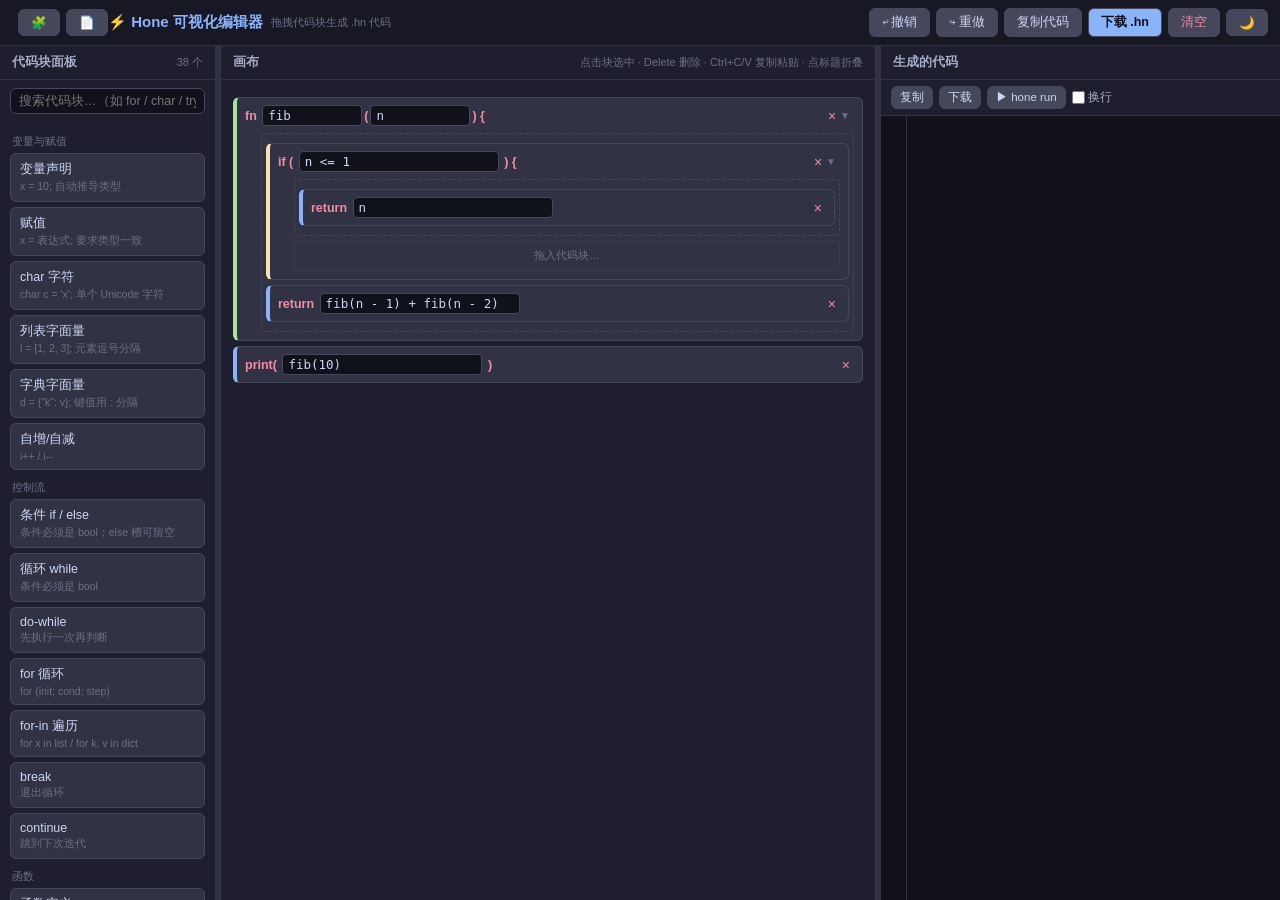
<file: editor/index.html>
<!DOCTYPE html>
<html lang="zh-CN">
<head>
<meta charset="UTF-8">
<meta name="viewport" content="width=device-width, initial-scale=1.0">
<title>Hone 可视化编辑器</title>
<style>
/* ========== 主题（CSS 变量，深/浅切换；安卓 8.1 WebView 兼容：不用 flex gap，用 margin） ========== */
:root {
  --bg: #1e1e2e; --bg2: #181825; --bg3: #11111b;
  --panel: #313244; --panel2: #45475a;
  --border: #313244; --border2: #45475a;
  --text: #cdd6f4; --text2: #a6adc8; --text3: #6c7086;
  --accent: #89b4fa; --accent2: #a6c8ff;
  --red: #f38ba8; --yellow: #f9e2af; --green: #a6e3a1;
  --pink: #f38ba8; --purple: #cba6f7;
  --shadow: rgba(0,0,0,0.35);
}
[data-theme="light"] {
  --bg: #eff1f5; --bg2: #e6e9ef; --bg3: #ffffff;
  --panel: #ffffff; --panel2: #dce0e8;
  --border: #dce0e8; --border2: #bcc0cc;
  --text: #4c4f69; --text2: #5c5f77; --text3: #8c8fa1;
  --accent: #1e66f5; --accent2: #3a7bfd;
  --red: #d20f39; --yellow: #df8e1d; --green: #40a02b;
  --pink: #d20f39; --purple: #8839ef;
  --shadow: rgba(0,0,0,0.15);
}
* { box-sizing: border-box; margin: 0; padding: 0; }
html, body { height: 100%; }
body {
  font-family: "Segoe UI", "Microsoft YaHei", sans-serif;
  background: var(--bg); color: var(--text);
  display: flex; flex-direction: column; overflow: hidden;
}
button { font-family: inherit; }

/* ========== 顶栏 ========== */
header {
  padding: 8px 12px; background: var(--bg2); border-bottom: 1px solid var(--border);
  display: flex; align-items: center;
}
header h1 { font-size: 15px; color: var(--accent); white-space: nowrap; }
header .sub { font-size: 11px; color: var(--text3); margin-left: 8px; white-space: nowrap; overflow: hidden; text-overflow: ellipsis; }
.spacer { flex: 1; }
.btn {
  background: var(--panel2); border: 1px solid var(--border2); color: var(--text);
  padding: 5px 12px; border-radius: 6px; cursor: pointer; font-size: 12.5px;
  margin-left: 6px; white-space: nowrap;
}
.btn:hover { background: var(--accent); color: var(--bg3); }
.btn.primary { background: var(--accent); color: var(--bg3); font-weight: 600; }
.btn.primary:hover { background: var(--accent2); }
.btn.danger { color: var(--red); }
.btn.danger:hover { background: var(--red); color: var(--bg3); }
.btn:disabled { opacity: 0.45; cursor: default; }
.btn:disabled:hover { background: var(--panel2); color: var(--text); }
.btn.small { padding: 3px 8px; font-size: 11.5px; }

/* ========== 三栏布局 ========== */
main { flex: 1; display: flex; overflow: hidden; }
section { display: flex; flex-direction: column; min-width: 0; }
section > h2 {
  font-size: 12.5px; color: var(--text2); padding: 8px 12px;
  border-bottom: 1px solid var(--border); display: flex; align-items: center;
}
section > h2 .count { font-size: 11px; color: var(--text3); margin-left: auto; font-weight: normal; }

/* 左：面板 */
#palette { width: 216px; flex: 0 0 auto; border-right: 1px solid var(--border); }
.search-box {
  margin: 8px 10px 4px; padding: 5px 8px; width: calc(100% - 20px);
  background: var(--bg3); border: 1px solid var(--border2); border-radius: 6px;
  color: var(--text); font-size: 12.5px;
}
#palette-list { padding: 6px 10px 12px; overflow-y: auto; flex: 1; }
.palette-group { font-size: 11px; color: var(--text3); margin: 10px 2px 4px; }
.palette-item {
  background: var(--panel); border: 1px solid var(--border2); border-radius: 6px;
  padding: 7px 9px; font-size: 12.5px; cursor: grab; user-select: none; margin-bottom: 5px;
  touch-action: none;
}
.palette-item:hover { background: var(--panel2); }
.palette-item small { display: block; color: var(--text3); font-size: 10.5px; margin-top: 2px; }
.palette-item.pal-dragging { opacity: 0.4; }
.palette-empty { color: var(--text3); font-size: 12px; text-align: center; margin-top: 16px; }

/* 分隔条 */
.splitter { width: 5px; cursor: col-resize; flex: 0 0 auto; background: var(--border); touch-action: none; }
.splitter:hover, .splitter.active { background: var(--accent); }

/* 中：画布 */
#canvas { flex: 1; }
#canvas-body { flex: 1; overflow-y: auto; padding: 12px; min-height: 0; }
#canvas-body.drop-zone.dragging-over { outline: 2px dashed var(--accent); outline-offset: -3px; }
.empty-tip { color: var(--text3); font-size: 12.5px; text-align: center; margin-top: 50px; line-height: 1.9; }
.empty-tip code { background: var(--panel); border: 1px solid var(--border2); border-radius: 4px; padding: 1px 5px; font-size: 11.5px; }

/* 代码块 */
.block {
  background: var(--panel); border: 1px solid var(--border2); border-left: 4px solid var(--accent);
  border-radius: 6px; margin: 5px 0; padding: 5px 8px; font-size: 12.5px;
  position: relative;
  touch-action: none; /* 触屏上块内拖动为拖拽而非滚动（滚动请用块外空白区） */
}
.block[data-type="if"], .block[data-type="while"], .block[data-type="for"], .block[data-type="do"], .block[data-type="forin"], .block[data-type="match"] { border-left-color: var(--yellow); }
.block[data-type="fn"], .block[data-type="tmpfn"], .block[data-type="asyncfn"], .block[data-type="class"] { border-left-color: var(--green); }
.block[data-type="comment"] { border-left-color: var(--text3); }
.block[data-type="try"] { border-left-color: var(--red); }
.block[data-type="char"] { border-left-color: var(--purple); }
.block.selected { outline: 2px solid var(--accent); outline-offset: 1px; }
.block.pal-dragging { opacity: 0.35; }
.block-head { display: flex; align-items: center; flex-wrap: wrap; }
.block-head .kw { color: var(--pink); font-weight: 600; white-space: pre; }
.block-head .txt { color: var(--green); font-style: italic; }
.block-head .fold {
  background: none; border: none; color: var(--text3); cursor: pointer;
  font-size: 10px; padding: 0 4px 0 0; margin: 0;
}
.block input, .block select {
  background: var(--bg3); border: 1px solid var(--border2); color: var(--text);
  border-radius: 4px; padding: 2px 5px; font-size: 12.5px; width: 100px;
  font-family: Consolas, monospace; margin: 2px 2px;
}
.block input.f-wide { width: 200px; }
.block select { width: auto; cursor: pointer; }
.del {
  background: none; border: none; color: var(--red); cursor: pointer;
  font-size: 14px; padding: 0 4px; margin-left: auto; line-height: 1;
}
.del:hover { color: var(--red); transform: scale(1.2); }
.slot {
  border: 1px dashed var(--border2); border-radius: 4px; margin: 5px 0 3px 16px; padding: 4px;
  min-height: 24px; touch-action: none;
}
.slot.slot-else { border-style: dotted; }
.slot.slot-catch { border-style: dotted; border-color: var(--red); }
.slot .empty-slot-hint { color: var(--text3); font-size: 10.5px; text-align: center; padding: 3px 0; }
.slot.dragover { border-color: var(--accent); background: rgba(137, 180, 250, 0.10); }
.slot.active-target { border-color: var(--accent); border-style: solid; background: rgba(137, 180, 250, 0.12); }
/* 插入位置指示线 */
.insert-bar { height: 3px; background: var(--accent); border-radius: 2px; margin: 1px 0; }
.block.collapsed > .slot, .block.collapsed > .block-head.extra, .block.collapsed > .slot-else, .block.collapsed > .slot-catch, .block.collapsed > .close { display: none; }
.block.collapsed .fold::before { content: "▶"; }
.block .fold::before { content: "▼"; }

/* 右：预览 */
#preview { width: 400px; flex: 0 0 auto; border-left: 1px solid var(--border); }
#preview-bar { padding: 6px 10px; display: flex; align-items: center; border-bottom: 1px solid var(--border); flex-wrap: wrap; }
#preview-bar .btn { margin-left: 0; margin-right: 6px; }
#status { font-size: 11.5px; color: var(--text3); margin-left: auto; }
#status.ok { color: var(--green); }
#status.err { color: var(--red); }
.chk { font-size: 11.5px; color: var(--text2); display: flex; align-items: center; margin-right: 6px; }
.chk input { margin-right: 3px; }
#code-wrap { flex: 1; display: flex; overflow: auto; background: var(--bg3); }
#code-lines {
  padding: 10px 6px 10px 10px; text-align: right; color: var(--text3); font-size: 11.5px;
  font-family: Consolas, monospace; line-height: 1.6; user-select: none; flex: 0 0 auto;
  border-right: 1px solid var(--border); min-width: 26px; white-space: pre;
}
#code {
  flex: 1; background: var(--bg3); border: none; color: var(--green);
  font-family: Consolas, "Courier New", monospace; font-size: 12.5px; line-height: 1.6;
  padding: 10px 12px; white-space: pre; overflow: visible; margin: 0;
}
#code-wrap.wrap #code, #code-wrap.wrap #code-lines { white-space: pre-wrap; word-break: break-all; }
#code .tok-kw { color: var(--pink); }
#code .tok-str { color: var(--green); }
#code .tok-num { color: var(--accent); }
#code .tok-com { color: var(--text3); font-style: italic; }
#code .tok-fn { color: var(--accent); }
#code .tok-char { color: var(--purple); }
#code .tok-err { color: var(--red); text-decoration: underline wavy var(--red); }

/* ========== 响应式（窄屏） ========== */
@media (max-width: 900px) {
  header .sub { display: none; }
  #palette { display: none; }
  #preview { display: none; }
  body.pal-open #palette { display: flex; position: absolute; left: 0; top: 0; bottom: 0; width: 240px; z-index: 20; background: var(--bg2); box-shadow: 2px 0 8px var(--shadow); }
  body.prev-open #preview { display: flex; position: absolute; right: 0; top: 0; bottom: 0; width: 60vw; max-width: 420px; z-index: 20; background: var(--bg2); box-shadow: -2px 0 8px var(--shadow); }
  .splitter { display: none; }
  #canvas { width: 100%; }
}
</style>
</head>
<body>
<header>
  <button class="btn" id="btn-mobile-pal" title="代码块面板">🧩</button>
  <button class="btn" id="btn-mobile-prev" title="代码预览">📄</button>
  <h1>⚡ Hone 可视化编辑器</h1>
  <span class="sub">拖拽代码块生成 .hn 代码</span>
  <div class="spacer"></div>
  <button class="btn" id="btn-undo" title="撤销 (Ctrl+Z)">↩ 撤销</button>
  <button class="btn" id="btn-redo" title="重做 (Ctrl+Y)">↪ 重做</button>
  <button class="btn" id="btn-copy">复制代码</button>
  <button class="btn primary" id="btn-download">下载 .hn</button>
  <button class="btn danger" id="btn-clear">清空</button>
  <button class="btn" id="btn-theme" title="切换主题">🌙</button>
</header>
<main>
  <section id="palette">
    <h2>代码块面板<span class="count" id="palette-count"></span></h2>
    <input id="palette-search" class="search-box" placeholder="搜索代码块…（如 for / char / try）">
    <div id="palette-list"></div>
  </section>
  <div class="splitter" id="splitter-left"></div>
  <section id="canvas">
    <h2>画布<span class="count">点击块选中 · Delete 删除 · Ctrl+C/V 复制粘贴 · 点标题折叠</span></h2>
    <div id="canvas-body" class="drop-zone">
      <div class="empty-tip">从左侧拖拽代码块到这里开始编程<br>嵌套块（if / while / 函数 / try 等）内部有虚线槽位，可继续拖入子块<br>按住拖到两个块之间可插入到中间</div>
    </div>
  </section>
  <div class="splitter" id="splitter-right"></div>
  <section id="preview">
    <h2>生成的代码<span class="count" id="validate-status"></span></h2>
    <div id="preview-bar">
      <button class="btn small" id="btn-copy2">复制</button>
      <button class="btn small" id="btn-download2">下载</button>
      <button class="btn small" id="btn-run">▶ hone run</button>
      <label class="chk"><input type="checkbox" id="chk-wrap">换行</label>
      <span id="status"></span>
    </div>
    <div id="code-wrap">
      <pre id="code-lines"></pre>
      <pre id="code"></pre>
    </div>
  </section>
</main>
<script>
"use strict";
/* =========================================================================
 * Hone 可视化编辑器（单文件重构版）
 *  - 模板驱动：代码块统一由 TEMPLATES 描述，消除重复代码
 *  - 事件委托：拖放/删除/输入全部委托到画布，动态槽位天然可用（修复旧版嵌套 Bug）
 *  - pointer 事件统一拖拽：桌面 + 触屏（安卓 8.1 WebView）一致
 *  - ES2017 语法：避免可选链 / ?. / ?? / flat / Object.fromEntries 等新特性
 * ========================================================================= */

// ---------- 小工具 ----------
function $(id) { return document.getElementById(id); }
function esc(s) {
  return String(s).replace(/&/g, "&amp;").replace(/</g, "&lt;").replace(/>/g, "&gt;").replace(/"/g, "&quot;").replace(/'/g, "&#39;");
}
function debounce(fn, ms) {
  var t = null;
  return function () {
    var args = arguments, self = this;
    if (t) clearTimeout(t);
    t = setTimeout(function () { fn.apply(self, args); }, ms);
  };
}
function isBlock(el) { return el && el.classList && el.classList.contains("block"); }
function isSlot(el) { return el && el.classList && el.classList.contains("slot"); }
function closestBlock(el) {
  while (el && el !== document.body) {
    if (isBlock(el)) return el;
    el = el.parentNode;
  }
  return null;
}
function closestSlot(el) {
  while (el && el !== document.body) {
    if (isSlot(el)) return el;
    el = el.parentNode;
  }
  return null;
}
// 查找放置容器：优先最近的槽位，否则画布本体
function dropZoneFor(el) {
  var s = closestSlot(el);
  if (s) return s;
  return $("canvas-body");
}

/* =========================================================================
 * 代码块模板（数据驱动：head 描述头部形态，slots 描述嵌套槽位，gen 生成代码）
 *   head 元素: {k:"kw", s:"文字"} 关键字 / {k:"f", f:"字段名", def:"默认", wide:true} 输入框
 *             {k:"sel", f:"字段名", opts:[...], def:"默认"} 下拉框
 *   slots: ["body"] 主体槽；["body","else"] if；["body","catch"] try
 *   gen(v, c): v=字段值 dict，c={body, else, catch} 子槽代码（多行、已带相对缩进）
 * ========================================================================= */
var TEMPLATES = [
  // ---------- 变量与赋值 ----------
  { type: "var", group: "变量与赋值", label: "变量声明", hint: "x = 10; 自动推导类型",
    head: [{ k: "kw", s: "变量 " }, { k: "f", f: "name", def: "x" }, { k: "kw", s: " = " }, { k: "f", f: "expr", def: "10" }],
    gen: function (v) { return (v.name || "x") + " = " + (v.expr || "") + ";"; } },
  { type: "assign", group: "变量与赋值", label: "赋值", hint: "x = 表达式; 要求类型一致",
    head: [{ k: "kw", s: "赋值 " }, { k: "f", f: "name", def: "x" }, { k: "kw", s: " = " }, { k: "f", f: "expr", def: "x + 1" }],
    gen: function (v) { return (v.name || "x") + " = " + (v.expr || "") + ";"; } },
  { type: "char", group: "变量与赋值", label: "char 字符", hint: "char c = 'x'; 单个 Unicode 字符",
    head: [{ k: "kw", s: "char " }, { k: "f", f: "name", def: "c" }, { k: "kw", s: " = " }, { k: "f", f: "expr", def: "'x'" }],
    gen: function (v) { return "char " + (v.name || "c") + " = " + (v.expr || "'x'") + ";"; } },
  { type: "list", group: "变量与赋值", label: "列表字面量", hint: "l = [1, 2, 3]; 元素逗号分隔",
    head: [{ k: "kw", s: "列表 " }, { k: "f", f: "name", def: "l" }, { k: "kw", s: " = [" }, { k: "f", f: "expr", def: "1, 2, 3", wide: true }, { k: "kw", s: "]" }],
    gen: function (v) { return (v.name || "l") + " = [" + (v.expr || "") + "];"; } },
  { type: "dict", group: "变量与赋值", label: "字典字面量", hint: "d = {\"k\": v}; 键值用 : 分隔",
    head: [{ k: "kw", s: "字典 " }, { k: "f", f: "name", def: "d" }, { k: "kw", s: " = {" }, { k: "f", f: "expr", def: '"k": 1', wide: true }, { k: "kw", s: "}" }],
    gen: function (v) { return (v.name || "d") + " = {" + (v.expr || "") + "};"; } },
  { type: "incdec", group: "变量与赋值", label: "自增/自减", hint: "i++ / i--",
    head: [{ k: "f", f: "name", def: "i" }, { k: "sel", f: "op", opts: ["++", "--"], def: "++" }],
    gen: function (v) { return (v.name || "i") + (v.op || "++") + ";"; } },

  // ---------- 控制流 ----------
  { type: "if", group: "控制流", label: "条件 if / else", hint: "条件必须是 bool；else 槽可留空",
    head: [{ k: "kw", s: "if ( " }, { k: "f", f: "cond", def: "x > 5", wide: true }, { k: "kw", s: " ) {" }],
    slots: ["body", "else"],
    gen: function (v, c) {
      var head = "if (" + (v.cond || "") + ")";
      if (!c.body && !c.else) return head + " { }";
      if (!c.else) return head + " {\n" + c.body + "\n}";
      return head + " {\n" + c.body + "\n} else {\n" + c.else + "\n}";
    } },
  { type: "while", group: "控制流", label: "循环 while", hint: "条件必须是 bool",
    head: [{ k: "kw", s: "while ( " }, { k: "f", f: "cond", def: "i < 10", wide: true }, { k: "kw", s: " ) {" }],
    slots: ["body"],
    gen: function (v, c) {
      return c.body ? "while (" + (v.cond || "") + ") {\n" + c.body + "\n}" : "while (" + (v.cond || "") + ") { }";
    } },
  { type: "do", group: "控制流", label: "do-while", hint: "先执行一次再判断",
    head: [{ k: "kw", s: "do {" }],
    slots: ["body"],
    fields_extra: [{ k: "kw", s: "} while ( " }, { k: "f", f: "cond", def: "i < 10", wide: true }, { k: "kw", s: " );" }],
    gen: function (v, c) {
      return c.body ? "do {\n" + c.body + "\n} while (" + (v.cond || "") + ");" : "do { } while (" + (v.cond || "") + ");";
    } },
  { type: "for", group: "控制流", label: "for 循环", hint: "for (init; cond; step)",
    head: [{ k: "kw", s: "for ( " }, { k: "f", f: "init", def: "i = 0" }, { k: "kw", s: "; " }, { k: "f", f: "cond", def: "i < 10" }, { k: "kw", s: "; " }, { k: "f", f: "step", def: "i++" }, { k: "kw", s: " ) {" }],
    slots: ["body"],
    gen: function (v, c) {
      var head = "for (" + (v.init || "") + "; " + (v.cond || "") + "; " + (v.step || "") + ")";
      return c.body ? head + " {\n" + c.body + "\n}" : head + " { }";
    } },
  { type: "forin", group: "控制流", label: "for-in 遍历", hint: "for x in list / for k, v in dict",
    head: [{ k: "kw", s: "for " }, { k: "f", f: "var", def: "x" }, { k: "kw", s: " in " }, { k: "f", f: "iter", def: "nums" }, { k: "kw", s: " {" }],
    slots: ["body"],
    gen: function (v, c) {
      var head = "for " + (v.var || "x") + " in " + (v.iter || "");
      return c.body ? head + " {\n" + c.body + "\n}" : head + " { }";
    } },
  { type: "break", group: "控制流", label: "break", hint: "退出循环",
    head: [{ k: "kw", s: "break;" }],
    gen: function () { return "break;"; } },
  { type: "continue", group: "控制流", label: "continue", hint: "跳到下次迭代",
    head: [{ k: "kw", s: "continue;" }],
    gen: function () { return "continue;"; } },

  // ---------- 函数 ----------
  { type: "fn", group: "函数", label: "函数定义", hint: "fn 名称(参数) { ... }",
    head: [{ k: "kw", s: "fn " }, { k: "f", f: "name", def: "main" }, { k: "kw", s: "(" }, { k: "f", f: "params", def: "a, b" }, { k: "kw", s: ") {" }],
    slots: ["body"],
    gen: function (v, c) {
      var head = "fn " + (v.name || "main") + "(" + (v.params || "") + ")";
      return c.body ? head + " {\n" + c.body + "\n}" : head + " { }";
    } },
  { type: "tmpfn", group: "函数", label: "临时函数 tmp fn", hint: "编译自动忽略",
    head: [{ k: "kw", s: "tmp fn " }, { k: "f", f: "name", def: "helper" }, { k: "kw", s: "(" }, { k: "f", f: "params", def: "" }, { k: "kw", s: ") {" }],
    slots: ["body"],
    gen: function (v, c) {
      var head = "tmp fn " + (v.name || "helper") + "(" + (v.params || "") + ")";
      return c.body ? head + " {\n" + c.body + "\n}" : head + " { }";
    } },
  { type: "asyncfn", group: "函数", label: "async 异步函数", hint: "后台线程执行，await 等待",
    head: [{ k: "kw", s: "async fn " }, { k: "f", f: "name", def: "task" }, { k: "kw", s: "(" }, { k: "f", f: "params", def: "" }, { k: "kw", s: ") {" }],
    slots: ["body"],
    gen: function (v, c) {
      var head = "async fn " + (v.name || "task") + "(" + (v.params || "") + ")";
      return c.body ? head + " {\n" + c.body + "\n}" : head + " { }";
    } },
  { type: "return", group: "函数", label: "返回 return", hint: "return 表达式;",
    head: [{ k: "kw", s: "return " }, { k: "f", f: "expr", def: "x", wide: true }],
    gen: function (v) { return "return " + (v.expr || "") + ";"; } },
  { type: "class", group: "函数", label: "class 类", hint: "类内可拖入 fn 方法块",
    head: [{ k: "kw", s: "class " }, { k: "f", f: "name", def: "Math" }, { k: "kw", s: " {" }],
    slots: ["body"],
    gen: function (v, c) {
      var head = "class " + (v.name || "Math");
      return c.body ? head + " {\n" + c.body + "\n}" : head + " { }";
    } },

  // ---------- 输出与调试 ----------
  { type: "print", group: "输出与调试", label: "输出 print", hint: "print(值); 自动换行",
    head: [{ k: "kw", s: "print( " }, { k: "f", f: "expr", def: '"Hello Hone!"', wide: true }, { k: "kw", s: " )" }],
    gen: function (v) { return "print(" + (v.expr || "") + ");"; } },
  { type: "debug_print", group: "输出与调试", label: "调试输出 debug_print", hint: "仅 debug 模式生效",
    head: [{ k: "kw", s: "debug_print( " }, { k: "f", f: "expr", def: '"x = " + to_str(x)', wide: true }, { k: "kw", s: " )" }],
    gen: function (v) { return "debug_print(" + (v.expr || "") + ");"; } },
  { type: "log", group: "输出与调试", label: "日志 log", hint: "彩色输出 info/warn/error/debug",
    head: [{ k: "kw", s: "log." }, { k: "sel", f: "level", opts: ["info", "warn", "error", "debug"], def: "info" }, { k: "kw", s: "( " }, { k: "f", f: "msg", def: '"hello"', wide: true }, { k: "kw", s: " )" }],
    gen: function (v) { return "log." + (v.level || "info") + "(" + (v.msg || '""') + ");"; } },
  { type: "comment", group: "输出与调试", label: "注释", hint: "// 说明文字",
    head: [{ k: "kw", s: "// " }, { k: "f", f: "text", def: "这是注释", wide: true }],
    gen: function (v) { return "// " + (v.text || ""); } },

  // ---------- 集合与字符串 ----------
  { type: "fstring", group: "集合与字符串", label: "f-string 插值", hint: "s = f\"...{expr}...\"",
    head: [{ k: "kw", s: "f-string " }, { k: "f", f: "name", def: "s" }, { k: "kw", s: " = f\"" }, { k: "f", f: "expr", def: "你好, {name}!", wide: true }, { k: "kw", s: "\"" }],
    gen: function (v) { return (v.name || "s") + " = f\"" + (v.expr || "") + "\";"; } },
  { type: "multistr", group: "集合与字符串", label: "三引号字符串", hint: "保留换行，不转义",
    head: [{ k: "kw", s: "多行 " }, { k: "f", f: "name", def: "text" }, { k: "kw", s: " = \"\"\"" }, { k: "f", f: "expr", def: "line1\\nline2", wide: true }, { k: "kw", s: "\"\"\"" }],
    gen: function (v) { return (v.name || "text") + " = \"\"\"" + (v.expr || "") + "\"\"\";"; } },
  { type: "charfn", group: "集合与字符串", label: "char 函数", hint: "ord('中') → 20013 / char(i) / char_at(s, i)",
    head: [{ k: "sel", f: "op", opts: ["ord", "char", "char_at"], def: "ord" }, { k: "kw", s: "( " }, { k: "f", f: "a", def: "'中'" }, { k: "kw", s: ", " }, { k: "f", f: "b", def: "0" }, { k: "kw", s: " )" }],
    gen: function (v) {
      var op = v.op || "ord";
      if (op === "char_at") return "char_at(" + (v.a || '""') + ", " + (v.b || "0") + ");";
      return op + "(" + (v.a || "") + ");";
    } },

  // ---------- 内置函数 ----------
  { type: "path", group: "内置函数", label: "路径 path", hint: "join / dirname / basename",
    head: [{ k: "kw", s: "path." }, { k: "sel", f: "op", opts: ["join", "dirname", "basename"], def: "join" }, { k: "kw", s: "( " }, { k: "f", f: "a", def: '"a"' }, { k: "kw", s: ", " }, { k: "f", f: "b", def: '"b"' }, { k: "kw", s: " )" }],
    gen: function (v) {
      var op = v.op || "join";
      if (op === "join") return "path.join(" + (v.a || '""') + ", " + (v.b || '""') + ");";
      return "path." + op + "(" + (v.a || '""') + ");";
    } },
  { type: "args", group: "内置函数", label: "参数 args", hint: "get / has 命令行参数",
    head: [{ k: "kw", s: "args." }, { k: "sel", f: "op", opts: ["get", "has"], def: "get" }, { k: "kw", s: "( " }, { k: "f", f: "a", def: '"port"' }, { k: "kw", s: " )" }],
    gen: function (v) { return "args." + (v.op || "get") + "(" + (v.a || '""') + ");"; } },
  { type: "env", group: "内置函数", label: "环境变量 env", hint: "get / set",
    head: [{ k: "kw", s: "env." }, { k: "sel", f: "op", opts: ["get", "set"], def: "get" }, { k: "kw", s: "( " }, { k: "f", f: "a", def: '"PATH"' }, { k: "kw", s: ", " }, { k: "f", f: "b", def: '"/usr/bin"' }, { k: "kw", s: " )" }],
    gen: function (v) {
      var op = v.op || "get";
      if (op === "set") return "env.set(" + (v.a || '""') + ", " + (v.b || '""') + ");";
      return "env.get(" + (v.a || '""') + ");";
    } },
  { type: "db", group: "内置函数", label: "键值存储 db", hint: "set / get",
    head: [{ k: "kw", s: "db." }, { k: "sel", f: "op", opts: ["set", "get"], def: "set" }, { k: "kw", s: "( " }, { k: "f", f: "a", def: '"key"' }, { k: "kw", s: ", " }, { k: "f", f: "b", def: '"val"' }, { k: "kw", s: " )" }],
    gen: function (v) {
      var op = v.op || "set";
      if (op === "set") return "db.set(" + (v.a || '""') + ", " + (v.b || '""') + ");";
      return "db.get(" + (v.a || '""') + ");";
    } },
  { type: "regex", group: "内置函数", label: "正则 regex", hint: "match / replace",
    head: [{ k: "kw", s: "regex." }, { k: "sel", f: "op", opts: ["match", "replace"], def: "match" }, { k: "kw", s: "( " }, { k: "f", f: "a", def: '"^\\d+$"' }, { k: "kw", s: ", " }, { k: "f", f: "b", def: '"abc123"' }, { k: "kw", s: " )" }],
    gen: function (v) {
      var op = v.op || "match";
      if (op === "replace") return "regex.replace(" + (v.a || '""') + ", " + (v.b || '""') + ", \"\");";
      return "regex.match(" + (v.a || '""') + ", " + (v.b || '""') + ");";
    } },
  { type: "crypto", group: "内置函数", label: "哈希 crypto", hint: "md5 / sha256",
    head: [{ k: "kw", s: "crypto." }, { k: "sel", f: "op", opts: ["md5", "sha256"], def: "md5" }, { k: "kw", s: "( " }, { k: "f", f: "a", def: '"hello"' }, { k: "kw", s: " )" }],
    gen: function (v) { return "crypto." + (v.op || "md5") + "(" + (v.a || '""') + ");"; } },
  { type: "ord", group: "内置函数", label: "ord 码点", hint: "ord('中') → 20013",
    head: [{ k: "kw", s: "ord( " }, { k: "f", f: "a", def: "'中'" }, { k: "kw", s: " )" }],
    gen: function (v) { return "ord(" + (v.a || "'a'") + ");"; } },

  // ---------- 高级 ----------
  { type: "match", group: "高级", label: "match 模式匹配", hint: "槽位中拖入 模式=>值 分支块",
    head: [{ k: "kw", s: "match " }, { k: "f", f: "expr", def: "status", wide: true }, { k: "kw", s: " {" }],
    slots: ["body"],
    gen: function (v, c) {
      return "match " + (v.expr || "") + " {\n" + (c.body || "") + "\n}";
    } },
  { type: "matchcase", group: "高级", label: "match 分支", hint: "模式 => 值（仅放 match 槽内）",
    head: [{ k: "f", f: "pat", def: "200" }, { k: "kw", s: " => " }, { k: "f", f: "val", def: '"OK"', wide: true }, { k: "kw", s: "," }],
    gen: function (v) { return (v.pat || "_") + " => " + (v.val || '""') + ","; } },
  { type: "try", group: "高级", label: "try-catch", hint: "try { } catch e { } 错误处理",
    head: [{ k: "kw", s: "try {" }],
    slots: ["body", "catch"],
    fields_extra: [{ k: "kw", s: "} catch " }, { k: "f", f: "var", def: "e" }, { k: "kw", s: " {" }],
    gen: function (v, c) {
      var head = "try {\n" + (c.body || "") + "\n}";
      if (c.catch) head += " catch " + (v.var || "e") + " {\n" + c.catch + "\n}";
      return head;
    } },
  { type: "enum", group: "高级", label: "枚举 enum", hint: "enum Name { A, B(int) }",
    head: [{ k: "kw", s: "enum " }, { k: "f", f: "name", def: "Color" }, { k: "kw", s: " { " }, { k: "f", f: "variants", def: "Red, Green, Blue", wide: true }, { k: "kw", s: " }" }],
    gen: function (v) { return "enum " + (v.name || "Color") + " { " + (v.variants || "") + " };"; } },
  { type: "struct", group: "高级", label: "结构体 struct", hint: "struct Name { 字段: 类型 }",
    head: [{ k: "kw", s: "struct " }, { k: "f", f: "name", def: "Point" }, { k: "kw", s: " { " }, { k: "f", f: "fields", def: "x: int, y: float", wide: true }, { k: "kw", s: " }" }],
    gen: function (v) { return "struct " + (v.name || "Point") + " { " + (v.fields || "") + " };"; } },
  { type: "throw", group: "高级", label: "抛出 throw", hint: "throw 字符串或 error 值",
    head: [{ k: "kw", s: "throw " }, { k: "f", f: "expr", def: '"出错了"', wide: true }],
    gen: function (v) { return "throw " + (v.expr || "") + ";"; } },
];
var TPL_MAP = {};
TEMPLATES.forEach(function (t) { TPL_MAP[t.type] = t; });
var GROUPS = [];
TEMPLATES.forEach(function (t) {
  if (GROUPS.indexOf(t.group) < 0) GROUPS.push(t.group);
});

var blockSeq = 0;

// ---------- 块构造 ----------
function makeHead(tpl, saved) {
  var parts = [];
  var defOf = function (f) {
    var d = f.def;
    if (saved && saved.f && saved.f[f.f] !== undefined) d = saved.f[f.f];
    return d;
  };
  tpl.head.forEach(function (el) {
    if (el.k === "kw") {
      parts.push('<span class="kw">' + esc(el.s) + '</span>');
    } else if (el.k === "sel") {
      var opts = el.opts.map(function (o) {
        return '<option value="' + esc(o) + '"' + (defOf(el) === o ? " selected" : "") + ">" + esc(o) + "</option>";
      }).join("");
      parts.push('<select data-f="' + el.f + '">' + opts + "</select>");
    } else {
      parts.push('<input data-f="' + el.f + '" title="' + esc(el.label || el.f) + '" value="' + esc(defOf(el)) + '"' + (el.wide ? ' class="f-wide"' : "") + ">");
    }
  });
  return parts.join("");
}

function makeSlot(role, cls) {
  var s = document.createElement("div");
  s.className = "slot" + (cls ? " " + cls : "");
  s.dataset.role = role;
  s.appendChild(makeEmptyHint());
  return s;
}
function makeEmptyHint() {
  var h = document.createElement("div");
  h.className = "empty-slot-hint";
  h.textContent = "拖入代码块…";
  return h;
}
function refreshSlotHints(slot) {
  var has = false;
  for (var i = 0; i < slot.children.length; i++) {
    if (isBlock(slot.children[i])) { has = true; break; }
  }
  var hint = slot.querySelector(".empty-slot-hint");
  if (hint) hint.style.display = has ? "none" : "";
}

function makeBlock(tpl, saved) {
  var d = document.createElement("div");
  d.className = "block";
  d.dataset.type = tpl.type;
  d.id = "b" + (++blockSeq);
  d.setAttribute("draggable", "false");

  var head = document.createElement("div");
  head.className = "block-head";
  head.innerHTML = makeHead(tpl, saved);
  d.appendChild(head);

  var del = document.createElement("button");
  del.className = "del";
  del.textContent = "×";
  del.title = "删除该块";
  head.appendChild(del);

  if (tpl.slots && tpl.slots.length) {
    var fold = document.createElement("button");
    fold.className = "fold";
    fold.title = "折叠/展开";
    head.appendChild(fold);

    tpl.slots.forEach(function (role) {
      var cls = "";
      if (role === "else") cls = "slot-else";
      if (role === "catch") cls = "slot-catch";
      d.appendChild(makeSlot(role, cls));
    });
    // 尾部形态（do-while 的 `} while (cond);`、try 的 `} catch var {`）
    if (tpl.fields_extra) {
      var tail = document.createElement("div");
      tail.className = "block-head extra";
      var savedTail = saved || null;
      var html = "";
      tpl.fields_extra.forEach(function (el) {
        if (el.k === "kw") html += '<span class="kw">' + esc(el.s) + "</span>";
        else {
          var dv = el.def;
          if (savedTail && savedTail.f && savedTail.f[el.f] !== undefined) dv = savedTail.f[el.f];
          html += '<input data-f="' + el.f + '" value="' + esc(dv) + '"' + (el.wide ? ' class="f-wide"' : "") + ">";
        }
      });
      tail.innerHTML = html;
      d.appendChild(tail);
    }
  }
  return d;
}

// ---------- 面板渲染（分组 + 搜索） ----------
var paletteList = $("palette-list");
var searchBox = $("palette-search");
function renderPalette(filter) {
  filter = (filter || "").trim().toLowerCase();
  paletteList.innerHTML = "";
  var shown = 0;
  GROUPS.forEach(function (g) {
    var items = TEMPLATES.filter(function (t) {
      return t.group === g && (!filter || t.label.toLowerCase().indexOf(filter) >= 0 || t.hint.toLowerCase().indexOf(filter) >= 0 || t.type.indexOf(filter) >= 0);
    });
    if (!items.length) return;
    var gh = document.createElement("div");
    gh.className = "palette-group";
    gh.textContent = g;
    paletteList.appendChild(gh);
    items.forEach(function (t) {
      var item = document.createElement("div");
      item.className = "palette-item";
      item.dataset.type = t.type;
      item.innerHTML = esc(t.label) + "<small>" + esc(t.hint) + "</small>";
      item.addEventListener("pointerdown", function (e) { startDrag(e, item, "palette"); });
      paletteList.appendChild(item);
      shown++;
    });
  });
  $("palette-count").textContent = shown + " 个";
  if (!shown) {
    var empty = document.createElement("div");
    empty.className = "palette-empty";
    empty.textContent = "没有匹配的代码块";
    paletteList.appendChild(empty);
  }
}
searchBox.addEventListener("input", function () { renderPalette(searchBox.value); });
renderPalette("");

/* =========================================================================
 * 代码生成（模板 gen + 统一缩进）
 * ========================================================================= */
function collectFields(block) {
  var vals = {};
  var inputs = block.querySelectorAll("input[data-f], select[data-f]");
  for (var i = 0; i < inputs.length; i++) vals[inputs[i].dataset.f] = inputs[i].value;
  return vals;
}
function childCode(slot, indent) {
  var out = [];
  var kids = slot.children;
  for (var i = 0; i < kids.length; i++) {
    if (isBlock(kids[i])) out.push(genBlock(kids[i], indent));
  }
  return out.join("\n");
}
function genBlock(block, indent) {
  var tab = "\t".repeat(indent);
  var tpl = TPL_MAP[block.dataset.type];
  if (!tpl) return "";
  var vals = collectFields(block);
  var children = {};
  var roles = ["body", "else", "catch"];
  for (var r = 0; r < roles.length; r++) {
    var slot = block.querySelector('.slot[data-role="' + roles[r] + '"]');
    if (slot) {
      var code = childCode(slot, indent + 1);
      if (code) children[roles[r]] = code;
    }
  }
  var line = tpl.gen(vals, children);
  return line.split("\n").map(function (l) { return tab + l; }).join("\n");
}
function canvasCode() {
  var body = $("canvas-body");
  var out = [];
  var kids = body.children;
  for (var i = 0; i < kids.length; i++) {
    if (isBlock(kids[i])) out.push(genBlock(kids[i], 0));
  }
  return out.join("\n\n");
}

// ---------- 选中态 ----------
var selectedBlock = null;
function selectBlock(block) {
  if (selectedBlock) selectedBlock.classList.remove("selected");
  selectedBlock = block;
  if (block) block.classList.add("selected");
}

/* =========================================================================
 * pointer 事件统一拖拽（桌面 + 触屏）
 *  - 事件委托：拖放目标由 elementFromPoint + closestSlot 动态解析，
 *    动态创建的嵌套槽位天然可放置（修复旧版嵌套 Bug）
 *  - 插入位置：悬停槽内按 Y 坐标定位插入点，显示 .insert-bar 指示线
 * ========================================================================= */
var dragState = null;

function startDrag(e, el, source) {
  if (e.button !== 0 && e.pointerType === "mouse") return;
  if (e.target && e.target.closest && e.target.closest("input, select, button, .fold")) return;
  e.preventDefault();
  var ghost = document.createElement("div");
  ghost.className = "block ghost";
  ghost.style.position = "fixed";
  ghost.style.left = (e.clientX + 12) + "px";
  ghost.style.top = (e.clientY - 8) + "px";
  ghost.style.pointerEvents = "none";
  ghost.style.zIndex = "9999";
  ghost.style.opacity = "0.85";
  ghost.style.display = "none";
  ghost.innerHTML = el.outerHTML;
  document.body.appendChild(ghost);

  dragState = {
    el: el,
    source: source,
    ghost: ghost,
    startX: e.clientX,
    startY: e.clientY,
    moved: false,
    target: null,      // 当前悬停容器（.slot 或 canvas-body）
    bar: null          // 插入指示线
  };
  if (source === "canvas") el.classList.add("pal-dragging");
  document.addEventListener("pointermove", onDragMove);
  document.addEventListener("pointerup", onDragEnd);
}

function clearInsertBar() {
  if (dragState && dragState.bar && dragState.bar.parentNode) dragState.bar.parentNode.removeChild(dragState.bar);
  if (dragState) dragState.bar = null;
  if (dragState && dragState.target) dragState.target.classList.remove("active-target");
  if (dragState) dragState.target = null;
}
function showInsertBar(container, before) {
  clearInsertBar();
  var bar = document.createElement("div");
  bar.className = "insert-bar";
  if (before) container.insertBefore(bar, before);
  else container.appendChild(bar);
  dragState.bar = bar;
  dragState.target = container;
  container.classList.add("active-target");
}
// 在容器内按 Y 坐标寻找插入点
function insertionPoint(container, y) {
  var blocks = [];
  for (var i = 0; i < container.children.length; i++) {
    if (isBlock(container.children[i])) blocks.push(container.children[i]);
  }
  for (var j = 0; j < blocks.length; j++) {
    var r = blocks[j].getBoundingClientRect();
    if (y < r.top + r.height / 2) return { before: blocks[j] };
  }
  return { before: null };
}

function onDragMove(e) {
  if (!dragState) return;
  var dx = e.clientX - dragState.startX;
  var dy = e.clientY - dragState.startY;
  if (!dragState.moved && Math.abs(dx) + Math.abs(dy) > 5) {
    dragState.moved = true;
    dragState.ghost.style.display = "block";
  }
  if (!dragState.moved) return;

  var g = dragState.ghost;
  g.style.left = (e.clientX + 12) + "px";
  g.style.top = (e.clientY - 8) + "px";

  // 边缘自动滚动（画布与面板）
  autoScroll(e);

  // 解析悬停目标
  var under = document.elementFromPoint(e.clientX, e.clientY);
  if (!under) return;
  if (isBlock(dragState.el) && (under === dragState.el || dragState.el.contains(under))) {
    clearInsertBar();
    return;
  }
  var slot = closestSlot(under);
  var container = slot || $("canvas-body");
  if (dragState.el && (container === dragState.el || dragState.el.contains(container))) {
    clearInsertBar();
    return;
  }
  if (!dragState.moved) return;
  var pt = insertionPoint(container, e.clientY);
  showInsertBar(container, pt.before);
}

function onDragEnd(e) {
  if (!dragState) return;
  var ds = dragState;
  dragState = null;
  document.removeEventListener("pointermove", onDragMove);
  document.removeEventListener("pointerup", onDragEnd);
  if (ds.ghost.parentNode) ds.ghost.parentNode.removeChild(ds.ghost);

  if (ds.el && ds.source === "canvas") ds.el.classList.remove("pal-dragging");

  if (!ds.moved) {
    // 未拖动 = 点击：画布块选中 / 面板块不处理
    if (ds.source === "canvas") selectBlock(ds.el);
    return;
  }
  if (!ds.target) return; // 悬停在无效区域
  var before = null;
  if (ds.bar) before = ds.bar.nextSibling;
  var el = ds.el;
  if (ds.source === "palette") {
    el = makeBlock(TPL_MAP[ds.el.dataset.type], null);
  }
  pushHistory(); // 变更前入栈
  if (before) ds.target.insertBefore(el, before);
  else ds.target.appendChild(el);
  ds.target.classList.remove("active-target");
  if (ds.bar && ds.bar.parentNode) ds.bar.parentNode.removeChild(ds.bar);
  refreshSlotHints(ds.target);
  selectBlock(el);
  update();
}

function autoScroll(e) {
  var zones = [ $("canvas-body"), $("palette-list") ];
  for (var i = 0; i < zones.length; i++) {
    var z = zones[i];
    if (!z) continue;
    var r = z.getBoundingClientRect();
    if (e.clientY > r.bottom - 40 && z.scrollHeight > z.clientHeight) z.scrollTop += 14;
    else if (e.clientY < r.top + 40 && z.scrollTop > 0) z.scrollTop -= 14;
  }
}

// 画布内块：pointerdown 开始拖拽候选（移动后成为拖拽，未移动为选中）
document.addEventListener("pointerdown", function (e) {
  var b = closestBlock(e.target);
  if (!b) { selectBlock(null); return; }
  if (e.target.closest && e.target.closest("input, select, button, .fold")) return;
  startDrag(e, b, "canvas");
});

/* =========================================================================
 * 序列化 / 撤销重做 / 持久化
 * ========================================================================= */
function serializeBlock(b) {
  var data = { t: b.dataset.type, f: collectFields(b), c: {} };
  ["body", "else", "catch"].forEach(function (role) {
    var slot = b.querySelector('.slot[data-role="' + role + '"]');
    if (!slot) return;
    var kids = [];
    for (var i = 0; i < slot.children.length; i++) {
      if (isBlock(slot.children[i])) kids.push(serializeBlock(slot.children[i]));
    }
    if (kids.length) data.c[role] = kids;
  });
  return data;
}
function serializeCanvas() {
  var out = [];
  var kids = $("canvas-body").children;
  for (var i = 0; i < kids.length; i++) {
    if (isBlock(kids[i])) out.push(serializeBlock(kids[i]));
  }
  return out;
}
function deserializeBlock(data) {
  var tpl = TPL_MAP[data.t];
  if (!tpl) return null;
  var b = makeBlock(tpl, { f: data.f || {} });
  var roles = data.c || {};
  Object.keys(roles).forEach(function (role) {
    var slot = b.querySelector('.slot[data-role="' + role + '"]');
    if (!slot) return;
    roles[role].forEach(function (kid) {
      var el = deserializeBlock(kid);
      if (el) slot.appendChild(el);
    });
    refreshSlotHints(slot);
  });
  return b;
}
function loadCanvasData(data) {
  $("canvas-body").innerHTML = "";
  data.forEach(function (d) {
    var el = deserializeBlock(d);
    if (el) $("canvas-body").appendChild(el);
  });
  selectBlock(null);
  refreshAllHints();
  update();
}
function refreshAllHints() {
  var slots = document.querySelectorAll(".slot");
  for (var i = 0; i < slots.length; i++) refreshSlotHints(slots[i]);
}

// ---------- 撤销 / 重做 ----------
var undoStack = [];
var redoStack = [];
var HISTORY_LIMIT = 100;
function pushHistory() {
  undoStack.push(JSON.stringify(serializeCanvas()));
  if (undoStack.length > HISTORY_LIMIT) undoStack.shift();
  redoStack = [];
  updateUndoButtons();
}
function undo() {
  if (!undoStack.length) return;
  redoStack.push(JSON.stringify(serializeCanvas()));
  loadCanvasData(JSON.parse(undoStack.pop()));
  updateUndoButtons();
  statusTip("已撤销");
}
function redo() {
  if (!redoStack.length) return;
  undoStack.push(JSON.stringify(serializeCanvas()));
  loadCanvasData(JSON.parse(redoStack.pop()));
  updateUndoButtons();
  statusTip("已重做");
}
function updateUndoButtons() {
  $("btn-undo").disabled = !undoStack.length;
  $("btn-redo").disabled = !redoStack.length;
}

// ---------- 本地持久化（自动保存） ----------
var SAVE_KEY = "hone-editor-canvas-v2";
var saveCanvas = debounce(function () {
  try { localStorage.setItem(SAVE_KEY, JSON.stringify(serializeCanvas())); } catch (err) {}
}, 400);

// ---------- 复制 / 剪切 / 粘贴 ----------
var copyBuf = null;
function copySelected() {
  if (!selectedBlock) { statusTip("先点击选中一个块"); return false; }
  copyBuf = JSON.stringify(serializeBlock(selectedBlock));
  statusTip("已复制选中块（Ctrl+V 粘贴）");
  return true;
}
function cutSelected() {
  if (!copySelected()) return;
  pushHistory();
  var p = selectedBlock.parentNode;
  selectedBlock.remove();
  refreshSlotHints(p);
  selectBlock(null);
  update();
  statusTip("已剪切（Ctrl+V 粘贴）");
}
function pasteBlock() {
  if (!copyBuf) { statusTip("剪贴板为空"); return; }
  pushHistory();
  var data = JSON.parse(copyBuf);
  var el = deserializeBlock(data);
  if (!el) return;
  var target = $("canvas-body");
  var before = null;
  if (selectedBlock && selectedBlock.parentNode) {
    target = selectedBlock.parentNode;
    before = selectedBlock.nextSibling;
  }
  if (before) target.insertBefore(el, before);
  else target.appendChild(el);
  refreshSlotHints(target);
  selectBlock(el);
  update();
  statusTip("已粘贴");
}

// ---------- 删除 / 折叠（事件委托） ----------
function deleteBlock(block) {
  pushHistory();
  var p = block.parentNode;
  block.remove();
  refreshSlotHints(p);
  selectBlock(null);
  update();
}
document.addEventListener("click", function (e) {
  var del = e.target.closest ? e.target.closest(".del") : null;
  if (del) {
    var b = closestBlock(del);
    if (b) deleteBlock(b);
    return;
  }
  var fold = e.target.closest ? e.target.closest(".fold") : null;
  if (fold) {
    var blk = closestBlock(fold);
    if (blk) blk.classList.toggle("collapsed");
  }
});

// ---------- 键盘快捷键 ----------
document.addEventListener("keydown", function (e) {
  var t = e.target;
  if (t && (t.tagName === "INPUT" || t.tagName === "SELECT" || t.tagName === "TEXTAREA")) return;
  var ctrl = e.ctrlKey || e.metaKey;
  var k = e.key;
  if (k === "Delete" || k === "Backspace") {
    if (selectedBlock) { e.preventDefault(); deleteBlock(selectedBlock); }
  } else if (ctrl && (k === "z" || k === "Z")) {
    e.preventDefault();
    if (e.shiftKey) redo(); else undo();
  } else if (ctrl && (k === "y" || k === "Y")) {
    e.preventDefault(); redo();
  } else if (ctrl && (k === "c" || k === "C")) {
    e.preventDefault(); copySelected();
  } else if (ctrl && (k === "x" || k === "X")) {
    e.preventDefault(); cutSelected();
  } else if (ctrl && (k === "v" || k === "V")) {
    e.preventDefault(); pasteBlock();
  }
});

// ---------- 输入实时更新 + 自动保存（事件委托） ----------
document.addEventListener("input", function (e) {
  if (e.target && e.target.dataset && e.target.dataset.f !== undefined) {
    update();
    saveCanvas();
  }
});

// ---------- 工具栏按钮 ----------
$("btn-undo").addEventListener("click", undo);
$("btn-redo").addEventListener("click", redo);
$("btn-clear").addEventListener("click", function () {
  if (!confirm("清空画布？\n（可用 Ctrl+Z 撤销）")) return;
  pushHistory();
  $("canvas-body").innerHTML = "";
  selectBlock(null);
  update();
  saveCanvas();
  statusTip("画布已清空");
});
$("btn-theme").addEventListener("click", toggleTheme);

// ---------- 初始画布 ----------
function defaultCanvas() {
  return [
    { t: "fn", f: { name: "fib", params: "n" }, c: { body: [
      { t: "if", f: { cond: "n <= 1" }, c: { body: [ { t: "return", f: { expr: "n" } } ] } },
      { t: "return", f: { expr: "fib(n - 1) + fib(n - 2)" } }
    ] } },
    { t: "print", f: { expr: "fib(10)" } }
  ];
}
(function init() {
  var saved = null;
  try { saved = localStorage.getItem(SAVE_KEY); } catch (err) {}
  if (saved) {
    try {
      var data = JSON.parse(saved);
      if (Array.isArray(data) && data.length) { loadCanvasData(data); return; }
    } catch (err) {}
  }
  loadCanvasData(defaultCanvas());
})();

/* =========================================================================
 * 预览：语法高亮 + 行号 + 校验 + 复制/下载/运行
 * ========================================================================= */
var HONE_KW = ["fn", "if", "else", "while", "do", "for", "in", "return", "true", "false",
  "go", "try", "catch", "throw", "continue", "break", "match", "breakpoint", "load", "lazy",
  "use", "import", "alias", "as", "from", "tmp", "struct", "class", "enum", "async", "await",
  "int", "float", "bool", "str", "char"];
function isIdentChar(c) { return /[A-Za-z0-9_]/.test(c); }

// 逐字符扫描生成高亮 HTML（先转义，再套 tok-* class）
function highlightCode(code) {
  var html = "";
  var i = 0;
  var n = code.length;
  while (i < n) {
    var c = code[i];
    // 行注释
    if (c === "/" && code[i + 1] === "/") {
      var j = code.indexOf("\n", i);
      if (j < 0) j = n;
      html += '<span class="tok-com">' + esc(code.slice(i, j)) + "</span>";
      i = j;
      continue;
    }
    // 块注释
    if (c === "/" && code[i + 1] === "*") {
      var k = code.indexOf("*/", i + 2);
      var end = k < 0 ? n : k + 2;
      html += '<span class="tok-com">' + esc(code.slice(i, end)) + "</span>";
      i = end;
      continue;
    }
    // 字符串 "..." 或 f"..."
    if (c === '"') {
      var s = '"';
      var p = i + 1;
      while (p < n) {
        if (code[p] === "\\") { s += code.slice(p, p + 2); p += 2; continue; }
        if (code[p] === '"') { s += '"'; p++; break; }
        s += code[p]; p++;
      }
      html += '<span class="tok-str">' + esc(s) + "</span>";
      i = p;
      continue;
    }
    // 字符 '...'
    if (c === "'") {
      var ch = "'";
      var q = i + 1;
      while (q < n) {
        if (code[q] === "\\") { ch += code.slice(q, q + 2); q += 2; continue; }
        if (code[q] === "'") { ch += "'"; q++; break; }
        ch += code[q]; q++;
      }
      html += '<span class="tok-char">' + esc(ch) + "</span>";
      i = q;
      continue;
    }
    // 数字
    if (/[0-9]/.test(c)) {
      var d = i;
      while (d < n && /[0-9a-fA-FxX._]/.test(code[d])) d++;
      html += '<span class="tok-num">' + esc(code.slice(i, d)) + "</span>";
      i = d;
      continue;
    }
    // 标识符 / 关键字 / 函数名
    if (/[A-Za-z_]/.test(c)) {
      var w = i;
      while (w < n && isIdentChar(code[w])) w++;
      var word = code.slice(i, w);
      if (HONE_KW.indexOf(word) >= 0) {
        html += '<span class="tok-kw">' + esc(word) + "</span>";
      } else {
        var after = w;
        while (after < n && code[after] === " ") after++;
        if (code[after] === "(") html += '<span class="tok-fn">' + esc(word) + "</span>";
        else html += esc(word);
      }
      i = w;
      continue;
    }
    // 其他字符
    html += esc(c);
    i++;
  }
  return html;
}

function renderLineNumbers(code) {
  var n = code.split("\n").length;
  var lines = [];
  for (var i = 1; i <= n; i++) lines.push(String(i));
  $("code-lines").textContent = lines.join("\n");
}

// 括号/引号配对校验（忽略注释与字符串/字符内部）
function validateCode(code) {
  var errs = [];
  var stack = [];
  var pairs = { "(": ")", "[": "]", "{": "}" };
  var opens = "([{", closes = ")]}";
  var inStr = false, inChar = false, inCom = false, inMulti = false;
  var line = 1;
  for (var i = 0; i < code.length; i++) {
    var c = code[i];
    if (c === "\n") line++;
    if (inCom) { if (c === "\n") inCom = false; continue; }
    if (inMulti) { if (c === "*" && code[i + 1] === "/") { inMulti = false; i++; } continue; }
    if (inStr) {
      if (c === "\\") i++;
      else if (c === '"') inStr = false;
      continue;
    }
    if (inChar) {
      if (c === "\\") i++;
      else if (c === "'") inChar = false;
      continue;
    }
    if (c === "/" && code[i + 1] === "/") { inCom = true; i++; continue; }
    if (c === "/" && code[i + 1] === "*") { inMulti = true; i++; continue; }
    if (c === '"') { inStr = true; continue; }
    if (c === "'") { inChar = true; continue; }
    if (opens.indexOf(c) >= 0) stack.push({ ch: c, line: line });
    if (closes.indexOf(c) >= 0) {
      var top = stack.pop();
      if (!top) errs.push("第 " + line + " 行有多余的 `" + c + "`");
      else if (pairs[top.ch] !== c) errs.push("第 " + top.line + " 行 `" + top.ch + "` 与第 " + line + " 行 `" + c + "` 不匹配");
    }
  }
  if (inStr) errs.push("字符串未闭合（缺 `\"`）");
  if (inChar) errs.push("字符字面量未闭合（缺 `'`）");
  if (inMulti) errs.push("多行注释未闭合（缺 `*/`）");
  while (stack.length) {
    var t = stack.pop();
    errs.push("第 " + t.line + " 行缺少闭合 `" + pairs[t.ch] + "`");
  }
  return errs;
}

function update() {
  var code = canvasCode();
  $("code").innerHTML = highlightCode(code);
  renderLineNumbers(code);
  var errs = validateCode(code);
  var vs = $("validate-status");
  if (errs.length) {
    vs.textContent = "⚠ " + errs.length + " 处括号/引号问题";
    vs.title = errs.join("\n");
    vs.style.color = "var(--red)";
  } else {
    vs.textContent = "✓ 括号与引号配对";
    vs.title = "语法结构检查通过（完整语法校验请用 hone 运行）";
    vs.style.color = "var(--green)";
  }
  var tip = document.querySelector(".empty-tip");
  if (tip) tip.style.display = code ? "none" : "";
  saveCanvas();
}

// ---------- 状态提示 ----------
function statusTip(msg, isErr) {
  var st = $("status");
  st.textContent = msg;
  st.className = isErr ? "err" : "ok";
  clearTimeout(statusTip._t);
  statusTip._t = setTimeout(function () { st.textContent = ""; st.className = ""; }, 2200);
}

// ---------- 复制 / 下载 / 运行 ----------
function copyCode() {
  var code = $("code").textContent;
  if (!code) { statusTip("画布为空", true); return; }
  navigator.clipboard.writeText(code).then(function () { statusTip("已复制代码 ✓"); }, function () {
    statusTip("复制失败（请手动选择复制）", true);
  });
}
function downloadCode() {
  var code = $("code").textContent;
  if (!code) { statusTip("画布为空", true); return; }
  var blob = new Blob([code], { type: "text/plain" });
  var a = document.createElement("a");
  a.href = URL.createObjectURL(blob);
  a.download = "program.hn";
  document.body.appendChild(a);
  a.click();
  document.body.removeChild(a);
  setTimeout(function () { URL.revokeObjectURL(a.href); }, 1000);
  statusTip("已下载 program.hn ✓");
}
$("btn-copy").addEventListener("click", copyCode);
$("btn-copy2").addEventListener("click", copyCode);
$("btn-download").addEventListener("click", downloadCode);
$("btn-download2").addEventListener("click", downloadCode);
// 运行提示：浏览器沙箱无法直接调本机 hone，提供命令提示
$("btn-run").addEventListener("click", function () {
  var cmd = "hone run program.hn";
  navigator.clipboard.writeText(cmd).then(function () {
    statusTip("已复制：hone run program.hn（先下载保存，再在本机终端执行）");
  });
});
$("chk-wrap").addEventListener("change", function () {
  $("code-wrap").classList.toggle("wrap", $("chk-wrap").checked);
});

/* =========================================================================
 * 主题切换（深/浅，localStorage 记忆）
 * ========================================================================= */
function toggleTheme() {
  var cur = document.documentElement.getAttribute("data-theme") === "light" ? "dark" : "light";
  document.documentElement.setAttribute("data-theme", cur);
  $("btn-theme").textContent = cur === "light" ? "☀️" : "🌙";
  try { localStorage.setItem("hone-editor-theme", cur); } catch (err) {}
}
(function initTheme() {
  var t = null;
  try { t = localStorage.getItem("hone-editor-theme"); } catch (err) {}
  if (t === "light") {
    document.documentElement.setAttribute("data-theme", "light");
    $("btn-theme").textContent = "☀️";
  }
})();

/* =========================================================================
 * 分栏宽度拖拽（pointer 事件）
 * ========================================================================= */
function makeSplitter(splitter, target, minW, maxW) {
  splitter.addEventListener("pointerdown", function (e) {
    e.preventDefault();
    var moving = true;
    var startX = e.clientX;
    var startW = target.getBoundingClientRect().width;
    var dir = splitter.id === "splitter-left" ? 1 : -1;
    splitter.classList.add("active");
    function move(ev) {
      if (!moving) return;
      var w = startW + (ev.clientX - startX) * dir;
      if (w < minW) w = minW;
      if (w > maxW) w = maxW;
      target.style.width = w + "px";
    }
    function up() {
      moving = false;
      splitter.classList.remove("active");
      document.removeEventListener("pointermove", move);
      document.removeEventListener("pointerup", up);
    }
    document.addEventListener("pointermove", move);
    document.addEventListener("pointerup", up);
  });
}
makeSplitter($("splitter-left"), $("palette"), 160, 420);
makeSplitter($("splitter-right"), $("preview"), 280, 680);

// 窄屏（<=900px）下面板/预览以浮层开关显示
function closeMobilePanels() {
  document.body.classList.remove("pal-open");
  document.body.classList.remove("prev-open");
}
$("btn-mobile-pal").addEventListener("click", function () {
  document.body.classList.toggle("pal-open");
  document.body.classList.remove("prev-open");
});
$("btn-mobile-prev").addEventListener("click", function () {
  document.body.classList.toggle("prev-open");
  document.body.classList.remove("pal-open");
});
document.addEventListener("click", function (e) {
  if (document.body.classList.contains("pal-open") && e.target.closest("#palette")) return;
  if (document.body.classList.contains("prev-open") && e.target.closest("#preview")) return;
  // 点面板/预览浮层外部时关闭
  if (e.target.closest("#btn-mobile-pal, #btn-mobile-prev")) return;
  closeMobilePanels();
});
window.addEventListener("resize", function () {
  if (window.innerWidth > 900) closeMobilePanels();
});
</script>
</body>
</html>
</file>
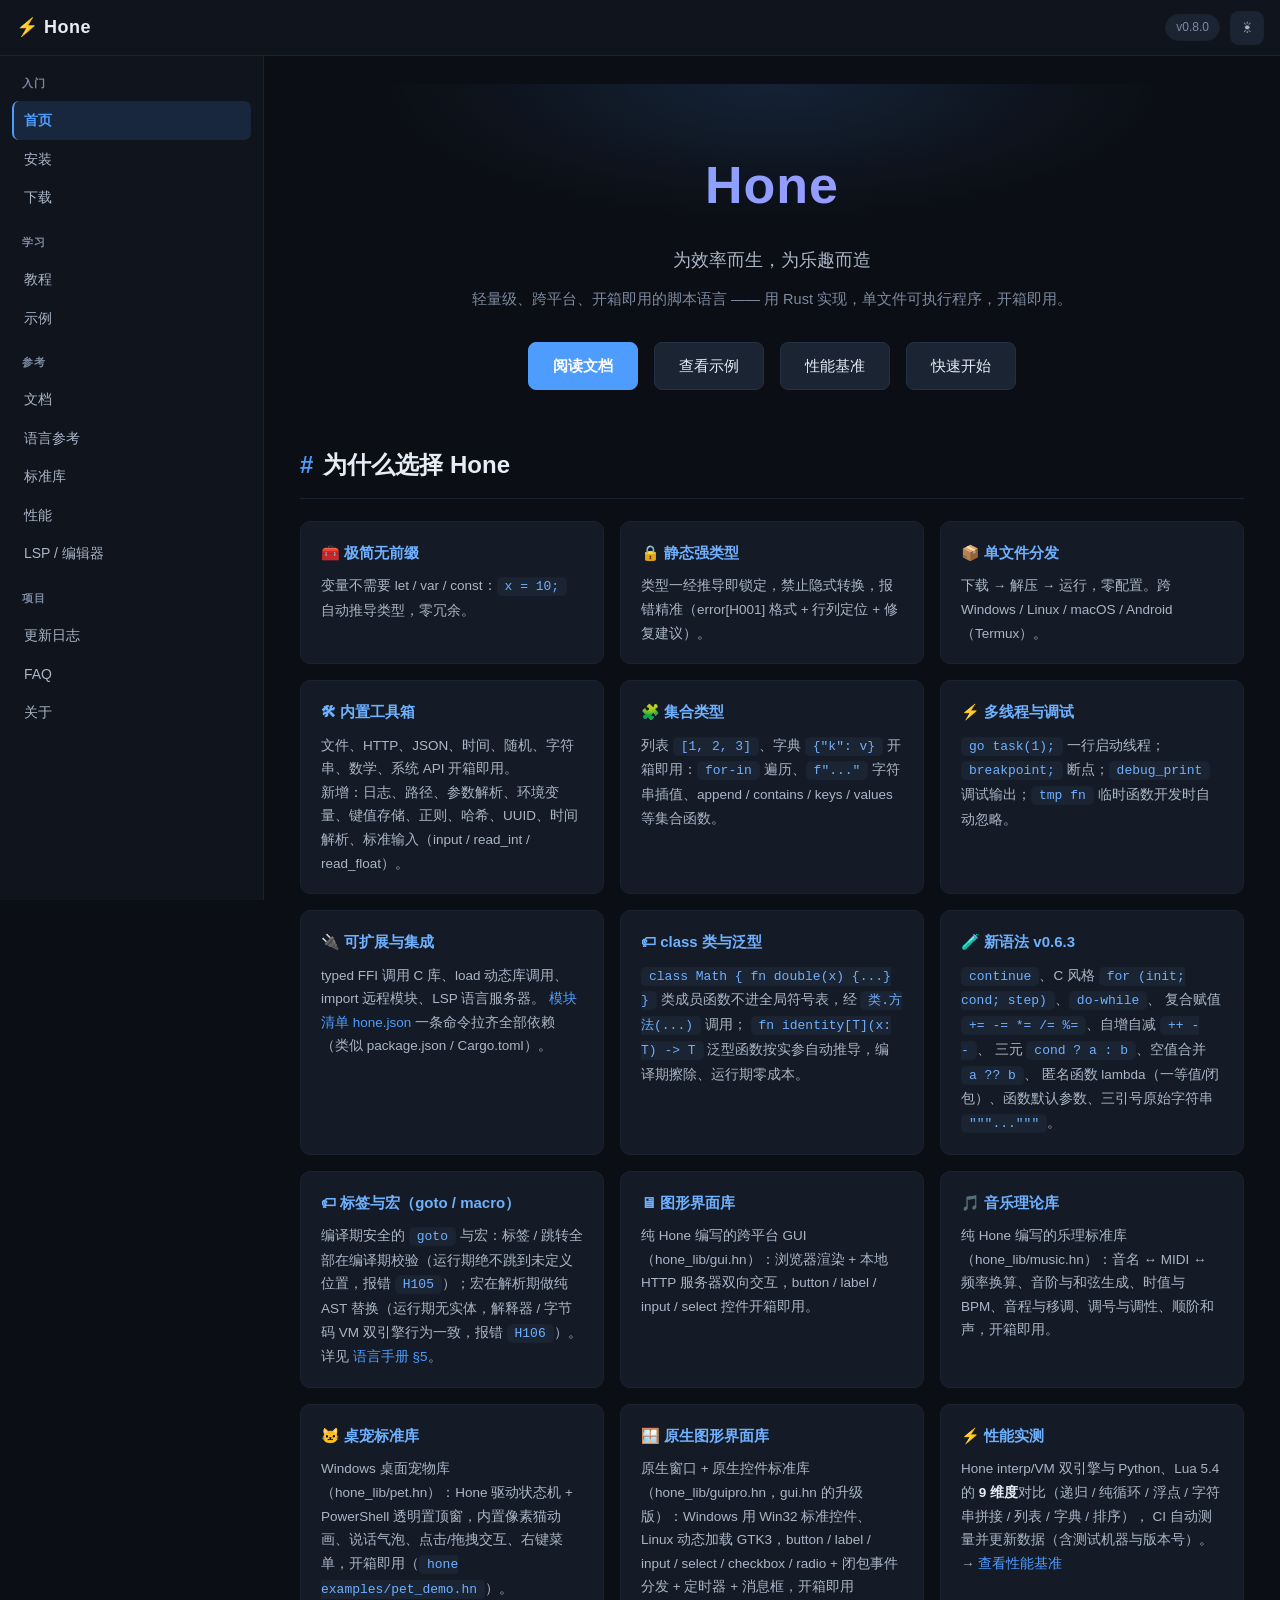
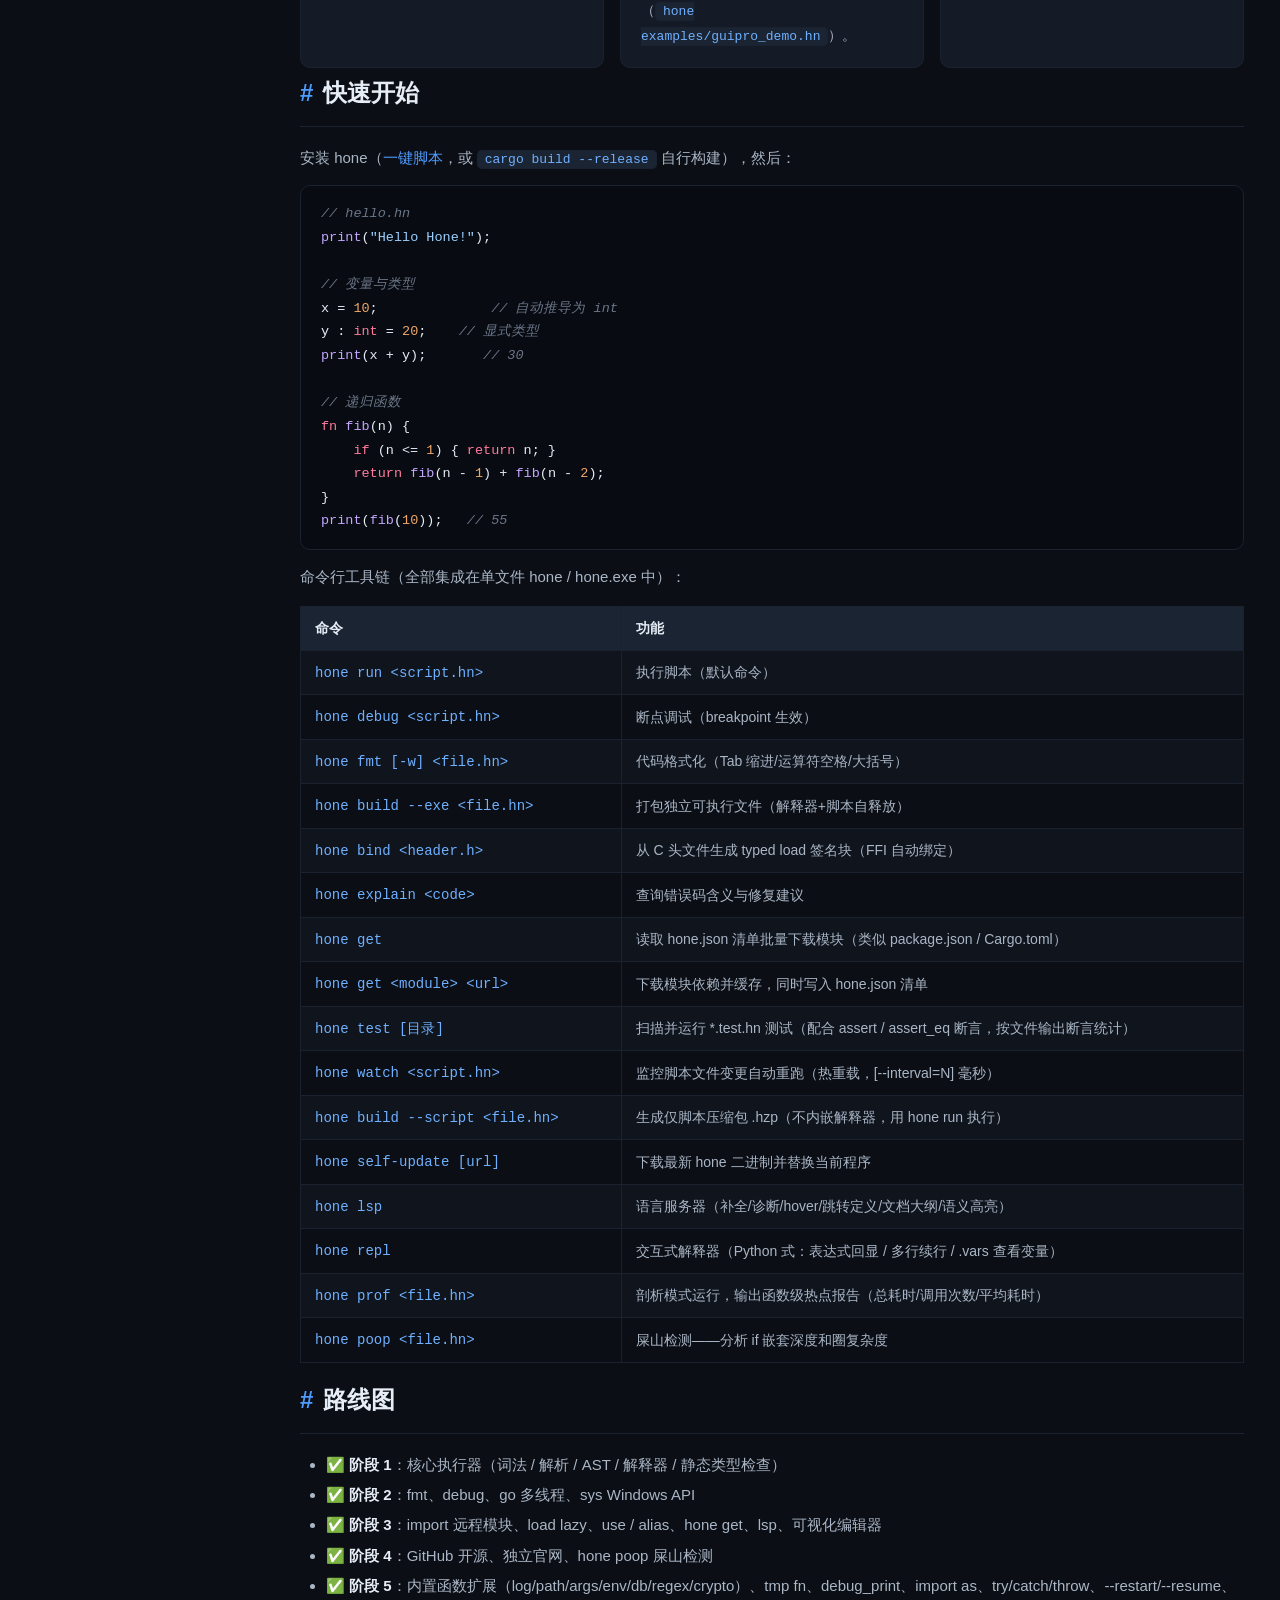
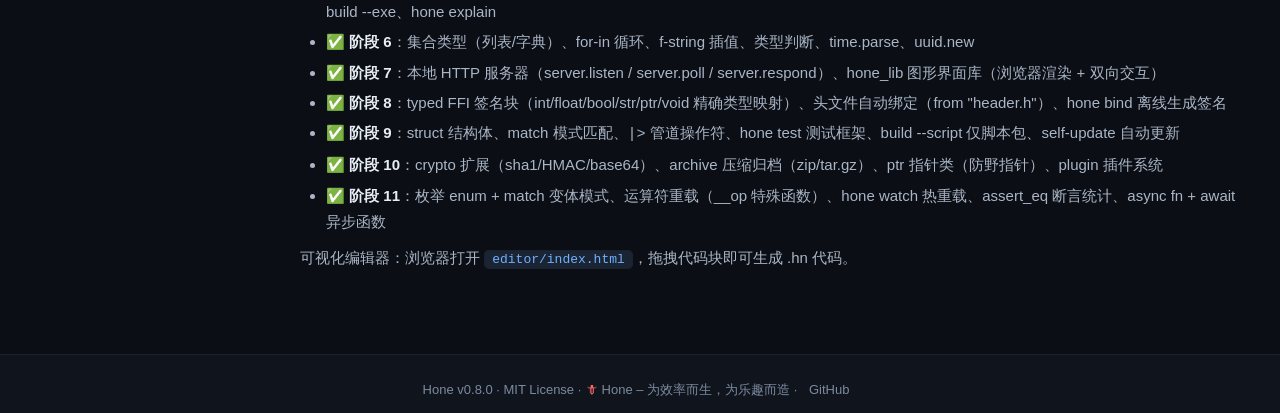
<file: 官网/index.html>
<!DOCTYPE html>
<html lang="zh-CN">
<head>
<meta charset="UTF-8">
<meta name="viewport" content="width=device-width, initial-scale=1.0">
<title>Hone 编程语言 - 为效率而生，为乐趣而造</title>
<meta name="description" content="Hone：轻量级、跨平台、开箱即用的脚本语言。用 Rust 实现，单文件可执行程序，静态强类型，开箱即用。">
<meta name="theme-color" content="#0b0e14">
<link rel="icon" href="favicon.png" type="image/png">
<link rel="stylesheet" href="style.css">
</head>
<body>
<header>
  <button class="menu-btn" onclick="toggleNav()" aria-label="菜单">&#9776;</button>
  <span class="logo"><span class="mark">&#9889;</span> Hone</span>
  <span class="spacer"></span>
  <span class="right">
    <span class="ver">v0.8.0</span>
    <button class="theme-toggle" onclick="toggleTheme()" title="切换主题" aria-label="切换主题"><span class="ti-light">&#9728;</span><span class="ti-dark">&#127769;</span></button>
  </span>
</header>

<aside class="sidebar" id="sidebar">
  <nav>
    <div class="nav-group">
      <div class="nav-title">入门</div>
      <a href="index.html" class="active">首页</a>
      <a href="install.html">安装</a>
      <a href="download.html">下载</a>
    </div>
    <div class="nav-group">
      <div class="nav-title">学习</div>
      <a href="tutorial.html">教程</a>
      <a href="examples.html">示例</a>
    </div>
    <div class="nav-group">
      <div class="nav-title">参考</div>
      <a href="docs.html">文档</a>
      <a href="language.html">语言参考</a>
      <a href="stdlib.html">标准库</a>
      <a href="perf.html">性能</a>
      <a href="lsp.html">LSP / 编辑器</a>
    </div>
    <div class="nav-group">
      <div class="nav-title">项目</div>
      <a href="changelog.html">更新日志</a>
      <a href="faq.html">FAQ</a>
      <a href="about.html">关于</a>
    </div>

  </nav>
</aside>
<div class="sidebar-backdrop" id="navBackdrop"></div>

<main>

  <div class="hero">
    <h1>Hone</h1>
    <p class="slogan">为效率而生，为乐趣而造</p>
    <p class="desc">轻量级、跨平台、开箱即用的脚本语言 —— 用 Rust 实现，单文件可执行程序，开箱即用。</p>
    <div class="btns">
      <a class="btn primary" href="docs.html">阅读文档</a>
      <a class="btn" href="examples.html">查看示例</a>
      <a class="btn" href="perf.html">性能基准</a>
      <a class="btn" href="#quickstart">快速开始</a>
    </div>
  </div>

  <section id="features">
    <h2><span class="hash">#</span>为什么选择 Hone</h2>
    <div class="cards">
      <div class="card"><h4>🧰 极简无前缀</h4><p>变量不需要 let / var / const：<code class="inline">x = 10;</code> 自动推导类型，零冗余。</p></div>
      <div class="card"><h4>🔒 静态强类型</h4><p>类型一经推导即锁定，禁止隐式转换，报错精准（error[H001] 格式 + 行列定位 + 修复建议）。</p></div>
      <div class="card"><h4>📦 单文件分发</h4><p>下载 → 解压 → 运行，零配置。跨 Windows / Linux / macOS / Android（Termux）。</p></div>
      <div class="card"><h4>🛠 内置工具箱</h4><p>文件、HTTP、JSON、时间、随机、字符串、数学、系统 API 开箱即用。<br>新增：日志、路径、参数解析、环境变量、键值存储、正则、哈希、UUID、时间解析、标准输入（input / read_int / read_float）。</p></div>
      <div class="card"><h4>🧩 集合类型</h4><p>列表 <code class="inline">[1, 2, 3]</code>、字典 <code class="inline">{"k": v}</code> 开箱即用：<code class="inline">for-in</code> 遍历、<code class="inline">f"..."</code> 字符串插值、append / contains / keys / values 等集合函数。</p></div>
      <div class="card"><h4>⚡ 多线程与调试</h4><p><code class="inline">go task(1);</code> 一行启动线程；<code class="inline">breakpoint;</code> 断点；<code class="inline">debug_print</code> 调试输出；<code class="inline">tmp fn</code> 临时函数开发时自动忽略。</p></div>
      <div class="card"><h4>🔌 可扩展与集成</h4><p>typed FFI 调用 C 库、load 动态库调用、import 远程模块、LSP 语言服务器。
        <a href="docs.html#manifest">模块清单 hone.json</a> 一条命令拉齐全部依赖（类似 package.json / Cargo.toml）。</p></div>
      <div class="card"><h4>🏷 class 类与泛型</h4><p><code class="inline">class Math { fn double(x) {...} }</code> 类成员函数不进全局符号表，经 <code class="inline">类.方法(...)</code> 调用；
        <code class="inline">fn identity[T](x: T) -&gt; T</code> 泛型函数按实参自动推导，编译期擦除、运行期零成本。</p></div>
      <div class="card"><h4>🧪 新语法 v0.6.3</h4><p><code class="inline">continue</code>、C 风格 <code class="inline">for (init; cond; step)</code>、<code class="inline">do-while</code>、
        复合赋值 <code class="inline">+= -= *= /= %=</code>、自增自减 <code class="inline">++ --</code>、
        三元 <code class="inline">cond ? a : b</code>、空值合并 <code class="inline">a ?? b</code>、
        匿名函数 lambda（一等值/闭包）、函数默认参数、三引号原始字符串 <code class="inline">"""..."""</code>。</p></div>
      <div class="card"><h4>🏷 标签与宏（goto / macro）</h4><p>编译期安全的 <code class="inline">goto</code> 与宏：标签 / 跳转全部在编译期校验（运行期绝不跳到未定义位置，报错 <code class="inline">H105</code>）；宏在解析期做纯 AST 替换（运行期无实体，解释器 / 字节码 VM 双引擎行为一致，报错 <code class="inline">H106</code>）。详见 <a href="docs.html#control">语言手册 §5</a>。</p></div>
      <div class="card"><h4>🖥 图形界面库</h4><p>纯 Hone 编写的跨平台 GUI（hone_lib/gui.hn）：浏览器渲染 + 本地 HTTP 服务器双向交互，button / label / input / select 控件开箱即用。</p></div>
      <div class="card"><h4>🎵 音乐理论库</h4><p>纯 Hone 编写的乐理标准库（hone_lib/music.hn）：音名 ↔ MIDI ↔ 频率换算、音阶与和弦生成、时值与 BPM、音程与移调、调号与调性、顺阶和声，开箱即用。</p></div>
      <div class="card"><h4>🐱 桌宠标准库</h4><p>Windows 桌面宠物库（hone_lib/pet.hn）：Hone 驱动状态机 + PowerShell 透明置顶窗，内置像素猫动画、说话气泡、点击/拖拽交互、右键菜单，开箱即用（<code class="inline">hone examples/pet_demo.hn</code>）。</p></div>
      <div class="card"><h4>🪟 原生图形界面库</h4><p>原生窗口 + 原生控件标准库（hone_lib/guipro.hn，gui.hn 的升级版）：Windows 用 Win32 标准控件、Linux 动态加载 GTK3，button / label / input / select / checkbox / radio + 闭包事件分发 + 定时器 + 消息框，开箱即用（<code class="inline">hone examples/guipro_demo.hn</code>）。</p></div>
      <div class="card"><h4>⚡ 性能实测</h4><p>Hone interp/VM 双引擎与 Python、Lua 5.4 的 <strong>9 维度</strong>对比（递归 / 纯循环 / 浮点 / 字符串拼接 / 列表 / 字典 / 排序），
        CI 自动测量并更新数据（含测试机器与版本号）。→ <a href="perf.html">查看性能基准</a></p></div>
    </div>
  </section>

  <section id="quickstart">
    <h2><span class="hash">#</span>快速开始</h2>
    <p>安装 hone（<a href="install.html">一键脚本</a>，或 <code class="inline">cargo build --release</code> 自行构建），然后：</p>
<pre><code><span class="c">// hello.hn</span>
<span class="f">print</span>(<span class="s">"Hello Hone!"</span>);

<span class="c">// 变量与类型</span>
x = <span class="n">10</span>;              <span class="c">// 自动推导为 int</span>
y : <span class="k">int</span> = <span class="n">20</span>;    <span class="c">// 显式类型</span>
<span class="f">print</span>(x + y);       <span class="c">// 30</span>

<span class="c">// 递归函数</span>
<span class="k">fn</span> <span class="f">fib</span>(n) {
    <span class="k">if</span> (n &lt;= <span class="n">1</span>) { <span class="k">return</span> n; }
    <span class="k">return</span> <span class="f">fib</span>(n - <span class="n">1</span>) + <span class="f">fib</span>(n - <span class="n">2</span>);
}
<span class="f">print</span>(<span class="f">fib</span>(<span class="n">10</span>));   <span class="c">// 55</span></code></pre>
    <p>命令行工具链（全部集成在单文件 hone / hone.exe 中）：</p>
    <table>
      <tr><th>命令</th><th>功能</th></tr>
      <tr><td><code>hone run &lt;script.hn&gt;</code></td><td>执行脚本（默认命令）</td></tr>
      <tr><td><code>hone debug &lt;script.hn&gt;</code></td><td>断点调试（breakpoint 生效）</td></tr>
      <tr><td><code>hone fmt [-w] &lt;file.hn&gt;</code></td><td>代码格式化（Tab 缩进/运算符空格/大括号）</td></tr>
      <tr><td><code>hone build --exe &lt;file.hn&gt;</code></td><td>打包独立可执行文件（解释器+脚本自释放）</td></tr>
      <tr><td><code>hone bind &lt;header.h&gt;</code></td><td>从 C 头文件生成 typed load 签名块（FFI 自动绑定）</td></tr>
      <tr><td><code>hone explain &lt;code&gt;</code></td><td>查询错误码含义与修复建议</td></tr>
      <tr><td><code>hone get</code></td><td>读取 hone.json 清单批量下载模块（类似 package.json / Cargo.toml）</td></tr>
      <tr><td><code>hone get &lt;module&gt; &lt;url&gt;</code></td><td>下载模块依赖并缓存，同时写入 hone.json 清单</td></tr>
      <tr><td><code>hone test [目录]</code></td><td>扫描并运行 *.test.hn 测试（配合 assert / assert_eq 断言，按文件输出断言统计）</td></tr>
      <tr><td><code>hone watch &lt;script.hn&gt;</code></td><td>监控脚本文件变更自动重跑（热重载，[--interval=N] 毫秒）</td></tr>
      <tr><td><code>hone build --script &lt;file.hn&gt;</code></td><td>生成仅脚本压缩包 .hzp（不内嵌解释器，用 hone run 执行）</td></tr>
      <tr><td><code>hone self-update [url]</code></td><td>下载最新 hone 二进制并替换当前程序</td></tr>
      <tr><td><code>hone lsp</code></td><td>语言服务器（补全/诊断/hover/跳转定义/文档大纲/语义高亮）</td></tr>
      <tr><td><code>hone repl</code></td><td>交互式解释器（Python 式：表达式回显 / 多行续行 / .vars 查看变量）</td></tr>
      <tr><td><code>hone prof &lt;file.hn&gt;</code></td><td>剖析模式运行，输出函数级热点报告（总耗时/调用次数/平均耗时）</td></tr>
        <tr><td><code>hone poop &lt;file.hn&gt;</code></td><td>屎山检测——分析 if 嵌套深度和圈复杂度</td></tr>
     </table>
   </section>

  <section id="roadmap">
    <h2><span class="hash">#</span>路线图</h2>
    <ul>
      <li>✅ <strong>阶段 1</strong>：核心执行器（词法 / 解析 / AST / 解释器 / 静态类型检查）</li>
      <li>✅ <strong>阶段 2</strong>：fmt、debug、go 多线程、sys Windows API</li>
      <li>✅ <strong>阶段 3</strong>：import 远程模块、load lazy、use / alias、hone get、lsp、可视化编辑器</li>
             <li>✅ <strong>阶段 4</strong>：GitHub 开源、独立官网、hone poop 屎山检测</li>
             <li>✅ <strong>阶段 5</strong>：内置函数扩展（log/path/args/env/db/regex/crypto）、tmp fn、debug_print、import as、try/catch/throw、--restart/--resume、build --exe、hone explain</li>
             <li>✅ <strong>阶段 6</strong>：集合类型（列表/字典）、for-in 循环、f-string 插值、类型判断、time.parse、uuid.new</li>
             <li>✅ <strong>阶段 7</strong>：本地 HTTP 服务器（server.listen / server.poll / server.respond）、hone_lib 图形界面库（浏览器渲染 + 双向交互）</li>
      <li>✅ <strong>阶段 8</strong>：typed FFI 签名块（int/float/bool/str/ptr/void 精确类型映射）、头文件自动绑定（from "header.h"）、hone bind 离线生成签名</li>
      <li>✅ <strong>阶段 9</strong>：struct 结构体、match 模式匹配、<code>|&gt;</code> 管道操作符、hone test 测试框架、build --script 仅脚本包、self-update 自动更新</li>
      <li>✅ <strong>阶段 10</strong>：crypto 扩展（sha1/HMAC/base64）、archive 压缩归档（zip/tar.gz）、ptr 指针类（防野指针）、plugin 插件系统</li>
      <li>✅ <strong>阶段 11</strong>：枚举 enum + match 变体模式、运算符重载（__op 特殊函数）、hone watch 热重载、assert_eq 断言统计、async fn + await 异步函数</li>
     </ul>
    <p>可视化编辑器：浏览器打开 <code class="inline">editor/index.html</code>，拖拽代码块即可生成 .hn 代码。</p>
  </section>

</main>

<footer>
  Hone v0.8.0 &middot; MIT License &middot; <span class="sword">&#128481;</span> Hone &ndash; 为效率而生，为乐趣而造
  &middot; <a href="https://github.com/shichencike/Hone">GitHub</a>
</footer>

<script src="site.js"></script>

</body>
</html>
</file>
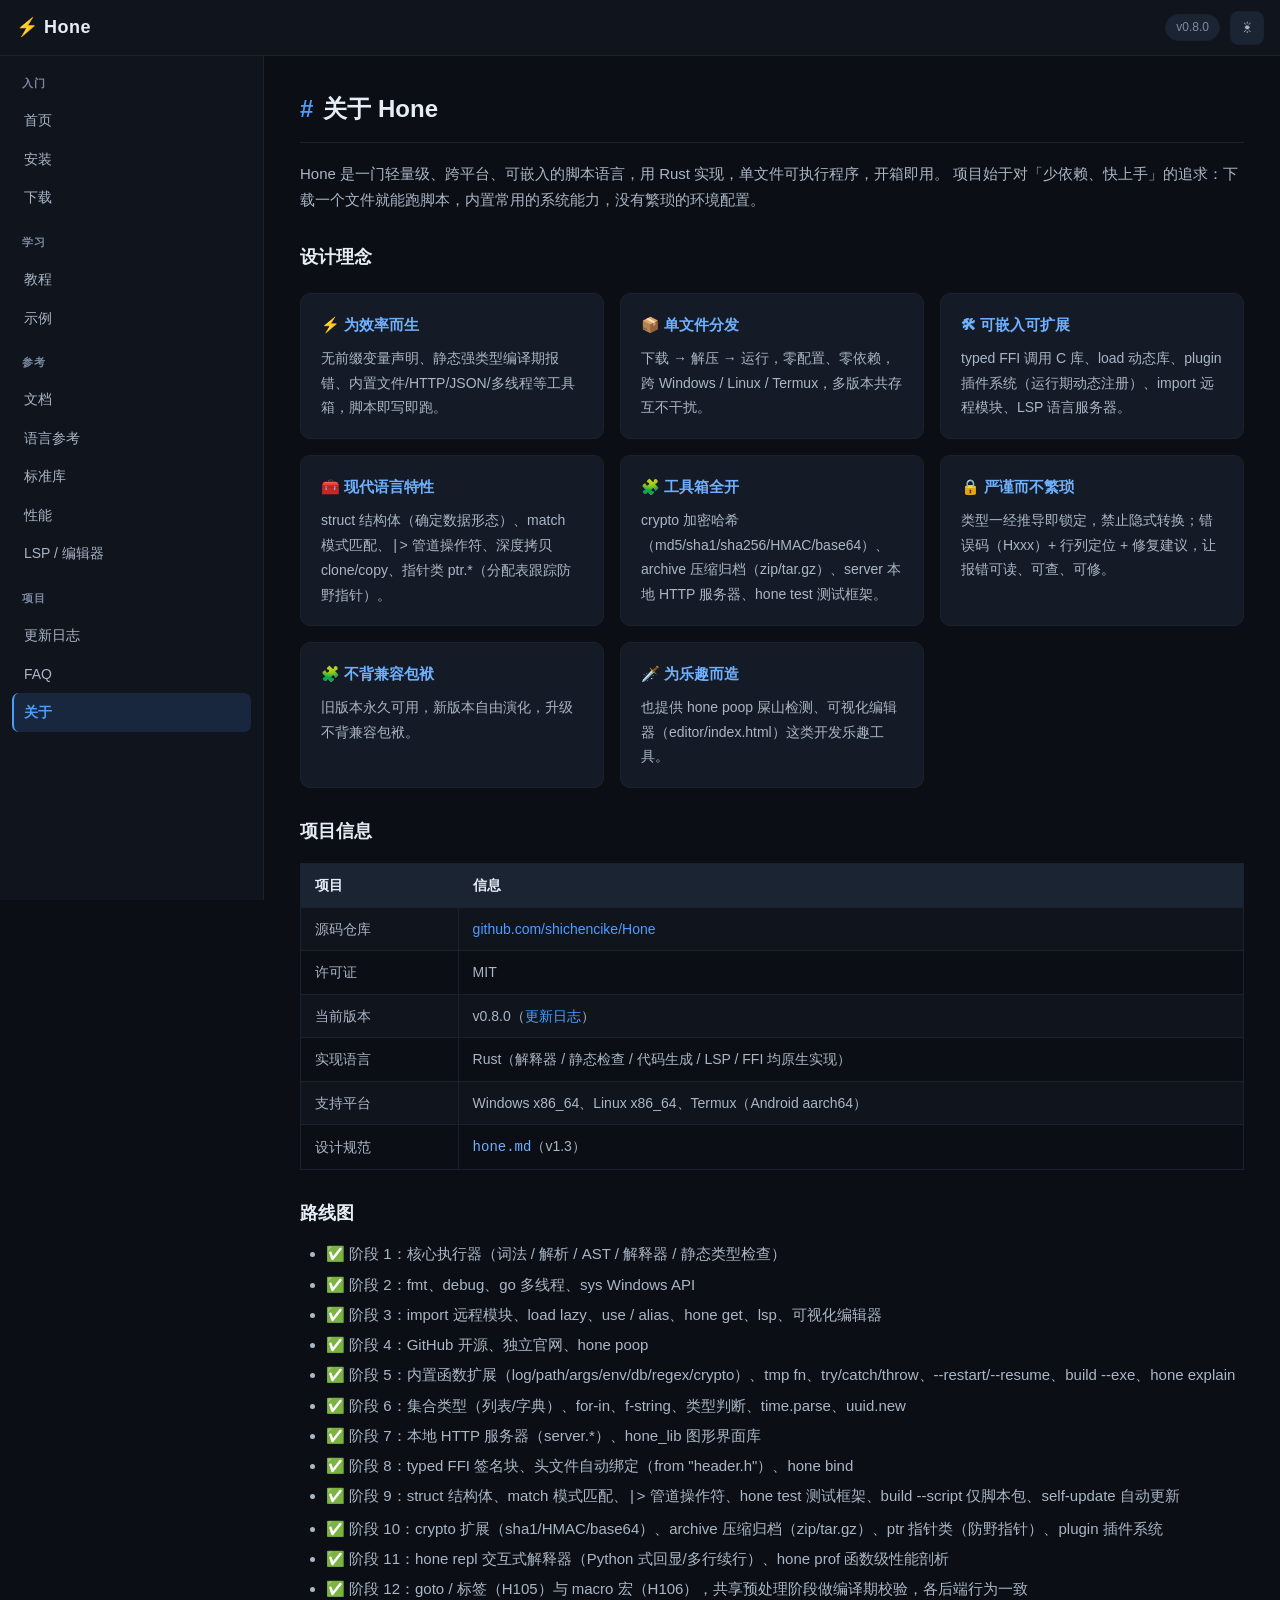
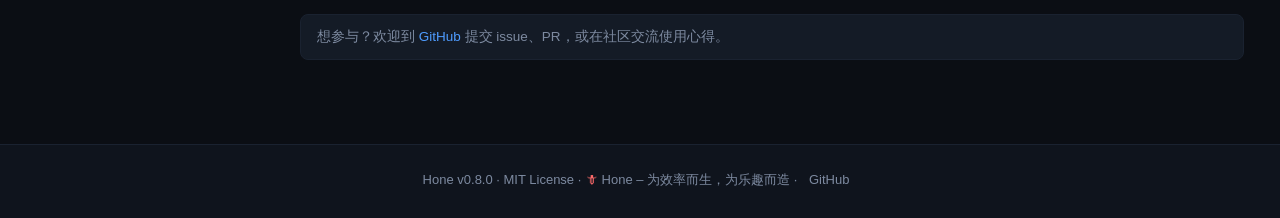
<file: 官网/about.html>
<!DOCTYPE html>
<html lang="zh-CN">
<head>
<meta charset="UTF-8">
<meta name="viewport" content="width=device-width, initial-scale=1.0">
<title>关于 Hone</title>
<meta name="description" content="关于 Hone 编程语言：项目介绍、设计理念、路线图与开源信息。为效率而生，为乐趣而造。">
<meta name="theme-color" content="#0b0e14">
<link rel="icon" href="favicon.png" type="image/png">
<link rel="stylesheet" href="style.css">
</head>
<body>
<header>
  <button class="menu-btn" onclick="toggleNav()" aria-label="菜单">&#9776;</button>
  <span class="logo"><span class="mark">&#9889;</span> Hone</span>
  <span class="spacer"></span>
  <span class="right">
    <span class="ver">v0.8.0</span>
    <button class="theme-toggle" onclick="toggleTheme()" title="切换主题" aria-label="切换主题"><span class="ti-light">&#9728;</span><span class="ti-dark">&#127769;</span></button>
  </span>
</header>

<aside class="sidebar" id="sidebar">
  <nav>
    <div class="nav-group">
      <div class="nav-title">入门</div>
      <a href="index.html">首页</a>
      <a href="install.html">安装</a>
      <a href="download.html">下载</a>
    </div>
    <div class="nav-group">
      <div class="nav-title">学习</div>
      <a href="tutorial.html">教程</a>
      <a href="examples.html">示例</a>
    </div>
    <div class="nav-group">
      <div class="nav-title">参考</div>
      <a href="docs.html">文档</a>
      <a href="language.html">语言参考</a>
      <a href="stdlib.html">标准库</a>
      <a href="perf.html">性能</a>
      <a href="lsp.html">LSP / 编辑器</a>
    </div>
    <div class="nav-group">
      <div class="nav-title">项目</div>
      <a href="changelog.html">更新日志</a>
      <a href="faq.html">FAQ</a>
      <a href="about.html" class="active">关于</a>
    </div>

  </nav>
</aside>
<div class="sidebar-backdrop" id="navBackdrop"></div>

<main>

  <h2><span class="hash">#</span>关于 Hone</h2>
  <p>Hone 是一门轻量级、跨平台、可嵌入的脚本语言，用 Rust 实现，单文件可执行程序，开箱即用。
    项目始于对「少依赖、快上手」的追求：下载一个文件就能跑脚本，内置常用的系统能力，没有繁琐的环境配置。</p>

  <h3>设计理念</h3>
  <div class="about-grid">
    <div class="card"><h4>⚡ 为效率而生</h4><p>无前缀变量声明、静态强类型编译期报错、内置文件/HTTP/JSON/多线程等工具箱，脚本即写即跑。</p></div>
    <div class="card"><h4>📦 单文件分发</h4><p>下载 → 解压 → 运行，零配置、零依赖，跨 Windows / Linux / Termux，多版本共存互不干扰。</p></div>
    <div class="card"><h4>🛠 可嵌入可扩展</h4><p>typed FFI 调用 C 库、load 动态库、plugin 插件系统（运行期动态注册）、import 远程模块、LSP 语言服务器。</p></div>
    <div class="card"><h4>🧰 现代语言特性</h4><p>struct 结构体（确定数据形态）、match 模式匹配、<code>|&gt;</code> 管道操作符、深度拷贝 clone/copy、指针类 ptr.*（分配表跟踪防野指针）。</p></div>
    <div class="card"><h4>🧩 工具箱全开</h4><p>crypto 加密哈希（md5/sha1/sha256/HMAC/base64）、archive 压缩归档（zip/tar.gz）、server 本地 HTTP 服务器、hone test 测试框架。</p></div>
    <div class="card"><h4>🔒 严谨而不繁琐</h4><p>类型一经推导即锁定，禁止隐式转换；错误码（Hxxx）+ 行列定位 + 修复建议，让报错可读、可查、可修。</p></div>
    <div class="card"><h4>🧩 不背兼容包袱</h4><p>旧版本永久可用，新版本自由演化，升级不背兼容包袱。</p></div>
    <div class="card"><h4>🗡️ 为乐趣而造</h4><p>也提供 hone poop 屎山检测、可视化编辑器（editor/index.html）这类开发乐趣工具。</p></div>
  </div>

  <h3>项目信息</h3>
  <table>
    <tr><th>项目</th><th>信息</th></tr>
    <tr><td>源码仓库</td><td><a href="https://github.com/shichencike/Hone">github.com/shichencike/Hone</a></td></tr>
    <tr><td>许可证</td><td>MIT</td></tr>
    <tr><td>当前版本</td><td>v0.8.0（<a href="changelog.html">更新日志</a>）</td></tr>
    <tr><td>实现语言</td><td>Rust（解释器 / 静态检查 / 代码生成 / LSP / FFI 均原生实现）</td></tr>
    <tr><td>支持平台</td><td>Windows x86_64、Linux x86_64、Termux（Android aarch64）</td></tr>
    <tr><td>设计规范</td><td><code class="mono">hone.md</code>（v1.3）</td></tr>
  </table>

  <h3>路线图</h3>
  <ul>
    <li>✅ 阶段 1：核心执行器（词法 / 解析 / AST / 解释器 / 静态类型检查）</li>
    <li>✅ 阶段 2：fmt、debug、go 多线程、sys Windows API</li>
    <li>✅ 阶段 3：import 远程模块、load lazy、use / alias、hone get、lsp、可视化编辑器</li>
    <li>✅ 阶段 4：GitHub 开源、独立官网、hone poop</li>
    <li>✅ 阶段 5：内置函数扩展（log/path/args/env/db/regex/crypto）、tmp fn、try/catch/throw、--restart/--resume、build --exe、hone explain</li>
    <li>✅ 阶段 6：集合类型（列表/字典）、for-in、f-string、类型判断、time.parse、uuid.new</li>
    <li>✅ 阶段 7：本地 HTTP 服务器（server.*）、hone_lib 图形界面库</li>
    <li>✅ 阶段 8：typed FFI 签名块、头文件自动绑定（from "header.h"）、hone bind</li>
    <li>✅ 阶段 9：struct 结构体、match 模式匹配、<code>|&gt;</code> 管道操作符、hone test 测试框架、build --script 仅脚本包、self-update 自动更新</li>
    <li>✅ 阶段 10：crypto 扩展（sha1/HMAC/base64）、archive 压缩归档（zip/tar.gz）、ptr 指针类（防野指针）、plugin 插件系统</li>
    <li>✅ 阶段 11：hone repl 交互式解释器（Python 式回显/多行续行）、hone prof 函数级性能剖析</li>
    <li>✅ 阶段 12：goto / 标签（H105）与 macro 宏（H106），共享预处理阶段做编译期校验，各后端行为一致</li>
  </ul>

  <p class="note">想参与？欢迎到 <a href="https://github.com/shichencike/Hone">GitHub</a> 提交 issue、PR，或在社区交流使用心得。</p>

</main>

<footer>
  Hone v0.8.0 &middot; MIT License &middot; <span class="sword">&#128481;</span> Hone &ndash; 为效率而生，为乐趣而造
  &middot; <a href="https://github.com/shichencike/Hone">GitHub</a>
</footer>

<script src="site.js"></script>

</body>
</html>
</file>
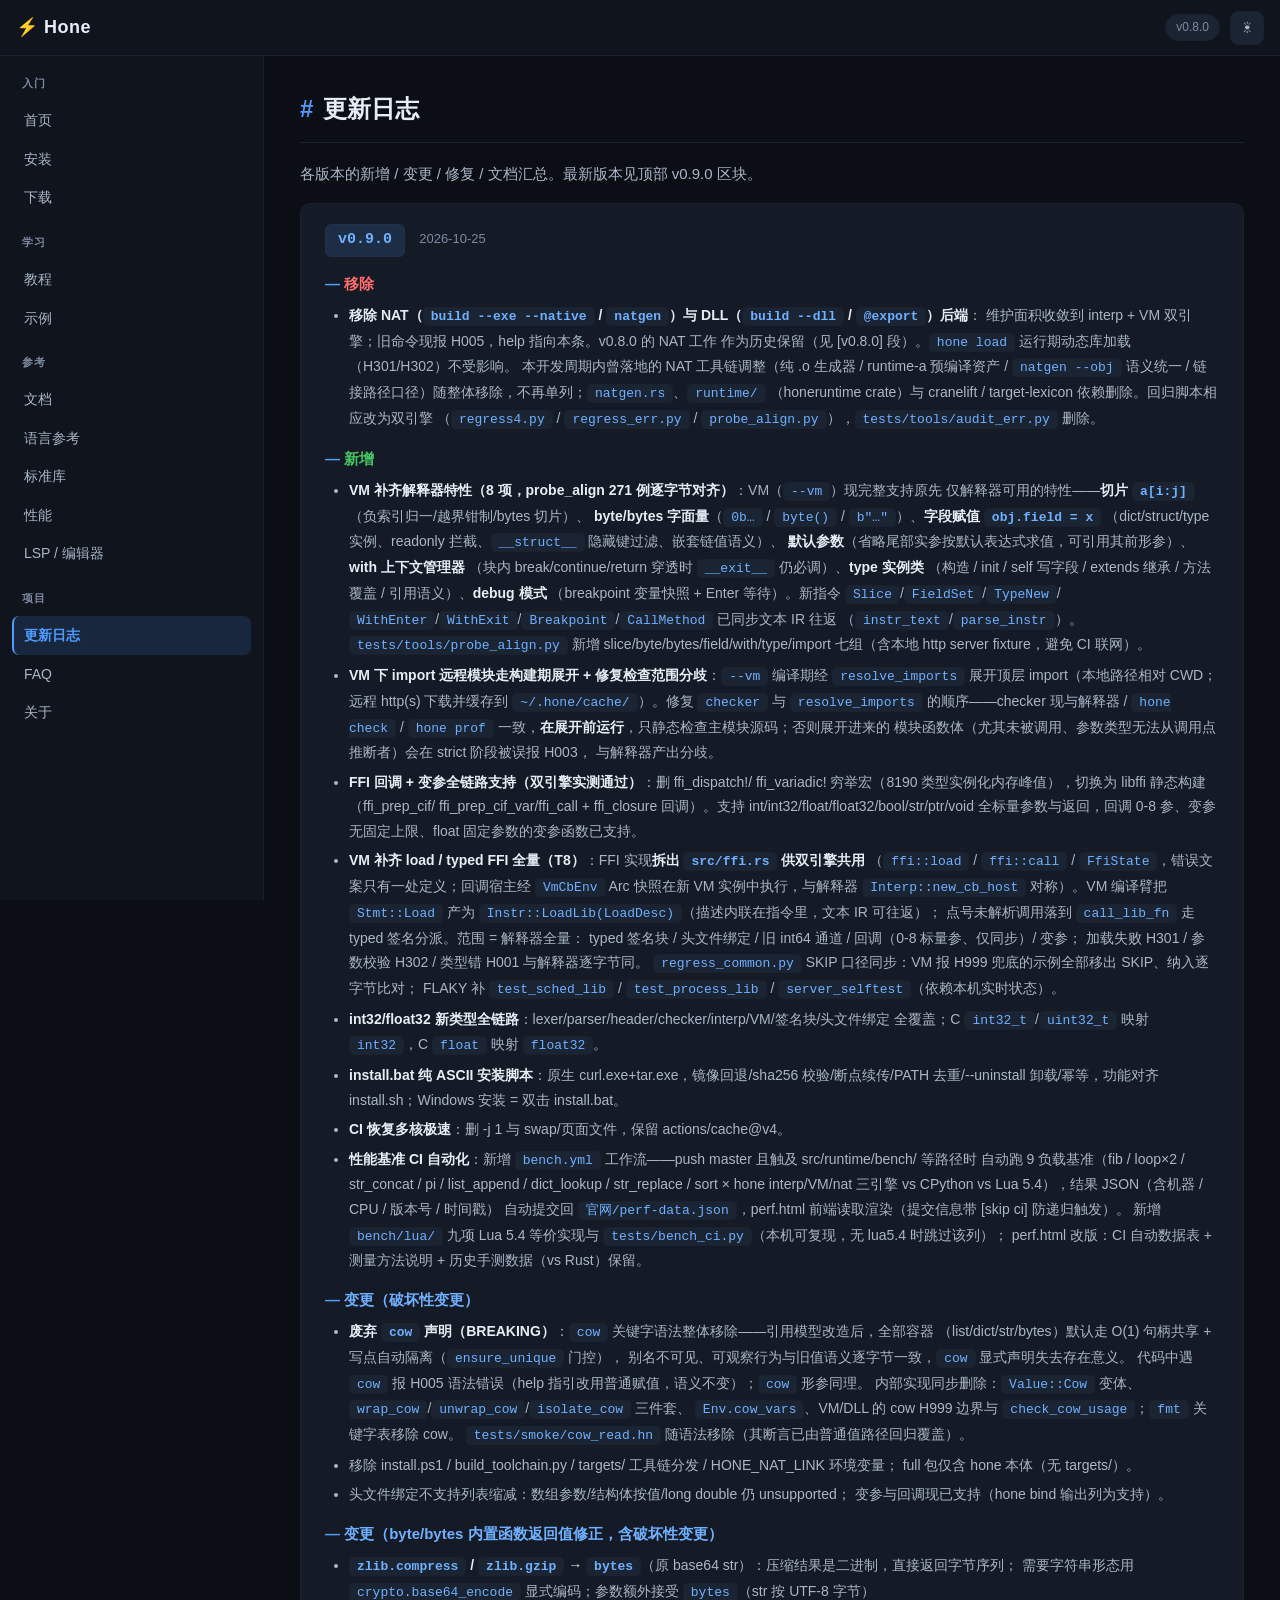
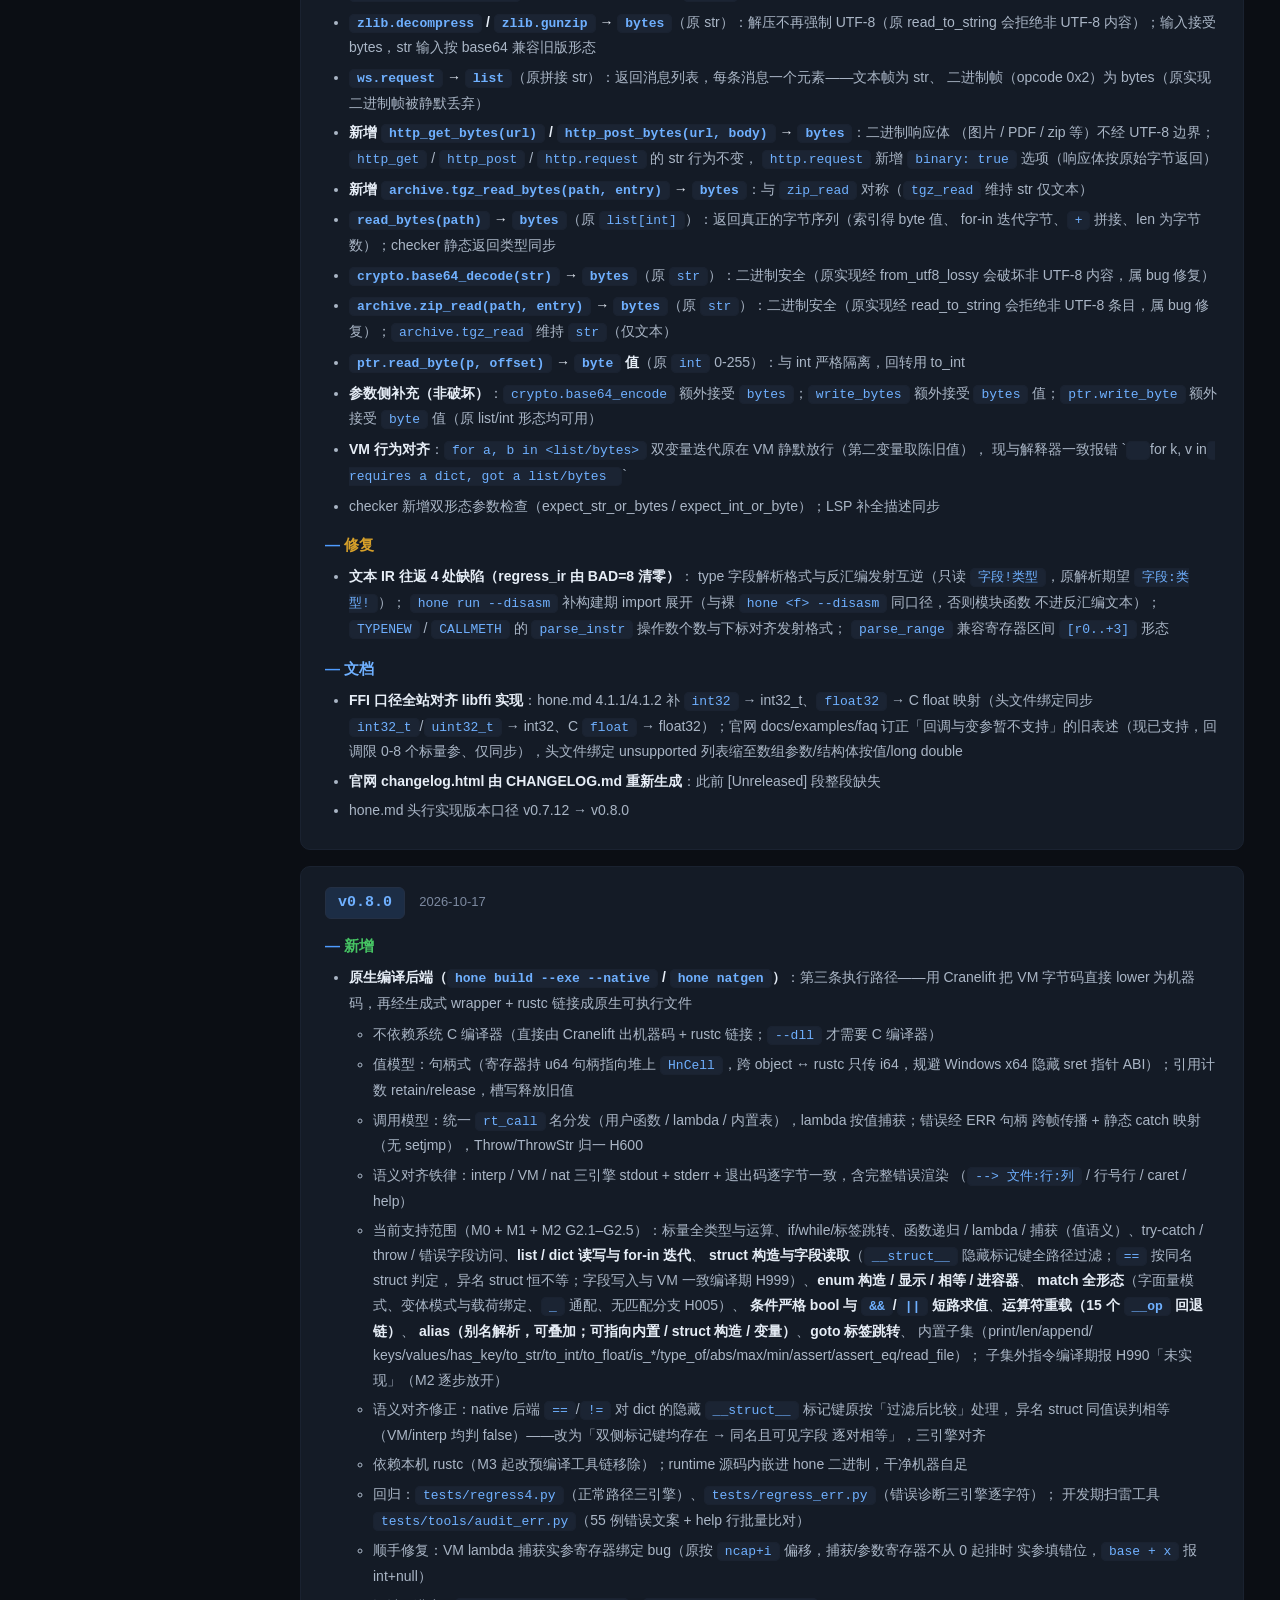
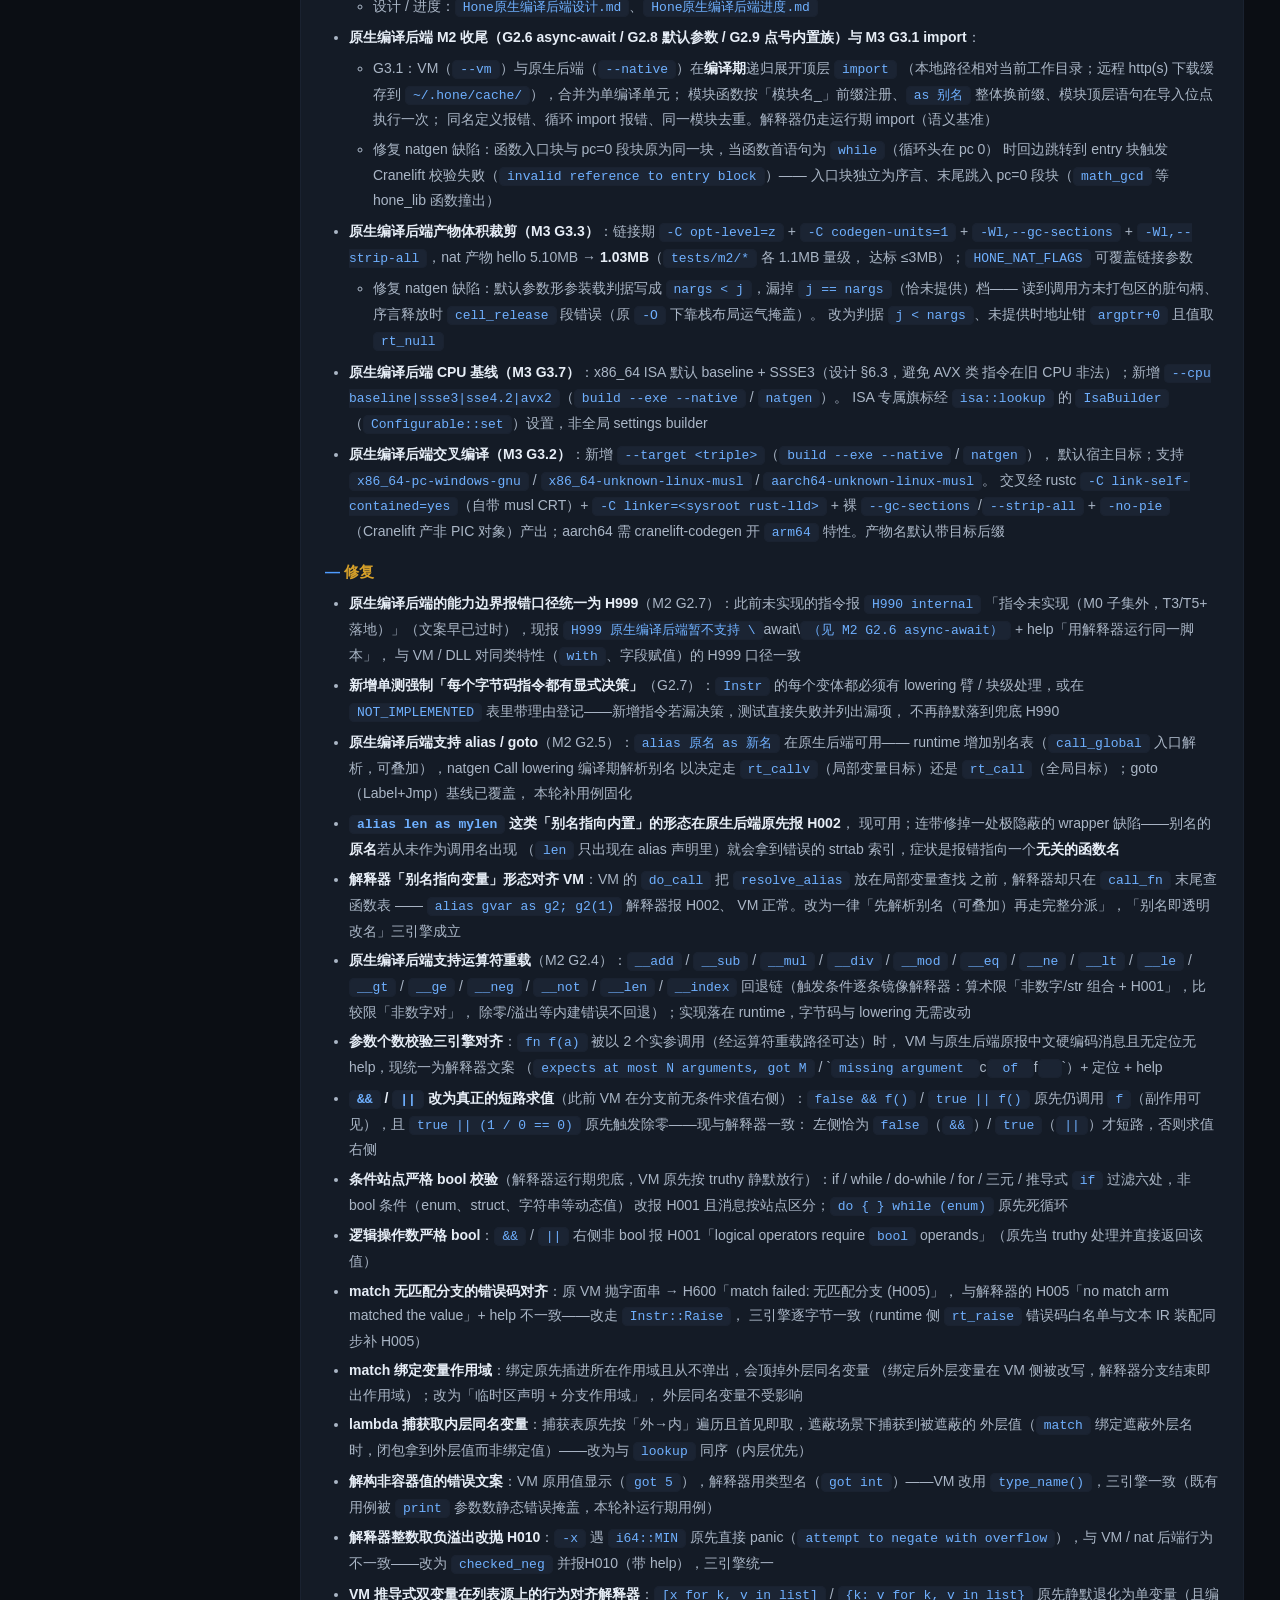
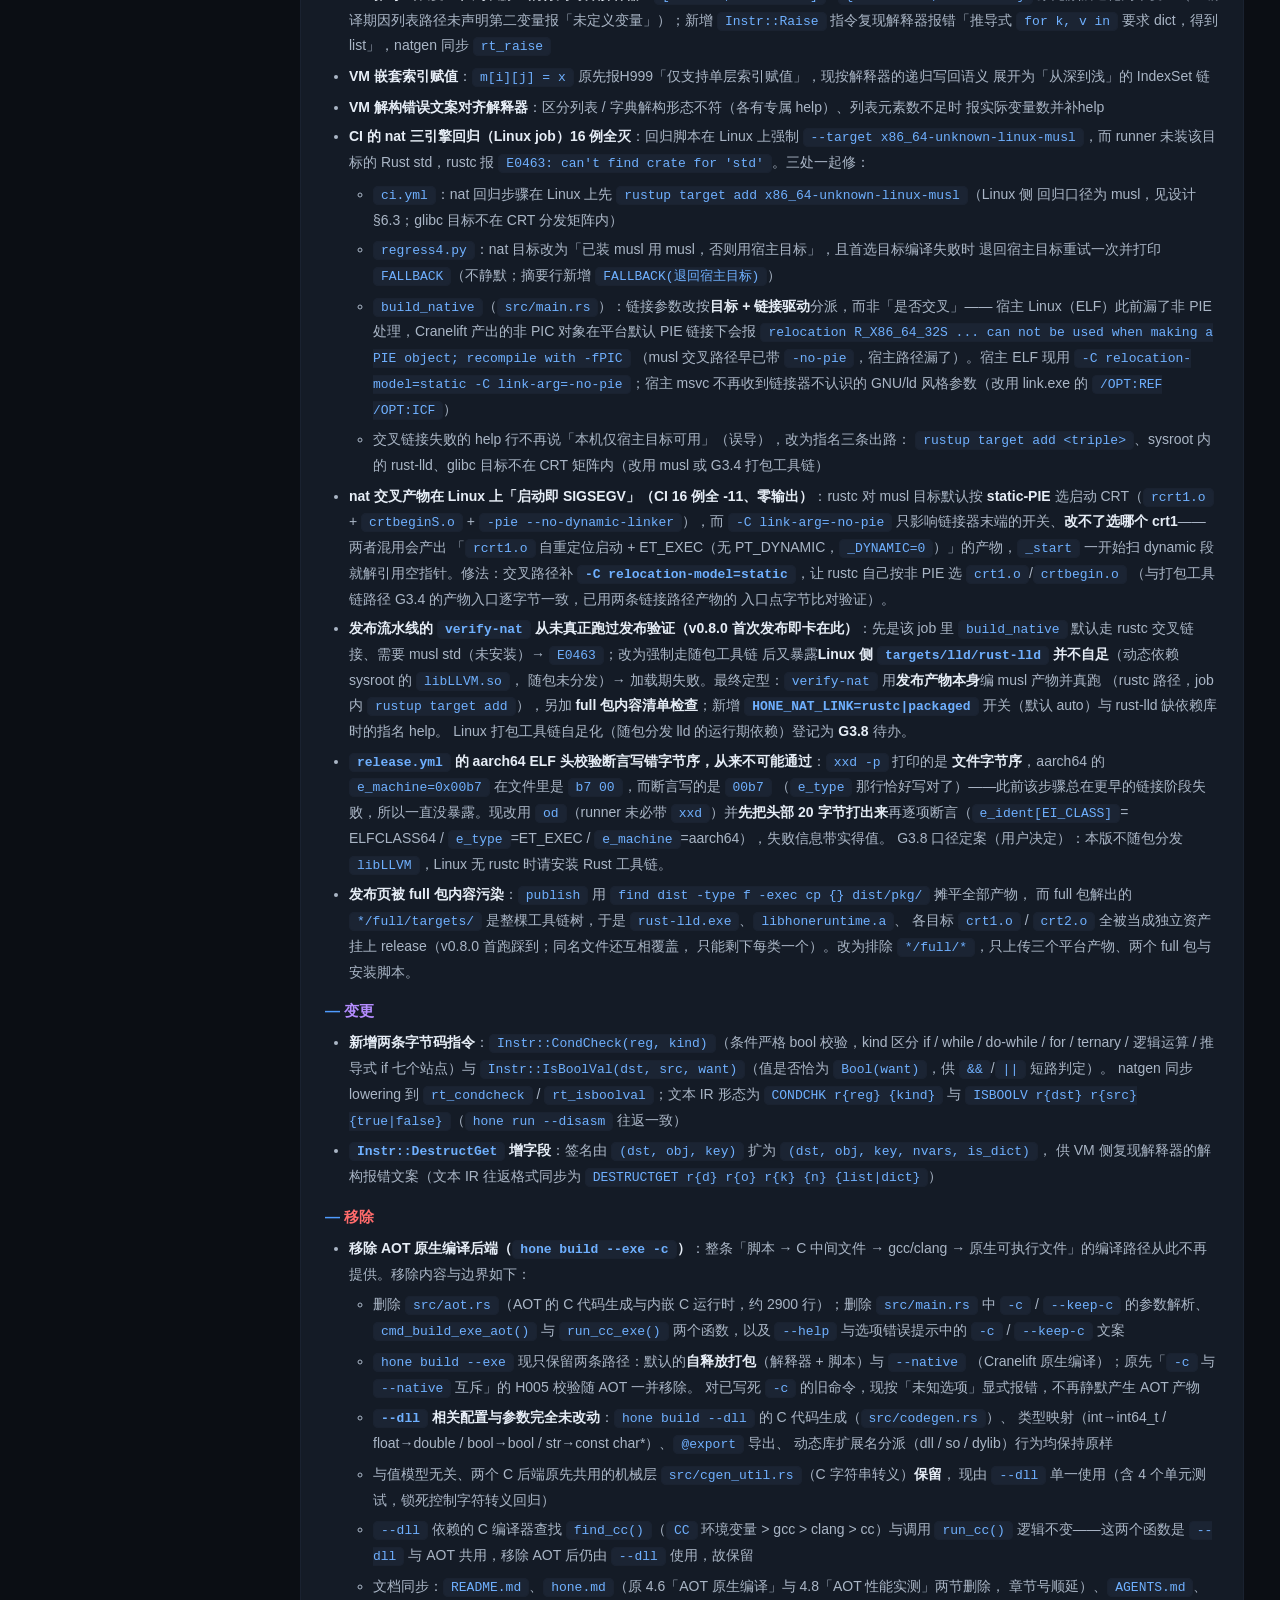
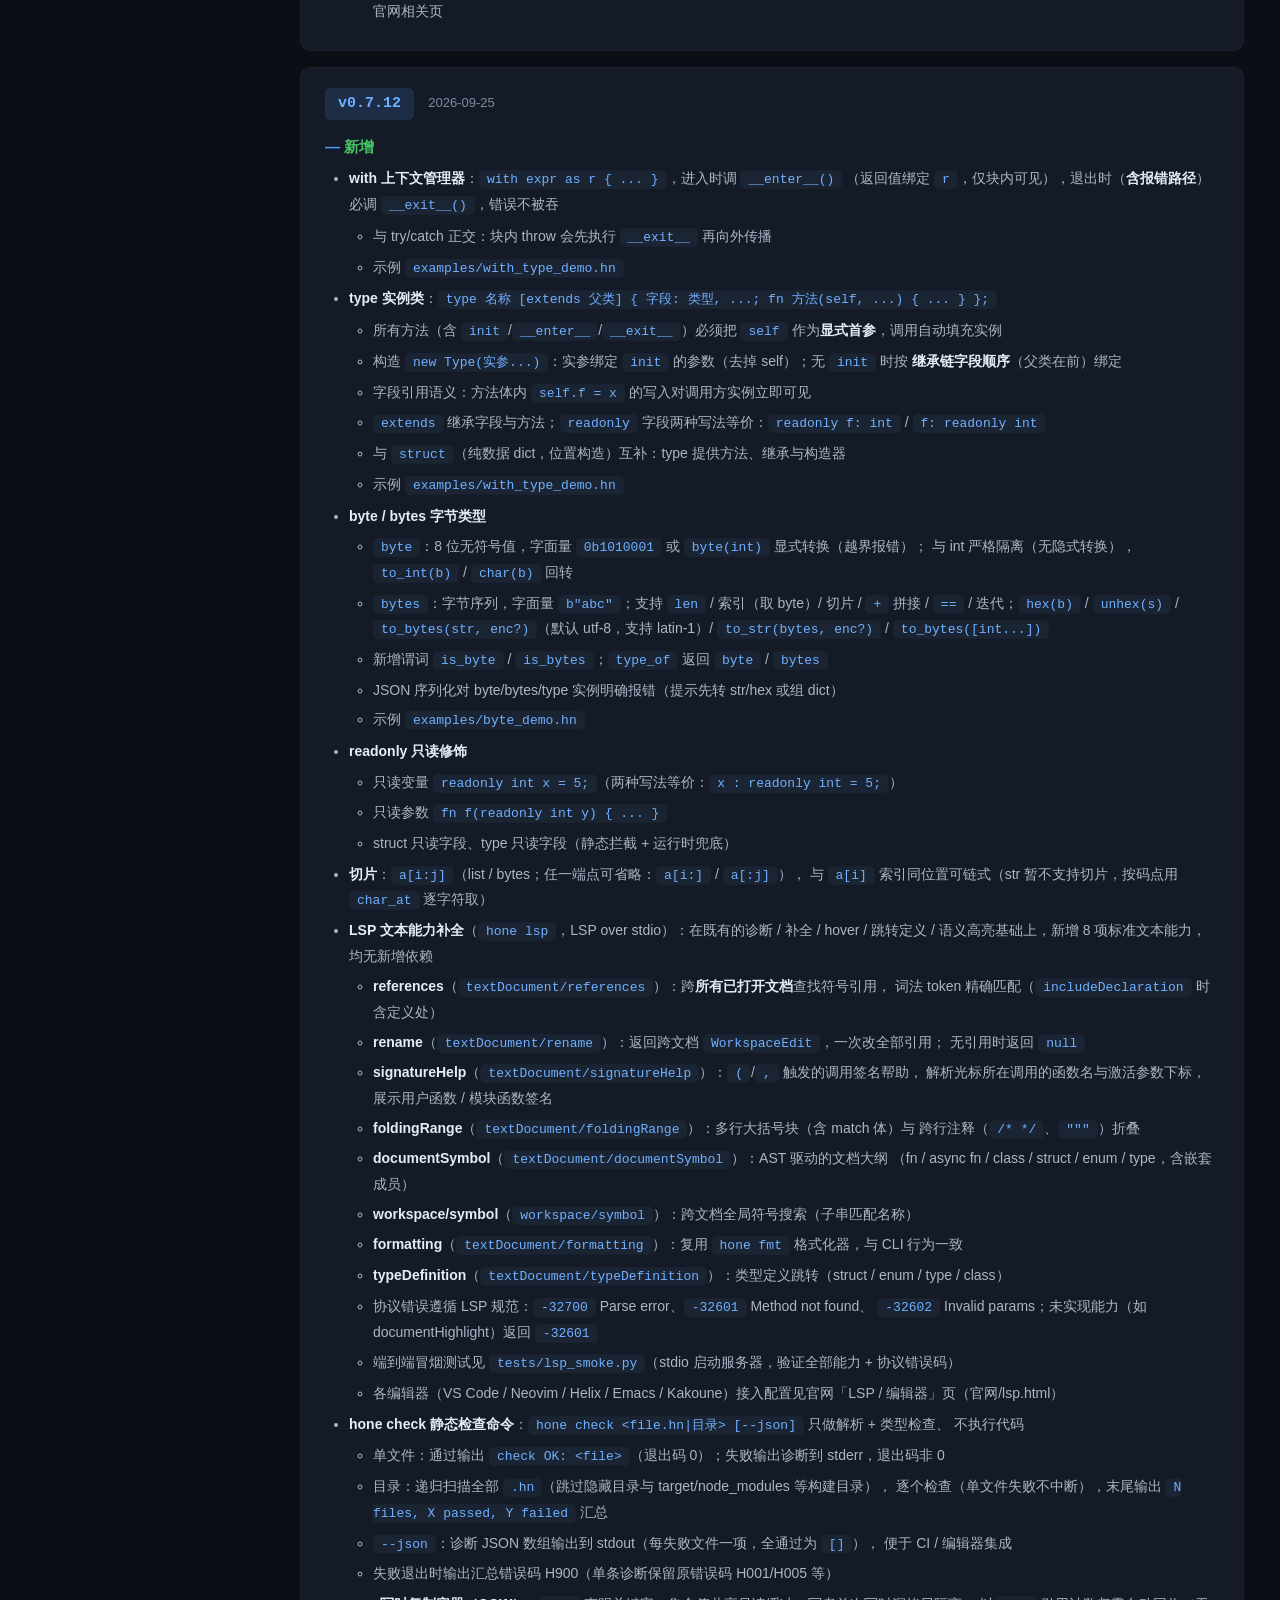
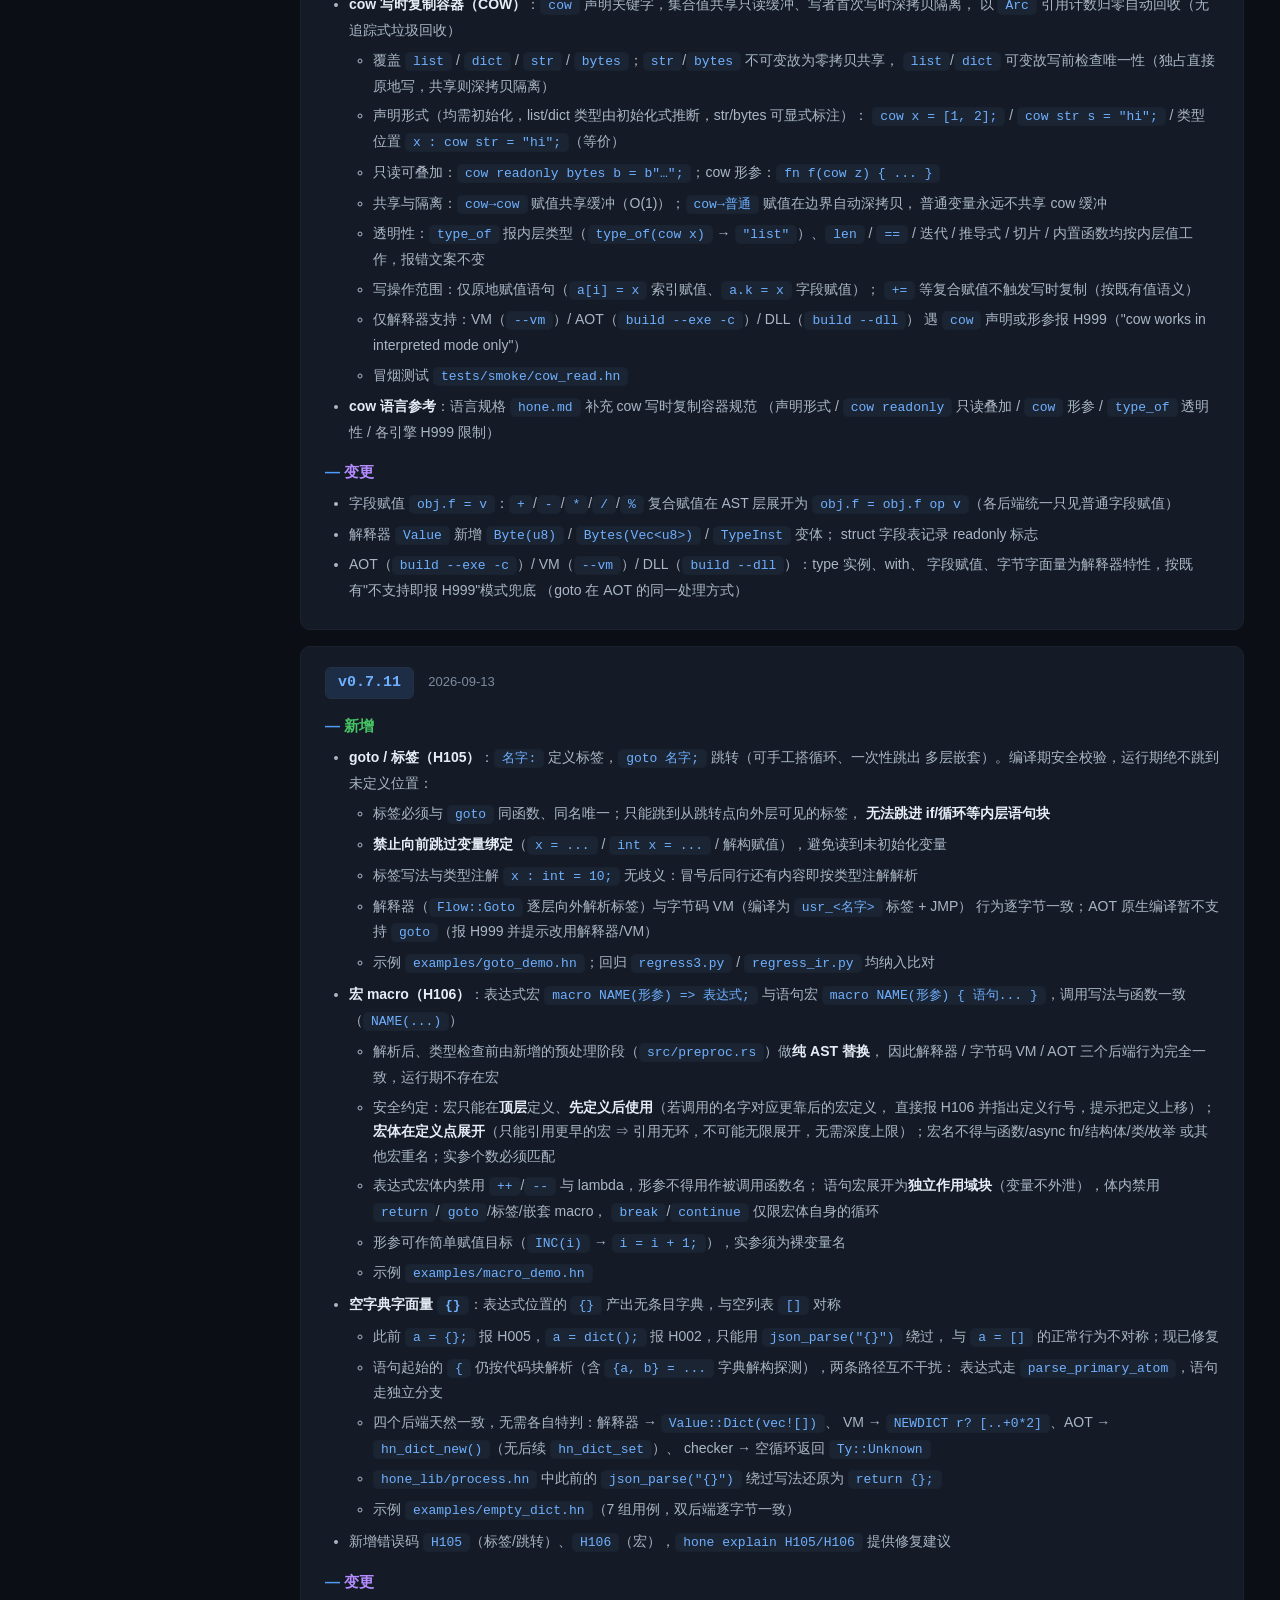
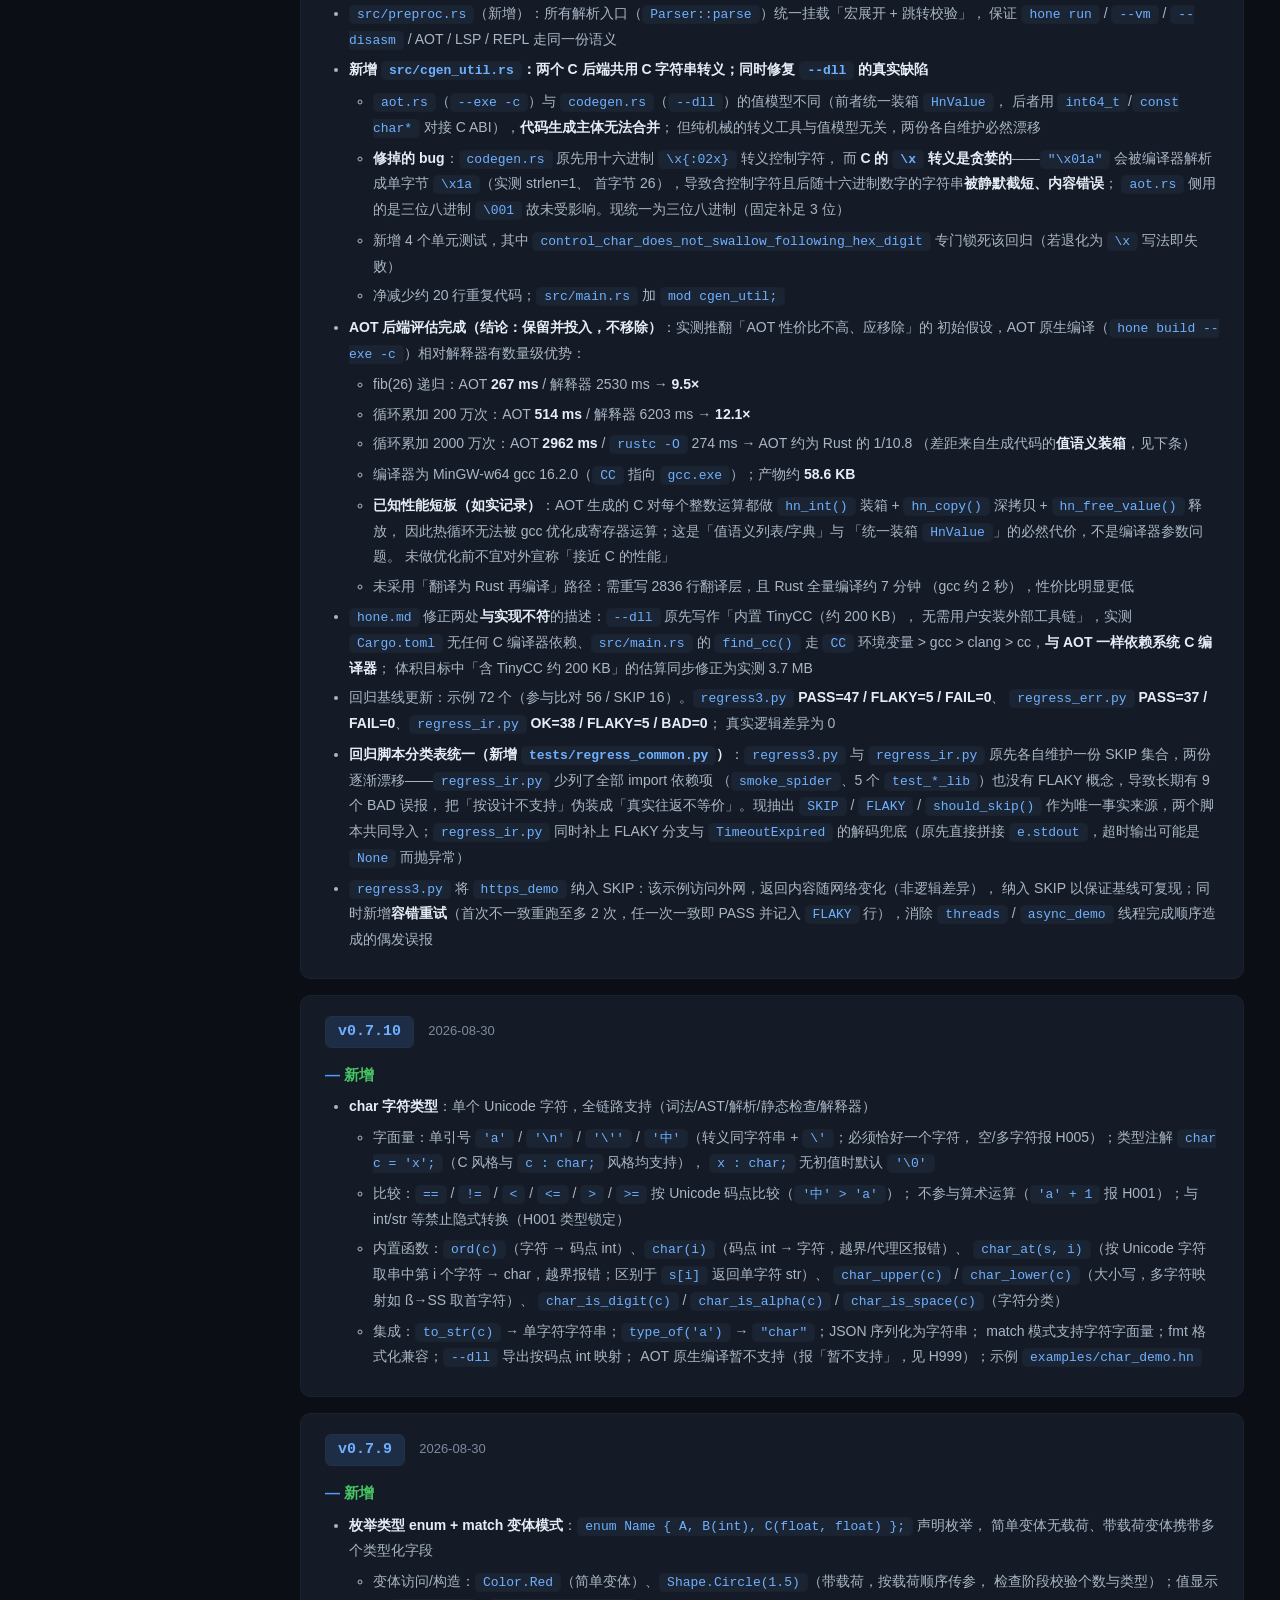
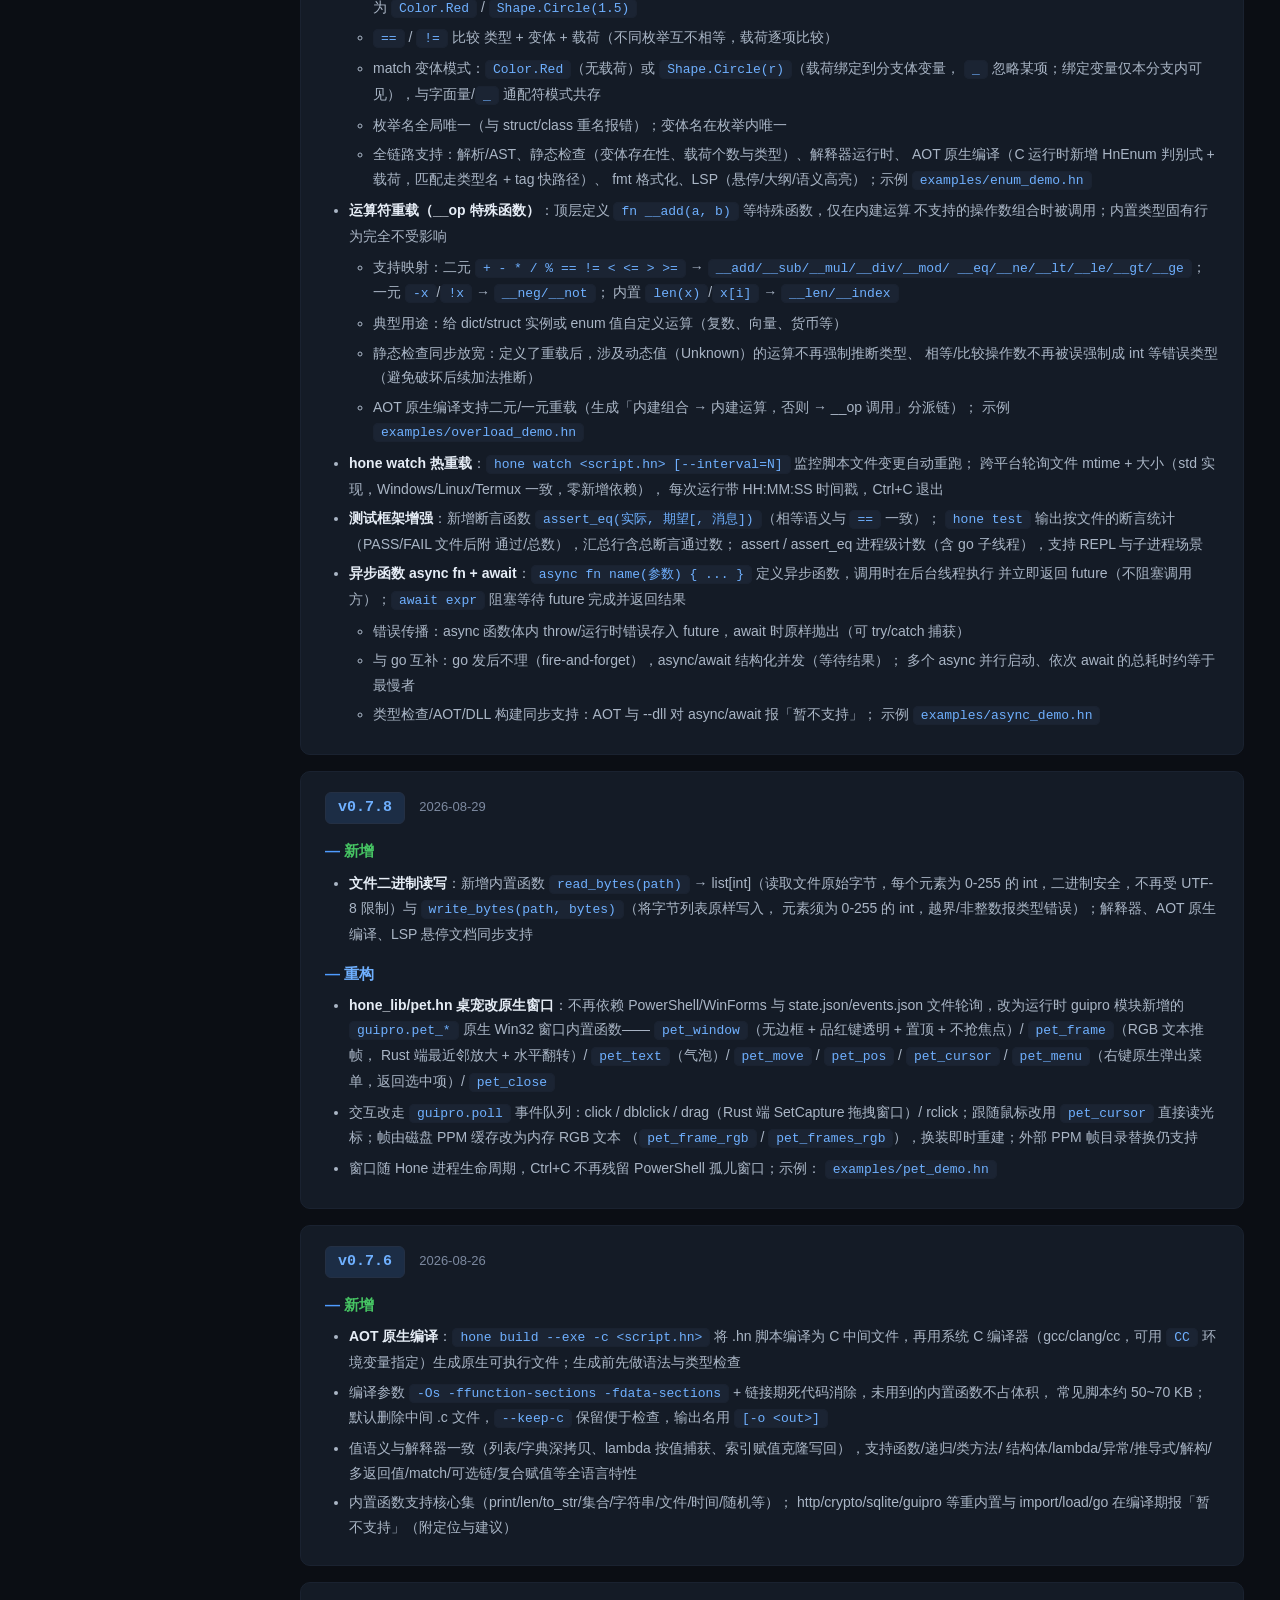
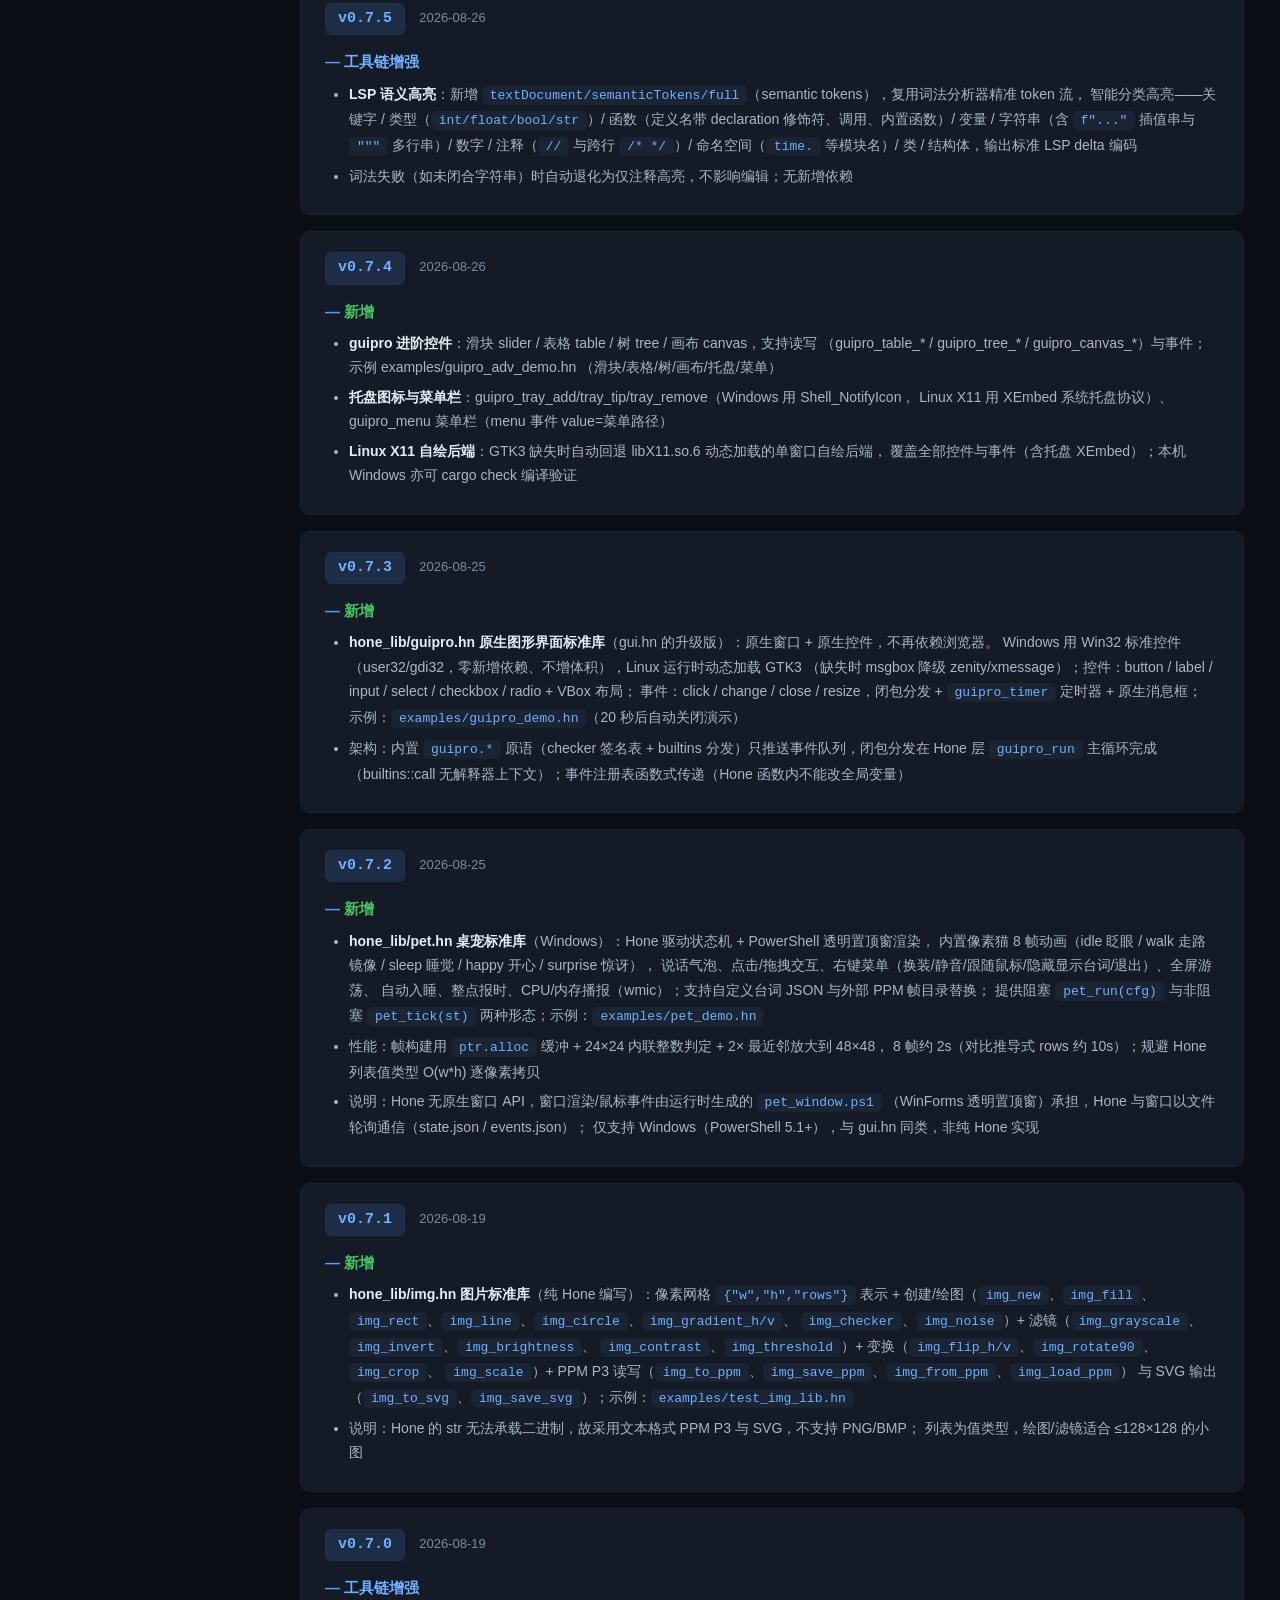
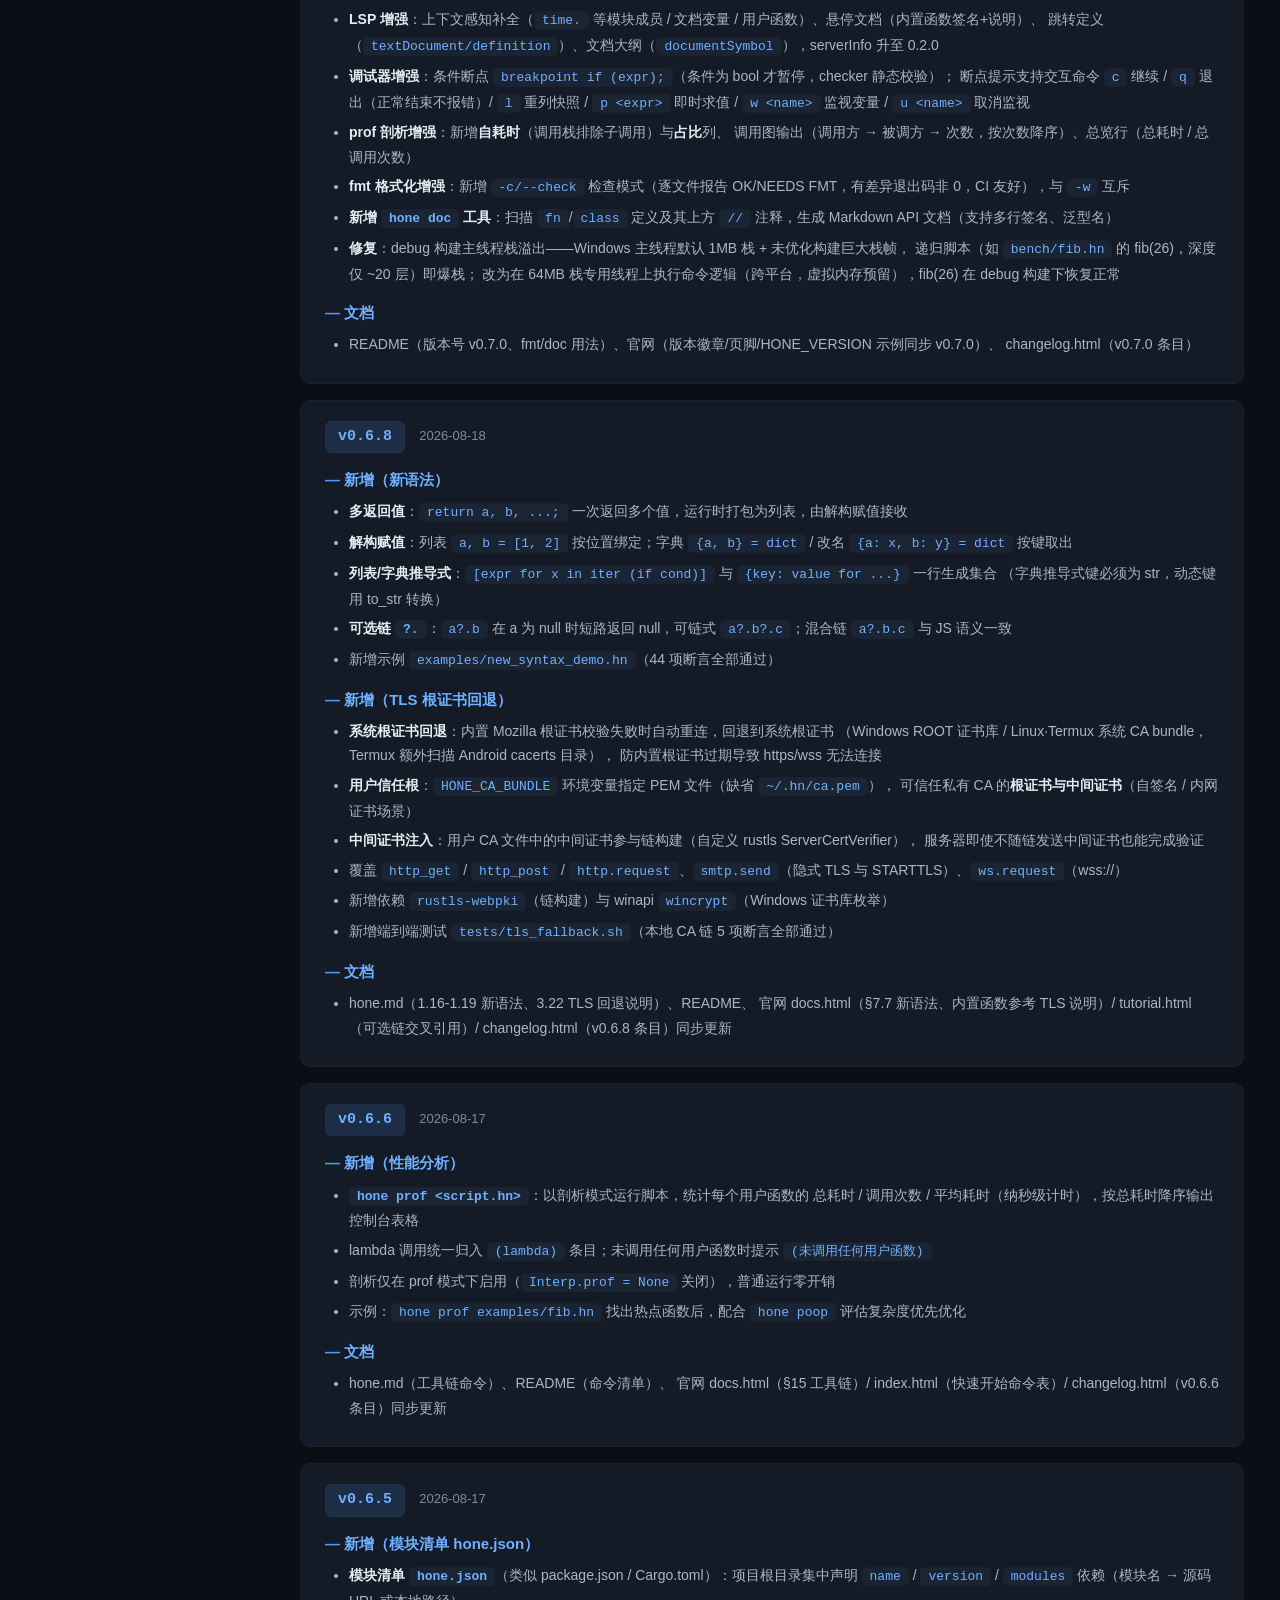
<file: 官网/changelog.html>
<!DOCTYPE html>
<html lang="zh-CN">
<head>
<meta charset="UTF-8">
<meta name="viewport" content="width=device-width, initial-scale=1.0">
<title>Hone 更新日志</title>
<meta name="description" content="Hone 编程语言各版本更新日志：新增、变更、修复与文档。">
<meta name="theme-color" content="#0b0e14">
<link rel="icon" href="favicon.png" type="image/png">
<link rel="stylesheet" href="style.css">
</head>
<body>
<header>
  <button class="menu-btn" onclick="toggleNav()" aria-label="菜单">&#9776;</button>
  <span class="logo"><span class="mark">&#9889;</span> Hone</span>
  <span class="spacer"></span>
  <span class="right">
    <span class="ver">v0.8.0</span>
    <button class="theme-toggle" onclick="toggleTheme()" title="切换主题" aria-label="切换主题"><span class="ti-light">&#9728;</span><span class="ti-dark">&#127769;</span></button>
  </span>
</header>

<aside class="sidebar" id="sidebar">
  <nav>
    <div class="nav-group">
      <div class="nav-title">入门</div>
      <a href="index.html">首页</a>
      <a href="install.html">安装</a>
      <a href="download.html">下载</a>
    </div>
    <div class="nav-group">
      <div class="nav-title">学习</div>
      <a href="tutorial.html">教程</a>
      <a href="examples.html">示例</a>
    </div>
    <div class="nav-group">
      <div class="nav-title">参考</div>
      <a href="docs.html">文档</a>
      <a href="language.html">语言参考</a>
      <a href="stdlib.html">标准库</a>
      <a href="perf.html">性能</a>
      <a href="lsp.html">LSP / 编辑器</a>
    </div>
    <div class="nav-group">
      <div class="nav-title">项目</div>
      <a href="changelog.html" class="active">更新日志</a>
      <a href="faq.html">FAQ</a>
      <a href="about.html">关于</a>
    </div>

  </nav>
</aside>
<div class="sidebar-backdrop" id="navBackdrop"></div>

<main>
<h2><span class="hash">#</span>更新日志</h2>
<p>各版本的新增 / 变更 / 修复 / 文档汇总。最新版本见顶部 <span class="ver-tag">v0.9.0</span> 区块。</p>
<div class="release">
<span class="ver-tag">v0.9.0</span>
<span class="date">2026-10-25</span>
<h4><span class="flag rem">移除</span></h4>
<ul>
<li><strong>移除 NAT（<code class="inline">build --exe --native</code> / <code class="inline">natgen</code>）与 DLL（<code class="inline">build --dll</code> / <code class="inline">@export</code>）后端</strong>： 维护面积收敛到 interp + VM 双引擎；旧命令现报 H005，help 指向本条。v0.8.0 的 NAT 工作 作为历史保留（见 [v0.8.0] 段）。<code class="inline">hone load</code> 运行期动态库加载（H301/H302）不受影响。 本开发周期内曾落地的 NAT 工具链调整（纯 .o 生成器 / runtime-a 预编译资产 / <code class="inline">natgen --obj</code> 语义统一 / 链接路径口径）随整体移除，不再单列；<code class="inline">natgen.rs</code>、<code class="inline">runtime/</code> （honeruntime crate）与 cranelift / target-lexicon 依赖删除。回归脚本相应改为双引擎 （<code class="inline">regress4.py</code> / <code class="inline">regress_err.py</code> / <code class="inline">probe_align.py</code>），<code class="inline">tests/tools/audit_err.py</code> 删除。</li>
</ul>
<h4><span class="flag add">新增</span></h4>
<ul>
<li><strong>VM 补齐解释器特性（8 项，probe_align 271 例逐字节对齐）</strong>：VM（<code class="inline">--vm</code>）现完整支持原先 仅解释器可用的特性——<strong>切片 <code class="inline">a[i:j]</code></strong>（负索引归一/越界钳制/bytes 切片）、 <strong>byte/bytes 字面量</strong>（<code class="inline">0b…</code> / <code class="inline">byte()</code> / <code class="inline">b"…"</code>）、<strong>字段赋值 <code class="inline">obj.field = x</code></strong> （dict/struct/type 实例、readonly 拦截、<code class="inline">__struct__</code> 隐藏键过滤、嵌套链值语义）、 <strong>默认参数</strong>（省略尾部实参按默认表达式求值，可引用其前形参）、<strong>with 上下文管理器</strong> （块内 break/continue/return 穿透时 <code class="inline">__exit__</code> 仍必调）、<strong>type 实例类</strong> （构造 / init / self 写字段 / extends 继承 / 方法覆盖 / 引用语义）、<strong>debug 模式</strong> （breakpoint 变量快照 + Enter 等待）。新指令 <code class="inline">Slice</code>/<code class="inline">FieldSet</code>/<code class="inline">TypeNew</code>/ <code class="inline">WithEnter</code>/<code class="inline">WithExit</code>/<code class="inline">Breakpoint</code>/<code class="inline">CallMethod</code> 已同步文本 IR 往返 （<code class="inline">instr_text</code>/<code class="inline">parse_instr</code>）。<code class="inline">tests/tools/probe_align.py</code> 新增 slice/byte/bytes/field/with/type/import 七组（含本地 http server fixture，避免 CI 联网）。</li>
<li><strong>VM 下 import 远程模块走构建期展开 + 修复检查范围分歧</strong>：<code class="inline">--vm</code> 编译期经 <code class="inline">resolve_imports</code> 展开顶层 import（本地路径相对 CWD；远程 http(s) 下载并缓存到 <code class="inline">~/.hone/cache/</code>）。修复 <code class="inline">checker</code> 与 <code class="inline">resolve_imports</code> 的顺序——checker 现与解释器 / <code class="inline">hone check</code> / <code class="inline">hone prof</code> 一致，<strong>在展开前运行</strong>，只静态检查主模块源码；否则展开进来的 模块函数体（尤其未被调用、参数类型无法从调用点推断者）会在 strict 阶段被误报 H003， 与解释器产出分歧。</li>
<li><strong>FFI 回调 + 变参全链路支持（双引擎实测通过）</strong>：删 ffi_dispatch!/ ffi_variadic! 穷举宏（8190 类型实例化内存峰值），切换为 libffi 静态构建（ffi_prep_cif/ ffi_prep_cif_var/ffi_call + ffi_closure 回调）。支持 int/int32/float/float32/bool/str/ptr/void 全标量参数与返回，回调 0-8 参、变参无固定上限、float 固定参数的变参函数已支持。</li>
<li><strong>VM 补齐 load / typed FFI 全量（T8）</strong>：FFI 实现<strong>拆出 <code class="inline">src/ffi.rs</code> 供双引擎共用</strong> （<code class="inline">ffi::load</code> / <code class="inline">ffi::call</code> / <code class="inline">FfiState</code>，错误文案只有一处定义；回调宿主经 <code class="inline">VmCbEnv</code> Arc 快照在新 VM 实例中执行，与解释器 <code class="inline">Interp::new_cb_host</code> 对称）。VM 编译臂把 <code class="inline">Stmt::Load</code> 产为 <code class="inline">Instr::LoadLib(LoadDesc)</code>（描述内联在指令里，文本 IR 可往返）； 点号未解析调用落到 <code class="inline">call_lib_fn</code> 走 typed 签名分派。范围 = 解释器全量： typed 签名块 / 头文件绑定 / 旧 int64 通道 / 回调（0-8 标量参、仅同步）/ 变参； 加载失败 H301 / 参数校验 H302 / 类型错 H001 与解释器逐字节同。 <code class="inline">regress_common.py</code> SKIP 口径同步：VM 报 H999 兜底的示例全部移出 SKIP、纳入逐字节比对； FLAKY 补 <code class="inline">test_sched_lib</code> / <code class="inline">test_process_lib</code> / <code class="inline">server_selftest</code>（依赖本机实时状态）。</li>
<li><strong>int32/float32 新类型全链路</strong>：lexer/parser/header/checker/interp/VM/签名块/头文件绑定 全覆盖；C <code class="inline">int32_t</code>/<code class="inline">uint32_t</code> 映射 <code class="inline">int32</code>，C <code class="inline">float</code> 映射 <code class="inline">float32</code>。</li>
<li><strong>install.bat 纯 ASCII 安装脚本</strong>：原生 curl.exe+tar.exe，镜像回退/sha256 校验/断点续传/PATH 去重/--uninstall 卸载/幂等，功能对齐 install.sh；Windows 安装 = 双击 install.bat。</li>
<li><strong>CI 恢复多核极速</strong>：删 -j 1 与 swap/页面文件，保留 actions/cache@v4。</li>
<li><strong>性能基准 CI 自动化</strong>：新增 <code class="inline">bench.yml</code> 工作流——push master 且触及 src/runtime/bench/ 等路径时 自动跑 9 负载基准（fib / loop×2 / str_concat / pi / list_append / dict_lookup / str_replace / sort × hone interp/VM/nat 三引擎 vs CPython vs Lua 5.4），结果 JSON（含机器 / CPU / 版本号 / 时间戳） 自动提交回 <code class="inline">官网/perf-data.json</code>，perf.html 前端读取渲染（提交信息带 [skip ci] 防递归触发）。 新增 <code class="inline">bench/lua/</code> 九项 Lua 5.4 等价实现与 <code class="inline">tests/bench_ci.py</code>（本机可复现，无 lua5.4 时跳过该列）； perf.html 改版：CI 自动数据表 + 测量方法说明 + 历史手测数据（vs Rust）保留。</li>
</ul>
<h4><span class="flag doc">变更（破坏性变更）</span></h4>
<ul>
<li><strong>废弃 <code class="inline">cow</code> 声明（BREAKING）</strong>：<code class="inline">cow</code> 关键字语法整体移除——引用模型改造后，全部容器 （list/dict/str/bytes）默认走 O(1) 句柄共享 + 写点自动隔离（<code class="inline">ensure_unique</code> 门控）， 别名不可见、可观察行为与旧值语义逐字节一致，<code class="inline">cow</code> 显式声明失去存在意义。 代码中遇 <code class="inline">cow</code> 报 H005 语法错误（help 指引改用普通赋值，语义不变）；<code class="inline">cow</code> 形参同理。 内部实现同步删除：<code class="inline">Value::Cow</code> 变体、<code class="inline">wrap_cow</code>/<code class="inline">unwrap_cow</code>/<code class="inline">isolate_cow</code> 三件套、 <code class="inline">Env.cow_vars</code>、VM/DLL 的 cow H999 边界与 <code class="inline">check_cow_usage</code>；<code class="inline">fmt</code> 关键字表移除 cow。 <code class="inline">tests/smoke/cow_read.hn</code> 随语法移除（其断言已由普通值路径回归覆盖）。</li>
<li>移除 install.ps1 / build_toolchain.py / targets/ 工具链分发 / HONE_NAT_LINK 环境变量； full 包仅含 hone 本体（无 targets/）。</li>
<li>头文件绑定不支持列表缩减：数组参数/结构体按值/long double 仍 unsupported； 变参与回调现已支持（hone bind 输出列为支持）。</li>
</ul>
<h4><span class="flag doc">变更（byte/bytes 内置函数返回值修正，含破坏性变更）</span></h4>
<ul>
<li><strong><code class="inline">zlib.compress</code> / <code class="inline">zlib.gzip</code> → <code class="inline">bytes</code></strong>（原 base64 str）：压缩结果是二进制，直接返回字节序列； 需要字符串形态用 <code class="inline">crypto.base64_encode</code> 显式编码；参数额外接受 <code class="inline">bytes</code>（str 按 UTF-8 字节）</li>
<li><strong><code class="inline">zlib.decompress</code> / <code class="inline">zlib.gunzip</code> → <code class="inline">bytes</code></strong>（原 str）：解压不再强制 UTF-8（原 read_to_string 会拒绝非 UTF-8 内容）；输入接受 bytes，str 输入按 base64 兼容旧版形态</li>
<li><strong><code class="inline">ws.request</code> → <code class="inline">list</code></strong>（原拼接 str）：返回消息列表，每条消息一个元素——文本帧为 str、 二进制帧（opcode 0x2）为 bytes（原实现二进制帧被静默丢弃）</li>
<li><strong>新增 <code class="inline">http_get_bytes(url)</code> / <code class="inline">http_post_bytes(url, body)</code> → <code class="inline">bytes</code></strong>：二进制响应体 （图片 / PDF / zip 等）不经 UTF-8 边界；<code class="inline">http_get</code> / <code class="inline">http_post</code> / <code class="inline">http.request</code> 的 str 行为不变， <code class="inline">http.request</code> 新增 <code class="inline">binary: true</code> 选项（响应体按原始字节返回）</li>
<li><strong>新增 <code class="inline">archive.tgz_read_bytes(path, entry)</code> → <code class="inline">bytes</code></strong>：与 <code class="inline">zip_read</code> 对称（<code class="inline">tgz_read</code> 维持 str 仅文本）</li>
<li><strong><code class="inline">read_bytes(path)</code> → <code class="inline">bytes</code></strong>（原 <code class="inline">list[int]</code>）：返回真正的字节序列（索引得 byte 值、 for-in 迭代字节、<code class="inline">+</code> 拼接、len 为字节数）；checker 静态返回类型同步</li>
<li><strong><code class="inline">crypto.base64_decode(str)</code> → <code class="inline">bytes</code></strong>（原 <code class="inline">str</code>）：二进制安全（原实现经 from_utf8_lossy 会破坏非 UTF-8 内容，属 bug 修复）</li>
<li><strong><code class="inline">archive.zip_read(path, entry)</code> → <code class="inline">bytes</code></strong>（原 <code class="inline">str</code>）：二进制安全（原实现经 read_to_string 会拒绝非 UTF-8 条目，属 bug 修复）；<code class="inline">archive.tgz_read</code> 维持 <code class="inline">str</code>（仅文本）</li>
<li><strong><code class="inline">ptr.read_byte(p, offset)</code> → <code class="inline">byte</code> 值</strong>（原 <code class="inline">int</code> 0-255）：与 int 严格隔离，回转用 to_int</li>
<li><strong>参数侧补充（非破坏）</strong>：<code class="inline">crypto.base64_encode</code> 额外接受 <code class="inline">bytes</code>；<code class="inline">write_bytes</code> 额外接受 <code class="inline">bytes</code> 值；<code class="inline">ptr.write_byte</code> 额外接受 <code class="inline">byte</code> 值（原 list/int 形态均可用）</li>
<li><strong>VM 行为对齐</strong>：<code class="inline">for a, b in &lt;list/bytes&gt;</code> 双变量迭代原在 VM 静默放行（第二变量取陈旧值）， 现与解释器一致报错 `<code class="inline"> </code>for k, v in<code class="inline"> requires a dict, got a list/bytes </code>`</li>
<li>checker 新增双形态参数检查（expect_str_or_bytes / expect_int_or_byte）；LSP 补全描述同步</li>
</ul>
<h4><span class="flag fix">修复</span></h4>
<ul>
<li><strong>文本 IR 往返 4 处缺陷（regress_ir 由 BAD=8 清零）</strong>： type 字段解析格式与反汇编发射互逆（只读 <code class="inline">字段!类型</code>，原解析期望 <code class="inline">字段:类型!</code>）； <code class="inline">hone run --disasm</code> 补构建期 import 展开（与裸 <code class="inline">hone &lt;f&gt; --disasm</code> 同口径，否则模块函数 不进反汇编文本）；<code class="inline">TYPENEW</code> / <code class="inline">CALLMETH</code> 的 <code class="inline">parse_instr</code> 操作数个数与下标对齐发射格式； <code class="inline">parse_range</code> 兼容寄存器区间 <code class="inline">[r0..+3]</code> 形态</li>
</ul>
<h4><span class="flag doc">文档</span></h4>
<ul>
<li><strong>FFI 口径全站对齐 libffi 实现</strong>：hone.md 4.1.1/4.1.2 补 <code class="inline">int32</code> → int32_t、<code class="inline">float32</code> → C float 映射（头文件绑定同步 <code class="inline">int32_t</code>/<code class="inline">uint32_t</code> → int32、C <code class="inline">float</code> → float32）；官网 docs/examples/faq 订正「回调与变参暂不支持」的旧表述（现已支持，回调限 0-8 个标量参、仅同步），头文件绑定 unsupported 列表缩至数组参数/结构体按值/long double</li>
<li><strong>官网 changelog.html 由 CHANGELOG.md 重新生成</strong>：此前 [Unreleased] 段整段缺失</li>
<li>hone.md 头行实现版本口径 v0.7.12 → v0.8.0</li>
</ul>
</div>
<div class="release">
<span class="ver-tag">v0.8.0</span>
<span class="date">2026-10-17</span>
<h4><span class="flag add">新增</span></h4>
<ul>
<li><strong>原生编译后端（<code class="inline">hone build --exe --native</code> / <code class="inline">hone natgen</code>）</strong>：第三条执行路径——用 Cranelift 把 VM 字节码直接 lower 为机器码，再经生成式 wrapper + rustc 链接成原生可执行文件<ul>
<li>不依赖系统 C 编译器（直接由 Cranelift 出机器码 + rustc 链接；<code class="inline">--dll</code> 才需要 C 编译器）</li>
<li>值模型：句柄式（寄存器持 u64 句柄指向堆上 <code class="inline">HnCell</code>，跨 object ↔ rustc 只传 i64，规避 Windows x64 隐藏 sret 指针 ABI）；引用计数 retain/release，槽写释放旧值</li>
<li>调用模型：统一 <code class="inline">rt_call</code> 名分发（用户函数 / lambda / 内置表），lambda 按值捕获；错误经 ERR 句柄 跨帧传播 + 静态 catch 映射（无 setjmp），Throw/ThrowStr 归一 H600</li>
<li>语义对齐铁律：interp / VM / nat 三引擎 stdout + stderr + 退出码逐字节一致，含完整错误渲染 （<code class="inline">--&gt; 文件:行:列</code> / 行号行 / caret / help）</li>
<li>当前支持范围（M0 + M1 + M2 G2.1–G2.5）：标量全类型与运算、if/while/标签跳转、函数递归 / lambda / 捕获（值语义）、try-catch / throw / 错误字段访问、<strong>list / dict 读写与 for-in 迭代</strong>、 <strong>struct 构造与字段读取</strong>（<code class="inline">__struct__</code> 隐藏标记键全路径过滤；<code class="inline">==</code> 按同名 struct 判定， 异名 struct 恒不等；字段写入与 VM 一致编译期 H999）、<strong>enum 构造 / 显示 / 相等 / 进容器</strong>、 <strong>match 全形态</strong>（字面量模式、变体模式与载荷绑定、<code class="inline">_</code> 通配、无匹配分支 H005）、 <strong>条件严格 bool 与 <code class="inline">&amp;&amp;</code>/<code class="inline">||</code> 短路求值</strong>、<strong>运算符重载（15 个 <code class="inline">__op</code> 回退链）</strong>、 <strong>alias（别名解析，可叠加；可指向内置 / struct 构造 / 变量）</strong>、<strong>goto 标签跳转</strong>、 内置子集（print/len/append/ keys/values/has_key/to_str/to_int/to_float/is_*/type_of/abs/max/min/assert/assert_eq/read_file）； 子集外指令编译期报 H990「未实现」（M2 逐步放开）</li>
<li>语义对齐修正：native 后端 <code class="inline">==</code>/<code class="inline">!=</code> 对 dict 的隐藏 <code class="inline">__struct__</code> 标记键原按「过滤后比较」处理， 异名 struct 同值误判相等（VM/interp 均判 false）——改为「双侧标记键均存在 → 同名且可见字段 逐对相等」，三引擎对齐</li>
<li>依赖本机 rustc（M3 起改预编译工具链移除）；runtime 源码内嵌进 hone 二进制，干净机器自足</li>
<li>回归：<code class="inline">tests/regress4.py</code>（正常路径三引擎）、<code class="inline">tests/regress_err.py</code>（错误诊断三引擎逐字符）； 开发期扫雷工具 <code class="inline">tests/tools/audit_err.py</code>（55 例错误文案 + help 行批量比对）</li>
<li>顺手修复：VM lambda 捕获实参寄存器绑定 bug（原按 <code class="inline">ncap+i</code> 偏移，捕获/参数寄存器不从 0 起排时 实参填错位，<code class="inline">base + x</code> 报 int+null）</li>
<li>设计 / 进度：<code class="inline">Hone原生编译后端设计.md</code>、<code class="inline">Hone原生编译后端进度.md</code></li>
</ul></li>
<li><strong>原生编译后端 M2 收尾（G2.6 async-await / G2.8 默认参数 / G2.9 点号内置族）与 M3 G3.1 import</strong>：<ul>
<li>G3.1：VM（<code class="inline">--vm</code>）与原生后端（<code class="inline">--native</code>）在<strong>编译期</strong>递归展开顶层 <code class="inline">import</code> （本地路径相对当前工作目录；远程 http(s) 下载缓存到 <code class="inline">~/.hone/cache/</code>），合并为单编译单元； 模块函数按「模块名_」前缀注册、<code class="inline">as 别名</code> 整体换前缀、模块顶层语句在导入位点执行一次； 同名定义报错、循环 import 报错、同一模块去重。解释器仍走运行期 import（语义基准）</li>
<li>修复 natgen 缺陷：函数入口块与 pc=0 段块原为同一块，当函数首语句为 <code class="inline">while</code>（循环头在 pc 0） 时回边跳转到 entry 块触发 Cranelift 校验失败（<code class="inline">invalid reference to entry block</code>）—— 入口块独立为序言、末尾跳入 pc=0 段块（<code class="inline">math_gcd</code> 等 hone_lib 函数撞出）</li>
</ul></li>
<li><strong>原生编译后端产物体积裁剪（M3 G3.3）</strong>：链接期 <code class="inline">-C opt-level=z</code> + <code class="inline">-C codegen-units=1</code> + <code class="inline">-Wl,--gc-sections</code> + <code class="inline">-Wl,--strip-all</code>，nat 产物 hello 5.10MB → <strong>1.03MB</strong>（<code class="inline">tests/m2/*</code> 各 1.1MB 量级， 达标 ≤3MB）；<code class="inline">HONE_NAT_FLAGS</code> 可覆盖链接参数<ul>
<li>修复 natgen 缺陷：默认参数形参装载判据写成 <code class="inline">nargs &lt; j</code>，漏掉 <code class="inline">j == nargs</code>（恰未提供）档—— 读到调用方未打包区的脏句柄、序言释放时 <code class="inline">cell_release</code> 段错误（原 <code class="inline">-O</code> 下靠栈布局运气掩盖）。 改为判据 <code class="inline">j &lt; nargs</code>、未提供时地址钳 <code class="inline">argptr+0</code> 且值取 <code class="inline">rt_null</code></li>
</ul></li>
<li><strong>原生编译后端 CPU 基线（M3 G3.7）</strong>：x86_64 ISA 默认 baseline + SSSE3（设计 §6.3，避免 AVX 类 指令在旧 CPU 非法）；新增 <code class="inline">--cpu baseline|ssse3|sse4.2|avx2</code>（<code class="inline">build --exe --native</code> / <code class="inline">natgen</code>）。 ISA 专属旗标经 <code class="inline">isa::lookup</code> 的 <code class="inline">IsaBuilder</code>（<code class="inline">Configurable::set</code>）设置，非全局 settings builder</li>
<li><strong>原生编译后端交叉编译（M3 G3.2）</strong>：新增 <code class="inline">--target &lt;triple&gt;</code>（<code class="inline">build --exe --native</code> / <code class="inline">natgen</code>）， 默认宿主目标；支持 <code class="inline">x86_64-pc-windows-gnu</code> / <code class="inline">x86_64-unknown-linux-musl</code> / <code class="inline">aarch64-unknown-linux-musl</code>。 交叉经 rustc <code class="inline">-C link-self-contained=yes</code>（自带 musl CRT）+ <code class="inline">-C linker=&lt;sysroot rust-lld&gt;</code> + 裸 <code class="inline">--gc-sections</code>/<code class="inline">--strip-all</code> + <code class="inline">-no-pie</code>（Cranelift 产非 PIC 对象）产出；aarch64 需 cranelift-codegen 开 <code class="inline">arm64</code> 特性。产物名默认带目标后缀</li>
</ul>
<h4><span class="flag fix">修复</span></h4>
<ul>
<li><strong>原生编译后端的能力边界报错口径统一为 H999</strong>（M2 G2.7）：此前未实现的指令报 <code class="inline">H990 internal</code> 「指令未实现（M0 子集外，T3/T5+ 落地）」（文案早已过时），现报 <code class="inline">H999 原生编译后端暂不支持 \</code>await\<code class="inline">（见 M2 G2.6 async-await）</code> + help「用解释器运行同一脚本」， 与 VM / DLL 对同类特性（<code class="inline">with</code>、字段赋值）的 H999 口径一致</li>
<li><strong>新增单测强制「每个字节码指令都有显式决策」</strong>（G2.7）：<code class="inline">Instr</code> 的每个变体都必须有 lowering 臂 / 块级处理，或在 <code class="inline">NOT_IMPLEMENTED</code> 表里带理由登记——新增指令若漏决策，测试直接失败并列出漏项， 不再静默落到兜底 H990</li>
<li><strong>原生编译后端支持 alias / goto</strong>（M2 G2.5）：<code class="inline">alias 原名 as 新名</code> 在原生后端可用—— runtime 增加别名表（<code class="inline">call_global</code> 入口解析，可叠加），natgen Call lowering 编译期解析别名 以决定走 <code class="inline">rt_callv</code>（局部变量目标）还是 <code class="inline">rt_call</code>（全局目标）；goto（Label+Jmp）基线已覆盖， 本轮补用例固化</li>
<li><strong><code class="inline">alias len as mylen</code> 这类「别名指向内置」的形态在原生后端原先报 H002</strong>， 现可用；连带修掉一处极隐蔽的 wrapper 缺陷——别名的<strong>原名</strong>若从未作为调用名出现 （<code class="inline">len</code> 只出现在 alias 声明里）就会拿到错误的 strtab 索引，症状是报错指向一个<strong>无关的函数名</strong></li>
<li><strong>解释器「别名指向变量」形态对齐 VM</strong>：VM 的 <code class="inline">do_call</code> 把 <code class="inline">resolve_alias</code> 放在局部变量查找 之前，解释器却只在 <code class="inline">call_fn</code> 末尾查函数表 —— <code class="inline">alias gvar as g2; g2(1)</code> 解释器报 H002、 VM 正常。改为一律「先解析别名（可叠加）再走完整分派」，「别名即透明改名」三引擎成立</li>
<li><strong>原生编译后端支持运算符重载</strong>（M2 G2.4）：<code class="inline">__add</code> / <code class="inline">__sub</code> / <code class="inline">__mul</code> / <code class="inline">__div</code> / <code class="inline">__mod</code> / <code class="inline">__eq</code> / <code class="inline">__ne</code> / <code class="inline">__lt</code> / <code class="inline">__le</code> / <code class="inline">__gt</code> / <code class="inline">__ge</code> / <code class="inline">__neg</code> / <code class="inline">__not</code> / <code class="inline">__len</code> / <code class="inline">__index</code> 回退链（触发条件逐条镜像解释器：算术限「非数字/str 组合 + H001」，比较限「非数字对」， 除零/溢出等内建错误不回退）；实现落在 runtime，字节码与 lowering 无需改动</li>
<li><strong>参数个数校验三引擎对齐</strong>：<code class="inline">fn f(a)</code> 被以 2 个实参调用（经运算符重载路径可达）时， VM 与原生后端原报中文硬编码消息且无定位无 help，现统一为解释器文案 （<code class="inline">expects at most N arguments, got M</code> / `<code class="inline">missing argument </code>c<code class="inline"> of </code>f<code class="inline"> </code>`）+ 定位 + help</li>
<li><strong><code class="inline">&amp;&amp;</code> / <code class="inline">||</code> 改为真正的短路求值</strong>（此前 VM 在分支前无条件求值右侧）：<code class="inline">false &amp;&amp; f()</code> / <code class="inline">true || f()</code> 原先仍调用 <code class="inline">f</code>（副作用可见），且 <code class="inline">true || (1 / 0 == 0)</code> 原先触发除零——现与解释器一致： 左侧恰为 <code class="inline">false</code>（<code class="inline">&amp;&amp;</code>）/ <code class="inline">true</code>（<code class="inline">||</code>）才短路，否则求值右侧</li>
<li><strong>条件站点严格 bool 校验</strong>（解释器运行期兜底，VM 原先按 truthy 静默放行）：if / while / do-while / for / 三元 / 推导式 <code class="inline">if</code> 过滤六处，非 bool 条件（enum、struct、字符串等动态值） 改报 H001 且消息按站点区分；<code class="inline">do { } while (enum)</code> 原先死循环</li>
<li><strong>逻辑操作数严格 bool</strong>：<code class="inline">&amp;&amp;</code> / <code class="inline">||</code> 右侧非 bool 报 H001「logical operators require <code class="inline">bool</code> operands」（原先当 truthy 处理并直接返回该值）</li>
<li><strong>match 无匹配分支的错误码对齐</strong>：原 VM 抛字面串 → H600「match failed: 无匹配分支 (H005)」， 与解释器的 H005「no match arm matched the value」+ help 不一致——改走 <code class="inline">Instr::Raise</code>， 三引擎逐字节一致（runtime 侧 <code class="inline">rt_raise</code> 错误码白名单与文本 IR 装配同步补 H005）</li>
<li><strong>match 绑定变量作用域</strong>：绑定原先插进所在作用域且从不弹出，会顶掉外层同名变量 （绑定后外层变量在 VM 侧被改写，解释器分支结束即出作用域）；改为「临时区声明 + 分支作用域」， 外层同名变量不受影响</li>
<li><strong>lambda 捕获取内层同名变量</strong>：捕获表原先按「外→内」遍历且首见即取，遮蔽场景下捕获到被遮蔽的 外层值（<code class="inline">match</code> 绑定遮蔽外层名时，闭包拿到外层值而非绑定值）——改为与 <code class="inline">lookup</code> 同序（内层优先）</li>
<li><strong>解构非容器值的错误文案</strong>：VM 原用值显示（<code class="inline">got 5</code>），解释器用类型名（<code class="inline">got int</code>）——VM 改用 <code class="inline">type_name()</code>，三引擎一致（既有用例被 <code class="inline">print</code> 参数数静态错误掩盖，本轮补运行期用例）</li>
<li><strong>解释器整数取负溢出改抛 H010</strong>：<code class="inline">-x</code> 遇 <code class="inline">i64::MIN</code> 原先直接 panic（<code class="inline">attempt to negate with overflow</code>），与 VM / nat 后端行为不一致——改为 <code class="inline">checked_neg</code> 并报H010（带 help），三引擎统一</li>
<li><strong>VM 推导式双变量在列表源上的行为对齐解释器</strong>：<code class="inline">[x for k, v in list]</code> / <code class="inline">{k: v for k, v in list}</code> 原先静默退化为单变量（且编译期因列表路径未声明第二变量报「未定义变量」）；新增 <code class="inline">Instr::Raise</code> 指令复现解释器报错「推导式 <code class="inline">for k, v in</code> 要求 dict，得到 list」，natgen 同步 <code class="inline">rt_raise</code></li>
<li><strong>VM 嵌套索引赋值</strong>：<code class="inline">m[i][j] = x</code> 原先报H999「仅支持单层索引赋值」，现按解释器的递归写回语义 展开为「从深到浅」的 IndexSet 链</li>
<li><strong>VM 解构错误文案对齐解释器</strong>：区分列表 / 字典解构形态不符（各有专属 help）、列表元素数不足时 报实际变量数并补help</li>
<li><strong>CI 的 nat 三引擎回归（Linux job）16 例全灭</strong>：回归脚本在 Linux 上强制 <code class="inline">--target x86_64-unknown-linux-musl</code>，而 runner 未装该目标的 Rust std，rustc 报 <code class="inline">E0463: can't find crate for 'std'</code>。三处一起修：<ul>
<li><code class="inline">ci.yml</code>：nat 回归步骤在 Linux 上先 <code class="inline">rustup target add x86_64-unknown-linux-musl</code>（Linux 侧 回归口径为 musl，见设计 §6.3；glibc 目标不在 CRT 分发矩阵内）</li>
<li><code class="inline">regress4.py</code>：nat 目标改为「已装 musl 用 musl，否则用宿主目标」，且首选目标编译失败时 退回宿主目标重试一次并打印 <code class="inline">FALLBACK</code>（不静默；摘要行新增 <code class="inline">FALLBACK(退回宿主目标)</code>）</li>
<li><code class="inline">build_native</code>（<code class="inline">src/main.rs</code>）：链接参数改按<strong>目标 + 链接驱动</strong>分派，而非「是否交叉」—— 宿主 Linux（ELF）此前漏了非 PIE 处理，Cranelift 产出的非 PIC 对象在平台默认 PIE 链接下会报 <code class="inline">relocation R_X86_64_32S ... can not be used when making a PIE object; recompile with -fPIC</code> （musl 交叉路径早已带 <code class="inline">-no-pie</code>，宿主路径漏了）。宿主 ELF 现用 <code class="inline">-C relocation-model=static -C link-arg=-no-pie</code>；宿主 msvc 不再收到链接器不认识的 GNU/ld 风格参数（改用 link.exe 的 <code class="inline">/OPT:REF /OPT:ICF</code>）</li>
<li>交叉链接失败的 help 行不再说「本机仅宿主目标可用」（误导），改为指名三条出路： <code class="inline">rustup target add &lt;triple&gt;</code>、sysroot 内的 rust-lld、glibc 目标不在 CRT 矩阵内（改用 musl 或 G3.4 打包工具链）</li>
</ul></li>
<li><strong>nat 交叉产物在 Linux 上「启动即 SIGSEGV」（CI 16 例全 -11、零输出）</strong>：rustc 对 musl 目标默认按 <strong>static-PIE</strong> 选启动 CRT（<code class="inline">rcrt1.o</code> + <code class="inline">crtbeginS.o</code> + <code class="inline">-pie --no-dynamic-linker</code>），而 <code class="inline">-C link-arg=-no-pie</code> 只影响链接器末端的开关、<strong>改不了选哪个 crt1</strong>——两者混用会产出 「<code class="inline">rcrt1.o</code> 自重定位启动 + ET_EXEC（无 PT_DYNAMIC，<code class="inline">_DYNAMIC=0</code>）」的产物，<code class="inline">_start</code> 一开始扫 dynamic 段就解引用空指针。修法：交叉路径补 <strong><code class="inline">-C relocation-model=static</code></strong>，让 rustc 自己按非 PIE 选 <code class="inline">crt1.o</code>/<code class="inline">crtbegin.o</code>  （与打包工具链路径 G3.4 的产物入口逐字节一致，已用两条链接路径产物的 入口点字节比对验证）。</li>
<li><strong>发布流水线的 <code class="inline">verify-nat</code> 从未真正跑过发布验证（v0.8.0 首次发布即卡在此）</strong>：先是该 job 里 <code class="inline">build_native</code> 默认走 rustc 交叉链接、需要 musl std（未安装）→ <code class="inline">E0463</code>；改为强制走随包工具链 后又暴露<strong>Linux 侧 <code class="inline">targets/lld/rust-lld</code> 并不自足</strong>（动态依赖 sysroot 的 <code class="inline">libLLVM.so</code>， 随包未分发）→ 加载期失败。最终定型：<code class="inline">verify-nat</code> 用<strong>发布产物本身</strong>编 musl 产物并真跑 （rustc 路径，job 内 <code class="inline">rustup target add</code>），另加 <strong>full 包内容清单检查</strong>；新增 <strong><code class="inline">HONE_NAT_LINK=rustc|packaged</code></strong> 开关（默认 auto）与 rust-lld 缺依赖库时的指名 help。 Linux 打包工具链自足化（随包分发 lld 的运行期依赖）登记为 <strong>G3.8</strong> 待办。</li>
<li><strong><code class="inline">release.yml</code> 的 aarch64 ELF 头校验断言写错字节序，从来不可能通过</strong>：<code class="inline">xxd -p</code> 打印的是 <strong>文件字节序</strong>，aarch64 的 <code class="inline">e_machine=0x00b7</code> 在文件里是 <code class="inline">b7 00</code>，而断言写的是 <code class="inline">00b7</code> （<code class="inline">e_type</code> 那行恰好写对了）——此前该步骤总在更早的链接阶段失败，所以一直没暴露。现改用 <code class="inline">od</code>（runner 未必带 <code class="inline">xxd</code>）并<strong>先把头部 20 字节打出来</strong>再逐项断言（<code class="inline">e_ident[EI_CLASS]</code>= ELFCLASS64 / <code class="inline">e_type</code>=ET_EXEC / <code class="inline">e_machine</code>=aarch64），失败信息带实得值。 G3.8 口径定案（用户决定）：本版不随包分发 <code class="inline">libLLVM</code>，Linux 无 rustc 时请安装 Rust 工具链。</li>
<li><strong>发布页被 full 包内容污染</strong>：<code class="inline">publish</code> 用 <code class="inline">find dist -type f -exec cp {} dist/pkg/</code> 摊平全部产物， 而 full 包解出的 <code class="inline">*/full/targets/</code> 是整棵工具链树，于是 <code class="inline">rust-lld.exe</code>、<code class="inline">libhoneruntime.a</code>、 各目标 <code class="inline">crt1.o</code> / <code class="inline">crt2.o</code> 全被当成独立资产挂上 release（v0.8.0 首跑踩到；同名文件还互相覆盖， 只能剩下每类一个）。改为排除 <code class="inline">*/full/*</code>，只上传三个平台产物、两个 full 包与安装脚本。</li>
</ul>
<h4><span class="flag chg">变更</span></h4>
<ul>
<li><strong>新增两条字节码指令</strong>：<code class="inline">Instr::CondCheck(reg, kind)</code>（条件严格 bool 校验，kind 区分 if / while / do-while / for / ternary / 逻辑运算 / 推导式 if 七个站点）与 <code class="inline">Instr::IsBoolVal(dst, src, want)</code>（值是否恰为 <code class="inline">Bool(want)</code>，供 <code class="inline">&amp;&amp;</code>/<code class="inline">||</code> 短路判定）。 natgen 同步 lowering 到 <code class="inline">rt_condcheck</code> / <code class="inline">rt_isboolval</code>；文本 IR 形态为 <code class="inline">CONDCHK r{reg} {kind}</code> 与 <code class="inline">ISBOOLV r{dst} r{src} {true|false}</code>（<code class="inline">hone run --disasm</code> 往返一致）</li>
<li><strong><code class="inline">Instr::DestructGet</code> 增字段</strong>：签名由 <code class="inline">(dst, obj, key)</code> 扩为 <code class="inline">(dst, obj, key, nvars, is_dict)</code>， 供 VM 侧复现解释器的解构报错文案（文本 IR 往返格式同步为 <code class="inline">DESTRUCTGET r{d} r{o} r{k} {n} {list|dict}</code>）</li>
</ul>
<h4><span class="flag rem">移除</span></h4>
<ul>
<li><strong>移除 AOT 原生编译后端（<code class="inline">hone build --exe -c</code>）</strong>：整条「脚本 → C 中间文件 → gcc/clang → 原生可执行文件」的编译路径从此不再提供。移除内容与边界如下：<ul>
<li>删除 <code class="inline">src/aot.rs</code>（AOT 的 C 代码生成与内嵌 C 运行时，约 2900 行）；删除 <code class="inline">src/main.rs</code> 中 <code class="inline">-c</code> / <code class="inline">--keep-c</code> 的参数解析、<code class="inline">cmd_build_exe_aot()</code> 与 <code class="inline">run_cc_exe()</code> 两个函数，以及 <code class="inline">--help</code> 与选项错误提示中的 <code class="inline">-c</code> / <code class="inline">--keep-c</code> 文案</li>
<li><code class="inline">hone build --exe</code> 现只保留两条路径：默认的<strong>自释放打包</strong>（解释器 + 脚本）与 <code class="inline">--native</code> （Cranelift 原生编译）；原先「<code class="inline">-c</code> 与 <code class="inline">--native</code> 互斥」的 H005 校验随 AOT 一并移除。 对已写死 <code class="inline">-c</code> 的旧命令，现按「未知选项」显式报错，不再静默产生 AOT 产物</li>
<li><strong><code class="inline">--dll</code> 相关配置与参数完全未改动</strong>：<code class="inline">hone build --dll</code> 的 C 代码生成（<code class="inline">src/codegen.rs</code>）、 类型映射（int→int64_t / float→double / bool→bool / str→const char*）、<code class="inline">@export</code> 导出、 动态库扩展名分派（dll / so / dylib）行为均保持原样</li>
<li>与值模型无关、两个 C 后端原先共用的机械层 <code class="inline">src/cgen_util.rs</code>（C 字符串转义）<strong>保留</strong>， 现由 <code class="inline">--dll</code> 单一使用（含 4 个单元测试，锁死控制字符转义回归）</li>
<li><code class="inline">--dll</code> 依赖的 C 编译器查找 <code class="inline">find_cc()</code>（<code class="inline">CC</code> 环境变量 &gt; gcc &gt; clang &gt; cc）与调用 <code class="inline">run_cc()</code> 逻辑不变——这两个函数是 <code class="inline">--dll</code> 与 AOT 共用，移除 AOT 后仍由 <code class="inline">--dll</code> 使用，故保留</li>
<li>文档同步：<code class="inline">README.md</code>、<code class="inline">hone.md</code>（原 4.6「AOT 原生编译」与 4.8「AOT 性能实测」两节删除， 章节号顺延）、<code class="inline">AGENTS.md</code>、官网相关页</li>
</ul></li>
</ul>
</div>
<div class="release">
<span class="ver-tag">v0.7.12</span>
<span class="date">2026-09-25</span>
<h4><span class="flag add">新增</span></h4>
<ul>
<li><strong>with 上下文管理器</strong>：<code class="inline">with expr as r { ... }</code>，进入时调 <code class="inline">__enter__()</code> （返回值绑定 <code class="inline">r</code>，仅块内可见），退出时（<strong>含报错路径</strong>）必调 <code class="inline">__exit__()</code>，错误不被吞<ul>
<li>与 try/catch 正交：块内 throw 会先执行 <code class="inline">__exit__</code> 再向外传播</li>
<li>示例 <code class="inline">examples/with_type_demo.hn</code></li>
</ul></li>
<li><strong>type 实例类</strong>：<code class="inline">type 名称 [extends 父类] { 字段: 类型, ...; fn 方法(self, ...) { ... } };</code><ul>
<li>所有方法（含 <code class="inline">init</code>/<code class="inline">__enter__</code>/<code class="inline">__exit__</code>）必须把 <code class="inline">self</code> 作为<strong>显式首参</strong>，调用自动填充实例</li>
<li>构造 <code class="inline">new Type(实参...)</code>：实参绑定 <code class="inline">init</code> 的参数（去掉 self）；无 <code class="inline">init</code> 时按 <strong>继承链字段顺序</strong>（父类在前）绑定</li>
<li>字段引用语义：方法体内 <code class="inline">self.f = x</code> 的写入对调用方实例立即可见</li>
<li><code class="inline">extends</code> 继承字段与方法；<code class="inline">readonly</code> 字段两种写法等价：<code class="inline">readonly f: int</code> / <code class="inline">f: readonly int</code></li>
<li>与 <code class="inline">struct</code>（纯数据 dict，位置构造）互补：type 提供方法、继承与构造器</li>
<li>示例 <code class="inline">examples/with_type_demo.hn</code></li>
</ul></li>
<li><strong>byte / bytes 字节类型</strong><ul>
<li><code class="inline">byte</code>：8 位无符号值，字面量 <code class="inline">0b1010001</code> 或 <code class="inline">byte(int)</code> 显式转换（越界报错）； 与 int 严格隔离（无隐式转换），<code class="inline">to_int(b)</code> / <code class="inline">char(b)</code> 回转</li>
<li><code class="inline">bytes</code>：字节序列，字面量 <code class="inline">b"abc"</code>；支持 <code class="inline">len</code> / 索引（取 byte）/ 切片 / <code class="inline">+</code> 拼接 / <code class="inline">==</code> / 迭代；<code class="inline">hex(b)</code> / <code class="inline">unhex(s)</code> / <code class="inline">to_bytes(str, enc?)</code>（默认 utf-8，支持 latin-1）/ <code class="inline">to_str(bytes, enc?)</code> / <code class="inline">to_bytes([int...])</code></li>
<li>新增谓词 <code class="inline">is_byte</code> / <code class="inline">is_bytes</code>；<code class="inline">type_of</code> 返回 <code class="inline">byte</code> / <code class="inline">bytes</code></li>
<li>JSON 序列化对 byte/bytes/type 实例明确报错（提示先转 str/hex 或组 dict）</li>
<li>示例 <code class="inline">examples/byte_demo.hn</code></li>
</ul></li>
<li><strong>readonly 只读修饰</strong><ul>
<li>只读变量 <code class="inline">readonly int x = 5;</code>（两种写法等价：<code class="inline">x : readonly int = 5;</code>）</li>
<li>只读参数 <code class="inline">fn f(readonly int y) { ... }</code></li>
<li>struct 只读字段、type 只读字段（静态拦截 + 运行时兜底）</li>
</ul></li>
<li><strong>切片</strong>：<code class="inline">a[i:j]</code>（list / bytes；任一端点可省略：<code class="inline">a[i:]</code> / <code class="inline">a[:j]</code>）， 与 <code class="inline">a[i]</code> 索引同位置可链式（str 暂不支持切片，按码点用 <code class="inline">char_at</code> 逐字符取）</li>
<li><strong>LSP 文本能力补全</strong>（<code class="inline">hone lsp</code>，LSP over stdio）：在既有的诊断 / 补全 / hover / 跳转定义 / 语义高亮基础上，新增 8 项标准文本能力，均无新增依赖<ul>
<li><strong>references</strong>（<code class="inline">textDocument/references</code>）：跨<strong>所有已打开文档</strong>查找符号引用， 词法 token 精确匹配（<code class="inline">includeDeclaration</code> 时含定义处）</li>
<li><strong>rename</strong>（<code class="inline">textDocument/rename</code>）：返回跨文档 <code class="inline">WorkspaceEdit</code>，一次改全部引用； 无引用时返回 <code class="inline">null</code></li>
<li><strong>signatureHelp</strong>（<code class="inline">textDocument/signatureHelp</code>）：<code class="inline">(</code>/<code class="inline">,</code> 触发的调用签名帮助， 解析光标所在调用的函数名与激活参数下标，展示用户函数 / 模块函数签名</li>
<li><strong>foldingRange</strong>（<code class="inline">textDocument/foldingRange</code>）：多行大括号块（含 match 体）与 跨行注释（<code class="inline">/* */</code>、<code class="inline">"""</code>）折叠</li>
<li><strong>documentSymbol</strong>（<code class="inline">textDocument/documentSymbol</code>）：AST 驱动的文档大纲 （fn / async fn / class / struct / enum / type，含嵌套成员）</li>
<li><strong>workspace/symbol</strong>（<code class="inline">workspace/symbol</code>）：跨文档全局符号搜索（子串匹配名称）</li>
<li><strong>formatting</strong>（<code class="inline">textDocument/formatting</code>）：复用 <code class="inline">hone fmt</code> 格式化器，与 CLI 行为一致</li>
<li><strong>typeDefinition</strong>（<code class="inline">textDocument/typeDefinition</code>）：类型定义跳转（struct / enum / type / class）</li>
<li>协议错误遵循 LSP 规范：<code class="inline">-32700</code> Parse error、<code class="inline">-32601</code> Method not found、 <code class="inline">-32602</code> Invalid params；未实现能力（如 documentHighlight）返回 <code class="inline">-32601</code></li>
<li>端到端冒烟测试见 <code class="inline">tests/lsp_smoke.py</code>（stdio 启动服务器，验证全部能力 + 协议错误码）</li>
<li>各编辑器（VS Code / Neovim / Helix / Emacs / Kakoune）接入配置见官网「LSP / 编辑器」页（官网/lsp.html）</li>
</ul></li>
<li><strong>hone check 静态检查命令</strong>：<code class="inline">hone check &lt;file.hn|目录&gt; [--json]</code> 只做解析 + 类型检查、 不执行代码<ul>
<li>单文件：通过输出 <code class="inline">check OK: &lt;file&gt;</code>（退出码 0）；失败输出诊断到 stderr，退出码非 0</li>
<li>目录：递归扫描全部 <code class="inline">.hn</code>（跳过隐藏目录与 target/node_modules 等构建目录）， 逐个检查（单文件失败不中断），末尾输出 <code class="inline">N files, X passed, Y failed</code> 汇总</li>
<li><code class="inline">--json</code>：诊断 JSON 数组输出到 stdout（每失败文件一项，全通过为 <code class="inline">[]</code>）， 便于 CI / 编辑器集成</li>
<li>失败退出时输出汇总错误码 H900（单条诊断保留原错误码 H001/H005 等）</li>
</ul></li>
<li><strong>cow 写时复制容器（COW）</strong>：<code class="inline">cow</code> 声明关键字，集合值共享只读缓冲、写者首次写时深拷贝隔离， 以 <code class="inline">Arc</code> 引用计数归零自动回收（无追踪式垃圾回收）<ul>
<li>覆盖 <code class="inline">list</code> / <code class="inline">dict</code> / <code class="inline">str</code> / <code class="inline">bytes</code>；<code class="inline">str</code>/<code class="inline">bytes</code> 不可变故为零拷贝共享， <code class="inline">list</code>/<code class="inline">dict</code> 可变故写前检查唯一性（独占直接原地写，共享则深拷贝隔离）</li>
<li>声明形式（均需初始化，list/dict 类型由初始化式推断，str/bytes 可显式标注）： <code class="inline">cow x = [1, 2];</code> / <code class="inline">cow str s = "hi";</code> / 类型位置 <code class="inline">x : cow str = "hi";</code>（等价）</li>
<li>只读可叠加：<code class="inline">cow readonly bytes b = b"…";</code>；cow 形参：<code class="inline">fn f(cow z) { ... }</code></li>
<li>共享与隔离：<code class="inline">cow→cow</code> 赋值共享缓冲（O(1)）；<code class="inline">cow→普通</code> 赋值在边界自动深拷贝， 普通变量永远不共享 cow 缓冲</li>
<li>透明性：<code class="inline">type_of</code> 报内层类型（<code class="inline">type_of(cow x)</code> → <code class="inline">"list"</code>）、<code class="inline">len</code> / <code class="inline">==</code> / 迭代 / 推导式 / 切片 / 内置函数均按内层值工作，报错文案不变</li>
<li>写操作范围：仅原地赋值语句（<code class="inline">a[i] = x</code> 索引赋值、<code class="inline">a.k = x</code> 字段赋值）； <code class="inline">+=</code> 等复合赋值不触发写时复制（按既有值语义）</li>
<li>仅解释器支持：VM（<code class="inline">--vm</code>）/ AOT（<code class="inline">build --exe -c</code>）/ DLL（<code class="inline">build --dll</code>） 遇 <code class="inline">cow</code> 声明或形参报 H999（"cow works in interpreted mode only"）</li>
<li>冒烟测试 <code class="inline">tests/smoke/cow_read.hn</code></li>
</ul></li>
<li><strong>cow 语言参考</strong>：语言规格 <code class="inline">hone.md</code> 补充 cow 写时复制容器规范 （声明形式 / <code class="inline">cow readonly</code> 只读叠加 / <code class="inline">cow</code> 形参 / <code class="inline">type_of</code> 透明性 / 各引擎 H999 限制）</li>
</ul>
<h4><span class="flag chg">变更</span></h4>
<ul>
<li>字段赋值 <code class="inline">obj.f = v</code>：<code class="inline">+</code>/<code class="inline">-</code>/<code class="inline">*</code>/<code class="inline">/</code>/<code class="inline">%</code> 复合赋值在 AST 层展开为 <code class="inline">obj.f = obj.f op v</code>（各后端统一只见普通字段赋值）</li>
<li>解释器 <code class="inline">Value</code> 新增 <code class="inline">Byte(u8)</code> / <code class="inline">Bytes(Vec&lt;u8&gt;)</code> / <code class="inline">TypeInst</code> 变体； struct 字段表记录 readonly 标志</li>
<li>AOT（<code class="inline">build --exe -c</code>）/ VM（<code class="inline">--vm</code>）/ DLL（<code class="inline">build --dll</code>）：type 实例、with、 字段赋值、字节字面量为解释器特性，按既有"不支持即报 H999"模式兜底 （goto 在 AOT 的同一处理方式）</li>
</ul>
</div>
<div class="release">
<span class="ver-tag">v0.7.11</span>
<span class="date">2026-09-13</span>
<h4><span class="flag add">新增</span></h4>
<ul>
<li><strong>goto / 标签（H105）</strong>：<code class="inline">名字:</code> 定义标签，<code class="inline">goto 名字;</code> 跳转（可手工搭循环、一次性跳出 多层嵌套）。编译期安全校验，运行期绝不跳到未定义位置：<ul>
<li>标签必须与 <code class="inline">goto</code> 同函数、同名唯一；只能跳到从跳转点向外层可见的标签， <strong>无法跳进 if/循环等内层语句块</strong></li>
<li><strong>禁止向前跳过变量绑定</strong>（<code class="inline">x = ...</code> / <code class="inline">int x = ...</code> / 解构赋值），避免读到未初始化变量</li>
<li>标签写法与类型注解 <code class="inline">x : int = 10;</code> 无歧义：冒号后同行还有内容即按类型注解解析</li>
<li>解释器（<code class="inline">Flow::Goto</code> 逐层向外解析标签）与字节码 VM（编译为 <code class="inline">usr_&lt;名字&gt;</code> 标签 + JMP） 行为逐字节一致；AOT 原生编译暂不支持 <code class="inline">goto</code>（报 H999 并提示改用解释器/VM）</li>
<li>示例 <code class="inline">examples/goto_demo.hn</code>；回归 <code class="inline">regress3.py</code> / <code class="inline">regress_ir.py</code> 均纳入比对</li>
</ul></li>
<li><strong>宏 macro（H106）</strong>：表达式宏 <code class="inline">macro NAME(形参) =&gt; 表达式;</code> 与语句宏 <code class="inline">macro NAME(形参) { 语句... }</code>，调用写法与函数一致（<code class="inline">NAME(...)</code>）<ul>
<li>解析后、类型检查前由新增的预处理阶段（<code class="inline">src/preproc.rs</code>）做<strong>纯 AST 替换</strong>， 因此解释器 / 字节码 VM / AOT 三个后端行为完全一致，运行期不存在宏</li>
<li>安全约定：宏只能在<strong>顶层</strong>定义、<strong>先定义后使用</strong>（若调用的名字对应更靠后的宏定义， 直接报 H106 并指出定义行号，提示把定义上移）；<strong>宏体在定义点展开</strong>（只能引用更早的宏 ⇒ 引用无环，不可能无限展开，无需深度上限）；宏名不得与函数/async fn/结构体/类/枚举 或其他宏重名；实参个数必须匹配</li>
<li>表达式宏体内禁用 <code class="inline">++</code>/<code class="inline">--</code> 与 lambda，形参不得用作被调用函数名； 语句宏展开为<strong>独立作用域块</strong>（变量不外泄），体内禁用 <code class="inline">return</code>/<code class="inline">goto</code>/标签/嵌套 macro， <code class="inline">break</code>/<code class="inline">continue</code> 仅限宏体自身的循环</li>
<li>形参可作简单赋值目标（<code class="inline">INC(i)</code> → <code class="inline">i = i + 1;</code>），实参须为裸变量名</li>
<li>示例 <code class="inline">examples/macro_demo.hn</code></li>
</ul></li>
<li><strong>空字典字面量 <code class="inline">{}</code></strong>：表达式位置的 <code class="inline">{}</code> 产出无条目字典，与空列表 <code class="inline">[]</code> 对称<ul>
<li>此前 <code class="inline">a = {};</code> 报 H005，<code class="inline">a = dict();</code> 报 H002，只能用 <code class="inline">json_parse("{}")</code> 绕过， 与 <code class="inline">a = []</code> 的正常行为不对称；现已修复</li>
<li>语句起始的 <code class="inline">{</code> 仍按代码块解析（含 <code class="inline">{a, b} = ...</code> 字典解构探测），两条路径互不干扰： 表达式走 <code class="inline">parse_primary_atom</code>，语句走独立分支</li>
<li>四个后端天然一致，无需各自特判：解释器 → <code class="inline">Value::Dict(vec![])</code>、 VM → <code class="inline">NEWDICT r? [..+0*2]</code>、AOT → <code class="inline">hn_dict_new()</code>（无后续 <code class="inline">hn_dict_set</code>）、 checker → 空循环返回 <code class="inline">Ty::Unknown</code></li>
<li><code class="inline">hone_lib/process.hn</code> 中此前的 <code class="inline">json_parse("{}")</code> 绕过写法还原为 <code class="inline">return {};</code></li>
<li>示例 <code class="inline">examples/empty_dict.hn</code>（7 组用例，双后端逐字节一致）</li>
</ul></li>
<li>新增错误码 <code class="inline">H105</code>（标签/跳转）、<code class="inline">H106</code>（宏），<code class="inline">hone explain H105/H106</code> 提供修复建议</li>
</ul>
<h4><span class="flag chg">变更</span></h4>
<ul>
<li><code class="inline">src/preproc.rs</code>（新增）：所有解析入口（<code class="inline">Parser::parse</code>）统一挂载「宏展开 + 跳转校验」， 保证 <code class="inline">hone run</code> / <code class="inline">--vm</code> / <code class="inline">--disasm</code> / AOT / LSP / REPL 走同一份语义</li>
<li><strong>新增 <code class="inline">src/cgen_util.rs</code>：两个 C 后端共用 C 字符串转义；同时修复 <code class="inline">--dll</code> 的真实缺陷</strong><ul>
<li><code class="inline">aot.rs</code>（<code class="inline">--exe -c</code>）与 <code class="inline">codegen.rs</code>（<code class="inline">--dll</code>）的值模型不同（前者统一装箱 <code class="inline">HnValue</code>， 后者用 <code class="inline">int64_t</code>/<code class="inline">const char*</code> 对接 C ABI），<strong>代码生成主体无法合并</strong>； 但纯机械的转义工具与值模型无关，两份各自维护必然漂移</li>
<li><strong>修掉的 bug</strong>：<code class="inline">codegen.rs</code> 原先用十六进制 <code class="inline">\x{:02x}</code> 转义控制字符， 而 <strong>C 的 <code class="inline">\x</code> 转义是贪婪的</strong>——<code class="inline">"\x01a"</code> 会被编译器解析成单字节 <code class="inline">\x1a</code>（实测 strlen=1、 首字节 26），导致含控制字符且后随十六进制数字的字符串<strong>被静默截短、内容错误</strong>； <code class="inline">aot.rs</code> 侧用的是三位八进制 <code class="inline">\001</code> 故未受影响。现统一为三位八进制（固定补足 3 位）</li>
<li>新增 4 个单元测试，其中 <code class="inline">control_char_does_not_swallow_following_hex_digit</code> 专门锁死该回归（若退化为 <code class="inline">\x</code> 写法即失败）</li>
<li>净减少约 20 行重复代码；<code class="inline">src/main.rs</code> 加 <code class="inline">mod cgen_util;</code></li>
</ul></li>
<li><strong>AOT 后端评估完成（结论：保留并投入，不移除）</strong>：实测推翻「AOT 性价比不高、应移除」的 初始假设，AOT 原生编译（<code class="inline">hone build --exe -c</code>）相对解释器有数量级优势：<ul>
<li>fib(26) 递归：AOT <strong>267 ms</strong> / 解释器 2530 ms → <strong>9.5×</strong></li>
<li>循环累加 200 万次：AOT <strong>514 ms</strong> / 解释器 6203 ms → <strong>12.1×</strong></li>
<li>循环累加 2000 万次：AOT <strong>2962 ms</strong> / <code class="inline">rustc -O</code> 274 ms → AOT 约为 Rust 的 1/10.8 （差距来自生成代码的<strong>值语义装箱</strong>，见下条）</li>
<li>编译器为 MinGW-w64 gcc 16.2.0（<code class="inline">CC</code> 指向 <code class="inline">gcc.exe</code>）；产物约 <strong>58.6 KB</strong></li>
<li><strong>已知性能短板（如实记录）</strong>：AOT 生成的 C 对每个整数运算都做 <code class="inline">hn_int()</code> 装箱 + <code class="inline">hn_copy()</code> 深拷贝 + <code class="inline">hn_free_value()</code> 释放， 因此热循环无法被 gcc 优化成寄存器运算；这是「值语义列表/字典」与 「统一装箱 <code class="inline">HnValue</code>」的必然代价，不是编译器参数问题。 未做优化前不宜对外宣称「接近 C 的性能」</li>
<li>未采用「翻译为 Rust 再编译」路径：需重写 2836 行翻译层，且 Rust 全量编译约 7 分钟 （gcc 约 2 秒），性价比明显更低</li>
</ul></li>
<li><code class="inline">hone.md</code> 修正两处<strong>与实现不符</strong>的描述：<code class="inline">--dll</code> 原先写作「内置 TinyCC（约 200 KB）， 无需用户安装外部工具链」，实测 <code class="inline">Cargo.toml</code> 无任何 C 编译器依赖、<code class="inline">src/main.rs</code> 的 <code class="inline">find_cc()</code> 走 <code class="inline">CC</code> 环境变量 &gt; gcc &gt; clang &gt; cc，<strong>与 AOT 一样依赖系统 C 编译器</strong>； 体积目标中「含 TinyCC 约 200 KB」的估算同步修正为实测 3.7 MB</li>
<li>回归基线更新：示例 72 个（参与比对 56 / SKIP 16）。<code class="inline">regress3.py</code> <strong>PASS=47 / FLAKY=5 / FAIL=0</strong>、 <code class="inline">regress_err.py</code> <strong>PASS=37 / FAIL=0</strong>、<code class="inline">regress_ir.py</code> <strong>OK=38 / FLAKY=5 / BAD=0</strong>； 真实逻辑差异为 0</li>
<li><strong>回归脚本分类表统一（新增 <code class="inline">tests/regress_common.py</code>）</strong>：<code class="inline">regress3.py</code> 与 <code class="inline">regress_ir.py</code> 原先各自维护一份 SKIP 集合，两份逐渐漂移——<code class="inline">regress_ir.py</code> 少列了全部 import 依赖项 （<code class="inline">smoke_spider</code>、5 个 <code class="inline">test_*_lib</code>）也没有 FLAKY 概念，导致长期有 9 个 BAD 误报， 把「按设计不支持」伪装成「真实往返不等价」。现抽出 <code class="inline">SKIP</code> / <code class="inline">FLAKY</code> / <code class="inline">should_skip()</code> 作为唯一事实来源，两个脚本共同导入；<code class="inline">regress_ir.py</code> 同时补上 FLAKY 分支与 <code class="inline">TimeoutExpired</code> 的解码兜底（原先直接拼接 <code class="inline">e.stdout</code>，超时输出可能是 <code class="inline">None</code> 而抛异常）</li>
<li><code class="inline">regress3.py</code> 将 <code class="inline">https_demo</code> 纳入 SKIP：该示例访问外网，返回内容随网络变化（非逻辑差异）， 纳入 SKIP 以保证基线可复现；同时新增<strong>容错重试</strong>（首次不一致重跑至多 2 次，任一次一致即 PASS 并记入 <code class="inline">FLAKY</code> 行），消除 <code class="inline">threads</code> / <code class="inline">async_demo</code> 线程完成顺序造成的偶发误报</li>
</ul>
</div>
<div class="release">
<span class="ver-tag">v0.7.10</span>
<span class="date">2026-08-30</span>
<h4><span class="flag add">新增</span></h4>
<ul>
<li><strong>char 字符类型</strong>：单个 Unicode 字符，全链路支持（词法/AST/解析/静态检查/解释器）<ul>
<li>字面量：单引号 <code class="inline">'a'</code> / <code class="inline">'\n'</code> / <code class="inline">'\''</code> / <code class="inline">'中'</code>（转义同字符串 + <code class="inline">\'</code>；必须恰好一个字符， 空/多字符报 H005）；类型注解 <code class="inline">char c = 'x';</code>（C 风格与 <code class="inline">c : char;</code> 风格均支持）， <code class="inline">x : char;</code> 无初值时默认 <code class="inline">'\0'</code></li>
<li>比较：<code class="inline">==</code> / <code class="inline">!=</code> / <code class="inline">&lt;</code> / <code class="inline">&lt;=</code> / <code class="inline">&gt;</code> / <code class="inline">&gt;=</code> 按 Unicode 码点比较（<code class="inline">'中' &gt; 'a'</code>）； 不参与算术运算（<code class="inline">'a' + 1</code> 报 H001）；与 int/str 等禁止隐式转换（H001 类型锁定）</li>
<li>内置函数：<code class="inline">ord(c)</code>（字符 → 码点 int）、<code class="inline">char(i)</code>（码点 int → 字符，越界/代理区报错）、 <code class="inline">char_at(s, i)</code>（按 Unicode 字符取串中第 i 个字符 → char，越界报错；区别于 <code class="inline">s[i]</code> 返回单字符 str）、 <code class="inline">char_upper(c)</code> / <code class="inline">char_lower(c)</code>（大小写，多字符映射如 ß→SS 取首字符）、 <code class="inline">char_is_digit(c)</code> / <code class="inline">char_is_alpha(c)</code> / <code class="inline">char_is_space(c)</code>（字符分类）</li>
<li>集成：<code class="inline">to_str(c)</code> → 单字符字符串；<code class="inline">type_of('a')</code> → <code class="inline">"char"</code>；JSON 序列化为字符串； match 模式支持字符字面量；fmt 格式化兼容；<code class="inline">--dll</code> 导出按码点 int 映射； AOT 原生编译暂不支持（报「暂不支持」，见 H999）；示例 <code class="inline">examples/char_demo.hn</code></li>
</ul></li>
</ul>
</div>
<div class="release">
<span class="ver-tag">v0.7.9</span>
<span class="date">2026-08-30</span>
<h4><span class="flag add">新增</span></h4>
<ul>
<li><strong>枚举类型 enum + match 变体模式</strong>：<code class="inline">enum Name { A, B(int), C(float, float) };</code> 声明枚举， 简单变体无载荷、带载荷变体携带多个类型化字段<ul>
<li>变体访问/构造：<code class="inline">Color.Red</code>（简单变体）、<code class="inline">Shape.Circle(1.5)</code>（带载荷，按载荷顺序传参， 检查阶段校验个数与类型）；值显示为 <code class="inline">Color.Red</code> / <code class="inline">Shape.Circle(1.5)</code></li>
<li><code class="inline">==</code> / <code class="inline">!=</code> 比较 类型 + 变体 + 载荷（不同枚举互不相等，载荷逐项比较）</li>
<li>match 变体模式：<code class="inline">Color.Red</code>（无载荷）或 <code class="inline">Shape.Circle(r)</code>（载荷绑定到分支体变量， <code class="inline">_</code> 忽略某项；绑定变量仅本分支内可见），与字面量/<code class="inline">_</code> 通配符模式共存</li>
<li>枚举名全局唯一（与 struct/class 重名报错）；变体名在枚举内唯一</li>
<li>全链路支持：解析/AST、静态检查（变体存在性、载荷个数与类型）、解释器运行时、 AOT 原生编译（C 运行时新增 HnEnum 判别式 + 载荷，匹配走类型名 + tag 快路径）、 fmt 格式化、LSP（悬停/大纲/语义高亮）；示例 <code class="inline">examples/enum_demo.hn</code></li>
</ul></li>
<li><strong>运算符重载（__op 特殊函数）</strong>：顶层定义 <code class="inline">fn __add(a, b)</code> 等特殊函数，仅在内建运算 不支持的操作数组合时被调用；内置类型固有行为完全不受影响<ul>
<li>支持映射：二元 <code class="inline">+ - * / % == != &lt; &lt;= &gt; &gt;=</code> → <code class="inline">__add/__sub/__mul/__div/__mod/ __eq/__ne/__lt/__le/__gt/__ge</code>；一元 <code class="inline">-x</code>/<code class="inline">!x</code> → <code class="inline">__neg/__not</code>； 内置 <code class="inline">len(x)</code>/<code class="inline">x[i]</code> → <code class="inline">__len/__index</code></li>
<li>典型用途：给 dict/struct 实例或 enum 值自定义运算（复数、向量、货币等）</li>
<li>静态检查同步放宽：定义了重载后，涉及动态值（Unknown）的运算不再强制推断类型、 相等/比较操作数不再被误强制成 int 等错误类型（避免破坏后续加法推断）</li>
<li>AOT 原生编译支持二元/一元重载（生成「内建组合 → 内建运算，否则 → __op 调用」分派链）； 示例 <code class="inline">examples/overload_demo.hn</code></li>
</ul></li>
<li><strong>hone watch 热重载</strong>：<code class="inline">hone watch &lt;script.hn&gt; [--interval=N]</code> 监控脚本文件变更自动重跑； 跨平台轮询文件 mtime + 大小（std 实现，Windows/Linux/Termux 一致，零新增依赖）， 每次运行带 HH:MM:SS 时间戳，Ctrl+C 退出</li>
<li><strong>测试框架增强</strong>：新增断言函数 <code class="inline">assert_eq(实际, 期望[, 消息])</code>（相等语义与 <code class="inline">==</code> 一致）； <code class="inline">hone test</code> 输出按文件的断言统计（PASS/FAIL 文件后附 通过/总数），汇总行含总断言通过数； assert / assert_eq 进程级计数（含 go 子线程），支持 REPL 与子进程场景</li>
<li><strong>异步函数 async fn + await</strong>：<code class="inline">async fn name(参数) { ... }</code> 定义异步函数，调用时在后台线程执行 并立即返回 future（不阻塞调用方）；<code class="inline">await expr</code> 阻塞等待 future 完成并返回结果<ul>
<li>错误传播：async 函数体内 throw/运行时错误存入 future，await 时原样抛出（可 try/catch 捕获）</li>
<li>与 go 互补：go 发后不理（fire-and-forget），async/await 结构化并发（等待结果）； 多个 async 并行启动、依次 await 的总耗时约等于最慢者</li>
<li>类型检查/AOT/DLL 构建同步支持：AOT 与 --dll 对 async/await 报「暂不支持」； 示例 <code class="inline">examples/async_demo.hn</code></li>
</ul></li>
</ul>
</div>
<div class="release">
<span class="ver-tag">v0.7.8</span>
<span class="date">2026-08-29</span>
<h4><span class="flag add">新增</span></h4>
<ul>
<li><strong>文件二进制读写</strong>：新增内置函数 <code class="inline">read_bytes(path)</code> → list[int]（读取文件原始字节，每个元素为 0-255 的 int，二进制安全，不再受 UTF-8 限制）与 <code class="inline">write_bytes(path, bytes)</code>（将字节列表原样写入， 元素须为 0-255 的 int，越界/非整数报类型错误）；解释器、AOT 原生编译、LSP 悬停文档同步支持</li>
</ul>
<h4><span class="flag doc">重构</span></h4>
<ul>
<li><strong>hone_lib/pet.hn 桌宠改原生窗口</strong>：不再依赖 PowerShell/WinForms 与 state.json/events.json 文件轮询，改为运行时 guipro 模块新增的 <code class="inline">guipro.pet_*</code> 原生 Win32 窗口内置函数—— <code class="inline">pet_window</code>（无边框 + 品红键透明 + 置顶 + 不抢焦点）/ <code class="inline">pet_frame</code>（RGB 文本推帧， Rust 端最近邻放大 + 水平翻转）/ <code class="inline">pet_text</code>（气泡）/ <code class="inline">pet_move</code> / <code class="inline">pet_pos</code> / <code class="inline">pet_cursor</code> / <code class="inline">pet_menu</code>（右键原生弹出菜单，返回选中项）/ <code class="inline">pet_close</code></li>
<li>交互改走 <code class="inline">guipro.poll</code> 事件队列：click / dblclick / drag（Rust 端 SetCapture 拖拽窗口）/ rclick；跟随鼠标改用 <code class="inline">pet_cursor</code> 直接读光标；帧由磁盘 PPM 缓存改为内存 RGB 文本 （<code class="inline">pet_frame_rgb</code> / <code class="inline">pet_frames_rgb</code>），换装即时重建；外部 PPM 帧目录替换仍支持</li>
<li>窗口随 Hone 进程生命周期，Ctrl+C 不再残留 PowerShell 孤儿窗口；示例： <code class="inline">examples/pet_demo.hn</code></li>
</ul>
</div>
<div class="release">
<span class="ver-tag">v0.7.6</span>
<span class="date">2026-08-26</span>
<h4><span class="flag add">新增</span></h4>
<ul>
<li><strong>AOT 原生编译</strong>：<code class="inline">hone build --exe -c &lt;script.hn&gt;</code> 将 .hn 脚本编译为 C 中间文件，再用系统 C 编译器（gcc/clang/cc，可用 <code class="inline">CC</code> 环境变量指定）生成原生可执行文件；生成前先做语法与类型检查</li>
<li>编译参数 <code class="inline">-Os -ffunction-sections -fdata-sections</code> + 链接期死代码消除，未用到的内置函数不占体积， 常见脚本约 50~70 KB；默认删除中间 .c 文件，<code class="inline">--keep-c</code> 保留便于检查，输出名用 <code class="inline">[-o &lt;out&gt;]</code></li>
<li>值语义与解释器一致（列表/字典深拷贝、lambda 按值捕获、索引赋值克隆写回），支持函数/递归/类方法/ 结构体/lambda/异常/推导式/解构/多返回值/match/可选链/复合赋值等全语言特性</li>
<li>内置函数支持核心集（print/len/to_str/集合/字符串/文件/时间/随机等）； http/crypto/sqlite/guipro 等重内置与 import/load/go 在编译期报「暂不支持」（附定位与建议）</li>
</ul>
</div>
<div class="release">
<span class="ver-tag">v0.7.5</span>
<span class="date">2026-08-26</span>
<h4><span class="flag doc">工具链增强</span></h4>
<ul>
<li><strong>LSP 语义高亮</strong>：新增 <code class="inline">textDocument/semanticTokens/full</code>（semantic tokens），复用词法分析器精准 token 流， 智能分类高亮——关键字 / 类型（<code class="inline">int/float/bool/str</code>）/ 函数（定义名带 declaration 修饰符、调用、内置函数）/ 变量 / 字符串（含 <code class="inline">f"..."</code> 插值串与 <code class="inline">"""</code> 多行串）/ 数字 / 注释（<code class="inline">//</code> 与跨行 <code class="inline">/* */</code>）/ 命名空间（<code class="inline">time.</code> 等模块名）/ 类 / 结构体，输出标准 LSP delta 编码</li>
<li>词法失败（如未闭合字符串）时自动退化为仅注释高亮，不影响编辑；无新增依赖</li>
</ul>
</div>
<div class="release">
<span class="ver-tag">v0.7.4</span>
<span class="date">2026-08-26</span>
<h4><span class="flag add">新增</span></h4>
<ul>
<li><strong>guipro 进阶控件</strong>：滑块 slider / 表格 table / 树 tree / 画布 canvas，支持读写 （guipro_table_* / guipro_tree_* / guipro_canvas_*）与事件；示例 examples/guipro_adv_demo.hn （滑块/表格/树/画布/托盘/菜单）</li>
<li><strong>托盘图标与菜单栏</strong>：guipro_tray_add/tray_tip/tray_remove（Windows 用 Shell_NotifyIcon， Linux X11 用 XEmbed 系统托盘协议）、guipro_menu 菜单栏（menu 事件 value=菜单路径）</li>
<li><strong>Linux X11 自绘后端</strong>：GTK3 缺失时自动回退 libX11.so.6 动态加载的单窗口自绘后端， 覆盖全部控件与事件（含托盘 XEmbed）；本机 Windows 亦可 cargo check 编译验证</li>
</ul>
</div>
<div class="release">
<span class="ver-tag">v0.7.3</span>
<span class="date">2026-08-25</span>
<h4><span class="flag add">新增</span></h4>
<ul>
<li><strong>hone_lib/guipro.hn 原生图形界面标准库</strong>（gui.hn 的升级版）：原生窗口 + 原生控件，不再依赖浏览器。 Windows 用 Win32 标准控件（user32/gdi32，零新增依赖、不增体积），Linux 运行时动态加载 GTK3 （缺失时 msgbox 降级 zenity/xmessage）；控件：button / label / input / select / checkbox / radio + VBox 布局； 事件：click / change / close / resize，闭包分发 + <code class="inline">guipro_timer</code> 定时器 + 原生消息框； 示例：<code class="inline">examples/guipro_demo.hn</code>（20 秒后自动关闭演示）</li>
<li>架构：内置 <code class="inline">guipro.*</code> 原语（checker 签名表 + builtins 分发）只推送事件队列，闭包分发在 Hone 层 <code class="inline">guipro_run</code> 主循环完成（builtins::call 无解释器上下文）；事件注册表函数式传递（Hone 函数内不能改全局变量）</li>
</ul>
</div>
<div class="release">
<span class="ver-tag">v0.7.2</span>
<span class="date">2026-08-25</span>
<h4><span class="flag add">新增</span></h4>
<ul>
<li><strong>hone_lib/pet.hn 桌宠标准库</strong>（Windows）：Hone 驱动状态机 + PowerShell 透明置顶窗渲染， 内置像素猫 8 帧动画（idle 眨眼 / walk 走路镜像 / sleep 睡觉 / happy 开心 / surprise 惊讶）， 说话气泡、点击/拖拽交互、右键菜单（换装/静音/跟随鼠标/隐藏显示台词/退出）、全屏游荡、 自动入睡、整点报时、CPU/内存播报（wmic）；支持自定义台词 JSON 与外部 PPM 帧目录替换； 提供阻塞 <code class="inline">pet_run(cfg)</code> 与非阻塞 <code class="inline">pet_tick(st)</code> 两种形态；示例：<code class="inline">examples/pet_demo.hn</code></li>
<li>性能：帧构建用 <code class="inline">ptr.alloc</code> 缓冲 + 24×24 内联整数判定 + 2× 最近邻放大到 48×48， 8 帧约 2s（对比推导式 rows 约 10s）；规避 Hone 列表值类型 O(w*h) 逐像素拷贝</li>
<li>说明：Hone 无原生窗口 API，窗口渲染/鼠标事件由运行时生成的 <code class="inline">pet_window.ps1</code> （WinForms 透明置顶窗）承担，Hone 与窗口以文件轮询通信（state.json / events.json）； 仅支持 Windows（PowerShell 5.1+），与 gui.hn 同类，非纯 Hone 实现</li>
</ul>
</div>
<div class="release">
<span class="ver-tag">v0.7.1</span>
<span class="date">2026-08-19</span>
<h4><span class="flag add">新增</span></h4>
<ul>
<li><strong>hone_lib/img.hn 图片标准库</strong>（纯 Hone 编写）：像素网格 <code class="inline">{"w","h","rows"}</code> 表示 + 创建/绘图（<code class="inline">img_new</code>、<code class="inline">img_fill</code>、<code class="inline">img_rect</code>、<code class="inline">img_line</code>、<code class="inline">img_circle</code>、<code class="inline">img_gradient_h/v</code>、 <code class="inline">img_checker</code>、<code class="inline">img_noise</code>）+ 滤镜（<code class="inline">img_grayscale</code>、<code class="inline">img_invert</code>、<code class="inline">img_brightness</code>、 <code class="inline">img_contrast</code>、<code class="inline">img_threshold</code>）+ 变换（<code class="inline">img_flip_h/v</code>、<code class="inline">img_rotate90</code>、<code class="inline">img_crop</code>、 <code class="inline">img_scale</code>）+ PPM P3 读写（<code class="inline">img_to_ppm</code>、<code class="inline">img_save_ppm</code>、<code class="inline">img_from_ppm</code>、<code class="inline">img_load_ppm</code>） 与 SVG 输出（<code class="inline">img_to_svg</code>、<code class="inline">img_save_svg</code>）；示例：<code class="inline">examples/test_img_lib.hn</code></li>
<li>说明：Hone 的 str 无法承载二进制，故采用文本格式 PPM P3 与 SVG，不支持 PNG/BMP； 列表为值类型，绘图/滤镜适合 ≤128×128 的小图</li>
</ul>
</div>
<div class="release">
<span class="ver-tag">v0.7.0</span>
<span class="date">2026-08-19</span>
<h4><span class="flag doc">工具链增强</span></h4>
<ul>
<li><strong>LSP 增强</strong>：上下文感知补全（<code class="inline">time.</code> 等模块成员 / 文档变量 / 用户函数）、悬停文档（内置函数签名+说明）、 跳转定义（<code class="inline">textDocument/definition</code>）、文档大纲（<code class="inline">documentSymbol</code>），serverInfo 升至 0.2.0</li>
<li><strong>调试器增强</strong>：条件断点 <code class="inline">breakpoint if (expr);</code>（条件为 bool 才暂停，checker 静态校验）； 断点提示支持交互命令 <code class="inline">c</code> 继续 / <code class="inline">q</code> 退出（正常结束不报错）/ <code class="inline">l</code> 重列快照 / <code class="inline">p &lt;expr&gt;</code> 即时求值 / <code class="inline">w &lt;name&gt;</code> 监视变量 / <code class="inline">u &lt;name&gt;</code> 取消监视</li>
<li><strong>prof 剖析增强</strong>：新增<strong>自耗时</strong>（调用栈排除子调用）与<strong>占比</strong>列、 调用图输出（调用方 → 被调方 → 次数，按次数降序）、总览行（总耗时 / 总调用次数）</li>
<li><strong>fmt 格式化增强</strong>：新增 <code class="inline">-c/--check</code> 检查模式（逐文件报告 OK/NEEDS FMT，有差异退出码非 0，CI 友好），与 <code class="inline">-w</code> 互斥</li>
<li><strong>新增 <code class="inline">hone doc</code> 工具</strong>：扫描 <code class="inline">fn</code>/<code class="inline">class</code> 定义及其上方 <code class="inline">//</code> 注释，生成 Markdown API 文档（支持多行签名、泛型名）</li>
<li><strong>修复</strong>：debug 构建主线程栈溢出——Windows 主线程默认 1MB 栈 + 未优化构建巨大栈帧， 递归脚本（如 <code class="inline">bench/fib.hn</code> 的 fib(26)，深度仅 ~20 层）即爆栈； 改为在 64MB 栈专用线程上执行命令逻辑（跨平台，虚拟内存预留），fib(26) 在 debug 构建下恢复正常</li>
</ul>
<h4><span class="flag doc">文档</span></h4>
<ul>
<li>README（版本号 v0.7.0、fmt/doc 用法）、官网（版本徽章/页脚/HONE_VERSION 示例同步 v0.7.0）、 changelog.html（v0.7.0 条目）</li>
</ul>
</div>
<div class="release">
<span class="ver-tag">v0.6.8</span>
<span class="date">2026-08-18</span>
<h4><span class="flag doc">新增（新语法）</span></h4>
<ul>
<li><strong>多返回值</strong>：<code class="inline">return a, b, ...;</code> 一次返回多个值，运行时打包为列表，由解构赋值接收</li>
<li><strong>解构赋值</strong>：列表 <code class="inline">a, b = [1, 2]</code> 按位置绑定；字典 <code class="inline">{a, b} = dict</code> / 改名 <code class="inline">{a: x, b: y} = dict</code> 按键取出</li>
<li><strong>列表/字典推导式</strong>：<code class="inline">[expr for x in iter (if cond)]</code> 与 <code class="inline">{key: value for ...}</code> 一行生成集合 （字典推导式键必须为 str，动态键用 to_str 转换）</li>
<li><strong>可选链 <code class="inline">?.</code></strong>：<code class="inline">a?.b</code> 在 a 为 null 时短路返回 null，可链式 <code class="inline">a?.b?.c</code>；混合链 <code class="inline">a?.b.c</code> 与 JS 语义一致</li>
<li>新增示例 <code class="inline">examples/new_syntax_demo.hn</code>（44 项断言全部通过）</li>
</ul>
<h4><span class="flag doc">新增（TLS 根证书回退）</span></h4>
<ul>
<li><strong>系统根证书回退</strong>：内置 Mozilla 根证书校验失败时自动重连，回退到系统根证书 （Windows ROOT 证书库 / Linux·Termux 系统 CA bundle，Termux 额外扫描 Android cacerts 目录）， 防内置根证书过期导致 https/wss 无法连接</li>
<li><strong>用户信任根</strong>：<code class="inline">HONE_CA_BUNDLE</code> 环境变量指定 PEM 文件（缺省 <code class="inline">~/.hn/ca.pem</code>）， 可信任私有 CA 的<strong>根证书与中间证书</strong>（自签名 / 内网证书场景）</li>
<li><strong>中间证书注入</strong>：用户 CA 文件中的中间证书参与链构建（自定义 rustls ServerCertVerifier）， 服务器即使不随链发送中间证书也能完成验证</li>
<li>覆盖 <code class="inline">http_get</code> / <code class="inline">http_post</code> / <code class="inline">http.request</code>、<code class="inline">smtp.send</code>（隐式 TLS 与 STARTTLS）、<code class="inline">ws.request</code>（wss://）</li>
<li>新增依赖 <code class="inline">rustls-webpki</code>（链构建）与 winapi <code class="inline">wincrypt</code>（Windows 证书库枚举）</li>
<li>新增端到端测试 <code class="inline">tests/tls_fallback.sh</code>（本地 CA 链 5 项断言全部通过）</li>
</ul>
<h4><span class="flag doc">文档</span></h4>
<ul>
<li>hone.md（1.16-1.19 新语法、3.22 TLS 回退说明）、README、 官网 docs.html（§7.7 新语法、内置函数参考 TLS 说明）/ tutorial.html（可选链交叉引用）/ changelog.html（v0.6.8 条目）同步更新</li>
</ul>
</div>
<div class="release">
<span class="ver-tag">v0.6.6</span>
<span class="date">2026-08-17</span>
<h4><span class="flag doc">新增（性能分析）</span></h4>
<ul>
<li><strong><code class="inline">hone prof &lt;script.hn&gt;</code></strong>：以剖析模式运行脚本，统计每个用户函数的 总耗时 / 调用次数 / 平均耗时（纳秒级计时），按总耗时降序输出控制台表格</li>
<li>lambda 调用统一归入 <code class="inline">(lambda)</code> 条目；未调用任何用户函数时提示 <code class="inline">(未调用任何用户函数)</code></li>
<li>剖析仅在 prof 模式下启用（<code class="inline">Interp.prof = None</code> 关闭），普通运行零开销</li>
<li>示例：<code class="inline">hone prof examples/fib.hn</code> 找出热点函数后，配合 <code class="inline">hone poop</code> 评估复杂度优先优化</li>
</ul>
<h4><span class="flag doc">文档</span></h4>
<ul>
<li>hone.md（工具链命令）、README（命令清单）、 官网 docs.html（§15 工具链）/ index.html（快速开始命令表）/ changelog.html（v0.6.6 条目）同步更新</li>
</ul>
</div>
<div class="release">
<span class="ver-tag">v0.6.5</span>
<span class="date">2026-08-17</span>
<h4><span class="flag doc">新增（模块清单 hone.json）</span></h4>
<ul>
<li><strong>模块清单 <code class="inline">hone.json</code></strong>（类似 package.json / Cargo.toml）：项目根目录集中声明 <code class="inline">name</code> / <code class="inline">version</code> / <code class="inline">modules</code> 依赖（模块名 → 源码 URL 或本地路径）</li>
<li><code class="inline">hone get</code>（不带参数）：读取当前目录 <code class="inline">hone.json</code> 清单，批量下载全部模块到 ~/.hone/cache/</li>
<li><code class="inline">hone get &lt;module&gt; &lt;url&gt;</code>：下载单个模块并自动写入 / 更新 <code class="inline">hone.json</code> 清单 （新建时 name 取目录名、version 默认 0.1.0）</li>
<li>模块 URL 非 http/https 开头按本地路径处理，直接读取源码（不联网），便于同仓库共享 hone_lib 等模块； 清单缺失报 <code class="inline">error[H404]</code>、JSON 语法错误报 <code class="inline">error[H005]</code>、modules 为空报 <code class="inline">error[H005]</code></li>
</ul>
<h4><span class="flag doc">文档</span></h4>
<ul>
<li>hone.md（4.3.1 模块清单教程、工具链命令、进阶章节）、README（命令与导入章节）、 官网 docs.html（§15 工具链）/ index.html（快速开始命令表）/ changelog.html（v0.6.5 条目）同步更新</li>
</ul>
</div>
<div class="release">
<span class="ver-tag">v0.6.4</span>
<span class="date">2026-08-17</span>
<h4><span class="flag doc">新增（标准输入函数）</span></h4>
<ul>
<li><strong><code class="inline">input(prompt?)</code></strong>：从标准输入读取一行返回 <code class="inline">str</code>（去除行尾换行），可选提示文本（须为 <code class="inline">str</code>， 如 <code class="inline">input("请输入名字: ")</code>）；EOF（管道关闭 / Ctrl+Z / Ctrl+D）抛 <code class="inline">error[H306]</code>，可用 try-catch 捕获降级</li>
<li><strong><code class="inline">read_int(prompt?)</code> / <code class="inline">read_float(prompt?)</code></strong>：读取一行并解析为 <code class="inline">int</code> / <code class="inline">float</code>， 格式非法分别抛 <code class="inline">error[H006]</code> / <code class="inline">error[H007]</code></li>
<li>新增错误码 <strong>H306</strong>（标准输入读取失败 / EOF），<code class="inline">hone explain H306</code> 可查说明</li>
<li>新增示例 <code class="inline">examples/input_demo.hn</code>（input / read_int / read_float / EOF try-catch 演示）、 <code class="inline">examples/input_default_demo.hn</code>（输入默认值 / EOF 降级演示）</li>
</ul>
<h4><span class="flag doc">文档</span></h4>
<ul>
<li>README（内置功能 + 错误码表）、hone.md（3.1 基础内置函数、3.1.1 输入默认值教程、5.2 错误码）、 官网 docs.html（§8 内置函数参考 + 输入默认值教程）/ stdlib.html / changelog.html / examples.html（5.15 输入默认值示例）/ index.html 同步更新</li>
</ul>
</div>
<div class="release">
<span class="ver-tag">v0.6.3</span>
<span class="date">2026-08-16</span>
<h4><span class="flag doc">新增（新语法）</span></h4>
<ul>
<li><strong>continue 关键字</strong>：跳过本次循环剩余语句，直接进入下一次迭代（与 <code class="inline">break</code> 相对，仅循环体内合法）</li>
<li><strong>C 风格 for</strong>：<code class="inline">for (init; cond; step) { ... }</code> 三段式循环，各段均可省略（<code class="inline">for (;;)</code> 无限循环配合 <code class="inline">break</code>）</li>
<li><strong>do-while 循环</strong>：<code class="inline">do { ... } while (cond);</code> 先执行循环体再判断条件（至少执行一次）</li>
<li><strong>复合赋值</strong>：<code class="inline">+=</code> <code class="inline">-=</code> <code class="inline">*=</code> <code class="inline">/=</code> <code class="inline">%=</code>（等价于 <code class="inline">x = x op y</code>，str 仅支持 <code class="inline">+=</code> 拼接）； <strong>自增/自减</strong>：<code class="inline">i++</code> <code class="inline">i--</code>（后缀返回旧值）、<code class="inline">++i</code> <code class="inline">--i</code>（前缀返回新值）</li>
<li><strong>三元表达式</strong>：<code class="inline">cond ? a : b</code>（右结合可嵌套，分支同型返回该类型）</li>
<li><strong>空值合并</strong>：<code class="inline">a ?? b</code>（a 为 null 时取 b，短路求值；null 来自 void 函数调用等占位值）</li>
<li><strong>匿名函数 lambda</strong>：<code class="inline">fn(x) { ... }</code> 作为一等值——可赋值给变量、作为参数传递、作为返回值（闭包工厂）； 创建时按值捕获当前作用域变量（闭包），经变量名动态调用；参数支持类型注解与默认值</li>
<li><strong>函数默认参数</strong>：<code class="inline">fn f(a, b = 10) { ... }</code> 调用可省略尾部实参； 默认表达式在调用时求值、可引用其前面的参数（<code class="inline">b = a * 2</code>）；必选参数必须位于默认参数之前； 参数个数检查按「必选个数 ~ 总个数」区间；lambda 同样支持；<code class="inline">hone build --dll</code> 暂不支持（明确报错）</li>
<li><strong>三引号原始字符串</strong>：<code class="inline">"""..."""</code> 多行字符串，不做转义处理、原样保留换行与缩进</li>
<li>新增综合示例 <code class="inline">examples/new_syntax_demo.hn</code>（覆盖全部新语法，含 fmt 往返验证）</li>
</ul>
<h4><span class="flag doc">文档</span></h4>
<ul>
<li>hone.md（1.4 控制流、1.11–1.15 新语法章节）、官网 changelog.html 同步更新</li>
</ul>
</div>
<div class="release">
<span class="ver-tag">v0.6.1</span>
<span class="date">2026-08-14</span>
<h4><span class="flag doc">性能（解释器深度优化）</span></h4>
<ul>
<li>函数定义改为 <code class="inline">Arc&lt;FnDef&gt;</code> 共享：消除每次调用的 AST 深拷贝（递归 fib(26) 约 3.4s → 1.6s）</li>
<li>while / for-in 循环作用域复用 + 原地赋值更新：消除每轮迭代的堆分配与 String 分配 （2000 万次纯循环 71s → 42s；字符串拼接 20 万次 90s → 20s，拼接改为预分配容量、免 O(n²) 整串复制）</li>
<li>函数调用环境按参数个数预分配；解释器整体基准提升约 40%–78%，语义完全不变</li>
<li>移除 <code class="inline">once_cell</code> 依赖，改用标准库 <code class="inline">LazyLock</code>；清理 <code class="inline">FfiSig</code>/<code class="inline">FfiParam</code> 死字段（编译警告清零）</li>
<li>官网（<code class="inline">官网/</code>）兼容 Android 8.1（Chrome 61 级 WebView）：flex <code class="inline">gap</code> 改为 margin 间距</li>
</ul>
<h4><span class="flag add">新增</span></h4>
<ul>
<li><strong>alias 别名增强</strong>：原名支持点号路径（<code class="inline">alias time.now as tnow;</code> 之后可 <code class="inline">tnow(...)</code> 调用）， 别名可叠加（别名再起别名）、可指向内置函数（<code class="inline">alias print as p;</code>）； 新增示例 <code class="inline">examples/alias_demo.hn</code></li>
</ul>
<h4><span class="flag doc">文档</span></h4>
<ul>
<li>hone.md（4.4 别名、6.2 编译优化实测说明）、README（性能基准表 + alias 用法 + 版本号同步）、 官网 docs.html / examples.html / changelog.html / index.html 同步更新</li>
</ul>
</div>
<div class="release">
<span class="ver-tag">v0.6.0</span>
<span class="date">2026-08-09</span>
<h4><span class="flag add">新增</span></h4>
<ul>
<li><strong>class 类</strong>：<code class="inline">class 名称 { fn 方法(...) { ... } }</code> 将相关函数组织成命名空间，经 <code class="inline">类.方法(...)</code> 调用； 成员函数不进全局符号表（裸名调用报 H002，不污染全局命名空间，同名全局函数可与类方法共存）； 类内互调用限定名（<code class="inline">Math.fib(n-1)</code>）；类名与 struct 名不重复；支持参数/返回值/递归/<code class="inline">-&gt; type</code> 注解</li>
<li><strong>泛型</strong>：<code class="inline">fn name[T, U](参数) -&gt; T</code> 在函数名后声明类型参数，参数/返回注解可引用（<code class="inline">x: T</code>）； 调用时按实参自动推导，同一泛型函数可不同类型多次调用、互不锁定；<strong>编译期擦除</strong>——运行期零成本、 不产生重复代码；类方法同样支持泛型；未声明类型参数报 H002、重复类型参数报 H005</li>
<li><strong>标准库大规模扩展</strong>（内置函数，开箱即用）：<ul>
<li>数据处理：<code class="inline">csv.parse</code> / <code class="inline">csv.parse_dict</code> / <code class="inline">csv.stringify</code>（RFC 4180）、<code class="inline">yaml.parse</code> / <code class="inline">yaml.stringify</code></li>
<li>系统工具：<code class="inline">glob.match</code> / <code class="inline">glob.list</code>（glob 匹配）、<code class="inline">temp.dir</code> / <code class="inline">temp.file</code> / <code class="inline">temp.remove</code></li>
<li>压缩：<code class="inline">zlib.compress</code> / <code class="inline">zlib.decompress</code> / <code class="inline">zlib.gzip</code> / <code class="inline">zlib.gunzip</code>（结果 base64 编码）</li>
<li>科学计算：<code class="inline">stat.*</code>（sum/mean/median/variance/stddev/min/max）、<code class="inline">matrix.*</code>（identity/transpose/add/mul/scale）</li>
<li>文本处理：<code class="inline">diff.lines</code> / <code class="inline">diff.unified</code>（LCS 对比）、<code class="inline">regex.find</code> / <code class="inline">regex.groups</code> / <code class="inline">regex.split</code></li>
<li>时间增强：<code class="inline">time.add</code> / <code class="inline">time.diff</code> / <code class="inline">time.weekday</code>（ISO 1-7），<code class="inline">time.format</code> 新增 <code class="inline">WW</code> 星期占位符</li>
<li>网络：<code class="inline">http.request</code>（通用请求：method/headers/body/timeout，可自定义 User-Agent）、 <code class="inline">smtp.send</code>（发邮件，STARTTLS / 隐式 TLS / AUTH LOGIN）、<code class="inline">ws.request</code>（WebSocket 请求-响应，支持 wss://）</li>
<li>绘图：<code class="inline">plot.bar</code> / <code class="inline">plot.line</code>（生成 SVG 图表文本，可保存为 .svg）</li>
<li>数据库：<code class="inline">sqlite.*</code>（open/close/exec/query/query_one/escape/last_insert_id/changes， 运行时通过 libloading 加载系统 libsqlite3，保持零 C 构建依赖）</li>
</ul></li>
<li>语言特性：点号后允许关键字作为模块成员名（如 <code class="inline">glob.match</code>、<code class="inline">random.int</code>、<code class="inline">plugin.load</code>）</li>
<li>新增示例 <code class="inline">examples/stdlib_test.hn</code>、<code class="inline">examples/class_test.hn</code>、<code class="inline">examples/generic_test.hn</code></li>
</ul>
<h4><span class="flag doc">文档</span></h4>
<ul>
<li>README、hone.md、官网 docs.html / stdlib.html / changelog.html：补充 class 类、泛型与全部新标准库模块</li>
</ul>
</div>
<div class="release">
<span class="ver-tag">v0.5.0</span>
<span class="date">2026-08-08</span>
<h4><span class="flag add">新增</span></h4>
<ul>
<li>语言特性：<code class="inline">struct</code> 结构体（确定数据形态，构造校验字段个数与类型）、<code class="inline">match</code> 模式匹配（字面量 + <code class="inline">_</code> 通配符）、 <code class="inline">|&gt;</code> 管道操作符（可链式，解析期转为普通调用）</li>
<li>内置函数扩展：<code class="inline">clone</code> / <code class="inline">copy</code> 深度拷贝、<code class="inline">assert</code> 断言（H700）、<code class="inline">args.get(key, type, default)</code> 类型转换与默认值、 <code class="inline">server.respond(id, body, status)</code> 自定义 HTTP 状态码</li>
<li>指针类 <code class="inline">ptr.*</code>：<code class="inline">ptr.alloc/free/is_null/is_valid/size/read_*/write_*</code> 内存分配与读写；分配表跟踪防野指针</li>
<li>压缩与归档 <code class="inline">archive.*</code>：zip / tar.gz 的列表、读取、解压与创建（防 zip-slip 穿越）</li>
<li>加密与哈希：<code class="inline">crypto.sha1</code> / <code class="inline">crypto.hmac_sha256</code> / <code class="inline">crypto.base64_encode</code> / <code class="inline">crypto.base64_decode</code></li>
<li>插件系统 <code class="inline">plugin.*</code>：运行期动态注册，调用走 C ABI 通道</li>
<li>测试框架：<code class="inline">hone test [目录]</code> 递归扫描 <code class="inline">*.test.hn</code> 运行并汇总 PASS/FAIL</li>
<li>打包格式：<code class="inline">hone build --script</code> 生成仅脚本压缩包 <code class="inline">.hzp</code>（<code class="inline">hone run</code> 执行）</li>
<li>自动更新：<code class="inline">hone self-update [url]</code> 下载最新二进制替换当前程序</li>
</ul>
<h4><span class="flag chg">变更</span></h4>
<ul>
<li>移除 <code class="inline">hone upgrade</code> 命令（旧语法迁移工具不再提供）</li>
</ul>
</div>
<div class="release">
<span class="ver-tag">v0.4.0</span>
<span class="date">2026-08-08</span>
<h4><span class="flag add">新增</span></h4>
<ul>
<li>typed FFI：<code class="inline">load "lib" as m { fn f(p: ty, ...) -&gt; ret; ... }</code> 签名块显式声明 C ABI 参数与返回类型， 支持 <code class="inline">int</code>（int64_t）/ <code class="inline">float</code>（double）/ <code class="inline">bool</code> / <code class="inline">str</code>（const char*）/ <code class="inline">ptr</code>（void*）/ <code class="inline">void</code> （返回），调用时按声明精确转换，替代此前全 int64 单通道；参数最多 8 个，支持任意 int/float 混合 位置（按类别位展开二分分派，Windows / Linux / Termux ABI 一致）</li>
<li>静态检查：签名块声明的函数调用在检查阶段校验参数个数与类型（H001/H005），返回类型参与类型推导； 未声明签名的库函数保持旧 int64 通道调用（完全向后兼容）</li>
<li>新类型 <code class="inline">ptr</code>：FFI 返回值/参数可传递不透明句柄，<code class="inline">p == 0</code> 判断 NULL；to_str(p) 输出 0x 十六进制</li>
<li>头文件自动绑定：<code class="inline">load "lib" as m from "header.h";</code> 从 C 头文件提取函数原型自动生成签名 （受限解析器：跳过注释/预处理/struct 定义/extern "C" 块，typedef 简单展开，属性宏跳过； 类型映射 int/size_t→int、float/double→float、bool→bool、char*→str、其余指针→ptr、void→void； 回调/变参/数组/结构体按值/long double 标记 unsupported，调用时直接报错而非 ABI 崩溃）</li>
<li>新命令 <code class="inline">hone bind &lt;header.h&gt;</code>：离线生成 typed load 签名块（可直接粘贴进脚本）</li>
<li>新增示例 <code class="inline">examples/ffi_demo.hn</code>（typed FFI 全类型演示）、<code class="inline">examples/ffi_header.hn</code>（from 头文件 自动绑定演示）；<code class="inline">tests/hone_lib</code> 扩展导出 float/str/bool/ptr/void 测试函数并新增 hone_lib.h</li>
</ul>
<h4><span class="flag chg">变更</span></h4>
<ul>
<li>语言更名：Zap → Hone（二进制 <code class="inline">hone</code>、扩展名 <code class="inline">.hn</code>、错误码 <code class="inline">Hxxx</code>、缓存目录 <code class="inline">~/.hone</code>）</li>
<li>新增 GitHub Actions CI（Windows/Linux 构建测试 + Termux aarch64 交叉编译）与 tag 触发自动发布 （三平台二进制 + 校验和 + 一键安装脚本 → GitHub Releases 附件）</li>
<li>新增一键安装脚本 install.sh / install.ps1（sha256 校验）</li>
<li>官网部署至 https://hone.xo.je</li>
</ul>
<h4><span class="flag doc">文档</span></h4>
<ul>
<li>README、hone.md：load 章节补充签名块语法、类型映射与限制（回调 fn(...) 与可变参数 ... 暂不支持）、 from 头文件自动绑定与 hone bind 用法</li>
</ul>
</div>
<div class="release">
<span class="ver-tag">v0.3.0</span>
<span class="date">2026-08-07</span>
<h4><span class="flag add">新增</span></h4>
<ul>
<li><code class="inline">server.listen(port)</code> / <code class="inline">server.poll()</code> / <code class="inline">server.respond(id, body)</code> 本地 HTTP 服务器内置函数：纯 std::net 实现，Windows / Linux / Termux 跨平台一致，无 C 依赖；后台线程只做 TCP 收发与请求排队，Hone 脚本在主线程轮询响应，与解释器单线程模型完全兼容</li>
<li>图形界面库 <code class="inline">hone_lib/gui.hn</code>（纯 Hone 编写）：浏览器渲染 + 本地服务器双向交互，控件 <code class="inline">gui_button</code> / <code class="inline">gui_label</code> / <code class="inline">gui_input</code> / <code class="inline">gui_select</code> / <code class="inline">gui_html</code>，事件回调约定 <code class="inline">on_event(id, value)</code>，返回值按 JSON 协议更新页面元素</li>
<li>新增示例 <code class="inline">examples/gui_demo.hn</code>（GUI 演示）、<code class="inline">examples/server_demo.hn</code>（server API 演示）、<code class="inline">examples/server_selftest.hn</code>（进程内自测）</li>
</ul>
<h4><span class="flag doc">文档</span></h4>
<ul>
<li>README：新增"图形界面库"章节，内置函数表补充 server.* 说明</li>
</ul>
</div>
<div class="release">
<span class="ver-tag">v0.2.0</span>
<span class="date">2026-08-07</span>
<h4><span class="flag add">新增</span></h4>
<ul>
<li><code class="inline">http_get</code> / <code class="inline">http_post</code> 支持 <code class="inline">https://</code>：TLS 采用 rustls + rustls-rustcrypto（纯 Rust 实现，无 C 依赖），内置 Mozilla 根证书，Windows / Linux / Termux 跨平台行为一致，无需系统依赖</li>
<li>新增示例 <code class="inline">examples/https_demo.hn</code>：展示 https GET、http POST、JSON 解析与错误捕获</li>
</ul>
<h4><span class="flag fix">修复</span></h4>
<ul>
<li>类型检查：<code class="inline">http_post</code> 的返回类型标注由 <code class="inline">void</code> 修正为 <code class="inline">str</code>（与运行时返回响应体一致），此前将返回值传给其他函数会被静态检查误报</li>
</ul>
<h4><span class="flag doc">文档</span></h4>
<ul>
<li>README、hone.md：更新网络功能说明（支持 http/https、纯 Rust TLS、内置根证书）</li>
<li>官网 docs.html / examples.html：内置函数表标注 https 支持，新增"HTTP 网络请求"示例</li>
</ul>
<h4><span class="flag doc">构建</span></h4>
<ul>
<li><code class="inline">bin/</code> 三平台二进制重新编译（Windows x86_64 宿主编译；Linux x86_64 与 Termux aarch64 使用 musl 静态交叉编译，不依赖目标机 glibc/bionic）</li>
</ul>
</div>
</main>

<footer>
  Hone v0.8.0 &middot; MIT License &middot; <span class="sword">&#128481;</span> Hone &ndash; 为效率而生，为乐趣而造
  &middot; <a href="https://github.com/shichencike/Hone">GitHub</a>
</footer>

<script src="site.js"></script>

</body>
</html>
</file>
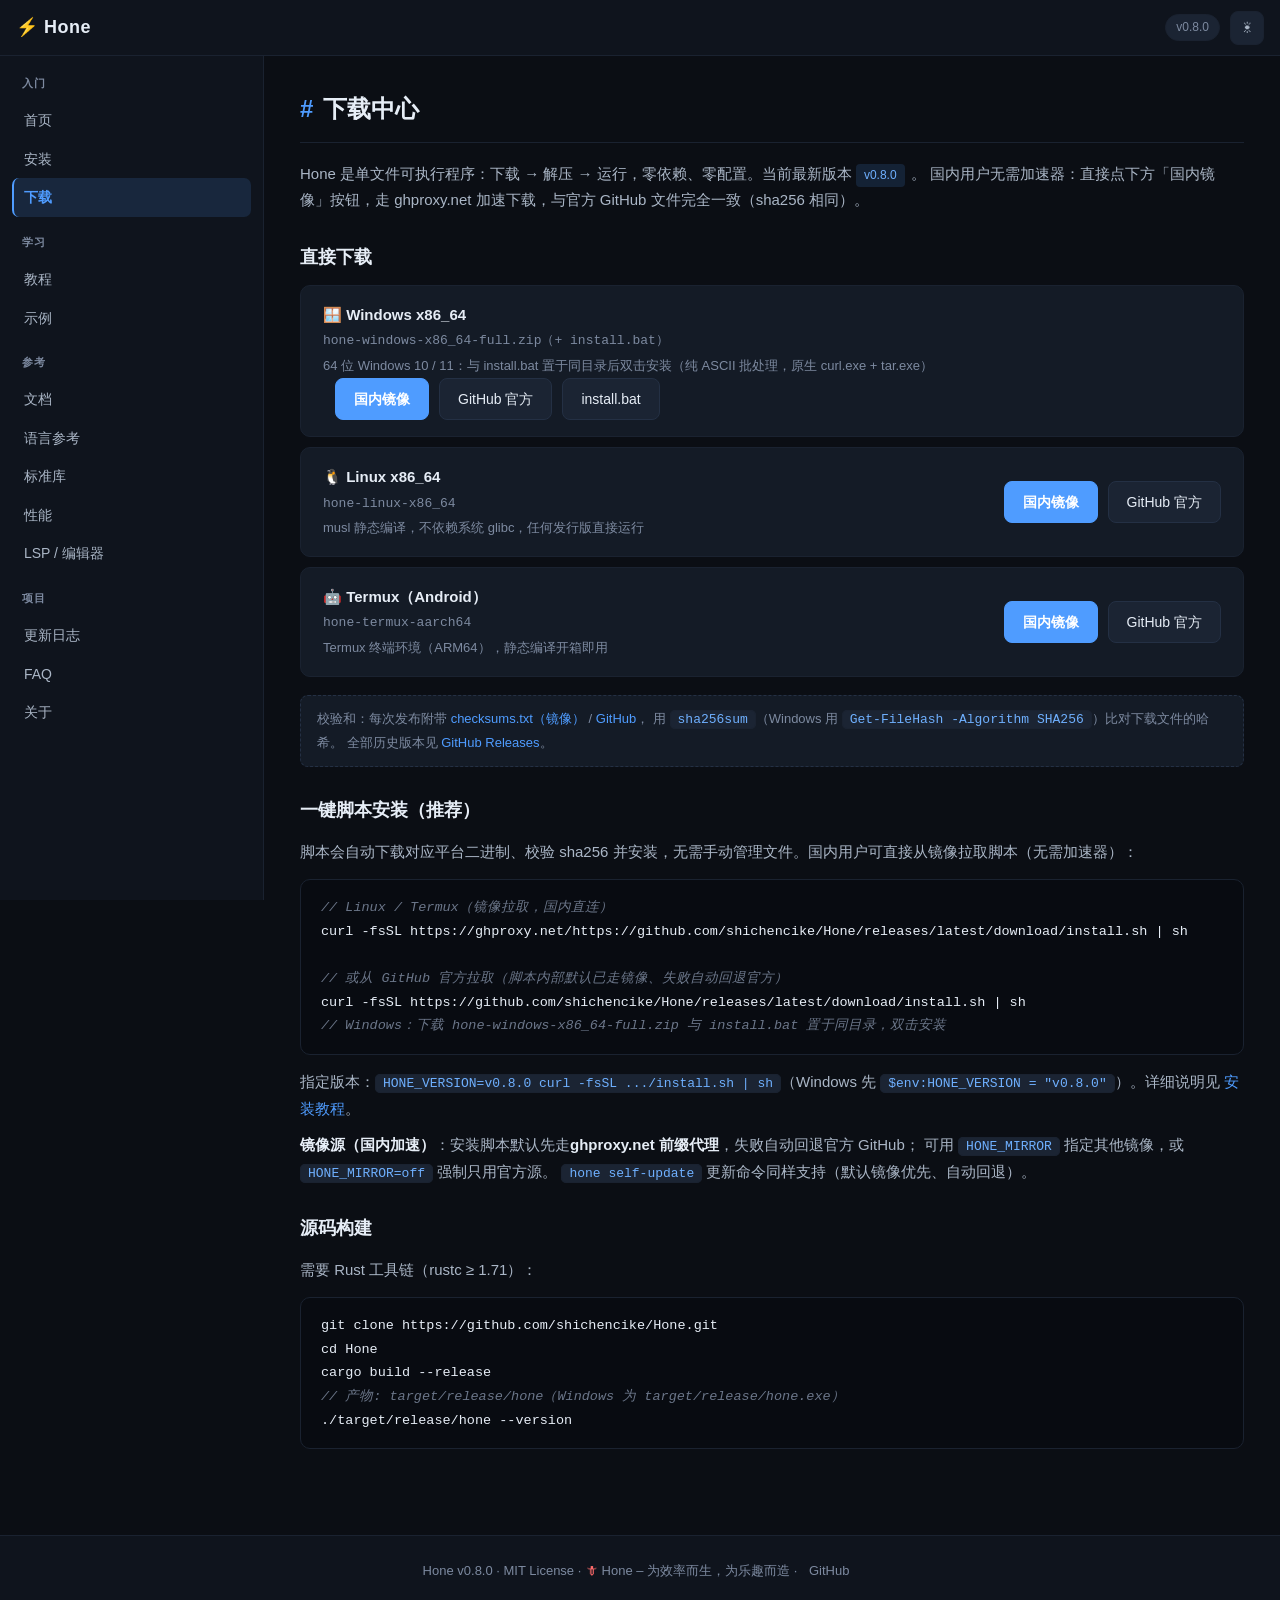
<file: 官网/download.html>
<!DOCTYPE html>
<html lang="zh-CN">
<head>
<meta charset="UTF-8">
<meta name="viewport" content="width=device-width, initial-scale=1.0">
<title>Hone 下载中心</title>
<meta name="description" content="下载 Hone 编程语言：Windows / Linux / Termux 三平台单文件可执行程序，附带 sha256 校验和。支持一键脚本安装与源码构建。">
<meta name="theme-color" content="#0b0e14">
<link rel="icon" href="favicon.png" type="image/png">
<link rel="stylesheet" href="style.css">
</head>
<body>
<header>
  <button class="menu-btn" onclick="toggleNav()" aria-label="菜单">&#9776;</button>
  <span class="logo"><span class="mark">&#9889;</span> Hone</span>
  <span class="spacer"></span>
  <span class="right">
    <span class="ver">v0.8.0</span>
    <button class="theme-toggle" onclick="toggleTheme()" title="切换主题" aria-label="切换主题"><span class="ti-light">&#9728;</span><span class="ti-dark">&#127769;</span></button>
  </span>
</header>

<aside class="sidebar" id="sidebar">
  <nav>
    <div class="nav-group">
      <div class="nav-title">入门</div>
      <a href="index.html">首页</a>
      <a href="install.html">安装</a>
      <a href="download.html" class="active">下载</a>
    </div>
    <div class="nav-group">
      <div class="nav-title">学习</div>
      <a href="tutorial.html">教程</a>
      <a href="examples.html">示例</a>
    </div>
    <div class="nav-group">
      <div class="nav-title">参考</div>
      <a href="docs.html">文档</a>
      <a href="language.html">语言参考</a>
      <a href="stdlib.html">标准库</a>
      <a href="perf.html">性能</a>
      <a href="lsp.html">LSP / 编辑器</a>
    </div>
    <div class="nav-group">
      <div class="nav-title">项目</div>
      <a href="changelog.html">更新日志</a>
      <a href="faq.html">FAQ</a>
      <a href="about.html">关于</a>
    </div>

  </nav>
</aside>
<div class="sidebar-backdrop" id="navBackdrop"></div>

<main>

  <h2><span class="hash">#</span>下载中心</h2>
  <p class="dl-intro">Hone 是单文件可执行程序：下载 → 解压 → 运行，零依赖、零配置。当前最新版本 <span class="tag">v0.8.0</span>。
    国内用户无需加速器：直接点下方「国内镜像」按钮，走 ghproxy.net 加速下载，与官方 GitHub 文件完全一致（sha256 相同）。</p>

  <section>
    <h3>直接下载</h3>
    <div class="dl-card">
      <div>
        <div class="dl-os">🪟 Windows x86_64</div>
        <div class="dl-file">hone-windows-x86_64-full.zip（+ install.bat）</div>
        <div class="dl-desc">64 位 Windows 10 / 11：与 install.bat 置于同目录后双击安装（纯 ASCII 批处理，原生 curl.exe + tar.exe）</div>
      </div>
      <div class="dl-btns">
        <a class="btn primary" href="https://ghproxy.net/https://github.com/shichencike/Hone/releases/latest/download/hone-windows-x86_64-full.zip">国内镜像</a>
        <a class="btn" href="https://github.com/shichencike/Hone/releases/latest/download/hone-windows-x86_64-full.zip">GitHub 官方</a>
        <a class="btn" href="https://github.com/shichencike/Hone/releases/latest/download/install.bat">install.bat</a>
      </div>
    </div>
    <div class="dl-card">
      <div>
        <div class="dl-os">🐧 Linux x86_64</div>
        <div class="dl-file">hone-linux-x86_64</div>
        <div class="dl-desc">musl 静态编译，不依赖系统 glibc，任何发行版直接运行</div>
      </div>
      <div class="dl-btns">
        <a class="btn primary" href="https://ghproxy.net/https://github.com/shichencike/Hone/releases/latest/download/hone-linux-x86_64">国内镜像</a>
        <a class="btn" href="https://github.com/shichencike/Hone/releases/latest/download/hone-linux-x86_64">GitHub 官方</a>
      </div>
    </div>
    <div class="dl-card">
      <div>
        <div class="dl-os">🤖 Termux（Android）</div>
        <div class="dl-file">hone-termux-aarch64</div>
        <div class="dl-desc">Termux 终端环境（ARM64），静态编译开箱即用</div>
      </div>
      <div class="dl-btns">
        <a class="btn primary" href="https://ghproxy.net/https://github.com/shichencike/Hone/releases/latest/download/hone-termux-aarch64">国内镜像</a>
        <a class="btn" href="https://github.com/shichencike/Hone/releases/latest/download/hone-termux-aarch64">GitHub 官方</a>
      </div>
    </div>

    <div class="dl-note">
      校验和：每次发布附带 <a href="https://ghproxy.net/https://github.com/shichencike/Hone/releases/latest/download/checksums.txt">checksums.txt（镜像）</a> /
      <a href="https://github.com/shichencike/Hone/releases/latest/download/checksums.txt">GitHub</a>，
      用 <code class="inline">sha256sum</code>（Windows 用 <code class="inline">Get-FileHash -Algorithm SHA256</code>）比对下载文件的哈希。
      全部历史版本见 <a href="https://github.com/shichencike/Hone/releases">GitHub Releases</a>。
    </div>
  </section>

  <section>
    <h3>一键脚本安装（推荐）</h3>
    <p>脚本会自动下载对应平台二进制、校验 sha256 并安装，无需手动管理文件。国内用户可直接从镜像拉取脚本（无需加速器）：</p>
<pre><code><span class="c">// Linux / Termux（镜像拉取，国内直连）</span>
curl -fsSL https://ghproxy.net/https://github.com/shichencike/Hone/releases/latest/download/install.sh | sh

<span class="c">// 或从 GitHub 官方拉取（脚本内部默认已走镜像、失败自动回退官方）</span>
curl -fsSL https://github.com/shichencike/Hone/releases/latest/download/install.sh | sh
<span class="c">// Windows：下载 hone-windows-x86_64-full.zip 与 install.bat 置于同目录，双击安装</span></code></pre>
    <p>指定版本：<code class="inline">HONE_VERSION=v0.8.0 curl -fsSL .../install.sh | sh</code>（Windows 先 <code class="inline">$env:HONE_VERSION = "v0.8.0"</code>）。详细说明见 <a href="install.html">安装教程</a>。</p>
    <p><strong>镜像源（国内加速）</strong>：安装脚本默认先走<strong>ghproxy.net 前缀代理</strong>，失败自动回退官方 GitHub；
      可用 <code class="inline">HONE_MIRROR</code> 指定其他镜像，或 <code class="inline">HONE_MIRROR=off</code> 强制只用官方源。
      <code class="inline">hone self-update</code> 更新命令同样支持（默认镜像优先、自动回退）。</p>
  </section>

  <section>
    <h3>源码构建</h3>
    <p>需要 Rust 工具链（rustc ≥ 1.71）：</p>
<pre><code>git clone https://github.com/shichencike/Hone.git
cd Hone
cargo build --release
<span class="c">// 产物: target/release/hone（Windows 为 target/release/hone.exe）</span>
./target/release/hone --version</code></pre>
  </section>

</main>

<footer>
  Hone v0.8.0 &middot; MIT License &middot; <span class="sword">&#128481;</span> Hone &ndash; 为效率而生，为乐趣而造
  &middot; <a href="https://github.com/shichencike/Hone">GitHub</a>
</footer>

<script src="site.js"></script>

</body>
</html>
</file>
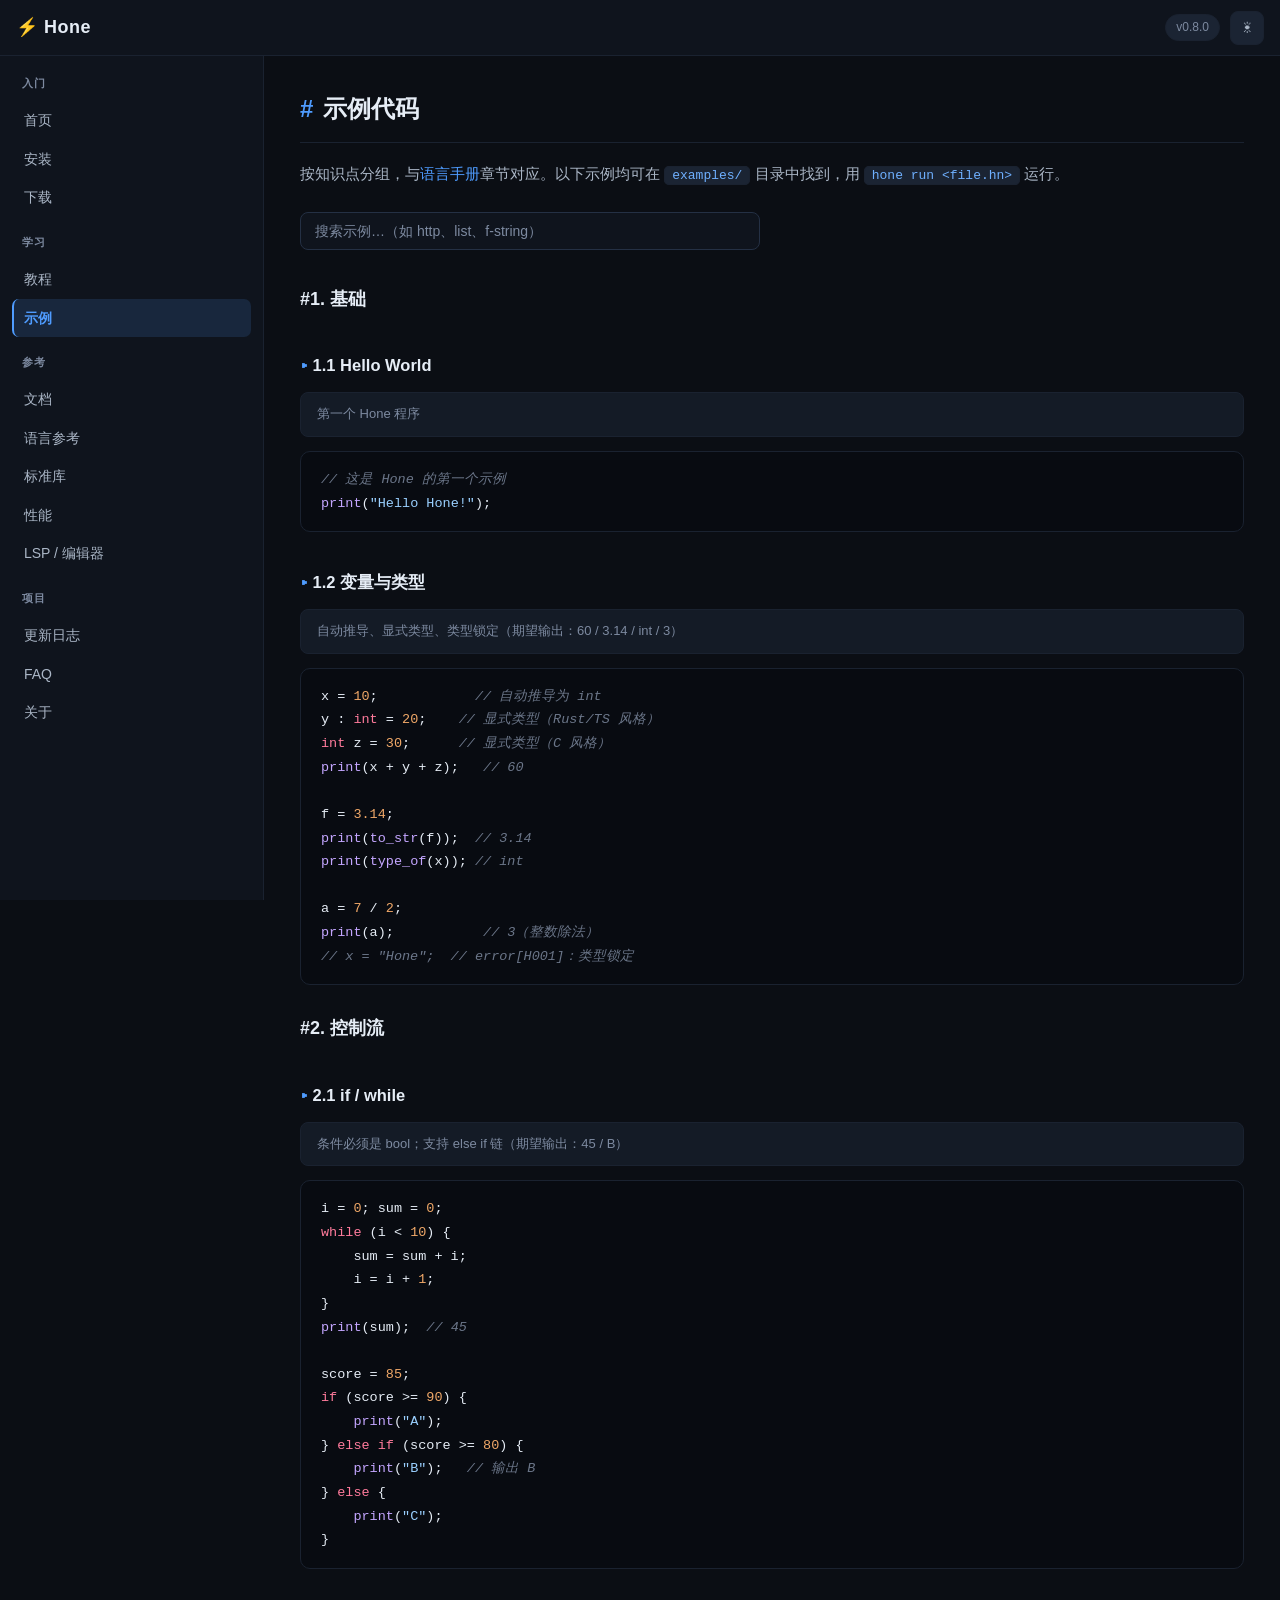
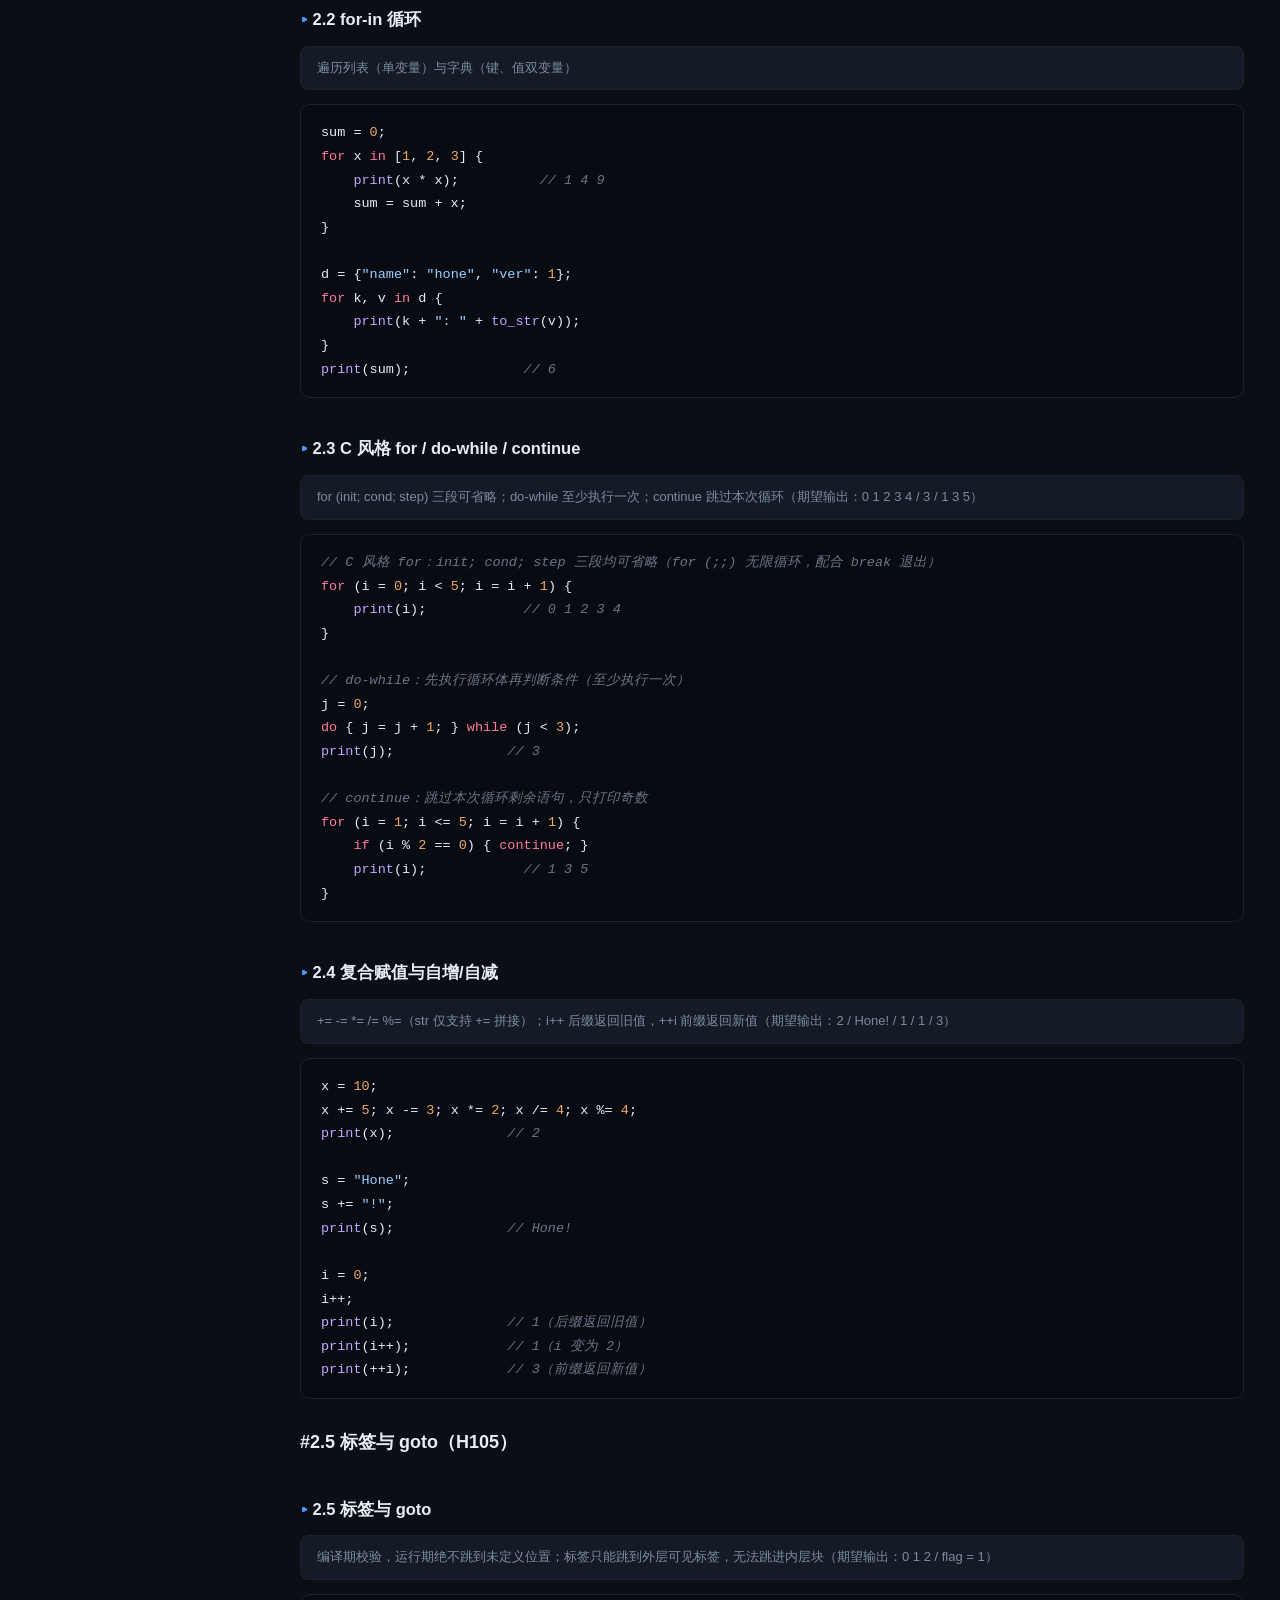
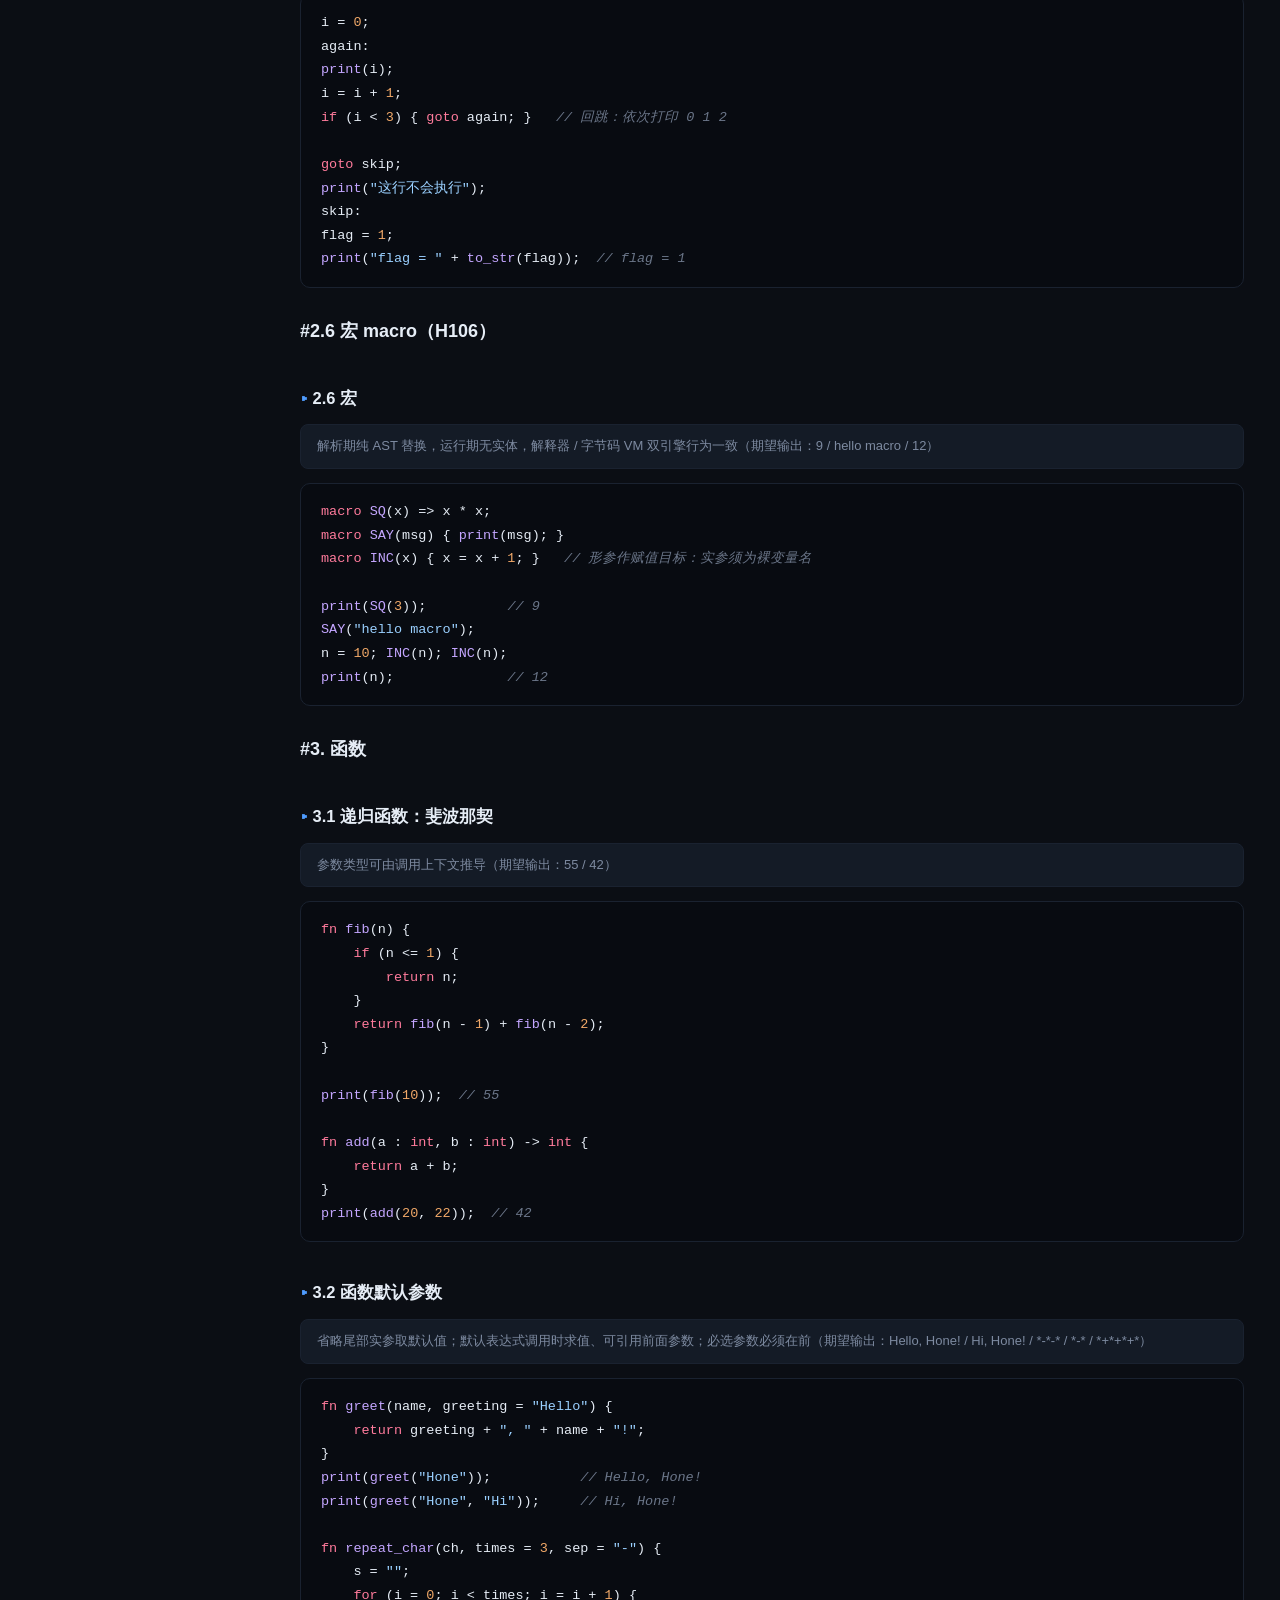
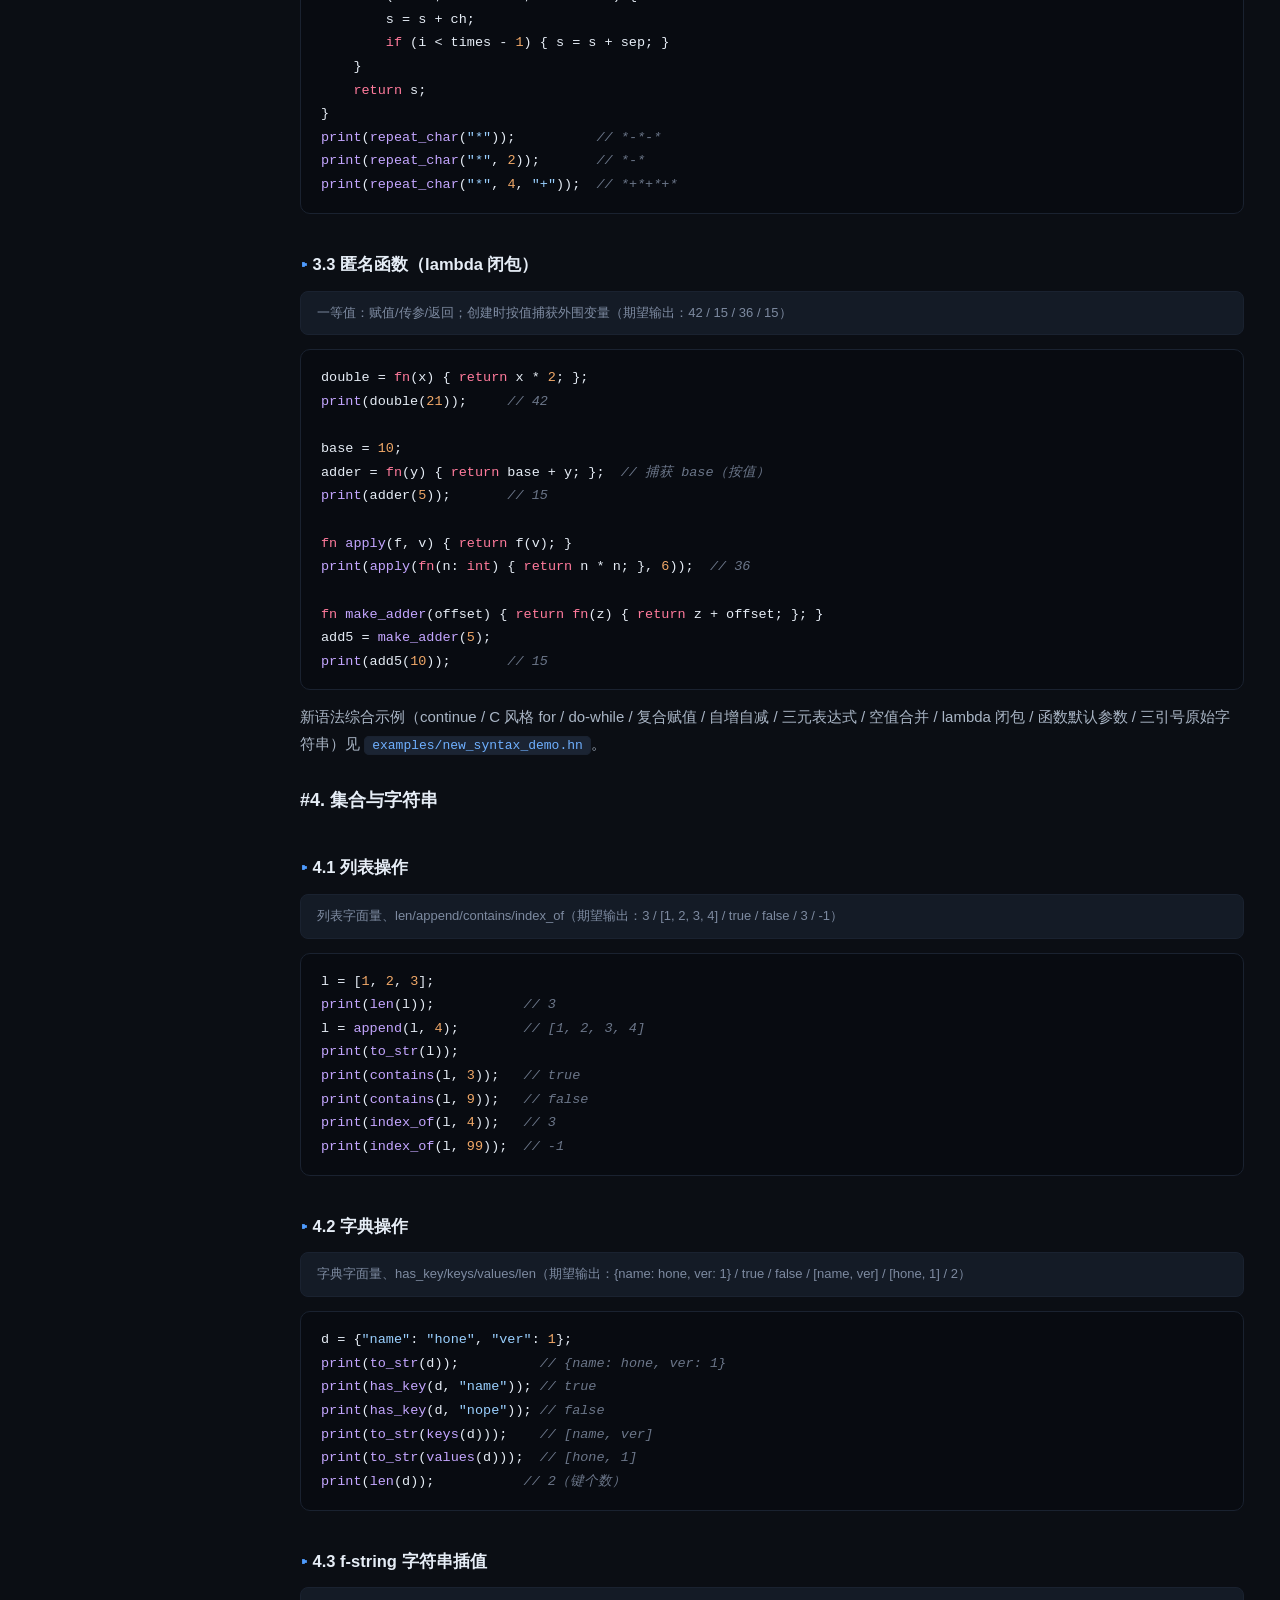
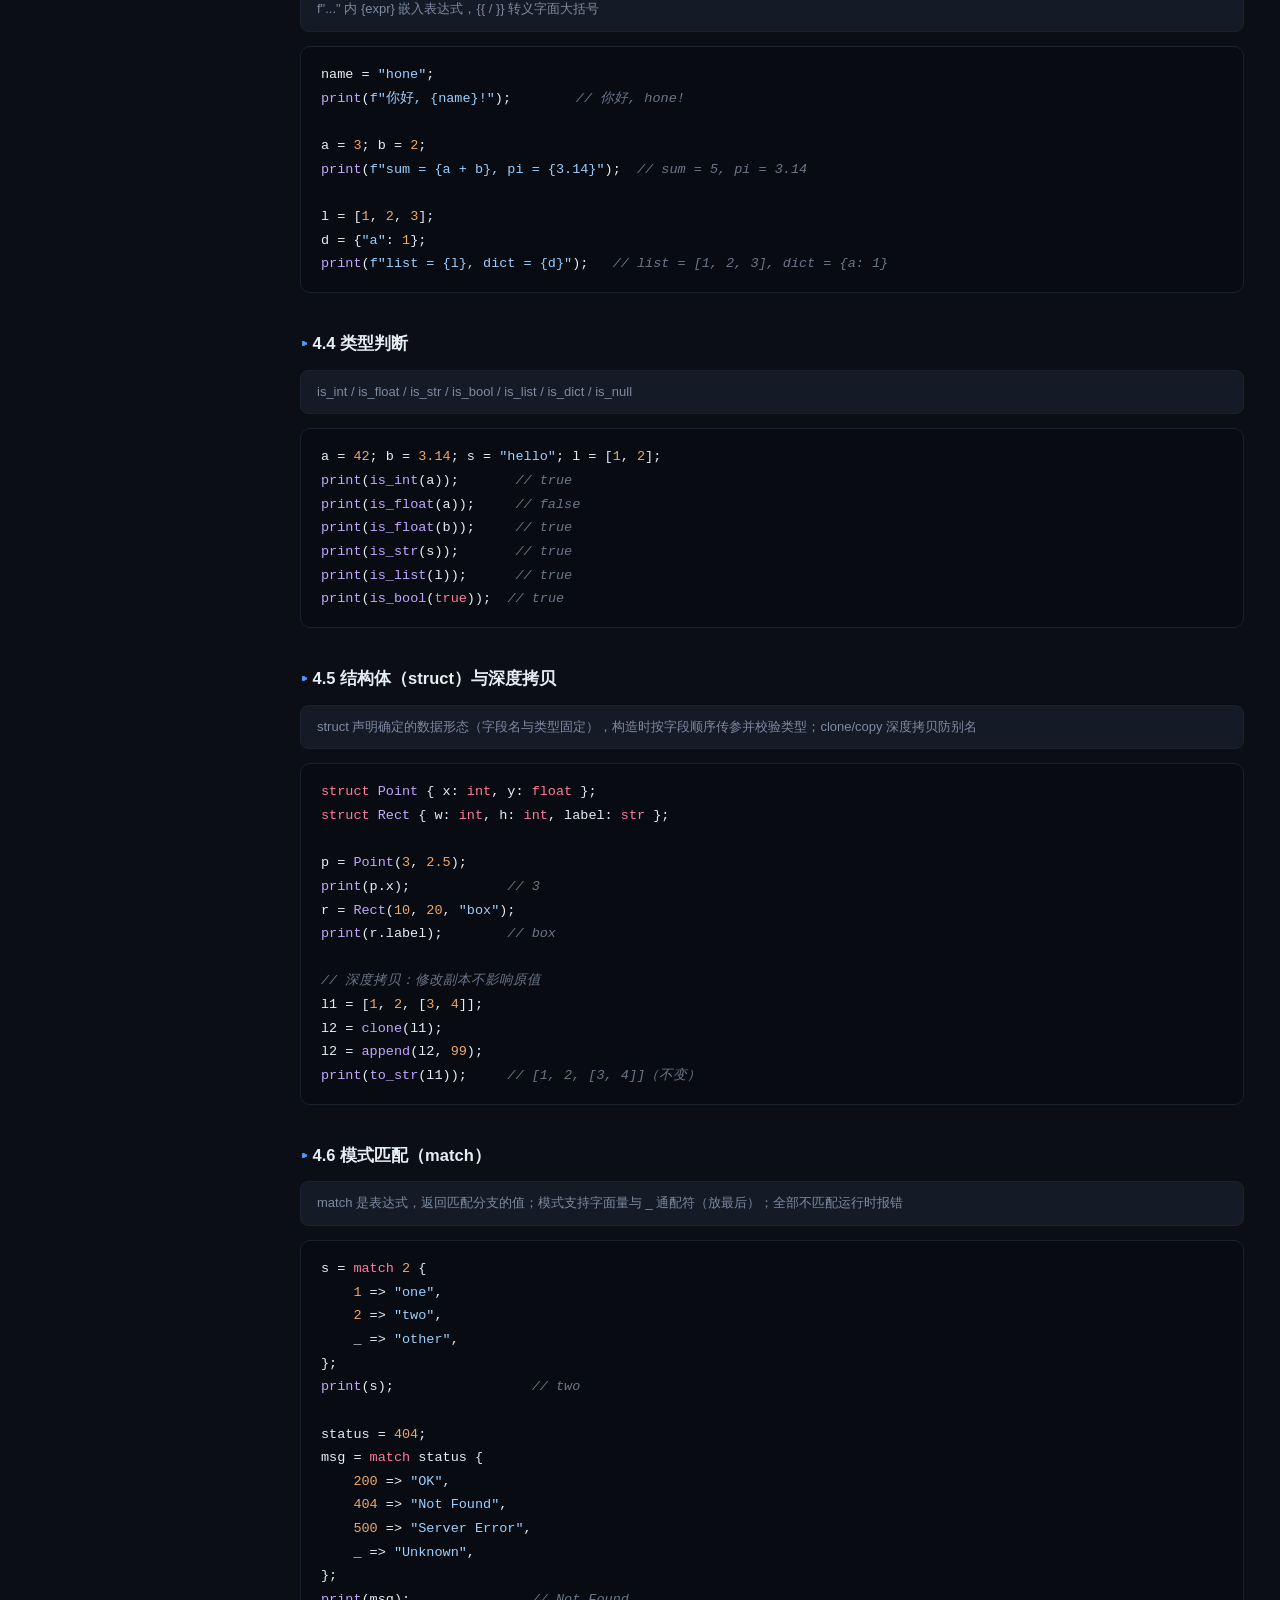
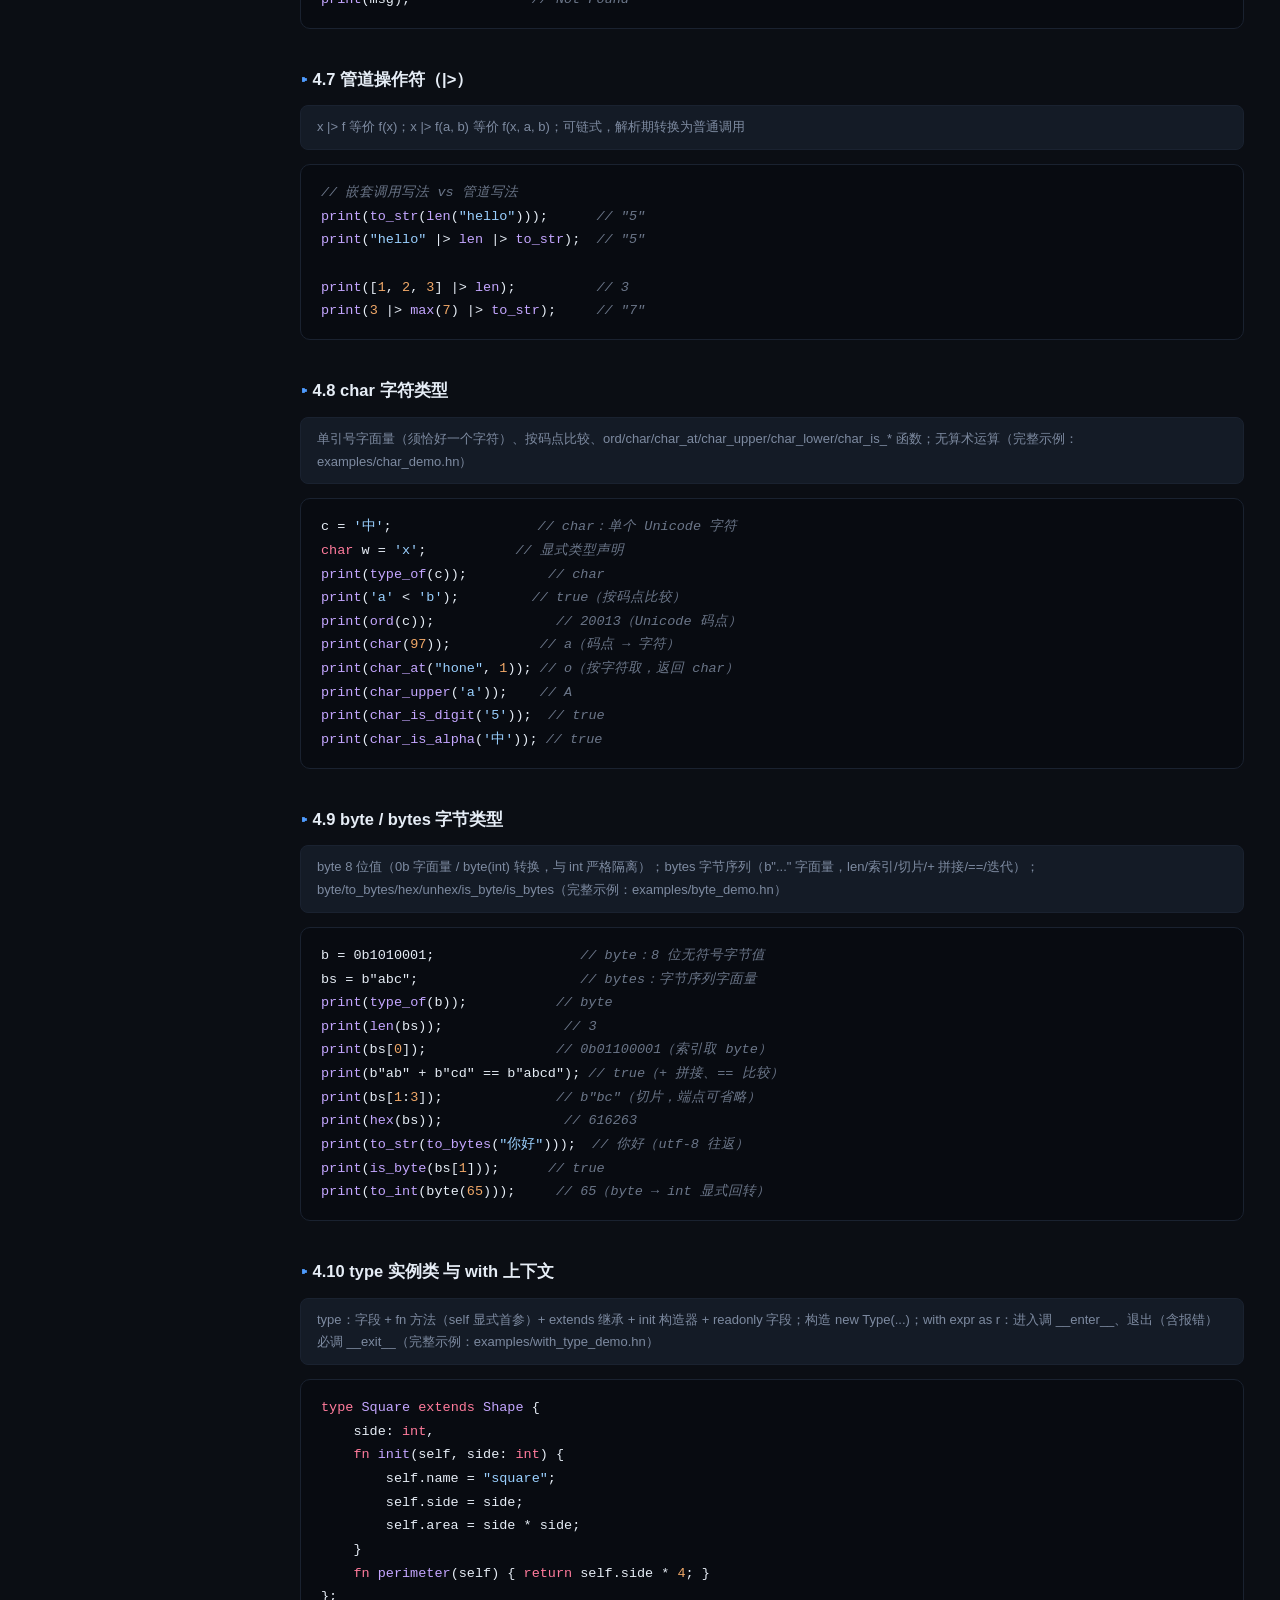
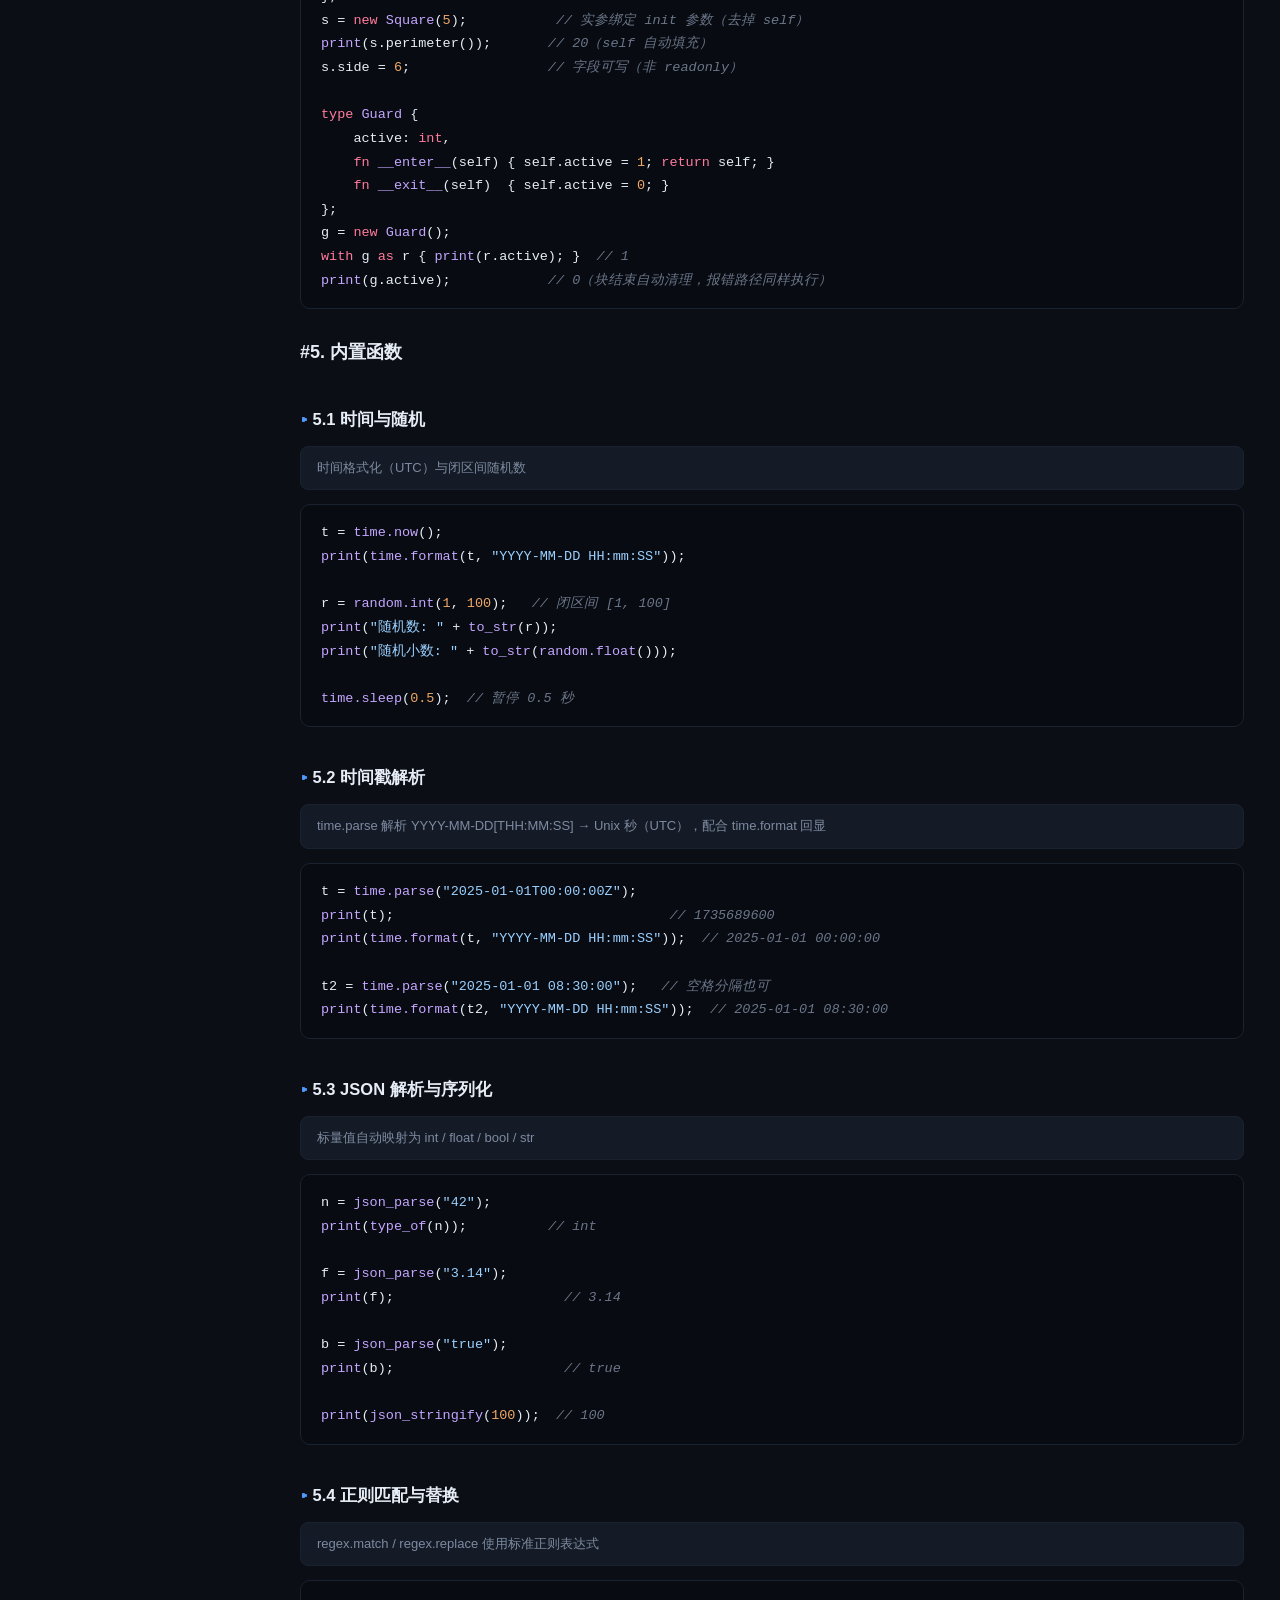
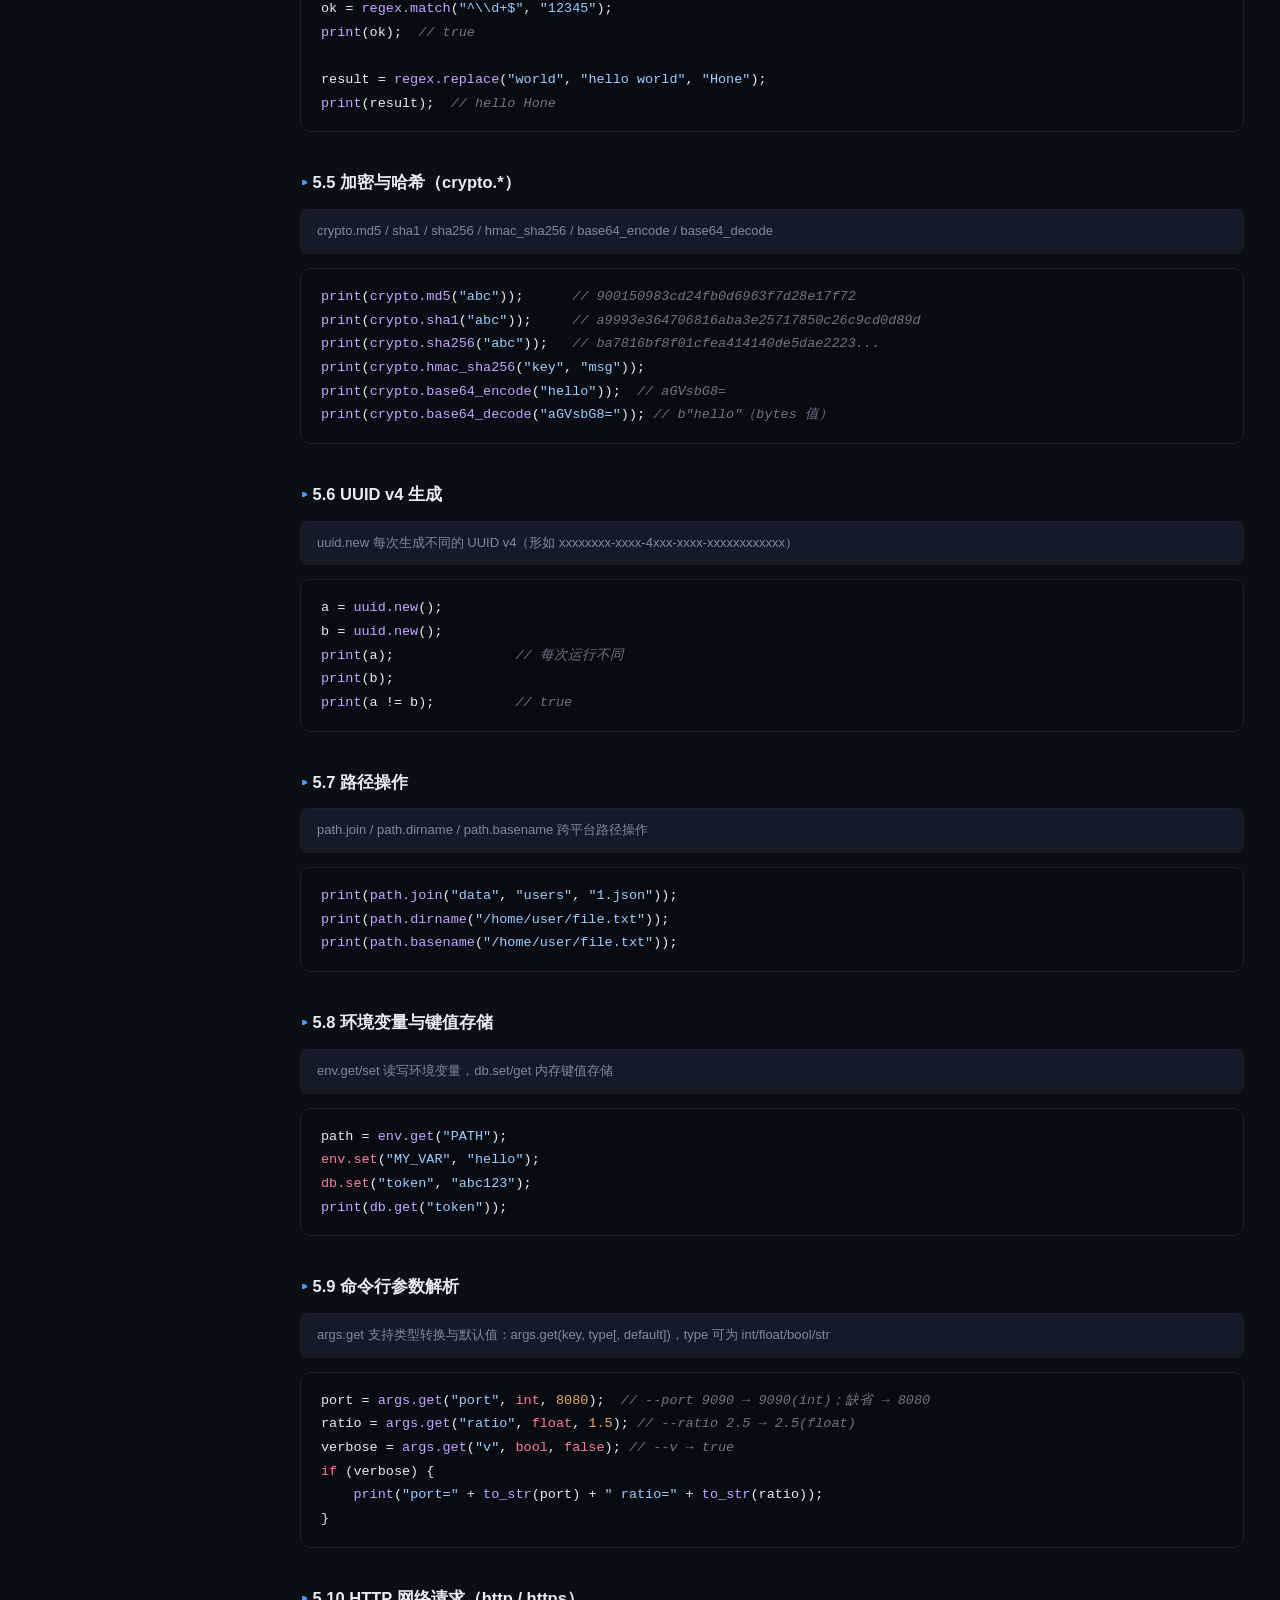
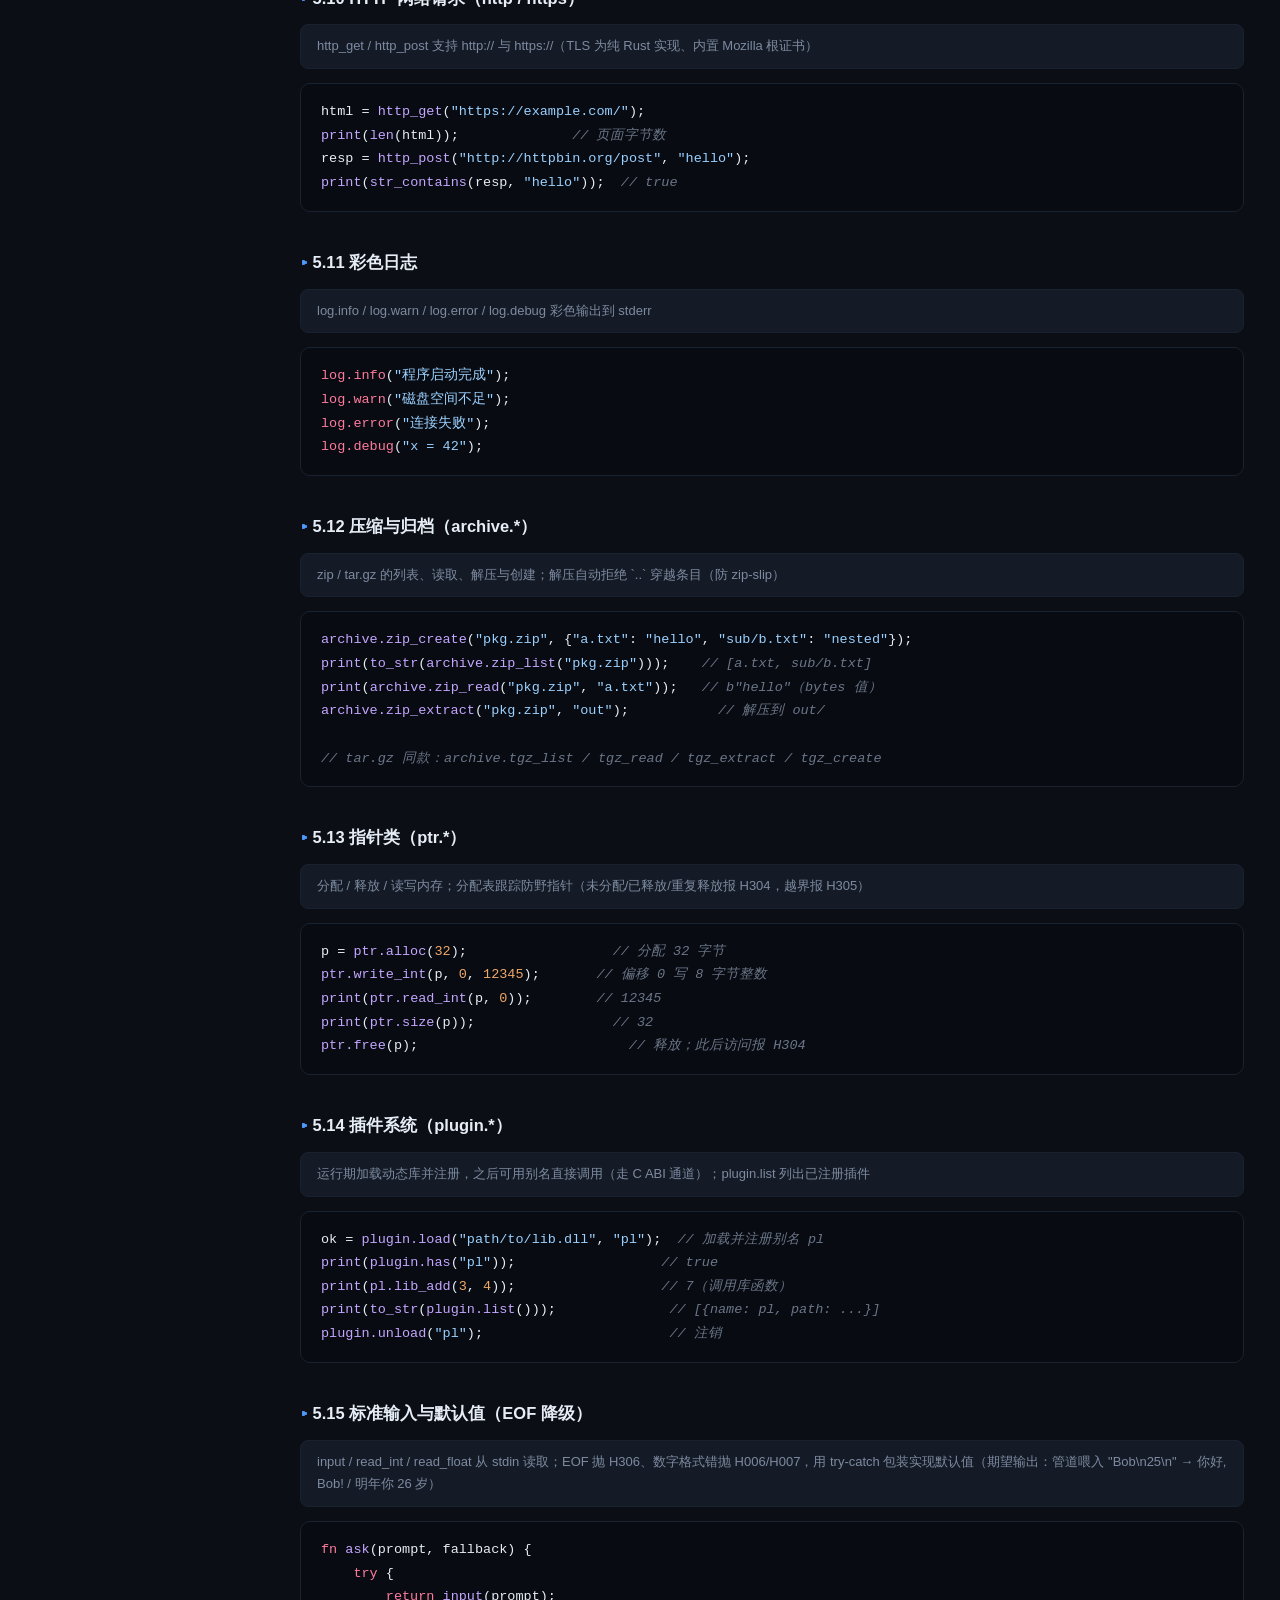
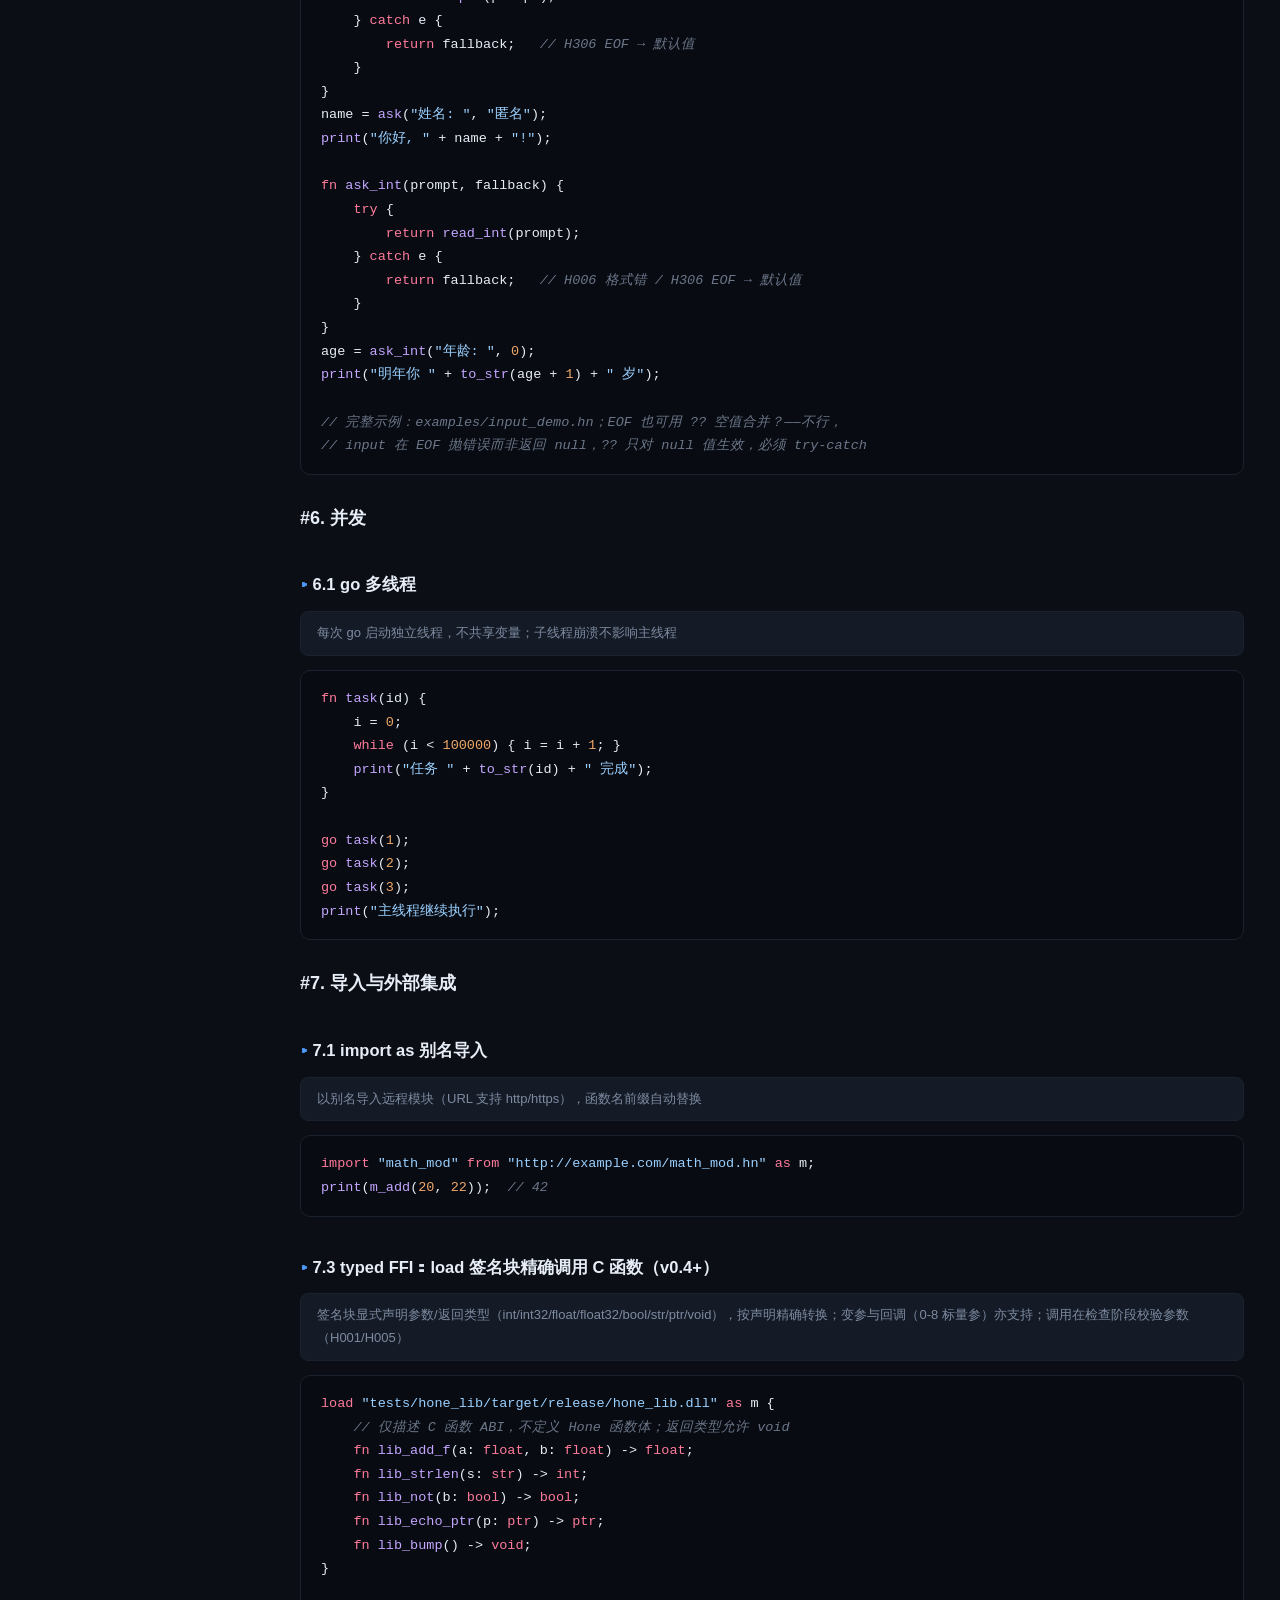
<file: 官网/examples.html>
<!DOCTYPE html>
<html lang="zh-CN">
<head>
<meta charset="UTF-8">
<meta name="viewport" content="width=device-width, initial-scale=1.0">
<title>Hone 示例 - 期望运行效果</title>
<meta name="description" content="Hone 语言示例：按知识点分组的基础、控制流、函数、集合、内置函数、并发、导入与外部集成、工具链、错误处理、图形界面示例。">
<meta name="theme-color" content="#0b0e14">
<link rel="icon" href="favicon.png" type="image/png">
<link rel="stylesheet" href="style.css">
</head>
<body>
<header>
  <button class="menu-btn" onclick="toggleNav()" aria-label="菜单">&#9776;</button>
  <span class="logo"><span class="mark">&#9889;</span> Hone</span>
  <span class="spacer"></span>
  <span class="right">
    <span class="ver">v0.8.0</span>
    <button class="theme-toggle" onclick="toggleTheme()" title="切换主题" aria-label="切换主题"><span class="ti-light">&#9728;</span><span class="ti-dark">&#127769;</span></button>
  </span>
</header>

<aside class="sidebar" id="sidebar">
  <nav>
    <div class="nav-group">
      <div class="nav-title">入门</div>
      <a href="index.html">首页</a>
      <a href="install.html">安装</a>
      <a href="download.html">下载</a>
    </div>
    <div class="nav-group">
      <div class="nav-title">学习</div>
      <a href="tutorial.html">教程</a>
      <a href="examples.html" class="active">示例</a>
    </div>
    <div class="nav-group">
      <div class="nav-title">参考</div>
      <a href="docs.html">文档</a>
      <a href="language.html">语言参考</a>
      <a href="stdlib.html">标准库</a>
      <a href="perf.html">性能</a>
      <a href="lsp.html">LSP / 编辑器</a>
    </div>
    <div class="nav-group">
      <div class="nav-title">项目</div>
      <a href="changelog.html">更新日志</a>
      <a href="faq.html">FAQ</a>
      <a href="about.html">关于</a>
    </div>

  </nav>
</aside>
<div class="sidebar-backdrop" id="navBackdrop"></div>

<main>

  <h2><span class="hash">#</span>示例代码</h2>
  <p>按知识点分组，与<a href="docs.html">语言手册</a>章节对应。以下示例均可在 <code class="inline">examples/</code> 目录中找到，用 <code class="inline">hone run &lt;file.hn&gt;</code> 运行。</p>

  <input type="text" id="search" class="search-box" placeholder="搜索示例…（如 http、list、f-string）" oninput="searchExamples(this.value)">
  <div id="search-count" class="search-count"></div>

  <h3><span class="hash">#</span>1. 基础</h3>

  <div class="example">
    <div class="title">1.1 Hello World</div>
    <div class="note">第一个 Hone 程序</div>
<pre><code><span class="c">// 这是 Hone 的第一个示例</span>
<span class="f">print</span>(<span class="s">"Hello Hone!"</span>);</code></pre>
  </div>

  <div class="example">
    <div class="title">1.2 变量与类型</div>
    <div class="note">自动推导、显式类型、类型锁定（期望输出：60 / 3.14 / int / 3）</div>
<pre><code>x = <span class="n">10</span>;            <span class="c">// 自动推导为 int</span>
y : <span class="k">int</span> = <span class="n">20</span>;    <span class="c">// 显式类型（Rust/TS 风格）</span>
<span class="k">int</span> z = <span class="n">30</span>;      <span class="c">// 显式类型（C 风格）</span>
<span class="f">print</span>(x + y + z);   <span class="c">// 60</span>

f = <span class="n">3.14</span>;
<span class="f">print</span>(<span class="f">to_str</span>(f));  <span class="c">// 3.14</span>
<span class="f">print</span>(<span class="f">type_of</span>(x)); <span class="c">// int</span>

a = <span class="n">7</span> / <span class="n">2</span>;
<span class="f">print</span>(a);           <span class="c">// 3（整数除法）</span>
<span class="c">// x = "Hone";  // error[H001]：类型锁定</span></code></pre>
  </div>

  <h3><span class="hash">#</span>2. 控制流</h3>

  <div class="example">
    <div class="title">2.1 if / while</div>
    <div class="note">条件必须是 bool；支持 else if 链（期望输出：45 / B）</div>
<pre><code>i = <span class="n">0</span>; sum = <span class="n">0</span>;
<span class="k">while</span> (i &lt; <span class="n">10</span>) {
    sum = sum + i;
    i = i + <span class="n">1</span>;
}
<span class="f">print</span>(sum);  <span class="c">// 45</span>

score = <span class="n">85</span>;
<span class="k">if</span> (score &gt;= <span class="n">90</span>) {
    <span class="f">print</span>(<span class="s">"A"</span>);
} <span class="k">else if</span> (score &gt;= <span class="n">80</span>) {
    <span class="f">print</span>(<span class="s">"B"</span>);   <span class="c">// 输出 B</span>
} <span class="k">else</span> {
    <span class="f">print</span>(<span class="s">"C"</span>);
}</code></pre>
  </div>

  <div class="example">
    <div class="title">2.2 for-in 循环</div>
    <div class="note">遍历列表（单变量）与字典（键、值双变量）</div>
<pre><code>sum = <span class="n">0</span>;
<span class="k">for</span> x <span class="k">in</span> [<span class="n">1</span>, <span class="n">2</span>, <span class="n">3</span>] {
    <span class="f">print</span>(x * x);          <span class="c">// 1 4 9</span>
    sum = sum + x;
}

d = {<span class="s">"name"</span>: <span class="s">"hone"</span>, <span class="s">"ver"</span>: <span class="n">1</span>};
<span class="k">for</span> k, v <span class="k">in</span> d {
    <span class="f">print</span>(k + <span class="s">": "</span> + <span class="f">to_str</span>(v));
}
<span class="f">print</span>(sum);              <span class="c">// 6</span></code></pre>
  </div>

  <div class="example">
    <div class="title">2.3 C 风格 for / do-while / continue</div>
    <div class="note">for (init; cond; step) 三段可省略；do-while 至少执行一次；continue 跳过本次循环（期望输出：0 1 2 3 4 / 3 / 1 3 5）</div>
<pre><code><span class="c">// C 风格 for：init; cond; step 三段均可省略（for (;;) 无限循环，配合 break 退出）</span>
<span class="k">for</span> (i = <span class="n">0</span>; i &lt; <span class="n">5</span>; i = i + <span class="n">1</span>) {
    <span class="f">print</span>(i);            <span class="c">// 0 1 2 3 4</span>
}

<span class="c">// do-while：先执行循环体再判断条件（至少执行一次）</span>
j = <span class="n">0</span>;
<span class="k">do</span> { j = j + <span class="n">1</span>; } <span class="k">while</span> (j &lt; <span class="n">3</span>);
<span class="f">print</span>(j);              <span class="c">// 3</span>

<span class="c">// continue：跳过本次循环剩余语句，只打印奇数</span>
<span class="k">for</span> (i = <span class="n">1</span>; i &lt;= <span class="n">5</span>; i = i + <span class="n">1</span>) {
    <span class="k">if</span> (i % <span class="n">2</span> == <span class="n">0</span>) { <span class="k">continue</span>; }
    <span class="f">print</span>(i);            <span class="c">// 1 3 5</span>
}</code></pre>
  </div>

  <div class="example">
    <div class="title">2.4 复合赋值与自增/自减</div>
    <div class="note">+= -= *= /= %=（str 仅支持 += 拼接）；i++ 后缀返回旧值，++i 前缀返回新值（期望输出：2 / Hone! / 1 / 1 / 3）</div>
<pre><code>x = <span class="n">10</span>;
x += <span class="n">5</span>; x -= <span class="n">3</span>; x *= <span class="n">2</span>; x /= <span class="n">4</span>; x %= <span class="n">4</span>;
<span class="f">print</span>(x);              <span class="c">// 2</span>

s = <span class="s">"Hone"</span>;
s += <span class="s">"!"</span>;
<span class="f">print</span>(s);              <span class="c">// Hone!</span>

i = <span class="n">0</span>;
i++;
<span class="f">print</span>(i);              <span class="c">// 1（后缀返回旧值）</span>
<span class="f">print</span>(i++);            <span class="c">// 1（i 变为 2）</span>
<span class="f">print</span>(++i);            <span class="c">// 3（前缀返回新值）</span></code></pre>
  </div>

  <h3><span class="hash">#</span>2.5 标签与 goto（H105）</h3>

  <div class="example">
    <div class="title">2.5 标签与 goto</div>
    <div class="note">编译期校验，运行期绝不跳到未定义位置；标签只能跳到外层可见标签，无法跳进内层块（期望输出：0 1 2 / flag = 1）</div>
<pre><code>i = <span class="n">0</span>;
again:
<span class="f">print</span>(i);
i = i + <span class="n">1</span>;
<span class="k">if</span> (i &lt; <span class="n">3</span>) { <span class="k">goto</span> again; }   <span class="c">// 回跳：依次打印 0 1 2</span>

<span class="k">goto</span> skip;
<span class="f">print</span>(<span class="s">"这行不会执行"</span>);
skip:
flag = <span class="n">1</span>;
<span class="f">print</span>(<span class="s">"flag = "</span> + <span class="f">to_str</span>(flag));  <span class="c">// flag = 1</span></code></pre>
  </div>

  <h3><span class="hash">#</span>2.6 宏 macro（H106）</h3>

  <div class="example">
    <div class="title">2.6 宏</div>
    <div class="note">解析期纯 AST 替换，运行期无实体，解释器 / 字节码 VM 双引擎行为一致（期望输出：9 / hello macro / 12）</div>
<pre><code><span class="k">macro</span> <span class="f">SQ</span>(x) =&gt; x * x;
<span class="k">macro</span> <span class="f">SAY</span>(msg) { <span class="f">print</span>(msg); }
<span class="k">macro</span> <span class="f">INC</span>(x) { x = x + <span class="n">1</span>; }   <span class="c">// 形参作赋值目标：实参须为裸变量名</span>

<span class="f">print</span>(<span class="f">SQ</span>(<span class="n">3</span>));          <span class="c">// 9</span>
<span class="f">SAY</span>(<span class="s">"hello macro"</span>);
n = <span class="n">10</span>; <span class="f">INC</span>(n); <span class="f">INC</span>(n);
<span class="f">print</span>(n);              <span class="c">// 12</span></code></pre>
  </div>

  <h3><span class="hash">#</span>3. 函数</h3>

  <div class="example">
    <div class="title">3.1 递归函数：斐波那契</div>
    <div class="note">参数类型可由调用上下文推导（期望输出：55 / 42）</div>
<pre><code><span class="k">fn</span> <span class="f">fib</span>(n) {
    <span class="k">if</span> (n &lt;= <span class="n">1</span>) {
        <span class="k">return</span> n;
    }
    <span class="k">return</span> <span class="f">fib</span>(n - <span class="n">1</span>) + <span class="f">fib</span>(n - <span class="n">2</span>);
}

<span class="f">print</span>(<span class="f">fib</span>(<span class="n">10</span>));  <span class="c">// 55</span>

<span class="k">fn</span> <span class="f">add</span>(a : <span class="k">int</span>, b : <span class="k">int</span>) -&gt; <span class="k">int</span> {
    <span class="k">return</span> a + b;
}
<span class="f">print</span>(<span class="f">add</span>(<span class="n">20</span>, <span class="n">22</span>));  <span class="c">// 42</span></code></pre>
  </div>

  <div class="example">
    <div class="title">3.2 函数默认参数</div>
    <div class="note">省略尾部实参取默认值；默认表达式调用时求值、可引用前面参数；必选参数必须在前（期望输出：Hello, Hone! / Hi, Hone! / *-*-* / *-* / *+*+*+*）</div>
<pre><code><span class="k">fn</span> <span class="f">greet</span>(name, greeting = <span class="s">"Hello"</span>) {
    <span class="k">return</span> greeting + <span class="s">", "</span> + name + <span class="s">"!"</span>;
}
<span class="f">print</span>(<span class="f">greet</span>(<span class="s">"Hone"</span>));           <span class="c">// Hello, Hone!</span>
<span class="f">print</span>(<span class="f">greet</span>(<span class="s">"Hone"</span>, <span class="s">"Hi"</span>));     <span class="c">// Hi, Hone!</span>

<span class="k">fn</span> <span class="f">repeat_char</span>(ch, times = <span class="n">3</span>, sep = <span class="s">"-"</span>) {
    s = <span class="s">""</span>;
    <span class="k">for</span> (i = <span class="n">0</span>; i &lt; times; i = i + <span class="n">1</span>) {
        s = s + ch;
        <span class="k">if</span> (i &lt; times - <span class="n">1</span>) { s = s + sep; }
    }
    <span class="k">return</span> s;
}
<span class="f">print</span>(<span class="f">repeat_char</span>(<span class="s">"*"</span>));          <span class="c">// *-*-*</span>
<span class="f">print</span>(<span class="f">repeat_char</span>(<span class="s">"*"</span>, <span class="n">2</span>));       <span class="c">// *-*</span>
<span class="f">print</span>(<span class="f">repeat_char</span>(<span class="s">"*"</span>, <span class="n">4</span>, <span class="s">"+"</span>));  <span class="c">// *+*+*+*</span></code></pre>
  </div>

  <div class="example">
    <div class="title">3.3 匿名函数（lambda 闭包）</div>
    <div class="note">一等值：赋值/传参/返回；创建时按值捕获外围变量（期望输出：42 / 15 / 36 / 15）</div>
<pre><code>double = <span class="k">fn</span>(x) { <span class="k">return</span> x * <span class="n">2</span>; };
<span class="f">print</span>(double(<span class="n">21</span>));     <span class="c">// 42</span>

base = <span class="n">10</span>;
adder = <span class="k">fn</span>(y) { <span class="k">return</span> base + y; };  <span class="c">// 捕获 base（按值）</span>
<span class="f">print</span>(adder(<span class="n">5</span>));       <span class="c">// 15</span>

<span class="k">fn</span> <span class="f">apply</span>(f, v) { <span class="k">return</span> f(v); }
<span class="f">print</span>(<span class="f">apply</span>(<span class="k">fn</span>(n: <span class="k">int</span>) { <span class="k">return</span> n * n; }, <span class="n">6</span>));  <span class="c">// 36</span>

<span class="k">fn</span> <span class="f">make_adder</span>(offset) { <span class="k">return</span> <span class="k">fn</span>(z) { <span class="k">return</span> z + offset; }; }
add5 = <span class="f">make_adder</span>(<span class="n">5</span>);
<span class="f">print</span>(add5(<span class="n">10</span>));       <span class="c">// 15</span></code></pre>
  </div>

  <p>新语法综合示例（continue / C 风格 for / do-while / 复合赋值 / 自增自减 / 三元表达式 / 空值合并 /
    lambda 闭包 / 函数默认参数 / 三引号原始字符串）见 <code class="inline">examples/new_syntax_demo.hn</code>。</p>

  <h3><span class="hash">#</span>4. 集合与字符串</h3>

  <div class="example">
    <div class="title">4.1 列表操作</div>
    <div class="note">列表字面量、len/append/contains/index_of（期望输出：3 / [1, 2, 3, 4] / true / false / 3 / -1）</div>
<pre><code>l = [<span class="n">1</span>, <span class="n">2</span>, <span class="n">3</span>];
<span class="f">print</span>(<span class="f">len</span>(l));           <span class="c">// 3</span>
l = <span class="f">append</span>(l, <span class="n">4</span>);        <span class="c">// [1, 2, 3, 4]</span>
<span class="f">print</span>(<span class="f">to_str</span>(l));
<span class="f">print</span>(<span class="f">contains</span>(l, <span class="n">3</span>));   <span class="c">// true</span>
<span class="f">print</span>(<span class="f">contains</span>(l, <span class="n">9</span>));   <span class="c">// false</span>
<span class="f">print</span>(<span class="f">index_of</span>(l, <span class="n">4</span>));   <span class="c">// 3</span>
<span class="f">print</span>(<span class="f">index_of</span>(l, <span class="n">99</span>));  <span class="c">// -1</span></code></pre>
  </div>

  <div class="example">
    <div class="title">4.2 字典操作</div>
    <div class="note">字典字面量、has_key/keys/values/len（期望输出：{name: hone, ver: 1} / true / false / [name, ver] / [hone, 1] / 2）</div>
<pre><code>d = {<span class="s">"name"</span>: <span class="s">"hone"</span>, <span class="s">"ver"</span>: <span class="n">1</span>};
<span class="f">print</span>(<span class="f">to_str</span>(d));          <span class="c">// {name: hone, ver: 1}</span>
<span class="f">print</span>(<span class="f">has_key</span>(d, <span class="s">"name"</span>)); <span class="c">// true</span>
<span class="f">print</span>(<span class="f">has_key</span>(d, <span class="s">"nope"</span>)); <span class="c">// false</span>
<span class="f">print</span>(<span class="f">to_str</span>(<span class="f">keys</span>(d)));    <span class="c">// [name, ver]</span>
<span class="f">print</span>(<span class="f">to_str</span>(<span class="f">values</span>(d)));  <span class="c">// [hone, 1]</span>
<span class="f">print</span>(<span class="f">len</span>(d));           <span class="c">// 2（键个数）</span></code></pre>
  </div>

  <div class="example">
    <div class="title">4.3 f-string 字符串插值</div>
    <div class="note">f"..." 内 {expr} 嵌入表达式，{{ / }} 转义字面大括号</div>
<pre><code>name = <span class="s">"hone"</span>;
<span class="f">print</span>(<span class="s">f"你好, {name}!"</span>);        <span class="c">// 你好, hone!</span>

a = <span class="n">3</span>; b = <span class="n">2</span>;
<span class="f">print</span>(<span class="s">f"sum = {a + b}, pi = {3.14}"</span>);  <span class="c">// sum = 5, pi = 3.14</span>

l = [<span class="n">1</span>, <span class="n">2</span>, <span class="n">3</span>];
d = {<span class="s">"a"</span>: <span class="n">1</span>};
<span class="f">print</span>(<span class="s">f"list = {l}, dict = {d}"</span>);   <span class="c">// list = [1, 2, 3], dict = {a: 1}</span></code></pre>
  </div>

  <div class="example">
    <div class="title">4.4 类型判断</div>
    <div class="note">is_int / is_float / is_str / is_bool / is_list / is_dict / is_null</div>
<pre><code>a = <span class="n">42</span>; b = <span class="n">3.14</span>; s = <span class="s">"hello"</span>; l = [<span class="n">1</span>, <span class="n">2</span>];
<span class="f">print</span>(<span class="f">is_int</span>(a));       <span class="c">// true</span>
<span class="f">print</span>(<span class="f">is_float</span>(a));     <span class="c">// false</span>
<span class="f">print</span>(<span class="f">is_float</span>(b));     <span class="c">// true</span>
<span class="f">print</span>(<span class="f">is_str</span>(s));       <span class="c">// true</span>
<span class="f">print</span>(<span class="f">is_list</span>(l));      <span class="c">// true</span>
<span class="f">print</span>(<span class="f">is_bool</span>(<span class="k">true</span>));  <span class="c">// true</span></code></pre>
  </div>

  <div class="example">
    <div class="title">4.5 结构体（struct）与深度拷贝</div>
    <div class="note">struct 声明确定的数据形态（字段名与类型固定），构造时按字段顺序传参并校验类型；clone/copy 深度拷贝防别名</div>
<pre><code><span class="k">struct</span> <span class="f">Point</span> { x: <span class="k">int</span>, y: <span class="k">float</span> };
<span class="k">struct</span> <span class="f">Rect</span> { w: <span class="k">int</span>, h: <span class="k">int</span>, label: <span class="k">str</span> };

p = <span class="f">Point</span>(<span class="n">3</span>, <span class="n">2.5</span>);
<span class="f">print</span>(p.x);            <span class="c">// 3</span>
r = <span class="f">Rect</span>(<span class="n">10</span>, <span class="n">20</span>, <span class="s">"box"</span>);
<span class="f">print</span>(r.label);        <span class="c">// box</span>

<span class="c">// 深度拷贝：修改副本不影响原值</span>
l1 = [<span class="n">1</span>, <span class="n">2</span>, [<span class="n">3</span>, <span class="n">4</span>]];
l2 = <span class="f">clone</span>(l1);
l2 = <span class="f">append</span>(l2, <span class="n">99</span>);
<span class="f">print</span>(<span class="f">to_str</span>(l1));     <span class="c">// [1, 2, [3, 4]]（不变）</span></code></pre>
  </div>

  <div class="example">
    <div class="title">4.6 模式匹配（match）</div>
    <div class="note">match 是表达式，返回匹配分支的值；模式支持字面量与 _ 通配符（放最后）；全部不匹配运行时报错</div>
<pre><code>s = <span class="k">match</span> <span class="n">2</span> {
    <span class="n">1</span> =&gt; <span class="s">"one"</span>,
    <span class="n">2</span> =&gt; <span class="s">"two"</span>,
    _ =&gt; <span class="s">"other"</span>,
};
<span class="f">print</span>(s);                 <span class="c">// two</span>

status = <span class="n">404</span>;
msg = <span class="k">match</span> status {
    <span class="n">200</span> =&gt; <span class="s">"OK"</span>,
    <span class="n">404</span> =&gt; <span class="s">"Not Found"</span>,
    <span class="n">500</span> =&gt; <span class="s">"Server Error"</span>,
    _ =&gt; <span class="s">"Unknown"</span>,
};
<span class="f">print</span>(msg);               <span class="c">// Not Found</span></code></pre>
  </div>

  <div class="example">
    <div class="title">4.7 管道操作符（|&gt;）</div>
    <div class="note">x |&gt; f 等价 f(x)；x |&gt; f(a, b) 等价 f(x, a, b)；可链式，解析期转换为普通调用</div>
<pre><code><span class="c">// 嵌套调用写法 vs 管道写法</span>
<span class="f">print</span>(<span class="f">to_str</span>(<span class="f">len</span>(<span class="s">"hello"</span>)));      <span class="c">// "5"</span>
<span class="f">print</span>(<span class="s">"hello"</span> |&gt; <span class="f">len</span> |&gt; <span class="f">to_str</span>);  <span class="c">// "5"</span>

<span class="f">print</span>([<span class="n">1</span>, <span class="n">2</span>, <span class="n">3</span>] |&gt; <span class="f">len</span>);          <span class="c">// 3</span>
<span class="f">print</span>(<span class="n">3</span> |&gt; <span class="f">max</span>(<span class="n">7</span>) |&gt; <span class="f">to_str</span>);     <span class="c">// "7"</span></code></pre>
  </div>

  <div class="example">
    <div class="title">4.8 char 字符类型</div>
    <div class="note">单引号字面量（须恰好一个字符）、按码点比较、ord/char/char_at/char_upper/char_lower/char_is_* 函数；无算术运算（完整示例：examples/char_demo.hn）</div>
<pre><code>c = <span class="s">'中'</span>;                  <span class="c">// char：单个 Unicode 字符</span>
<span class="k">char</span> w = <span class="s">'x'</span>;           <span class="c">// 显式类型声明</span>
<span class="f">print</span>(<span class="f">type_of</span>(c));          <span class="c">// char</span>
<span class="f">print</span>(<span class="s">'a'</span> &lt; <span class="s">'b'</span>);         <span class="c">// true（按码点比较）</span>
<span class="f">print</span>(<span class="f">ord</span>(c));               <span class="c">// 20013（Unicode 码点）</span>
<span class="f">print</span>(<span class="f">char</span>(<span class="n">97</span>));           <span class="c">// a（码点 → 字符）</span>
<span class="f">print</span>(<span class="f">char_at</span>(<span class="s">"hone"</span>, <span class="n">1</span>)); <span class="c">// o（按字符取，返回 char）</span>
<span class="f">print</span>(<span class="f">char_upper</span>(<span class="s">'a'</span>));    <span class="c">// A</span>
<span class="f">print</span>(<span class="f">char_is_digit</span>(<span class="s">'5'</span>));  <span class="c">// true</span>
<span class="f">print</span>(<span class="f">char_is_alpha</span>(<span class="s">'中'</span>)); <span class="c">// true</span></code></pre>
  </div>

  <div class="example">
    <div class="title">4.9 byte / bytes 字节类型</div>
    <div class="note">byte 8 位值（0b 字面量 / byte(int) 转换，与 int 严格隔离）；bytes 字节序列（b"..." 字面量，len/索引/切片/+ 拼接/==/迭代）；byte/to_bytes/hex/unhex/is_byte/is_bytes（完整示例：examples/byte_demo.hn）</div>
<pre><code>b = 0b1010001;                  <span class="c">// byte：8 位无符号字节值</span>
bs = b"abc";                    <span class="c">// bytes：字节序列字面量</span>
<span class="f">print</span>(<span class="f">type_of</span>(b));           <span class="c">// byte</span>
<span class="f">print</span>(<span class="f">len</span>(bs));               <span class="c">// 3</span>
<span class="f">print</span>(bs[<span class="n">0</span>]);                <span class="c">// 0b01100001（索引取 byte）</span>
<span class="f">print</span>(b"ab" + b"cd" == b"abcd"); <span class="c">// true（+ 拼接、== 比较）</span>
<span class="f">print</span>(bs[<span class="n">1</span>:<span class="n">3</span>]);              <span class="c">// b"bc"（切片，端点可省略）</span>
<span class="f">print</span>(<span class="f">hex</span>(bs));               <span class="c">// 616263</span>
<span class="f">print</span>(<span class="f">to_str</span>(<span class="f">to_bytes</span>(<span class="s">"你好"</span>)));  <span class="c">// 你好（utf-8 往返）</span>
<span class="f">print</span>(<span class="f">is_byte</span>(bs[<span class="n">1</span>]));      <span class="c">// true</span>
<span class="f">print</span>(<span class="f">to_int</span>(byte(<span class="n">65</span>)));     <span class="c">// 65（byte → int 显式回转）</span></code></pre>
  </div>

  <div class="example">
    <div class="title">4.10 type 实例类 与 with 上下文</div>
    <div class="note">type：字段 + fn 方法（self 显式首参）+ extends 继承 + init 构造器 + readonly 字段；构造 new Type(...)；with expr as r：进入调 __enter__、退出（含报错）必调 __exit__（完整示例：examples/with_type_demo.hn）</div>
<pre><code><span class="k">type</span> <span class="f">Square</span> <span class="k">extends</span> <span class="f">Shape</span> {
    side: <span class="k">int</span>,
    <span class="k">fn</span> <span class="f">init</span>(self, side: <span class="k">int</span>) {
        self.name = <span class="s">"square"</span>;
        self.side = side;
        self.area = side * side;
    }
    <span class="k">fn</span> <span class="f">perimeter</span>(self) { <span class="k">return</span> self.side * <span class="n">4</span>; }
};
s = <span class="k">new</span> <span class="f">Square</span>(<span class="n">5</span>);           <span class="c">// 实参绑定 init 参数（去掉 self）</span>
<span class="f">print</span>(s.perimeter());       <span class="c">// 20（self 自动填充）</span>
s.side = <span class="n">6</span>;                 <span class="c">// 字段可写（非 readonly）</span>

<span class="k">type</span> <span class="f">Guard</span> {
    active: <span class="k">int</span>,
    <span class="k">fn</span> <span class="f">__enter__</span>(self) { self.active = <span class="n">1</span>; <span class="k">return</span> self; }
    <span class="k">fn</span> <span class="f">__exit__</span>(self)  { self.active = <span class="n">0</span>; }
};
g = <span class="k">new</span> <span class="f">Guard</span>();
<span class="k">with</span> g <span class="k">as</span> r { <span class="f">print</span>(r.active); }  <span class="c">// 1</span>
<span class="f">print</span>(g.active);            <span class="c">// 0（块结束自动清理，报错路径同样执行）</span></code></pre>
  </div>

  <h3><span class="hash">#</span>5. 内置函数</h3>

  <div class="example">
    <div class="title">5.1 时间与随机</div>
    <div class="note">时间格式化（UTC）与闭区间随机数</div>
<pre><code>t = <span class="f">time.now</span>();
<span class="f">print</span>(<span class="f">time.format</span>(t, <span class="s">"YYYY-MM-DD HH:mm:SS"</span>));

r = <span class="f">random.int</span>(<span class="n">1</span>, <span class="n">100</span>);   <span class="c">// 闭区间 [1, 100]</span>
<span class="f">print</span>(<span class="s">"随机数: "</span> + <span class="f">to_str</span>(r));
<span class="f">print</span>(<span class="s">"随机小数: "</span> + <span class="f">to_str</span>(<span class="f">random.float</span>()));

<span class="f">time.sleep</span>(<span class="n">0.5</span>);  <span class="c">// 暂停 0.5 秒</span></code></pre>
  </div>

  <div class="example">
    <div class="title">5.2 时间戳解析</div>
    <div class="note">time.parse 解析 YYYY-MM-DD[THH:MM:SS] → Unix 秒（UTC），配合 time.format 回显</div>
<pre><code>t = <span class="f">time.parse</span>(<span class="s">"2025-01-01T00:00:00Z"</span>);
<span class="f">print</span>(t);                                  <span class="c">// 1735689600</span>
<span class="f">print</span>(<span class="f">time.format</span>(t, <span class="s">"YYYY-MM-DD HH:mm:SS"</span>));  <span class="c">// 2025-01-01 00:00:00</span>

t2 = <span class="f">time.parse</span>(<span class="s">"2025-01-01 08:30:00"</span>);   <span class="c">// 空格分隔也可</span>
<span class="f">print</span>(<span class="f">time.format</span>(t2, <span class="s">"YYYY-MM-DD HH:mm:SS"</span>));  <span class="c">// 2025-01-01 08:30:00</span></code></pre>
  </div>

  <div class="example">
    <div class="title">5.3 JSON 解析与序列化</div>
    <div class="note">标量值自动映射为 int / float / bool / str</div>
<pre><code>n = <span class="f">json_parse</span>(<span class="s">"42"</span>);
<span class="f">print</span>(<span class="f">type_of</span>(n));          <span class="c">// int</span>

f = <span class="f">json_parse</span>(<span class="s">"3.14"</span>);
<span class="f">print</span>(f);                     <span class="c">// 3.14</span>

b = <span class="f">json_parse</span>(<span class="s">"true"</span>);
<span class="f">print</span>(b);                     <span class="c">// true</span>

<span class="f">print</span>(<span class="f">json_stringify</span>(<span class="n">100</span>));  <span class="c">// 100</span></code></pre>
  </div>

  <div class="example">
    <div class="title">5.4 正则匹配与替换</div>
    <div class="note">regex.match / regex.replace 使用标准正则表达式</div>
<pre><code>ok = <span class="f">regex.match</span>(<span class="s">"^\\d+$"</span>, <span class="s">"12345"</span>);
<span class="f">print</span>(ok);  <span class="c">// true</span>

result = <span class="f">regex.replace</span>(<span class="s">"world"</span>, <span class="s">"hello world"</span>, <span class="s">"Hone"</span>);
<span class="f">print</span>(result);  <span class="c">// hello Hone</span></code></pre>
  </div>

  <div class="example">
    <div class="title">5.5 加密与哈希（crypto.*）</div>
    <div class="note">crypto.md5 / sha1 / sha256 / hmac_sha256 / base64_encode / base64_decode</div>
<pre><code><span class="f">print</span>(<span class="f">crypto.md5</span>(<span class="s">"abc"</span>));      <span class="c">// 900150983cd24fb0d6963f7d28e17f72</span>
<span class="f">print</span>(<span class="f">crypto.sha1</span>(<span class="s">"abc"</span>));     <span class="c">// a9993e364706816aba3e25717850c26c9cd0d89d</span>
<span class="f">print</span>(<span class="f">crypto.sha256</span>(<span class="s">"abc"</span>));   <span class="c">// ba7816bf8f01cfea414140de5dae2223...</span>
<span class="f">print</span>(<span class="f">crypto.hmac_sha256</span>(<span class="s">"key"</span>, <span class="s">"msg"</span>));
<span class="f">print</span>(<span class="f">crypto.base64_encode</span>(<span class="s">"hello"</span>));  <span class="c">// aGVsbG8=</span>
<span class="f">print</span>(<span class="f">crypto.base64_decode</span>(<span class="s">"aGVsbG8="</span>)); <span class="c">// b"hello"（bytes 值）</span></code></pre>
  </div>

  <div class="example">
    <div class="title">5.6 UUID v4 生成</div>
    <div class="note">uuid.new 每次生成不同的 UUID v4（形如 xxxxxxxx-xxxx-4xxx-xxxx-xxxxxxxxxxxx）</div>
<pre><code>a = <span class="f">uuid.new</span>();
b = <span class="f">uuid.new</span>();
<span class="f">print</span>(a);               <span class="c">// 每次运行不同</span>
<span class="f">print</span>(b);
<span class="f">print</span>(a != b);          <span class="c">// true</span></code></pre>
  </div>

  <div class="example">
    <div class="title">5.7 路径操作</div>
    <div class="note">path.join / path.dirname / path.basename 跨平台路径操作</div>
<pre><code><span class="f">print</span>(<span class="f">path.join</span>(<span class="s">"data"</span>, <span class="s">"users"</span>, <span class="s">"1.json"</span>));
<span class="f">print</span>(<span class="f">path.dirname</span>(<span class="s">"/home/user/file.txt"</span>));
<span class="f">print</span>(<span class="f">path.basename</span>(<span class="s">"/home/user/file.txt"</span>));</code></pre>
  </div>

  <div class="example">
    <div class="title">5.8 环境变量与键值存储</div>
    <div class="note">env.get/set 读写环境变量，db.set/get 内存键值存储</div>
<pre><code>path = <span class="f">env.get</span>(<span class="s">"PATH"</span>);
<span class="k">env.set</span>(<span class="s">"MY_VAR"</span>, <span class="s">"hello"</span>);
<span class="k">db.set</span>(<span class="s">"token"</span>, <span class="s">"abc123"</span>);
<span class="f">print</span>(<span class="f">db.get</span>(<span class="s">"token"</span>));</code></pre>
  </div>

  <div class="example">
    <div class="title">5.9 命令行参数解析</div>
    <div class="note">args.get 支持类型转换与默认值：args.get(key, type[, default])，type 可为 int/float/bool/str</div>
<pre><code>port = <span class="f">args.get</span>(<span class="s">"port"</span>, <span class="k">int</span>, <span class="n">8080</span>);  <span class="c">// --port 9090 → 9090(int)；缺省 → 8080</span>
ratio = <span class="f">args.get</span>(<span class="s">"ratio"</span>, <span class="k">float</span>, <span class="n">1.5</span>); <span class="c">// --ratio 2.5 → 2.5(float)</span>
verbose = <span class="f">args.get</span>(<span class="s">"v"</span>, <span class="k">bool</span>, <span class="k">false</span>); <span class="c">// --v → true</span>
<span class="k">if</span> (verbose) {
    <span class="f">print</span>(<span class="s">"port="</span> + <span class="f">to_str</span>(port) + <span class="s">" ratio="</span> + <span class="f">to_str</span>(ratio));
}</code></pre>
  </div>

  <div class="example">
    <div class="title">5.10 HTTP 网络请求（http / https）</div>
    <div class="note">http_get / http_post 支持 http:// 与 https://（TLS 为纯 Rust 实现、内置 Mozilla 根证书）</div>
<pre><code>html = <span class="f">http_get</span>(<span class="s">"https://example.com/"</span>);
<span class="f">print</span>(<span class="f">len</span>(html));              <span class="c">// 页面字节数</span>
resp = <span class="f">http_post</span>(<span class="s">"http://httpbin.org/post"</span>, <span class="s">"hello"</span>);
<span class="f">print</span>(<span class="f">str_contains</span>(resp, <span class="s">"hello"</span>));  <span class="c">// true</span></code></pre>
  </div>

  <div class="example">
    <div class="title">5.11 彩色日志</div>
    <div class="note">log.info / log.warn / log.error / log.debug 彩色输出到 stderr</div>
<pre><code><span class="k">log.info</span>(<span class="s">"程序启动完成"</span>);
<span class="k">log.warn</span>(<span class="s">"磁盘空间不足"</span>);
<span class="k">log.error</span>(<span class="s">"连接失败"</span>);
<span class="k">log.debug</span>(<span class="s">"x = 42"</span>);</code></pre>
  </div>

  <div class="example">
    <div class="title">5.12 压缩与归档（archive.*）</div>
    <div class="note">zip / tar.gz 的列表、读取、解压与创建；解压自动拒绝 `..` 穿越条目（防 zip-slip）</div>
<pre><code><span class="f">archive.zip_create</span>(<span class="s">"pkg.zip"</span>, {<span class="s">"a.txt"</span>: <span class="s">"hello"</span>, <span class="s">"sub/b.txt"</span>: <span class="s">"nested"</span>});
<span class="f">print</span>(<span class="f">to_str</span>(<span class="f">archive.zip_list</span>(<span class="s">"pkg.zip"</span>)));    <span class="c">// [a.txt, sub/b.txt]</span>
<span class="f">print</span>(<span class="f">archive.zip_read</span>(<span class="s">"pkg.zip"</span>, <span class="s">"a.txt"</span>));   <span class="c">// b"hello"（bytes 值）</span>
<span class="f">archive.zip_extract</span>(<span class="s">"pkg.zip"</span>, <span class="s">"out"</span>);           <span class="c">// 解压到 out/</span>

<span class="c">// tar.gz 同款：archive.tgz_list / tgz_read / tgz_extract / tgz_create</span></code></pre>
  </div>

  <div class="example">
    <div class="title">5.13 指针类（ptr.*）</div>
    <div class="note">分配 / 释放 / 读写内存；分配表跟踪防野指针（未分配/已释放/重复释放报 H304，越界报 H305）</div>
<pre><code>p = <span class="f">ptr.alloc</span>(<span class="n">32</span>);                  <span class="c">// 分配 32 字节</span>
<span class="f">ptr.write_int</span>(p, <span class="n">0</span>, <span class="n">12345</span>);       <span class="c">// 偏移 0 写 8 字节整数</span>
<span class="f">print</span>(<span class="f">ptr.read_int</span>(p, <span class="n">0</span>));        <span class="c">// 12345</span>
<span class="f">print</span>(<span class="f">ptr.size</span>(p));                 <span class="c">// 32</span>
<span class="f">ptr.free</span>(p);                          <span class="c">// 释放；此后访问报 H304</span></code></pre>
  </div>

  <div class="example">
    <div class="title">5.14 插件系统（plugin.*）</div>
    <div class="note">运行期加载动态库并注册，之后可用别名直接调用（走 C ABI 通道）；plugin.list 列出已注册插件</div>
<pre><code>ok = <span class="f">plugin.load</span>(<span class="s">"path/to/lib.dll"</span>, <span class="s">"pl"</span>);  <span class="c">// 加载并注册别名 pl</span>
<span class="f">print</span>(<span class="f">plugin.has</span>(<span class="s">"pl"</span>));                  <span class="c">// true</span>
<span class="f">print</span>(<span class="f">pl.lib_add</span>(<span class="n">3</span>, <span class="n">4</span>));                  <span class="c">// 7（调用库函数）</span>
<span class="f">print</span>(<span class="f">to_str</span>(<span class="f">plugin.list</span>()));              <span class="c">// [{name: pl, path: ...}]</span>
<span class="f">plugin.unload</span>(<span class="s">"pl"</span>);                       <span class="c">// 注销</span></code></pre>
  </div>

  <div class="example">
    <div class="title">5.15 标准输入与默认值（EOF 降级）</div>
    <div class="note">input / read_int / read_float 从 stdin 读取；EOF 抛 H306、数字格式错抛 H006/H007，用 try-catch 包装实现默认值（期望输出：管道喂入 "Bob\n25\n" → 你好, Bob! / 明年你 26 岁）</div>
<pre><code><span class="k">fn</span> <span class="f">ask</span>(prompt, fallback) {
    <span class="k">try</span> {
        <span class="k">return</span> <span class="f">input</span>(prompt);
    } <span class="k">catch</span> e {
        <span class="k">return</span> fallback;   <span class="c">// H306 EOF → 默认值</span>
    }
}
name = <span class="f">ask</span>(<span class="s">"姓名: "</span>, <span class="s">"匿名"</span>);
<span class="f">print</span>(<span class="s">"你好, "</span> + name + <span class="s">"!"</span>);

<span class="k">fn</span> <span class="f">ask_int</span>(prompt, fallback) {
    <span class="k">try</span> {
        <span class="k">return</span> <span class="f">read_int</span>(prompt);
    } <span class="k">catch</span> e {
        <span class="k">return</span> fallback;   <span class="c">// H006 格式错 / H306 EOF → 默认值</span>
    }
}
age = <span class="f">ask_int</span>(<span class="s">"年龄: "</span>, <span class="n">0</span>);
<span class="f">print</span>(<span class="s">"明年你 "</span> + <span class="f">to_str</span>(age + <span class="n">1</span>) + <span class="s">" 岁"</span>);

<span class="c">// 完整示例：examples/input_demo.hn；EOF 也可用 ?? 空值合并？——不行，</span>
<span class="c">// input 在 EOF 抛错误而非返回 null，?? 只对 null 值生效，必须 try-catch</span></code></pre>
  </div>

  <h3><span class="hash">#</span>6. 并发</h3>

  <div class="example">
    <div class="title">6.1 go 多线程</div>
    <div class="note">每次 go 启动独立线程，不共享变量；子线程崩溃不影响主线程</div>
<pre><code><span class="k">fn</span> <span class="f">task</span>(id) {
    i = <span class="n">0</span>;
    <span class="k">while</span> (i &lt; <span class="n">100000</span>) { i = i + <span class="n">1</span>; }
    <span class="f">print</span>(<span class="s">"任务 "</span> + <span class="f">to_str</span>(id) + <span class="s">" 完成"</span>);
}

<span class="k">go</span> <span class="f">task</span>(<span class="n">1</span>);
<span class="k">go</span> <span class="f">task</span>(<span class="n">2</span>);
<span class="k">go</span> <span class="f">task</span>(<span class="n">3</span>);
<span class="f">print</span>(<span class="s">"主线程继续执行"</span>);</code></pre>
  </div>

  <h3><span class="hash">#</span>7. 导入与外部集成</h3>

  <div class="example">
    <div class="title">7.1 import as 别名导入</div>
    <div class="note">以别名导入远程模块（URL 支持 http/https），函数名前缀自动替换</div>
<pre><code><span class="k">import</span> <span class="s">"math_mod"</span> <span class="k">from</span> <span class="s">"http://example.com/math_mod.hn"</span> <span class="k">as</span> m;
<span class="f">print</span>(<span class="f">m_add</span>(<span class="n">20</span>, <span class="n">22</span>));  <span class="c">// 42</span></code></pre>
  </div>

  <div class="example">
    <div class="title">7.3 typed FFI：load 签名块精确调用 C 函数（v0.4+）</div>
    <div class="note">签名块显式声明参数/返回类型（int/int32/float/float32/bool/str/ptr/void），按声明精确转换；变参与回调（0-8 标量参）亦支持；调用在检查阶段校验参数（H001/H005）</div>
<pre><code><span class="k">load</span> <span class="s">"tests/hone_lib/target/release/hone_lib.dll"</span> <span class="k">as</span> m {
    <span class="c">// 仅描述 C 函数 ABI，不定义 Hone 函数体；返回类型允许 void</span>
    <span class="k">fn</span> <span class="f">lib_add_f</span>(a: <span class="k">float</span>, b: <span class="k">float</span>) -&gt; <span class="k">float</span>;
    <span class="k">fn</span> <span class="f">lib_strlen</span>(s: <span class="k">str</span>) -&gt; <span class="k">int</span>;
    <span class="k">fn</span> <span class="f">lib_not</span>(b: <span class="k">bool</span>) -&gt; <span class="k">bool</span>;
    <span class="k">fn</span> <span class="f">lib_echo_ptr</span>(p: <span class="k">ptr</span>) -&gt; <span class="k">ptr</span>;
    <span class="k">fn</span> <span class="f">lib_bump</span>() -&gt; <span class="k">void</span>;
}

<span class="f">print</span>(m.<span class="f">lib_add_f</span>(<span class="n">1.5</span>, <span class="n">2.25</span>));  <span class="c">// 3.75（float 通道）</span>
<span class="f">print</span>(m.<span class="f">lib_strlen</span>(<span class="s">"hello"</span>));   <span class="c">// 5（str → int）</span>
<span class="f">print</span>(m.<span class="f">lib_not</span>(<span class="k">true</span>));          <span class="c">// false（bool）</span>
p = m.<span class="f">lib_echo_ptr</span>(<span class="n">0</span>);            <span class="c">// ptr 句柄往返，0 为 NULL</span>
<span class="f">print</span>(p == <span class="n">0</span>);                     <span class="c">// true（ptr 支持 == 比较）</span>

<span class="c">// 静态校验：参数类型/个数错误在检查阶段直接报错，而非运行时</span>
<span class="c">// m.lib_strlen(123);   // H001: 参数期望 str，给了 int</span>
<span class="c">// m.lib_strlen();      // H005: 参数个数不匹配</span></code></pre>
    <p>未声明签名的库函数保持旧 int64 通道调用（向后兼容）。完整示例见 <code class="inline">examples/ffi_demo.hn</code>。</p>
  </div>

  <div class="example">
    <div class="title">7.4 头文件自动绑定：load ... from "header.h"（v0.4+）</div>
    <div class="note">从 C 头文件提取函数原型自动生成 FFI 签名；hone bind 可离线生成签名块粘贴进脚本</div>
<pre><code><span class="c">// 从头文件自动绑定：类型全部来自 hone_lib.h（等价于手写签名块）</span>
<span class="k">load</span> <span class="s">"tests/hone_lib/target/release/hone_lib.dll"</span> <span class="k">as</span> m <span class="k">from</span> <span class="s">"tests/hone_lib/hone_lib.h"</span>;

<span class="f">print</span>(m.<span class="f">lib_add</span>(<span class="n">1</span>, <span class="n">2</span>));         <span class="c">// 3（typedef 展开 ka_int64 → int）</span>
<span class="f">print</span>(m.<span class="f">lib_add_f</span>(<span class="n">1.5</span>, <span class="n">2.25</span>));  <span class="c">// 3.75（double → float）</span>
<span class="f">print</span>(m.<span class="f">lib_strlen</span>(<span class="s">"hello"</span>));   <span class="c">// 5（const char* → str）</span>

<span class="c">// 离线生成签名块（输出到 stdout，unsupported 原型列为注释）</span>
<span class="c">// hone bind tests/hone_lib/hone_lib.h</span>

<span class="c">// 不支持的原型（数组参数/结构体按值/long double）调用时直接报错，而非 ABI 崩溃；
// 回调与变参现已支持（回调限 0-8 个标量参数、仅同步）</span></code></pre>
    <p>解析能力为纯 Rust 受限子集（无 libclang 依赖）：跳过注释/预处理/struct 定义/extern "C" 块，typedef 简单展开，
      属性宏跳过；类型映射 int/size_t→int、int32_t/uint32_t→int32、double→float、C float→float32、bool→bool、char*→str、其余指针→ptr、void→void。
      完整示例见 <code class="inline">examples/ffi_header.hn</code>。</p>
  </div>

  <div class="example">
    <div class="title">7.5 函数别名：alias 原名 as 新名（v0.6.1+）</div>
    <div class="note">给已有函数起新名字再调用；原名支持点号路径（模块/类/内置函数），别名可叠加、可指向内置函数</div>
<pre><code><span class="k">fn</span> <span class="f">greet</span>(name : <span class="k">str</span>) -&gt; <span class="k">str</span> { <span class="k">return</span> <span class="s">"你好 "</span> + name; }

<span class="k">alias</span> <span class="f">greet</span> <span class="k">as</span> hi;           <span class="c">// 用户函数别名</span>
<span class="f">print</span>(<span class="f">hi</span>(<span class="s">"Hone"</span>));               <span class="c">// 你好 Hone</span>

<span class="k">alias</span> <span class="f">random.int</span> <span class="k">as</span> rint;     <span class="c">// 点号路径原名（内置点号函数）</span>
<span class="f">print</span>(<span class="f">rint</span>(<span class="n">1</span>, <span class="n">100</span>));            <span class="c">// [1, 100] 随机整数</span>

<span class="k">alias</span> <span class="f">greet</span> <span class="k">as</span> hello;          <span class="c">// 别名叠加：hello → greet</span>
<span class="k">alias</span> <span class="f">hello</span> <span class="k">as</span> hey;           <span class="c">// hey → hello → greet</span>
<span class="f">print</span>(<span class="f">hey</span>(<span class="s">"World"</span>));             <span class="c">// 你好 World</span>

<span class="k">alias</span> <span class="f">abs</span> <span class="k">as</span> mabs;             <span class="c">// 内置函数别名</span>
<span class="f">print</span>(<span class="f">mabs</span>(<span class="n">-5</span>));                 <span class="c">// 5</span></code></pre>
    <p>别名作用域为文件级，<code class="inline">alias</code> 语句之后即可用新名调用。完整示例见 <code class="inline">examples/alias_demo.hn</code>。</p>
  </div>

  <h3><span class="hash">#</span>8. 工具链</h3>

  <div class="example">
    <div class="title">8.0 测试框架（hone test + assert）</div>
    <div class="note">递归扫描 *.test.hn 并运行；assert 条件为 false 抛 H700；失败退出码非 0</div>
<pre><code><span class="c">// arith.test.hn（文件名以 .test.hn 结尾）</span>
<span class="f">assert</span>(<span class="n">1</span> + <span class="n">1</span> == <span class="n">2</span>, <span class="s">"basic math"</span>);
<span class="f">assert</span>(<span class="f">len</span>([<span class="n">1</span>, <span class="n">2</span>, <span class="n">3</span>]) == <span class="n">3</span>);

<span class="c">// 运行目录下所有测试</span>
hone test
<span class="c">// PASS  arith.test.hn</span>
<span class="c">// 2 passed, 0 failed (2 total)</span></code></pre>
  </div>

  <div class="example">
    <div class="title">8.1 build --exe 打包独立可执行文件</div>
    <div class="note">解释器+脚本打包为单文件，双击即用；--version 查看内嵌版本信息</div>
<pre><code><span class="c">// 打包(默认输出 app.exe,体积≈解释器+脚本)</span>
hone build --exe app.hn [-o my_app.exe]

<span class="c">// 运行:自动释放运行时到 .hone_cache,执行完毕后自动清理</span>
./my_app.exe

<span class="c">// 版本信息(内嵌 Hone 版本/构建时间/脚本名/校验和)</span>
./my_app.exe --version
<span class="c">// &gt; my_app.exe (Hone v0.7.11) built at 2026-08-07 09:24:30</span>
<span class="c">// &gt; script: app.hn</span>

<span class="c">// 保留缓存以加速下次启动</span>
./my_app.exe --keep-cache</code></pre>
  </div>

  <div class="example">
    <div class="title">8.1b build --script 仅脚本压缩包（.hzp）</div>
    <div class="note">不内嵌解释器，体积小；生成 .hzp 后用任意 hone 运行时执行（hone run pkg.hzp）</div>
<pre><code><span class="c">// 打包(默认输出 app.hzp)</span>
hone build --script app.hn [-o my_app.hzp]

<span class="c">// 执行(自动解包运行,也可直接 hone my_app.hzp)</span>
hone run my_app.hzp</code></pre>
  </div>

  <div class="example">
    <div class="title">8.1c self-update 自动更新</div>
    <div class="note">从 URL（或环境变量 HONE_UPDATE_URL）下载最新 hone 二进制替换当前程序；魔数校验防误下载</div>
<pre><code>hone self-update https://example.com/hone-latest.exe</code></pre>
  </div>

  <div class="example">
    <div class="title">8.2 断点调试</div>
    <div class="note">hone debug 模式下 breakpoint 打印所有变量的类型与值快照</div>
<pre><code>x = <span class="n">10</span>;
name = <span class="s">"Hone"</span>;
flag = <span class="k">true</span>;
<span class="k">breakpoint</span>;   <span class="c">// [Hone Debug] 断点触发 -&gt; debug.hn:4 + 变量快照</span>
 <span class="f">print</span>(x);</code></pre>
  </div>

  <div class="example">
    <div class="title">8.3 临时函数与调试输出</div>
    <div class="note">tmp fn 编译自动忽略，debug_print 仅 debug 模式生效</div>
<pre><code><span class="k">tmp</span> <span class="k">fn</span> <span class="f">helper</span>() {
    <span class="f">print</span>(<span class="s">"只在开发时有用"</span>);
}

x = <span class="n">42</span>;
<span class="k">debug_print</span>(<span class="s">"当前 x = "</span> + <span class="f">to_str</span>(x));</code></pre>
  </div>

  <h3><span class="hash">#</span>9. 错误处理</h3>

  <div class="example">
    <div class="title">9.1 try-catch 错误捕获与恢复</div>
    <div class="note">捕获可恢复错误并降级回退；throw 主动抛出；错误对象字段 e.code / e.message / e.line</div>
<pre><code>r = <span class="n">0</span>;
<span class="k">try</span> {
    r = <span class="n">10</span> / <span class="n">0</span>;              <span class="c">// error[H009] 除零</span>
} <span class="k">catch</span> e {
    <span class="f">print</span>(<span class="s">"caught "</span> + e.code + <span class="s">": "</span> + e.message);
    r = -<span class="n">1</span>;                  <span class="c">// 回退值</span>
}
<span class="f">print</span>(r);                   <span class="c">// -1</span>

<span class="k">throw</span> <span class="s">"自定义错误"</span>;        <span class="c">// error[H600]</span></code></pre>
  </div>

  <div class="example">
    <div class="title">9.2 自动重启与检查点恢复</div>
    <div class="note">--restart 失败自动重拉（名刀机制）；--resume 从 db 检查点继续（崩溃不丢进度）</div>
<pre><code><span class="c">// 失败自动重启(默认最多3次,间隔1s/3s/10s递增;--restart-on 错误码白名单)</span>
hone run --restart=2 --backoff=1,1 --restart-on=H401 app.hn

<span class="c">// 检查点恢复(db.set 自动落盘 ~/.hone/state/,脚本变更后检查点自动失效)</span>
hone run --resume app.hn

<span class="c">// app.hn 中写入检查点</span>
<span class="k">db.set</span>(<span class="s">"stage"</span>, <span class="s">"2"</span>);</code></pre>
  </div>

  <h3><span class="hash">#</span>10. 图形界面与本地服务器</h3>

  <div class="example">
    <div class="title">10.1 图形界面库（浏览器渲染 + 双向交互）</div>
    <div class="note">hone_lib/gui.hn：纯 Hone 编写的跨平台 GUI，gui_run 启动本地服务器并自动打开浏览器</div>
<pre><code><span class="k">import</span> <span class="s">"gui"</span> <span class="k">from</span> <span class="s">"./hone_lib/gui.hn"</span>;

<span class="c">// 界面事件处理：id 为控件 id，value 为用户输入值（约定函数名 on_event）</span>
<span class="k">fn</span> <span class="f">on_event</span>(id : <span class="k">str</span>, value) -&gt; <span class="k">str</span> {
    <span class="k">if</span> (id == <span class="s">"btn_hi"</span>) {
        <span class="k">return</span> <span class="f">json_stringify</span>({<span class="s">"update"</span>: [[<span class="s">"lbl_out"</span>, <span class="s">"你好，Hone GUI！"</span>]]});
    }
    <span class="k">return</span> <span class="s">""</span>;
}

widgets = [
    <span class="f">gui_button</span>(<span class="s">"btn_hi"</span>, <span class="s">"打招呼"</span>),
    <span class="f">gui_input</span>(<span class="s">"txt_name"</span>, <span class="s">"姓名"</span>, <span class="s">"输入名字"</span>),
    <span class="f">gui_label</span>(<span class="s">"lbl_out"</span>, <span class="s">"(事件输出)"</span>),
];
<span class="f">gui_run</span>(<span class="s">"Hone GUI 演示"</span>, widgets);  <span class="c">// 浏览器自动打开，Ctrl+C 退出</span></code></pre>
  </div>

  <div class="example">
    <div class="title">10.2 本地 HTTP 服务器（server.* 内置函数）</div>
    <div class="note">server.listen / server.poll / server.respond：纯 std::net 跨平台，后台线程收发、脚本主线程轮询响应；respond 可指定状态码（如 404/500）</div>
<pre><code>port = <span class="f">server.listen</span>(<span class="n">0</span>);  <span class="c">// 0 = 自动分配端口，返回实际端口</span>
<span class="f">print</span>(<span class="s">"http://127.0.0.1:"</span> + <span class="f">to_str</span>(port) + <span class="s">"/"</span>);

<span class="k">while</span> (<span class="k">true</span>) {
    reqs = <span class="f">server.poll</span>();   <span class="c">// 取排队请求: JSON 数组 [{id,method,path,body}, ...]</span>
    <span class="k">if</span> (reqs != <span class="s">"[]"</span>) {
        list = <span class="f">json_parse</span>(reqs);
        <span class="k">for</span> req <span class="k">in</span> list {
            <span class="c">// gui_dict_get(req, "id") 取字段（Hone 无 d["k"] 索引语法）</span>
            <span class="f">server.respond</span>(<span class="n">1</span>, <span class="s">"ok"</span>, <span class="n">200</span>);     <span class="c">// 指定 HTTP 200</span>
            <span class="f">server.respond</span>(<span class="n">2</span>, <span class="s">"not found"</span>, <span class="n">404</span>); <span class="c">// 404（默认 200，范围 100..=599）</span>
        }
    }
    <span class="f">time.sleep</span>(<span class="n">0.05</span>);
}</code></pre>
  </div>

  <div class="example">
    <div class="title">10.3 桌宠标准库（Windows 透明置顶窗）</div>
    <div class="note">hone_lib/pet.hn：Hone 驱动状态机 + 原生 Win32 窗口（guipro.pet_*，无 PowerShell 依赖），内置像素猫动画/气泡/交互；仅支持 Windows</div>
<pre><code><span class="k">import</span> <span class="s">"pet"</span> <span class="k">from</span> <span class="s">"./hone_lib/pet.hn"</span>;

cfg = {<span class="s">"pal"</span>: <span class="n">0</span>, <span class="s">"scale"</span>: <span class="n">2</span>, <span class="s">"speed"</span>: <span class="n">3</span>, <span class="s">"sleep_after"</span>: <span class="n">90</span>};
<span class="f">pet_run</span>(cfg);   <span class="c">// 阻塞运行：右键菜单或 Ctrl+C 退出</span>

<span class="c">// 非阻塞：st = pet_init(cfg); while (st.quit == false) { st = pet_tick(st); time.sleep(st.cfg.tick); }</span>
<span class="c">// 交互：单击开心、双击惊讶、按住拖拽、右键菜单（换装/静音/跟随鼠标/隐藏台词/退出）</span></code></pre>
  </div>

  <div class="example">
    <div class="title">10.4 原生图形界面库（Windows: Win32 / Linux: GTK3）</div>
    <div class="note">hone_lib/guipro.hn：原生窗口 + 原生控件（gui.hn 的升级版，不依赖浏览器）；Windows 用 Win32 标准控件，Linux 动态加载 GTK3；闭包事件分发 + 定时器 + 消息框</div>
<pre><code><span class="k">import</span> <span class="s">"guipro"</span> <span class="k">from</span> <span class="s">"./hone_lib/guipro.hn"</span>;

win = <span class="f">guipro_window</span>(<span class="s">"guipro 演示"</span>, <span class="n">460</span>, <span class="n">420</span>);

<span class="c">// VBox 纵向布局：返回控件 id 列表（与 specs 顺序对应）</span>
specs = [];
specs = <span class="f">append</span>(specs, {<span class="s">"type"</span>: <span class="s">"input"</span>, <span class="s">"w"</span>: <span class="n">220</span>, <span class="s">"h"</span>: <span class="n">28</span>});
specs = <span class="f">append</span>(specs, {<span class="s">"type"</span>: <span class="s">"select"</span>, <span class="s">"options"</span>: [<span class="s">"北京"</span>, <span class="s">"上海"</span>, <span class="s">"广州"</span>], <span class="s">"w"</span>: <span class="n">140</span>, <span class="s">"h"</span>: <span class="n">28</span>});
specs = <span class="f">append</span>(specs, {<span class="s">"type"</span>: <span class="s">"button"</span>, <span class="s">"text"</span>: <span class="s">"提交"</span>, <span class="s">"w"</span>: <span class="n">120</span>, <span class="s">"h"</span>: <span class="n">32</span>});
ids = <span class="f">guipro_vbox</span>(win, specs, <span class="n">24</span>, <span class="n">20</span>, <span class="n">6</span>);

handlers = [];
handlers = <span class="f">guipro_on</span>(handlers, win, ids[<span class="n">2</span>], <span class="s">"click"</span>, <span class="k">fn</span>(id, value) {
    name = <span class="f">guipro_get_text</span>(win, ids[<span class="n">0</span>]);
    city = <span class="f">guipro_get_text</span>(win, ids[<span class="n">1</span>]);
    <span class="f">guipro_msgbox</span>(<span class="s">"提交成功"</span>, <span class="s">"姓名: "</span> + name + <span class="s">"\n城市: "</span> + city);
    <span class="k">return</span> <span class="s">""</span>;
});
handlers = <span class="f">guipro_on_win</span>(handlers, win, <span class="s">"close"</span>, <span class="k">fn</span>(id, value) {
    <span class="f">print</span>(<span class="s">"窗口已关闭"</span>);
    <span class="k">return</span> <span class="s">""</span>;
});
<span class="f">guipro_run</span>(handlers);   <span class="c">// 阻塞主循环，窗口关闭后返回</span></code></pre>
  </div>

  <div class="example">
    <div class="title">10.5 进度条标准库（pbar）</div>
    <div class="note">hone_lib/pbar.hn：终端字符进度条 + 单行原地刷新（ANSI）+ 剩余时间估算；Hone 值语义，更新函数返回新对象需重新赋值</div>
<pre><code><span class="k">import</span> <span class="s">"pbar"</span> <span class="k">from</span> <span class="s">"./hone_lib/pbar.hn"</span>;

<span class="c">// 单行原地刷新（ANSI：ESC[1A 上移一行 + ESC[K 清行；print 自带换行，用 base64 解码构造 ESC）</span>
pb = <span class="f">pbar_new</span>(<span class="n">100</span>, <span class="n">30</span>, <span class="s">"下载"</span>);
i = <span class="n">0</span>;
<span class="k">while</span> (i &lt;= <span class="n">100</span>) {
    pb = <span class="f">pbar_update</span>(pb, i);
    pb = <span class="f">pbar_show</span>(pb);        <span class="c">// 原地刷新，返回新对象</span>
    <span class="f">time.sleep</span>(<span class="n">0.05</span>);
    i = i + <span class="n">1</span>;
}
<span class="f">pbar_finish</span>(pb);              <span class="c">// 补齐到 100% 并换行</span>

<span class="c">// 剩余时间估算（渲染到字符串）：print(pbar_render_full(pb, time.now()));</span>
<span class="c">// 老终端兼容（每帧新行）：pb = pbar_update(pb, i); pbar_line(pb);</span></code></pre>
  </div>

</main>

<footer>
  Hone v0.8.0 &middot; MIT License &middot; <span class="sword">&#128481;</span> Hone &ndash; 为效率而生，为乐趣而造
  &middot; <a href="https://github.com/shichencike/Hone">GitHub</a>
</footer>

<script src="site.js"></script>
<script>
// 示例即时搜索：按关键词过滤示例块，并隐藏无匹配的组标题
function searchExamples(q) {
  q = (q || "").trim().toLowerCase();
  var exs = document.querySelectorAll(".example");
  var count = 0;
  for (var i = 0; i < exs.length; i++) {
    var show = q === "" || exs[i].textContent.toLowerCase().indexOf(q) !== -1;
    exs[i].style.display = show ? "" : "none";
    if (show) count++;
  }
  var groups = document.querySelectorAll("h3");
  for (var j = 0; j < groups.length; j++) {
    var g = groups[j];
    var node = g.nextElementSibling;
    var hasVisible = false;
    while (node && node.tagName !== "H3") {
      if (node.classList && node.classList.contains("example") && node.style.display !== "none") {
        hasVisible = true;
        break;
      }
      node = node.nextElementSibling;
    }
    g.style.display = hasVisible ? "" : "none";
  }
  document.getElementById("search-count").textContent =
    q === "" ? "" : "匹配 " + count + " / " + exs.length + " 个示例";
}
</script>
</body>
</html>
</file>
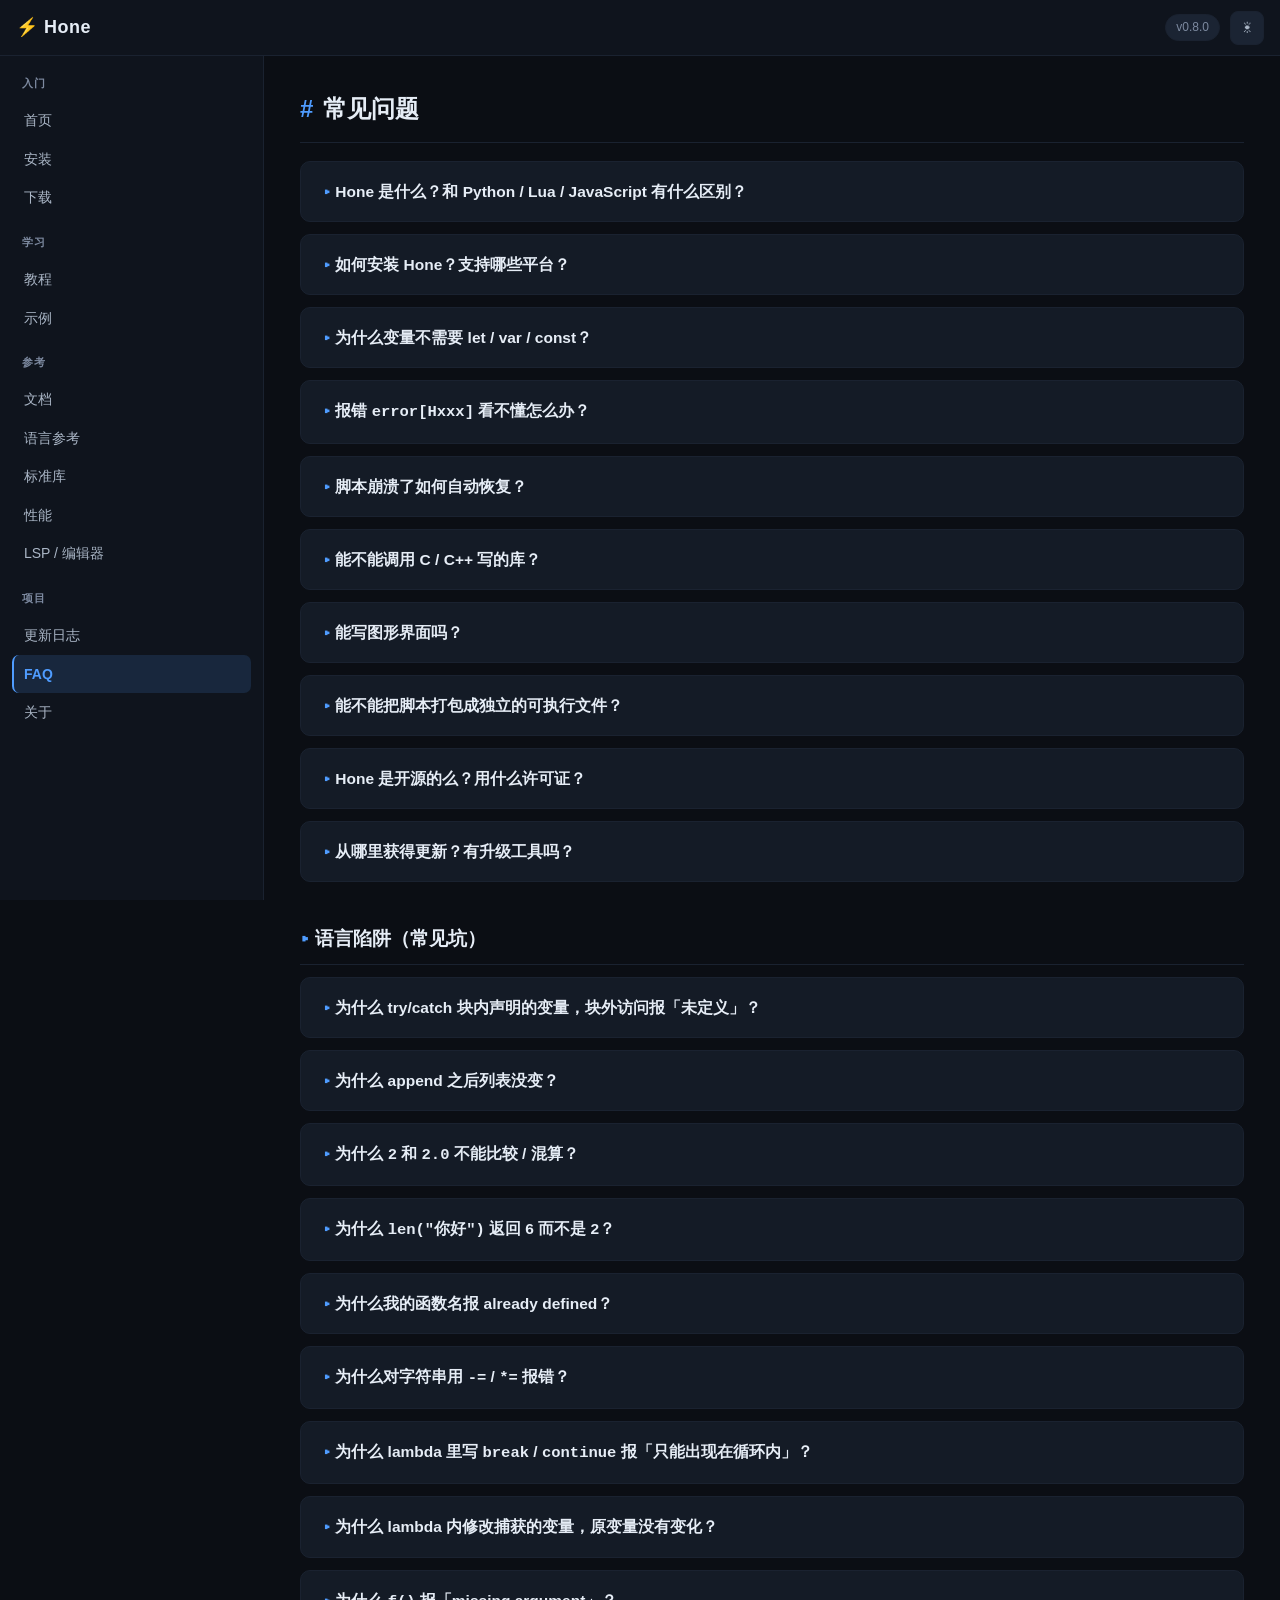
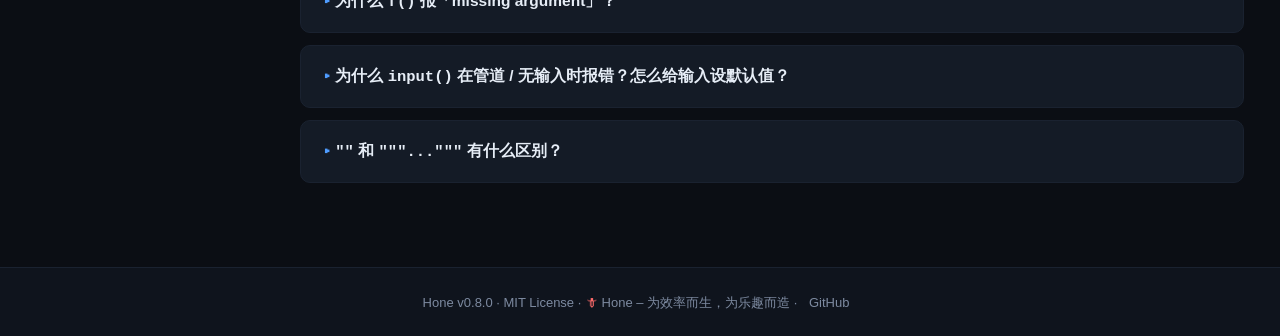
<file: 官网/faq.html>
<!DOCTYPE html>
<html lang="zh-CN">
<head>
<meta charset="UTF-8">
<meta name="viewport" content="width=device-width, initial-scale=1.0">
<title>Hone 常见问题（FAQ）</title>
<meta name="description" content="Hone 编程语言常见问题：安装、使用、报错处理、与其它语言的对比、GUI 与 FFI 等常见疑问解答。">
<meta name="theme-color" content="#0b0e14">
<link rel="icon" href="favicon.png" type="image/png">
<link rel="stylesheet" href="style.css">
</head>
<body>
<header>
  <button class="menu-btn" onclick="toggleNav()" aria-label="菜单">&#9776;</button>
  <span class="logo"><span class="mark">&#9889;</span> Hone</span>
  <span class="spacer"></span>
  <span class="right">
    <span class="ver">v0.8.0</span>
    <button class="theme-toggle" onclick="toggleTheme()" title="切换主题" aria-label="切换主题"><span class="ti-light">&#9728;</span><span class="ti-dark">&#127769;</span></button>
  </span>
</header>

<aside class="sidebar" id="sidebar">
  <nav>
    <div class="nav-group">
      <div class="nav-title">入门</div>
      <a href="index.html">首页</a>
      <a href="install.html">安装</a>
      <a href="download.html">下载</a>
    </div>
    <div class="nav-group">
      <div class="nav-title">学习</div>
      <a href="tutorial.html">教程</a>
      <a href="examples.html">示例</a>
    </div>
    <div class="nav-group">
      <div class="nav-title">参考</div>
      <a href="docs.html">文档</a>
      <a href="language.html">语言参考</a>
      <a href="stdlib.html">标准库</a>
      <a href="perf.html">性能</a>
      <a href="lsp.html">LSP / 编辑器</a>
    </div>
    <div class="nav-group">
      <div class="nav-title">项目</div>
      <a href="changelog.html">更新日志</a>
      <a href="faq.html" class="active">FAQ</a>
      <a href="about.html">关于</a>
    </div>

  </nav>
</aside>
<div class="sidebar-backdrop" id="navBackdrop"></div>

<main>

  <h2><span class="hash">#</span>常见问题</h2>

  <details class="faq-item">
    <summary>Hone 是什么？和 Python / Lua / JavaScript 有什么区别？</summary>
    <div class="faq-a">Hone 是用 Rust 实现的轻量级脚本语言：<strong>静态强类型</strong>（类型一经推导即锁定、禁止隐式转换）、
      <strong>单文件分发</strong>（一个可执行程序开箱即用）、<strong>内置工具箱</strong>（文件 / HTTP / JSON / 时间 / 正则 /
      哈希 / 多线程等零配置可用）。与解释型脚本语言相比，它在编译期就能报出类型错误，且不需要装运行时环境；
      与 Rust / Go 相比，它没有编译与配置成本，适合快速脚本、自动化与胶水场景。</div>
  </details>

  <details class="faq-item">
    <summary>如何安装 Hone？支持哪些平台？</summary>
    <div class="faq-a">一行命令安装（<a href="install.html">详见安装教程</a>）：Linux / Termux 用
      <code class="inline">curl -fsSL .../install.sh | sh</code>；Windows 双击 <code class="inline">install.bat</code>
      （与从 <a href="download.html">下载中心</a> 下载的 <code class="inline">hone-windows-x86_64-full.zip</code> 置于同目录），
      或手动解压后将其所在目录加入系统环境变量 <code class="inline">PATH</code>
      （Linux x86_64、Termux aarch64 也可手动下载单文件二进制）。macOS 暂未发布。
      所有版本都是静态编译，不依赖系统动态库，开箱即用。</div>
  </details>

  <details class="faq-item">
    <summary>为什么变量不需要 let / var / const？</summary>
    <div class="faq-a">Hone 采用<strong>无前缀声明</strong>：<code class="inline">x = 10;</code> 自动推导类型并锁定。
      这是刻意的设计取舍——少写关键字、代码更简洁；类型一经锁定，后续赋值不同类型会直接报
      <code class="inline">error[H001]</code>，编译期即可发现，并不比显式声明更危险。需要显式类型时可用
      <code class="inline">y : int = 20;</code>（Rust/TS 风格）或 <code class="inline">int z = 30;</code>（C 风格）。</div>
  </details>

  <details class="faq-item">
    <summary>报错 <code>error[Hxxx]</code> 看不懂怎么办？</summary>
    <div class="faq-a">错误统一为 <code class="inline">error[Hxxx]</code> 格式，带文件、行、列与修复建议。用内置命令
      <code class="inline">hone explain H201</code> 可查看错误码的完整含义与修复方法（如 H001 类型不匹配、
      H005 参数个数错误、H200 网络错误、H401 文件不存在）。</div>
  </details>

  <details class="faq-item">
    <summary>脚本崩溃了如何自动恢复？</summary>
    <div class="faq-a">两条路线：<code class="inline">hone run --restart=3 app.hn</code> 失败自动重启（
      <code class="inline">--backoff=1,3,10</code> 递增等待，<code class="inline">--restart-on=H200,H401</code> 只对白名单错误码重启）；
      <code class="inline">hone run --resume app.hn</code> 启用检查点恢复——<code class="inline">db.set</code> 自动落盘到
      <code class="inline">~/.hone/state/</code>，崩溃后从上次检查点继续，脚本内容变更后检查点自动失效。</div>
  </details>

  <details class="faq-item">
    <summary>能不能调用 C / C++ 写的库？</summary>
    <div class="faq-a">可以。v0.4.0 起支持 <strong>typed FFI</strong>：<code class="inline">load "lib" as m { fn f(a: int) -> float; }</code>
      签名块显式声明 C ABI 类型（int/int32/float/float32/bool/str/ptr/void），调用时精确转换；
      变参与回调（回调限 0-8 个标量参数、仅同步）亦支持；还可
      <code class="inline">load "lib" as m from "header.h"</code> 从 C 头文件自动提取原型生成签名，或用
      <code class="inline">hone bind header.h</code> 离线生成。</div>
  </details>

  <details class="faq-item">
    <summary>能写图形界面吗？</summary>
    <div class="faq-a">能。标准库自带 <code class="inline">hone_lib/gui.hn</code>：浏览器渲染 + 本地 HTTP 服务器双向交互的
      跨平台 GUI（Windows / Linux / Termux 均有浏览器），button / label / input / select 控件开箱即用，
      事件回调约定 <code class="inline">on_event(id, value)</code>。见 <a href="stdlib.html">标准库文档</a> 与
      <code class="inline">examples/gui_demo.hn</code>。</div>
  </details>

  <details class="faq-item">
    <summary>能不能把脚本打包成独立的可执行文件？</summary>
    <div class="faq-a">可以。<code class="inline">hone build --exe app.hn [-o my_app.exe]</code> 把解释器与脚本打包为
      自释放单文件，双击即用（运行后自动清理缓存，<code class="inline">--keep-cache</code> 可保留以加速下次启动）；
      <code class="inline">--version</code> 查看内嵌版本信息。</div>
  </details>

  <details class="faq-item">
    <summary>Hone 是开源的么？用什么许可证？</summary>
    <div class="faq-a">是的，源码托管在 <a href="https://github.com/shichencike/Hone">github.com/shichencike/Hone</a>，
      MIT 许可证，可自由使用、修改与分发。欢迎提交 issue 与 PR。</div>
  </details>

  <details class="faq-item">
    <summary>从哪里获得更新？有升级工具吗？</summary>
    <div class="faq-a">发布信息见 <a href="changelog.html">更新日志</a> 与
      <a href="https://github.com/shichencike/Hone/releases">GitHub Releases</a>；
      <code class="inline">hone self-update</code> 可直接下载并替换最新版本。
      设计上「旧版本永久可用、新版本自由演化」，升级不背兼容包袱。</div>
  </details>

  <h2 class="faq-group">语言陷阱（常见坑）</h2>

  <details class="faq-item">
    <summary>为什么 try/catch 块内声明的变量，块外访问报「未定义」？</summary>
    <div class="faq-a">Hone 是<strong>块作用域</strong>：try 体、catch 处理器各自是独立作用域，
      块内声明的变量不会泄漏到块外，catch 绑定的 <code class="inline">e</code> 也只在 catch 块内有效。
      需要跨块共享的变量请<strong>在 try 之前声明</strong>，块内只做赋值：
<pre><code>x = <span class="n">0</span>;
<span class="k">try</span> { x = <span class="f">to_int</span>(<span class="s">"42"</span>); }
<span class="k">catch</span> e { x = <span class="n">-1</span>; }
<span class="f">print</span>(x);   <span class="c">// 42</span></code></pre></div>
  </details>

  <details class="faq-item">
    <summary>为什么 append 之后列表没变？</summary>
    <div class="faq-a">列表是<strong>值类型</strong>：<code class="inline">append(list, x)</code>
      返回追加后的<strong>新列表</strong>，不会原地修改原列表。
      必须把返回值赋回去：<code class="inline">nums = append(nums, 4);</code>。
      <code class="inline">clone</code> / <code class="inline">copy</code> 同理是深拷贝，改副本不影响原值。</div>
  </details>

  <details class="faq-item">
    <summary>为什么 <code>2</code> 和 <code>2.0</code> 不能比较 / 混算？</summary>
    <div class="faq-a">字面量 <code class="inline">2</code> 是 int，<code class="inline">2.0</code> 才是 float。
      Hone 禁止隐式转换（int↔float 也不行），混合运算或比较会报
      <code class="inline">error[H001]</code>。需要时显式转换：
      <code class="inline">to_float(x)</code> / <code class="inline">to_int(x)</code>。</div>
  </details>

  <details class="faq-item">
    <summary>为什么 <code>len("你好")</code> 返回 6 而不是 2？</summary>
    <div class="faq-a"><code class="inline">len</code> 对字符串返回的是 <strong>UTF-8 字节数</strong>，
      每个汉字占 3 字节。需要按字符处理时，用
      <code class="inline">str_contains</code> / <code class="inline">str_replace</code> 等字符串函数，
      不要依赖下标或 len。</div>
  </details>

  <details class="faq-item">
    <summary>为什么我的函数名报 already defined？</summary>
    <div class="faq-a">函数名<strong>全局唯一</strong>：所有函数扁平化存在于全局符号表，
      不支持嵌套作用域遮蔽，重复定义直接报错。模块函数会带前缀
      （如 <code class="inline">math_clamp</code>），命名时加前缀或分类可避免冲突。</div>
  </details>

  <details class="faq-item">
    <summary>为什么对字符串用 <code>-=</code> / <code>*=</code> 报错？</summary>
    <div class="faq-a">字符串只支持 <code class="inline">+=</code>（拼接），
      其余复合赋值（<code class="inline">-= *= /= %=</code>）只适用于数值（int / float）。
      需要其它字符串变换请用 <code class="inline">str_replace</code> / <code class="inline">str_trim</code> 等字符串函数。</div>
  </details>

  <details class="faq-item">
    <summary>为什么 lambda 里写 <code>break</code> / <code>continue</code> 报「只能出现在循环内」？</summary>
    <div class="faq-a">lambda 是<strong>独立的函数体</strong>，循环控制（<code class="inline">break</code> /
      <code class="inline">continue</code>）不能跨 lambda 边界作用于外层循环。
      需要在 lambda 内提前结束逻辑时，用条件判断（<code class="inline">if</code>）代替。</div>
  </details>

  <details class="faq-item">
    <summary>为什么 lambda 内修改捕获的变量，原变量没有变化？</summary>
    <div class="faq-a">Hone 是<strong>值语义</strong>：lambda 创建时<strong>按值捕获</strong>外围变量
      （捕获的是当时的副本），闭包内修改不会影响创建处的变量。
      需要跨调用共享/回传状态时，改用函数参数传值并返回结果。</div>
  </details>

  <details class="faq-item">
    <summary>为什么 <code>f()</code> 报「missing argument」？</summary>
    <div class="faq-a">默认参数只能<strong>省略尾部实参</strong>：必选参数（无默认值）必须位于参数列表
      前方，调用时也必须提供。若中间参数被跳过或必选参数缺失，会报参数个数 / 缺参错误。
      给参数补上默认值（<code class="inline">fn f(a, b = 10)</code>）即可省略调用。</div>
  </details>

  <details class="faq-item">
    <summary>为什么 <code>input()</code> 在管道 / 无输入时报错？怎么给输入设默认值？</summary>
    <div class="faq-a"><code class="inline">input</code> / <code class="inline">read_int</code> / <code class="inline">read_float</code>
      在 EOF（管道关闭 / Ctrl+Z / Ctrl+D）时抛 <code class="inline">error[H306]</code>，
      <code class="inline">read_int</code> / <code class="inline">read_float</code> 格式非法时抛
      <code class="inline">error[H006]</code> / <code class="inline">error[H007]</code>。
      它们<strong>不返回 null</strong>，所以 <code class="inline">??</code> 空值合并兜不住；
      给输入设默认值的标准做法是用 try-catch 包装：</div>
    <div class="faq-a"><pre><code><span class="k">fn</span> <span class="f">ask</span>(prompt, fallback) {
    <span class="k">try</span> { <span class="k">return</span> <span class="f">input</span>(prompt); }
    <span class="k">catch</span> e { <span class="k">return</span> fallback; }   <span class="c">// H306 EOF → 默认值</span>
}
name = <span class="f">ask</span>(<span class="s">"姓名: "</span>, <span class="s">"匿名"</span>);</code></pre>
      数字输入同理（一个 catch 同时兜住 H006/H007 与 H306），完整示例见
      <code class="inline">examples/input_default_demo.hn</code> 与
      <a href="docs.html#builtins">手册 §8 输入默认值教程</a>。</div>
  </details>

  <details class="faq-item">
    <summary><code>""</code> 和 <code>"""..."""</code> 有什么区别？</summary>
    <div class="faq-a"><code class="inline">""</code> 是空字符串（普通字符串）；
      <code class="inline">"""..."""</code> 是<strong>三引号原始字符串</strong>：多行书写、
      内容不做转义处理（<code class="inline">\n</code>、<code class="inline">\t</code> 原样保留）、
      保留换行与缩进。两者同值，可正常用于拼接、比较与字符串函数。</div>
  </details>

</main>

<footer>
  Hone v0.8.0 &middot; MIT License &middot; <span class="sword">&#128481;</span> Hone &ndash; 为效率而生，为乐趣而造
  &middot; <a href="https://github.com/shichencike/Hone">GitHub</a>
</footer>

<script src="site.js"></script>

</body>
</html>
</file>
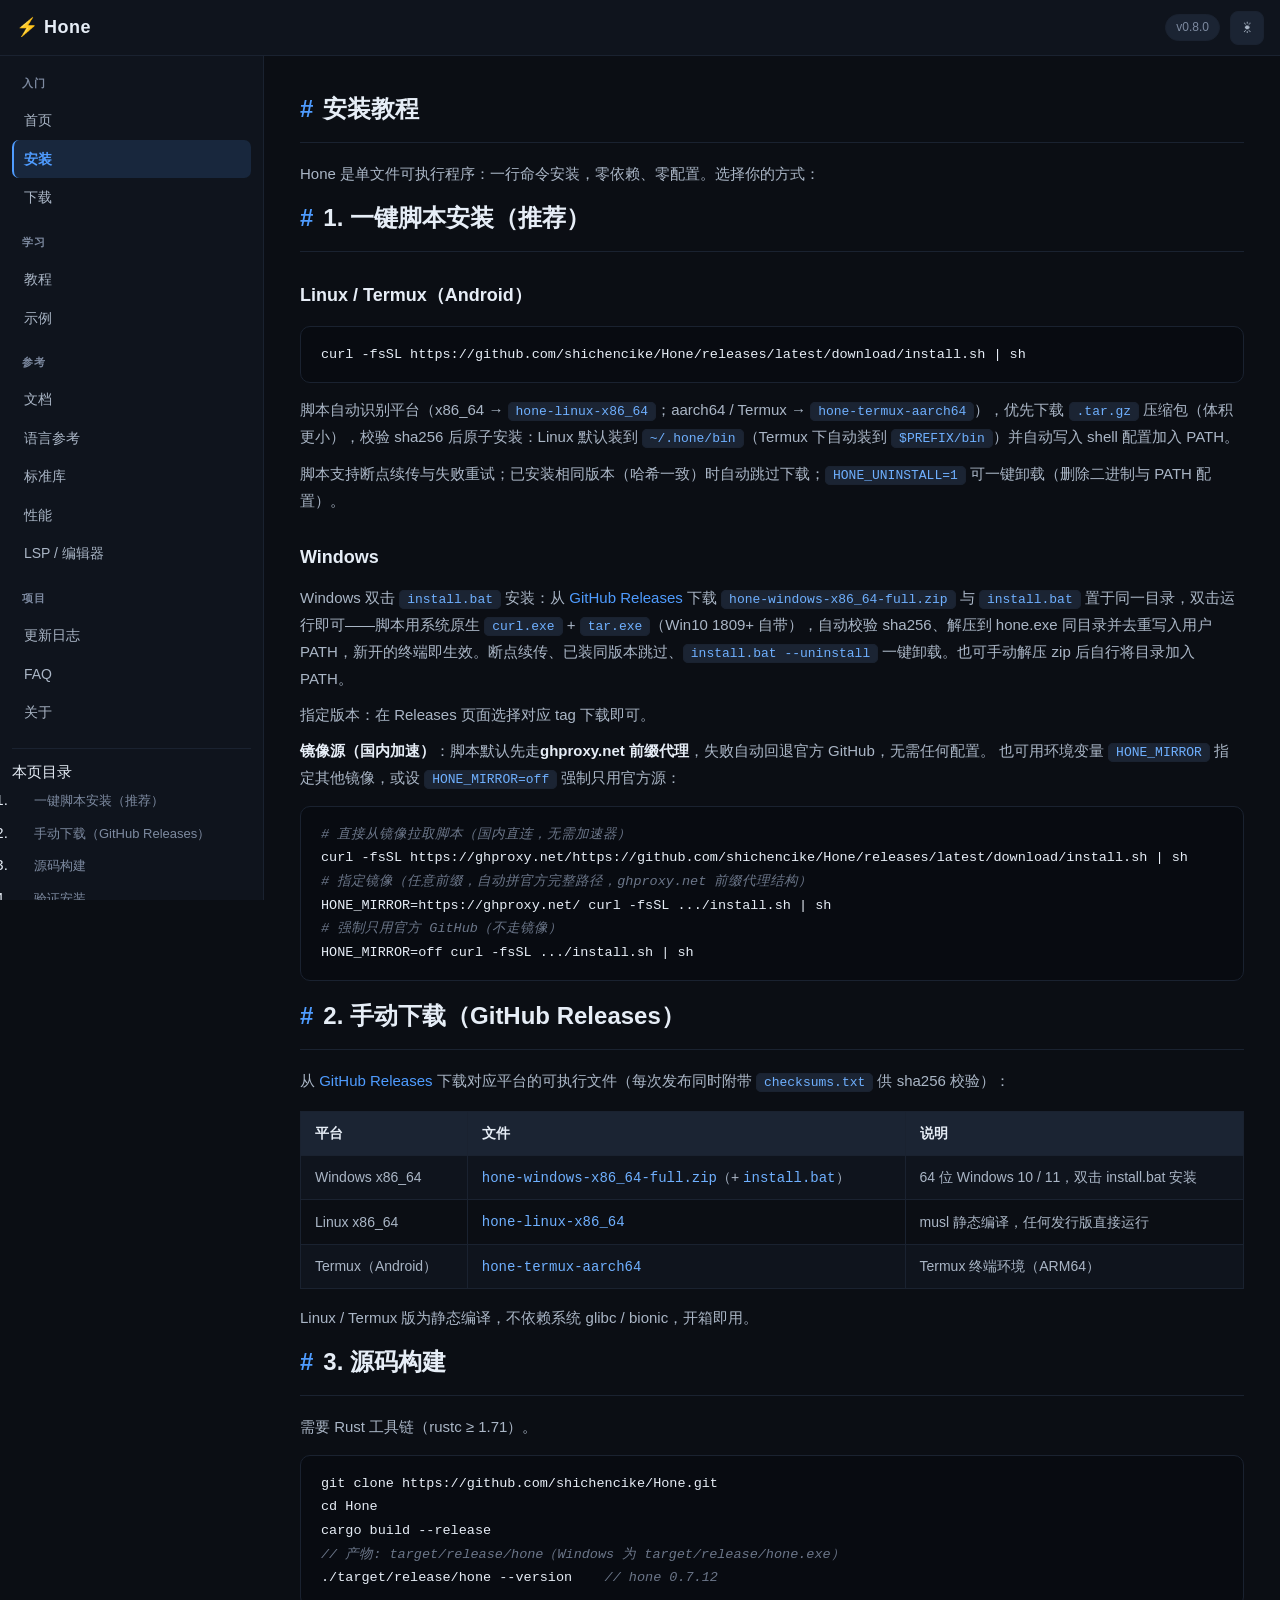
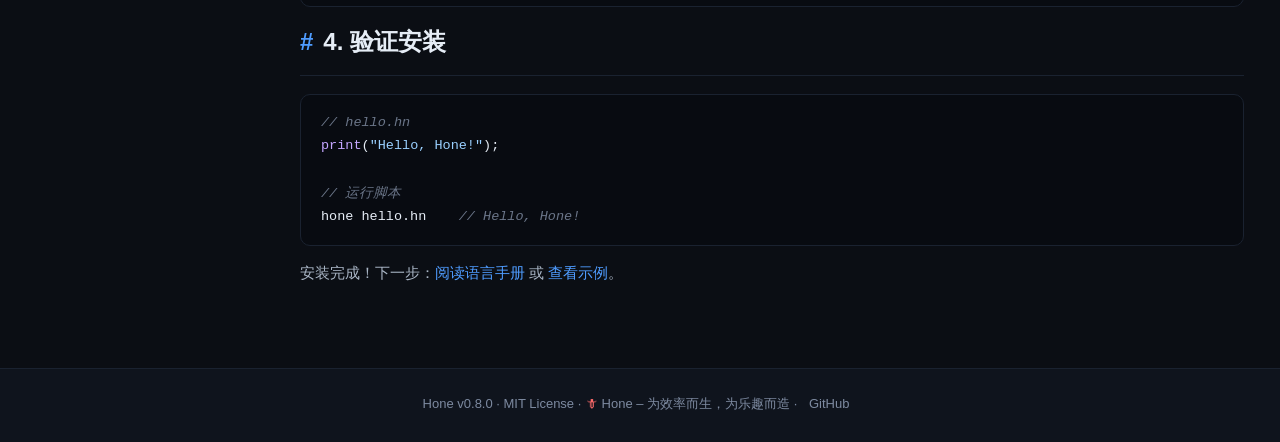
<file: 官网/install.html>
<!DOCTYPE html>
<html lang="zh-CN">
<head>
<meta charset="UTF-8">
<meta name="viewport" content="width=device-width, initial-scale=1.0">
<title>Hone 安装教程</title>
<meta name="description" content="Hone 安装教程：一行命令安装（Linux/Termux/Windows），手动下载 GitHub Releases，或从源码构建。零依赖、零配置。">
<meta name="theme-color" content="#0b0e14">
<link rel="icon" href="favicon.png" type="image/png">
<link rel="stylesheet" href="style.css">
</head>
<body>
<header>
  <button class="menu-btn" onclick="toggleNav()" aria-label="菜单">&#9776;</button>
  <span class="logo"><span class="mark">&#9889;</span> Hone</span>
  <span class="spacer"></span>
  <span class="right">
    <span class="ver">v0.8.0</span>
    <button class="theme-toggle" onclick="toggleTheme()" title="切换主题" aria-label="切换主题"><span class="ti-light">&#9728;</span><span class="ti-dark">&#127769;</span></button>
  </span>
</header>

<aside class="sidebar" id="sidebar">
  <nav>
    <div class="nav-group">
      <div class="nav-title">入门</div>
      <a href="index.html">首页</a>
      <a href="install.html" class="active">安装</a>
      <a href="download.html">下载</a>
    </div>
    <div class="nav-group">
      <div class="nav-title">学习</div>
      <a href="tutorial.html">教程</a>
      <a href="examples.html">示例</a>
    </div>
    <div class="nav-group">
      <div class="nav-title">参考</div>
      <a href="docs.html">文档</a>
      <a href="language.html">语言参考</a>
      <a href="stdlib.html">标准库</a>
      <a href="perf.html">性能</a>
      <a href="lsp.html">LSP / 编辑器</a>
    </div>
    <div class="nav-group">
      <div class="nav-title">项目</div>
      <a href="changelog.html">更新日志</a>
      <a href="faq.html">FAQ</a>
      <a href="about.html">关于</a>
    </div>
    <div class="page-toc">
      <div class="nav-title">本页目录</div>
      <ol>
      <li><a href="#quick">一键脚本安装（推荐）</a></li>
      <li><a href="#download">手动下载（GitHub Releases）</a></li>
      <li><a href="#build">源码构建</a></li>
      <li><a href="#verify">验证安装</a></li>
    </ol>
    </div>
  </nav>
</aside>
<div class="sidebar-backdrop" id="navBackdrop"></div>

<main>

  <h2><span class="hash">#</span>安装教程</h2>
  <p>Hone 是单文件可执行程序：一行命令安装，零依赖、零配置。选择你的方式：</p>

  

  <section id="quick">
    <h2><span class="hash">#</span>1. 一键脚本安装（推荐）</h2>
    <h3>Linux / Termux（Android）</h3>
<pre><code>curl -fsSL https://github.com/shichencike/Hone/releases/latest/download/install.sh | sh</code></pre>
    <p>脚本自动识别平台（x86_64 → <code class="inline">hone-linux-x86_64</code>；aarch64 / Termux → <code class="inline">hone-termux-aarch64</code>），优先下载 <code class="inline">.tar.gz</code> 压缩包（体积更小），校验 sha256 后原子安装：Linux 默认装到 <code class="inline">~/.hone/bin</code>（Termux 下自动装到 <code class="inline">$PREFIX/bin</code>）并自动写入 shell 配置加入 PATH。</p>
    <p>脚本支持断点续传与失败重试；已安装相同版本（哈希一致）时自动跳过下载；<code class="inline">HONE_UNINSTALL=1</code> 可一键卸载（删除二进制与 PATH 配置）。</p>
    <h3>Windows</h3>
    <p>Windows 双击 <code class="inline">install.bat</code> 安装：从 <a href="https://github.com/shichencike/Hone/releases">GitHub Releases</a> 下载 <code class="inline">hone-windows-x86_64-full.zip</code> 与 <code class="inline">install.bat</code> 置于同一目录，双击运行即可——脚本用系统原生 <code class="inline">curl.exe</code> + <code class="inline">tar.exe</code>（Win10 1809+ 自带），自动校验 sha256、解压到 hone.exe 同目录并去重写入用户 PATH，新开的终端即生效。断点续传、已装同版本跳过、<code class="inline">install.bat --uninstall</code> 一键卸载。也可手动解压 zip 后自行将目录加入 PATH。</p>
    <p>指定版本：在 Releases 页面选择对应 tag 下载即可。</p>
    <p><strong>镜像源（国内加速）</strong>：脚本默认先走<strong>ghproxy.net 前缀代理</strong>，失败自动回退官方 GitHub，无需任何配置。
      也可用环境变量 <code class="inline">HONE_MIRROR</code> 指定其他镜像，或设 <code class="inline">HONE_MIRROR=off</code> 强制只用官方源：</p>
<pre><code><span class="c"># 直接从镜像拉取脚本（国内直连，无需加速器）</span>
curl -fsSL https://ghproxy.net/https://github.com/shichencike/Hone/releases/latest/download/install.sh | sh
<span class="c"># 指定镜像（任意前缀，自动拼官方完整路径，ghproxy.net 前缀代理结构）</span>
HONE_MIRROR=https://ghproxy.net/ curl -fsSL .../install.sh | sh
<span class="c"># 强制只用官方 GitHub（不走镜像）</span>
HONE_MIRROR=off curl -fsSL .../install.sh | sh</code></pre>
  </section>

  <section id="download">
    <h2><span class="hash">#</span>2. 手动下载（GitHub Releases）</h2>
    <p>从 <a href="https://github.com/shichencike/Hone/releases">GitHub Releases</a> 下载对应平台的可执行文件（每次发布同时附带 <code class="inline">checksums.txt</code> 供 sha256 校验）：</p>
    <table>
      <tr><th>平台</th><th>文件</th><th>说明</th></tr>
      <tr><td>Windows x86_64</td><td><code>hone-windows-x86_64-full.zip</code>（+ <code>install.bat</code>）</td><td>64 位 Windows 10 / 11，双击 install.bat 安装</td></tr>
      <tr><td>Linux x86_64</td><td><code>hone-linux-x86_64</code></td><td>musl 静态编译，任何发行版直接运行</td></tr>
      <tr><td>Termux（Android）</td><td><code>hone-termux-aarch64</code></td><td>Termux 终端环境（ARM64）</td></tr>
    </table>
    <p>Linux / Termux 版为静态编译，不依赖系统 glibc / bionic，开箱即用。</p>
  </section>

  <section id="build">
    <h2><span class="hash">#</span>3. 源码构建</h2>
    <p>需要 Rust 工具链（rustc ≥ 1.71）。</p>
<pre><code>git clone https://github.com/shichencike/Hone.git
cd Hone
cargo build --release
<span class="c">// 产物: target/release/hone（Windows 为 target/release/hone.exe）</span>
./target/release/hone --version    <span class="c">// hone 0.7.12</span></code></pre>
  </section>

  <section id="verify">
    <h2><span class="hash">#</span>4. 验证安装</h2>
<pre><code><span class="c">// hello.hn</span>
<span class="f">print</span>(<span class="s">"Hello, Hone!"</span>);

<span class="c">// 运行脚本</span>
hone hello.hn    <span class="c">// Hello, Hone!</span></code></pre>
    <p>安装完成！下一步：<a href="docs.html">阅读语言手册</a> 或 <a href="examples.html">查看示例</a>。</p>
  </section>

</main>

<footer>
  Hone v0.8.0 &middot; MIT License &middot; <span class="sword">&#128481;</span> Hone &ndash; 为效率而生，为乐趣而造
  &middot; <a href="https://github.com/shichencike/Hone">GitHub</a>
</footer>

<script src="site.js"></script>

</body>
</html>
</file>
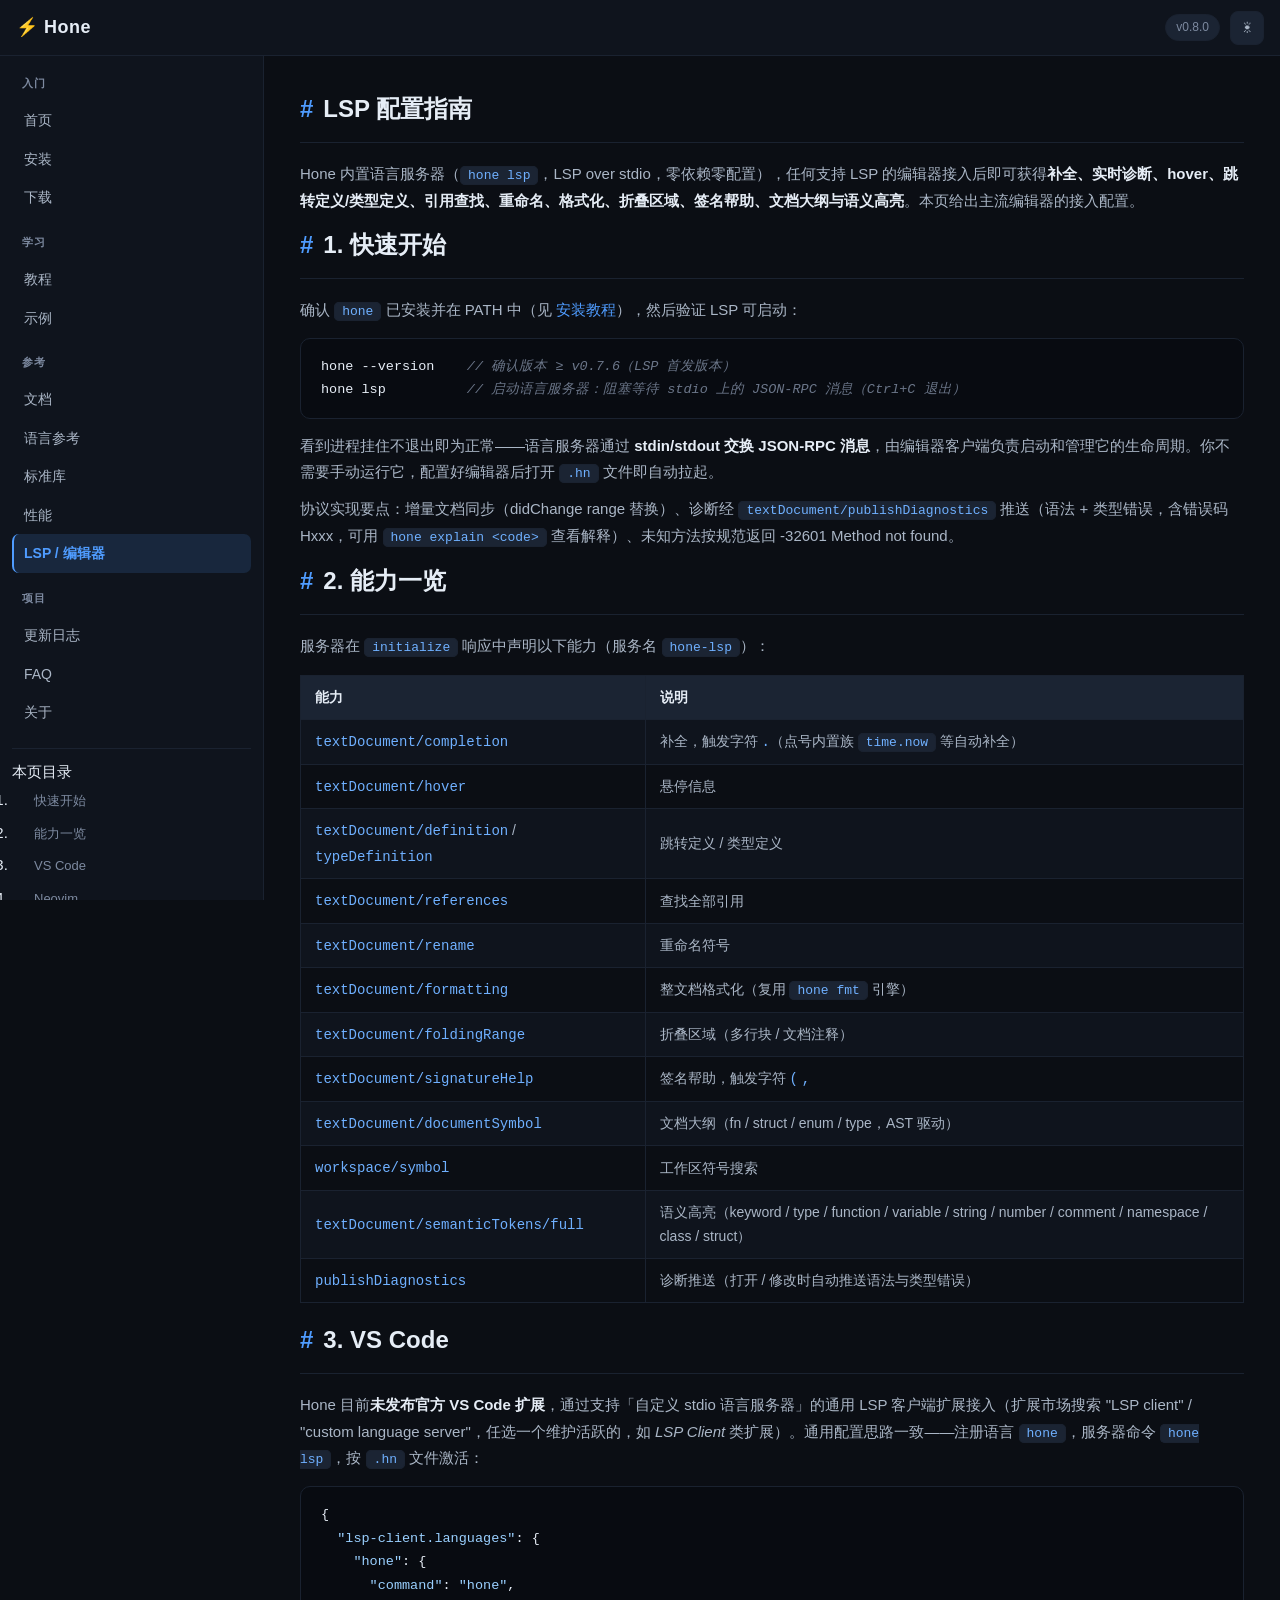
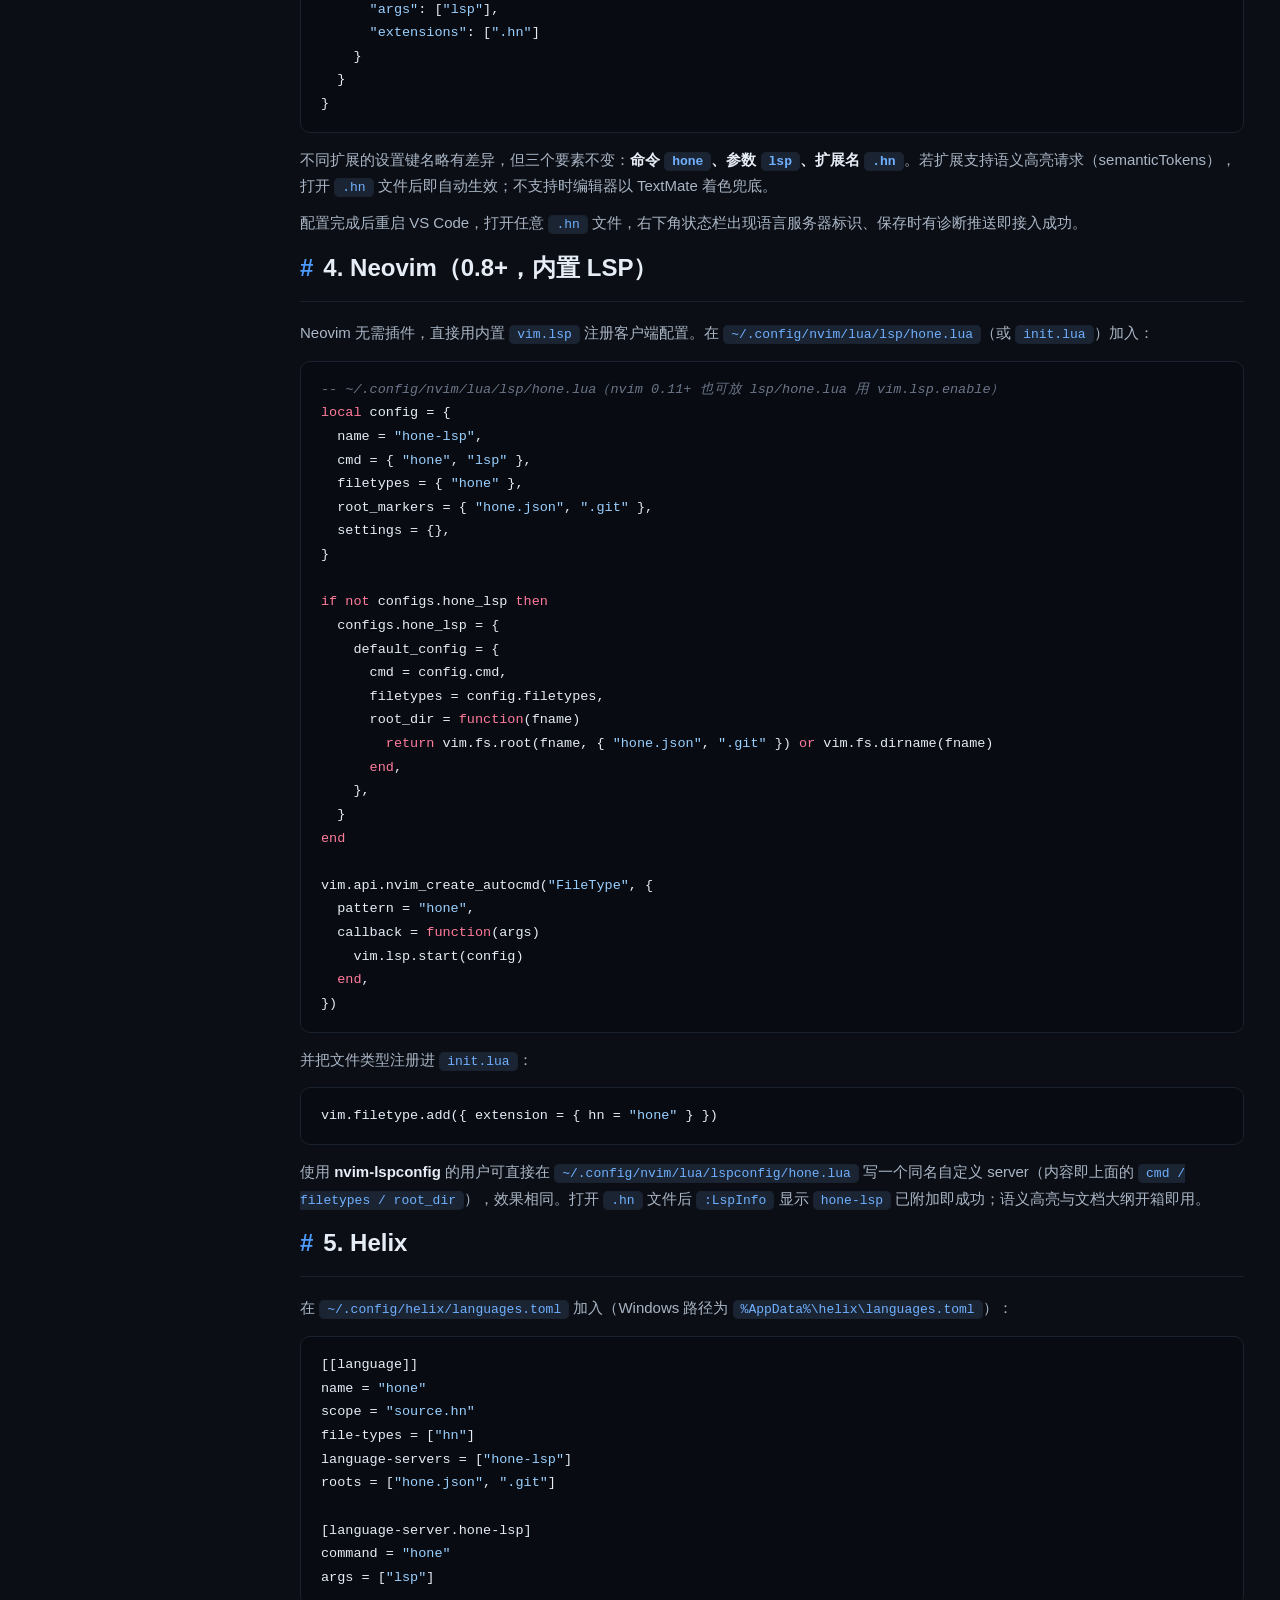
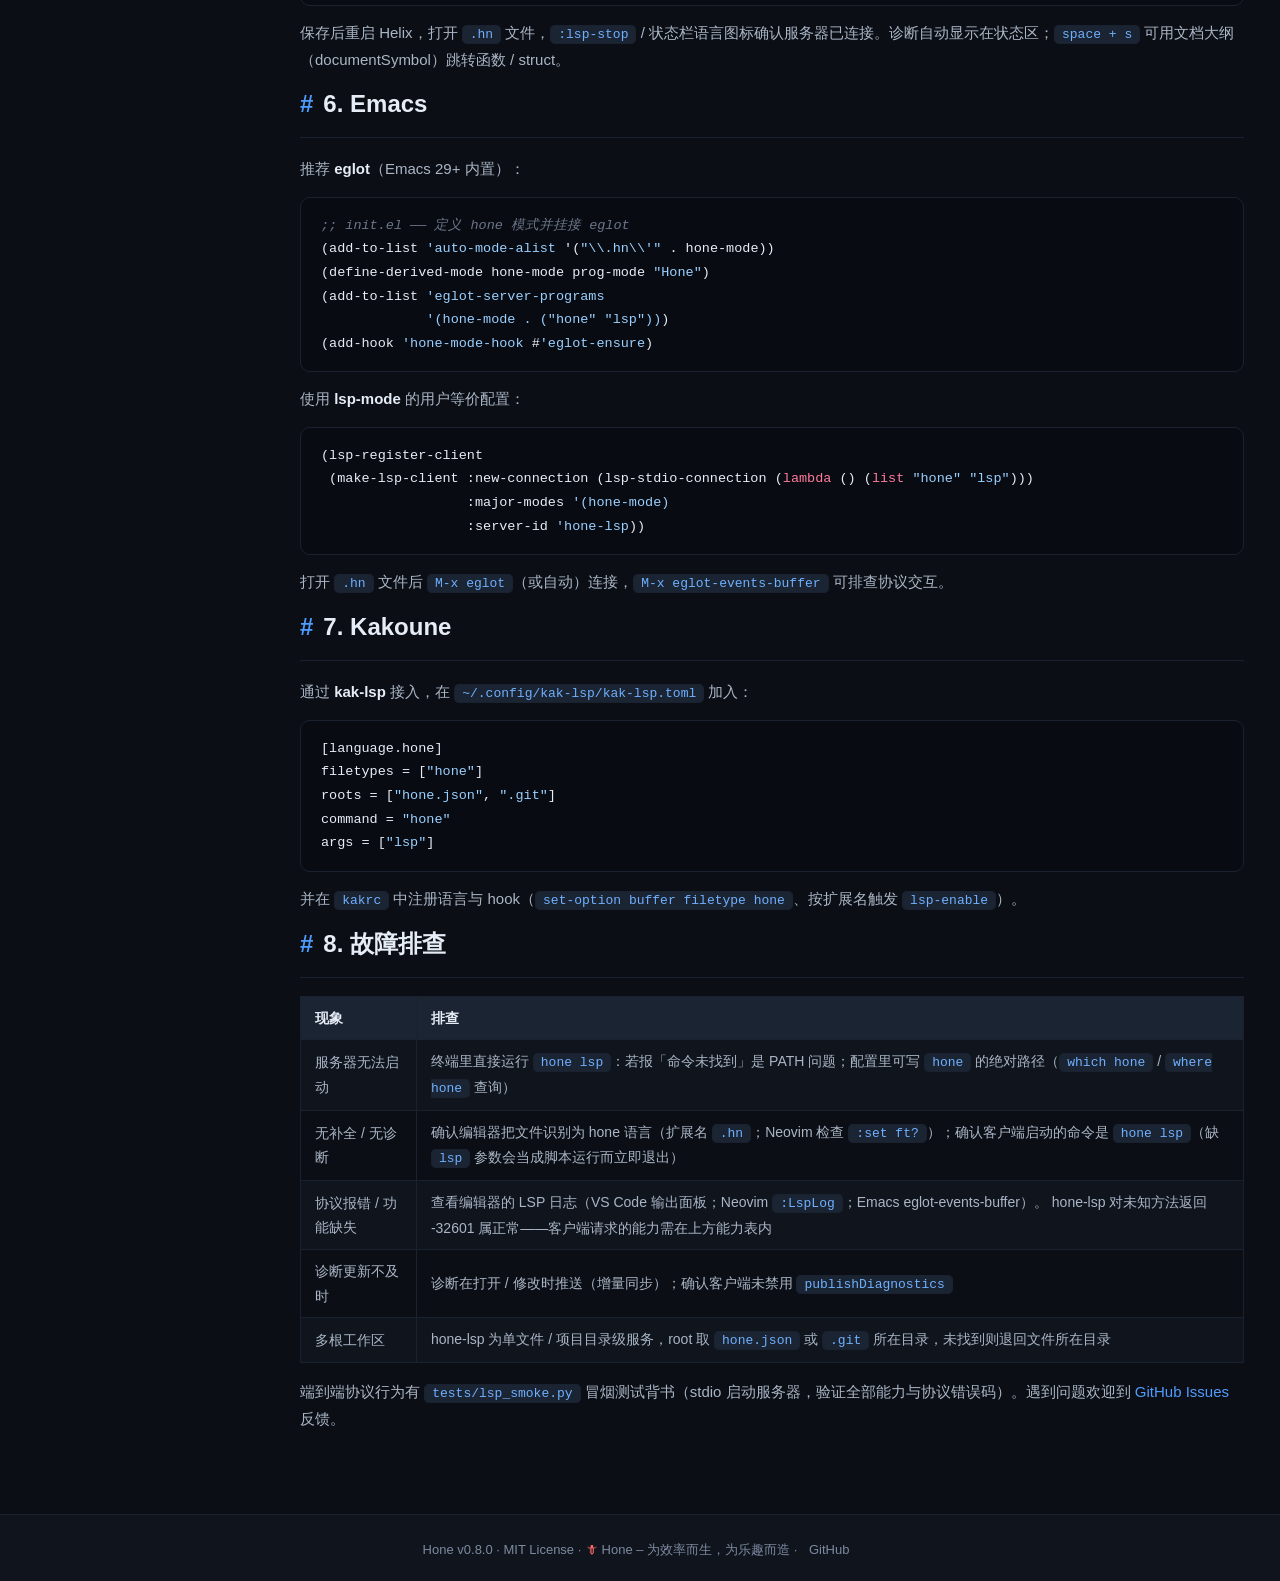
<file: 官网/lsp.html>
<!DOCTYPE html>
<html lang="zh-CN">
<head>
<meta charset="UTF-8">
<meta name="viewport" content="width=device-width, initial-scale=1.0">
<title>Hone LSP 配置指南</title>
<meta name="description" content="Hone 语言服务器（hone lsp）配置指南：VS Code / Neovim / Helix / Emacs / Kakoune 等编辑器接入 LSP 插件，获得补全、诊断、跳转定义、重命名、文档大纲与语义高亮。">
<meta name="theme-color" content="#0b0e14">
<link rel="icon" href="favicon.png" type="image/png">
<link rel="stylesheet" href="style.css">
</head>
<body>
<header>
  <button class="menu-btn" onclick="toggleNav()" aria-label="菜单">&#9776;</button>
  <span class="logo"><span class="mark">&#9889;</span> Hone</span>
  <span class="spacer"></span>
  <span class="right">
    <span class="ver">v0.8.0</span>
    <button class="theme-toggle" onclick="toggleTheme()" title="切换主题" aria-label="切换主题"><span class="ti-light">&#9728;</span><span class="ti-dark">&#127769;</span></button>
  </span>
</header>

<aside class="sidebar" id="sidebar">
  <nav>
    <div class="nav-group">
      <div class="nav-title">入门</div>
      <a href="index.html">首页</a>
      <a href="install.html">安装</a>
      <a href="download.html">下载</a>
    </div>
    <div class="nav-group">
      <div class="nav-title">学习</div>
      <a href="tutorial.html">教程</a>
      <a href="examples.html">示例</a>
    </div>
    <div class="nav-group">
      <div class="nav-title">参考</div>
      <a href="docs.html">文档</a>
      <a href="language.html">语言参考</a>
      <a href="stdlib.html">标准库</a>
      <a href="perf.html">性能</a>
      <a href="lsp.html" class="active">LSP / 编辑器</a>
    </div>
    <div class="nav-group">
      <div class="nav-title">项目</div>
      <a href="changelog.html">更新日志</a>
      <a href="faq.html">FAQ</a>
      <a href="about.html">关于</a>
    </div>
    <div class="page-toc">
      <div class="nav-title">本页目录</div>
      <ol>
      <li><a href="#start">快速开始</a></li>
      <li><a href="#features">能力一览</a></li>
      <li><a href="#vscode">VS Code</a></li>
      <li><a href="#neovim">Neovim</a></li>
      <li><a href="#helix">Helix</a></li>
      <li><a href="#emacs">Emacs</a></li>
      <li><a href="#kakoune">Kakoune</a></li>
      <li><a href="#trouble">故障排查</a></li>
    </ol>
    </div>
  </nav>
</aside>
<div class="sidebar-backdrop" id="navBackdrop"></div>

<main>

  <h2><span class="hash">#</span>LSP 配置指南</h2>
  <p>Hone 内置语言服务器（<code class="inline">hone lsp</code>，LSP over stdio，零依赖零配置），任何支持 LSP 的编辑器接入后即可获得<strong>补全、实时诊断、hover、跳转定义/类型定义、引用查找、重命名、格式化、折叠区域、签名帮助、文档大纲与语义高亮</strong>。本页给出主流编辑器的接入配置。</p>

  <section id="start">
    <h2><span class="hash">#</span>1. 快速开始</h2>
    <p>确认 <code class="inline">hone</code> 已安装并在 PATH 中（见 <a href="install.html">安装教程</a>），然后验证 LSP 可启动：</p>
<pre><code>hone --version    <span class="c">// 确认版本 ≥ v0.7.6（LSP 首发版本）</span>
hone lsp          <span class="c">// 启动语言服务器：阻塞等待 stdio 上的 JSON-RPC 消息（Ctrl+C 退出）</span></code></pre>
    <p>看到进程挂住不退出即为正常——语言服务器通过 <strong>stdin/stdout 交换 JSON-RPC 消息</strong>，由编辑器客户端负责启动和管理它的生命周期。你不需要手动运行它，配置好编辑器后打开 <code class="inline">.hn</code> 文件即自动拉起。</p>
    <p>协议实现要点：增量文档同步（didChange range 替换）、诊断经 <code class="inline">textDocument/publishDiagnostics</code> 推送（语法 + 类型错误，含错误码 Hxxx，可用 <code class="inline">hone explain &lt;code&gt;</code> 查看解释）、未知方法按规范返回 -32601 Method not found。</p>
  </section>

  <section id="features">
    <h2><span class="hash">#</span>2. 能力一览</h2>
    <p>服务器在 <code class="inline">initialize</code> 响应中声明以下能力（服务名 <code class="inline">hone-lsp</code>）：</p>
    <table>
      <tr><th>能力</th><th>说明</th></tr>
      <tr><td><code>textDocument/completion</code></td><td>补全，触发字符 <code>.</code>（点号内置族 <code class="inline">time.now</code> 等自动补全）</td></tr>
      <tr><td><code>textDocument/hover</code></td><td>悬停信息</td></tr>
      <tr><td><code>textDocument/definition</code> / <code>typeDefinition</code></td><td>跳转定义 / 类型定义</td></tr>
      <tr><td><code>textDocument/references</code></td><td>查找全部引用</td></tr>
      <tr><td><code>textDocument/rename</code></td><td>重命名符号</td></tr>
      <tr><td><code>textDocument/formatting</code></td><td>整文档格式化（复用 <code class="inline">hone fmt</code> 引擎）</td></tr>
      <tr><td><code>textDocument/foldingRange</code></td><td>折叠区域（多行块 / 文档注释）</td></tr>
      <tr><td><code>textDocument/signatureHelp</code></td><td>签名帮助，触发字符 <code>(</code> <code>,</code></td></tr>
      <tr><td><code>textDocument/documentSymbol</code></td><td>文档大纲（fn / struct / enum / type，AST 驱动）</td></tr>
      <tr><td><code>workspace/symbol</code></td><td>工作区符号搜索</td></tr>
      <tr><td><code>textDocument/semanticTokens/full</code></td><td>语义高亮（keyword / type / function / variable / string / number / comment / namespace / class / struct）</td></tr>
      <tr><td><code>publishDiagnostics</code></td><td>诊断推送（打开 / 修改时自动推送语法与类型错误）</td></tr>
    </table>
  </section>

  <section id="vscode">
    <h2><span class="hash">#</span>3. VS Code</h2>
    <p>Hone 目前<strong>未发布官方 VS Code 扩展</strong>，通过支持「自定义 stdio 语言服务器」的通用 LSP 客户端扩展接入（扩展市场搜索 "LSP client" / "custom language server"，任选一个维护活跃的，如 <em>LSP Client</em> 类扩展）。通用配置思路一致——注册语言 <code class="inline">hone</code>，服务器命令 <code class="inline">hone lsp</code>，按 <code class="inline">.hn</code> 文件激活：</p>
<pre><code>{
  <span class="s">"lsp-client.languages"</span>: {
    <span class="s">"hone"</span>: {
      <span class="s">"command"</span>: <span class="s">"hone"</span>,
      <span class="s">"args"</span>: [<span class="s">"lsp"</span>],
      <span class="s">"extensions"</span>: [<span class="s">".hn"</span>]
    }
  }
}</code></pre>
    <p>不同扩展的设置键名略有差异，但三个要素不变：<strong>命令 <code class="inline">hone</code>、参数 <code class="inline">lsp</code>、扩展名 <code class="inline">.hn</code></strong>。若扩展支持语义高亮请求（semanticTokens），打开 <code class="inline">.hn</code> 文件后即自动生效；不支持时编辑器以 TextMate 着色兜底。</p>
    <p>配置完成后重启 VS Code，打开任意 <code class="inline">.hn</code> 文件，右下角状态栏出现语言服务器标识、保存时有诊断推送即接入成功。</p>
  </section>

  <section id="neovim">
    <h2><span class="hash">#</span>4. Neovim（0.8+，内置 LSP）</h2>
    <p>Neovim 无需插件，直接用内置 <code class="inline">vim.lsp</code> 注册客户端配置。在 <code class="inline">~/.config/nvim/lua/lsp/hone.lua</code>（或 <code class="inline">init.lua</code>）加入：</p>
<pre><code><span class="c">-- ~/.config/nvim/lua/lsp/hone.lua（nvim 0.11+ 也可放 lsp/hone.lua 用 vim.lsp.enable）</span>
<span class="k">local</span> config = {
  name = <span class="s">"hone-lsp"</span>,
  cmd = { <span class="s">"hone"</span>, <span class="s">"lsp"</span> },
  filetypes = { <span class="s">"hone"</span> },
  root_markers = { <span class="s">"hone.json"</span>, <span class="s">".git"</span> },
  settings = {},
}

<span class="k">if</span> <span class="k">not</span> configs.hone_lsp <span class="k">then</span>
  configs.hone_lsp = {
    default_config = {
      cmd = config.cmd,
      filetypes = config.filetypes,
      root_dir = <span class="k">function</span>(fname)
        <span class="k">return</span> vim.fs.root(fname, { <span class="s">"hone.json"</span>, <span class="s">".git"</span> }) <span class="k">or</span> vim.fs.dirname(fname)
      <span class="k">end</span>,
    },
  }
<span class="k">end</span>

vim.api.nvim_create_autocmd(<span class="s">"FileType"</span>, {
  pattern = <span class="s">"hone"</span>,
  callback = <span class="k">function</span>(args)
    vim.lsp.start(config)
  <span class="k">end</span>,
})</code></pre>
    <p>并把文件类型注册进 <code class="inline">init.lua</code>：</p>
<pre><code>vim.filetype.add({ extension = { hn = <span class="s">"hone"</span> } })</code></pre>
    <p>使用 <strong>nvim-lspconfig</strong> 的用户可直接在 <code class="inline">~/.config/nvim/lua/lspconfig/hone.lua</code> 写一个同名自定义 server（内容即上面的 <code class="inline">cmd / filetypes / root_dir</code>），效果相同。打开 <code class="inline">.hn</code> 文件后 <code class="inline">:LspInfo</code> 显示 <code class="inline">hone-lsp</code> 已附加即成功；语义高亮与文档大纲开箱即用。</p>
  </section>

  <section id="helix">
    <h2><span class="hash">#</span>5. Helix</h2>
    <p>在 <code class="inline">~/.config/helix/languages.toml</code> 加入（Windows 路径为 <code class="inline">%AppData%\helix\languages.toml</code>）：</p>
<pre><code>[[language]]
name = <span class="s">"hone"</span>
scope = <span class="s">"source.hn"</span>
file-types = [<span class="s">"hn"</span>]
language-servers = [<span class="s">"hone-lsp"</span>]
roots = [<span class="s">"hone.json"</span>, <span class="s">".git"</span>]

[language-server.hone-lsp]
command = <span class="s">"hone"</span>
args = [<span class="s">"lsp"</span>]</code></pre>
    <p>保存后重启 Helix，打开 <code class="inline">.hn</code> 文件，<code class="inline">:lsp-stop</code> / 状态栏语言图标确认服务器已连接。诊断自动显示在状态区；<code class="inline">space + s</code> 可用文档大纲（documentSymbol）跳转函数 / struct。</p>
  </section>

  <section id="emacs">
    <h2><span class="hash">#</span>6. Emacs</h2>
    <p>推荐 <strong>eglot</strong>（Emacs 29+ 内置）：</p>
<pre><code><span class="c">;; init.el —— 定义 hone 模式并挂接 eglot</span>
(add-to-list <span class="s">'auto-mode-alist</span> '(<span class="s">"\\.hn\\'"</span> . hone-mode))
(define-derived-mode hone-mode prog-mode <span class="s">"Hone"</span>)
(add-to-list <span class="s">'eglot-server-programs</span>
             <span class="s">'(hone-mode . ("hone" "lsp"))</span>)
(add-hook <span class="s">'hone-mode-hook</span> #<span class="s">'eglot-ensure</span>)</code></pre>
    <p>使用 <strong>lsp-mode</strong> 的用户等价配置：</p>
<pre><code>(lsp-register-client
 (make-lsp-client :new-connection (lsp-stdio-connection (<span class="k">lambda</span> () (<span class="k">list</span> <span class="s">"hone"</span> <span class="s">"lsp"</span>)))
                  :major-modes <span class="s">'(hone-mode)</span>
                  :server-id <span class="s">'hone-lsp</span>))</code></pre>
    <p>打开 <code class="inline">.hn</code> 文件后 <code class="inline">M-x eglot</code>（或自动）连接，<code class="inline">M-x eglot-events-buffer</code> 可排查协议交互。</p>
  </section>

  <section id="kakoune">
    <h2><span class="hash">#</span>7. Kakoune</h2>
    <p>通过 <strong>kak-lsp</strong> 接入，在 <code class="inline">~/.config/kak-lsp/kak-lsp.toml</code> 加入：</p>
<pre><code>[language.hone]
filetypes = [<span class="s">"hone"</span>]
roots = [<span class="s">"hone.json"</span>, <span class="s">".git"</span>]
command = <span class="s">"hone"</span>
args = [<span class="s">"lsp"</span>]</code></pre>
    <p>并在 <code class="inline">kakrc</code> 中注册语言与 hook（<code class="inline">set-option buffer filetype hone</code>、按扩展名触发 <code class="inline">lsp-enable</code>）。</p>
  </section>

  <section id="trouble">
    <h2><span class="hash">#</span>8. 故障排查</h2>
    <table>
      <tr><th>现象</th><th>排查</th></tr>
      <tr><td>服务器无法启动</td><td>终端里直接运行 <code class="inline">hone lsp</code>：若报「命令未找到」是 PATH 问题；配置里可写 <code class="inline">hone</code> 的绝对路径（<code class="inline">which hone</code> / <code class="inline">where hone</code> 查询）</td></tr>
      <tr><td>无补全 / 无诊断</td><td>确认编辑器把文件识别为 hone 语言（扩展名 <code class="inline">.hn</code>；Neovim 检查 <code class="inline">:set ft?</code>）；确认客户端启动的命令是 <code class="inline">hone lsp</code>（缺 <code class="inline">lsp</code> 参数会当成脚本运行而立即退出）</td></tr>
      <tr><td>协议报错 / 功能缺失</td><td>查看编辑器的 LSP 日志（VS Code 输出面板；Neovim <code class="inline">:LspLog</code>；Emacs eglot-events-buffer）。 hone-lsp 对未知方法返回 -32601 属正常——客户端请求的能力需在上方能力表内</td></tr>
      <tr><td>诊断更新不及时</td><td>诊断在打开 / 修改时推送（增量同步）；确认客户端未禁用 <code class="inline">publishDiagnostics</code></td></tr>
      <tr><td>多根工作区</td><td> hone-lsp 为单文件 / 项目目录级服务，root 取 <code class="inline">hone.json</code> 或 <code class="inline">.git</code> 所在目录，未找到则退回文件所在目录</td></tr>
    </table>
    <p>端到端协议行为有 <code class="inline">tests/lsp_smoke.py</code> 冒烟测试背书（stdio 启动服务器，验证全部能力与协议错误码）。遇到问题欢迎到 <a href="https://github.com/shichencike/Hone/issues">GitHub Issues</a> 反馈。</p>
  </section>

</main>

<footer>
  Hone v0.8.0 &middot; MIT License &middot; <span class="sword">&#128481;</span> Hone &ndash; 为效率而生，为乐趣而造
  &middot; <a href="https://github.com/shichencike/Hone">GitHub</a>
</footer>

<script src="site.js"></script>

</body>
</html>
</file>
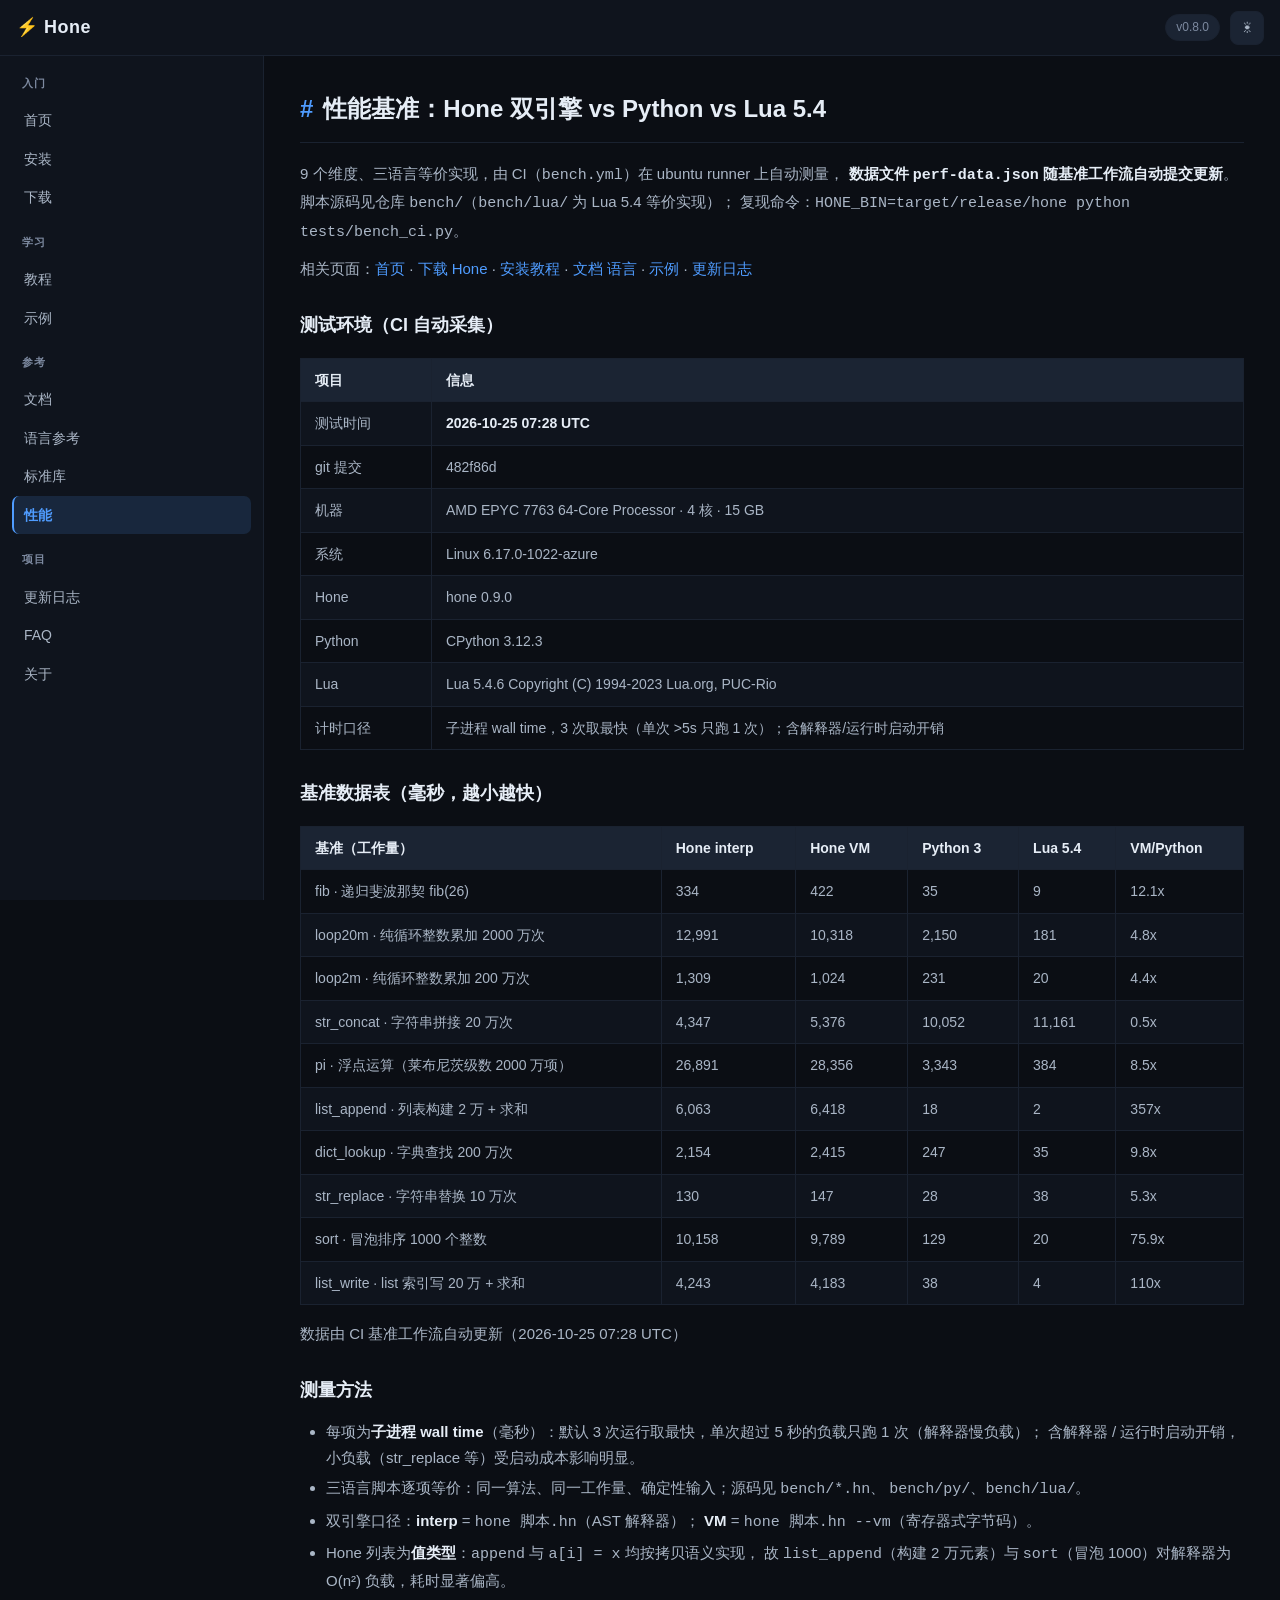
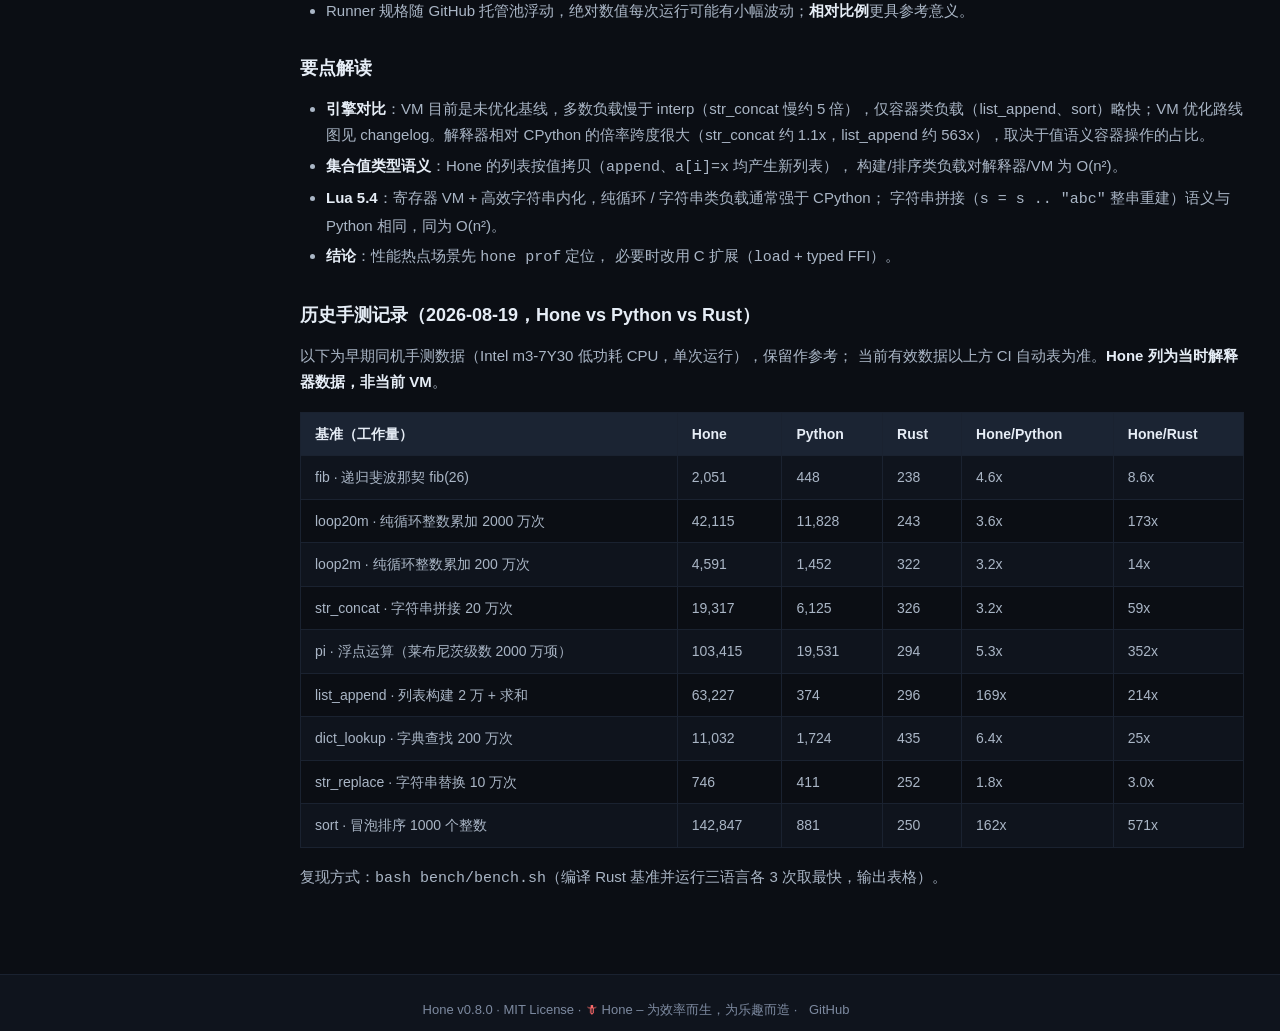
<file: 官网/perf.html>
<!DOCTYPE html>
<html lang="zh-CN">
<head>
<meta charset="UTF-8">
<meta name="viewport" content="width=device-width, initial-scale=1.0">
<title>性能基准 — Hone 编程语言</title>
<meta name="description" content="Hone 编程语言性能基准：interp/VM 双引擎与 Python、Lua 5.4 的 9 维度对比（递归/纯循环/浮点/字符串/列表/字典/排序），CI 自动测量更新，含测试机器与版本号说明。">
<meta name="theme-color" content="#0b0e14">
<link rel="icon" href="favicon.png" type="image/png">
<link rel="stylesheet" href="style.css">
</head>
<body>
<header>
  <button class="menu-btn" onclick="toggleNav()" aria-label="菜单">&#9776;</button>
  <span class="logo"><span class="mark">&#9889;</span> Hone</span>
  <span class="spacer"></span>
  <span class="right">
    <span class="ver">v0.8.0</span>
    <button class="theme-toggle" onclick="toggleTheme()" title="切换主题" aria-label="切换主题"><span class="ti-light">&#9728;</span><span class="ti-dark">&#127769;</span></button>
  </span>
</header>

<aside class="sidebar" id="sidebar">
  <nav>
    <div class="nav-group">
      <div class="nav-title">入门</div>
      <a href="index.html">首页</a>
      <a href="install.html">安装</a>
      <a href="download.html">下载</a>
    </div>
    <div class="nav-group">
      <div class="nav-title">学习</div>
      <a href="tutorial.html">教程</a>
      <a href="examples.html">示例</a>
    </div>
    <div class="nav-group">
      <div class="nav-title">参考</div>
      <a href="docs.html">文档</a>
      <a href="language.html">语言参考</a>
      <a href="stdlib.html">标准库</a>
      <a href="perf.html" class="active">性能</a>
    </div>
    <div class="nav-group">
      <div class="nav-title">项目</div>
      <a href="changelog.html">更新日志</a>
      <a href="faq.html">FAQ</a>
      <a href="about.html">关于</a>
    </div>

  </nav>
</aside>
<div class="sidebar-backdrop" id="navBackdrop"></div>

<main>

  <h2><span class="hash">#</span>性能基准：Hone 双引擎 vs Python vs Lua 5.4</h2>
  <p>9 个维度、三语言等价实现，由 CI（<code>bench.yml</code>）在 ubuntu runner 上自动测量，
    <strong>数据文件 <code>perf-data.json</code> 随基准工作流自动提交更新</strong>。脚本源码见仓库
    <code>bench/</code>（<code>bench/lua/</code> 为 Lua 5.4 等价实现）；
    复现命令：<code>HONE_BIN=target/release/hone python tests/bench_ci.py</code>。</p>
  <p>相关页面：<a href="index.html">首页</a> · <a href="download.html">下载 Hone</a> · <a href="install.html">安装教程</a> ·
    <a href="docs.html">文档</a>
    <a href="language.html">语言</a> · <a href="examples.html">示例</a> · <a href="changelog.html">更新日志</a></p>

  <div id="perf-auto">
    <noscript>本节数据由 perf-data.json 渲染，需要启用 JavaScript；数据文件本身可直读。</noscript>
    <h3>测试环境（CI 自动采集）</h3>
    <table id="perf-meta"><tr><th>项目</th><th>信息</th></tr></table>

    <h3>基准数据表（毫秒，越小越快）</h3>
    <table>
      <tr>
        <th>基准（工作量）</th>
        <th>Hone interp</th>
        <th>Hone VM</th>
        <th>Python 3</th>
        <th>Lua 5.4</th>
        <th>VM/Python</th>
      </tr>
      <tbody id="perf-rows"></tbody>
    </table>
    <p id="perf-status" class="muted">加载 perf-data.json …</p>
  </div>

  <h3>测量方法</h3>
  <ul>
    <li>每项为<strong>子进程 wall time</strong>（毫秒）：默认 3 次运行取最快，单次超过 5 秒的负载只跑 1 次（解释器慢负载）；
      含解释器 / 运行时启动开销，小负载（str_replace 等）受启动成本影响明显。</li>
    <li>三语言脚本逐项等价：同一算法、同一工作量、确定性输入；源码见 <code>bench/*.hn</code>、
      <code>bench/py/</code>、<code>bench/lua/</code>。</li>
    <li>双引擎口径：<strong>interp</strong> = <code>hone 脚本.hn</code>（AST 解释器）；
      <strong>VM</strong> = <code>hone 脚本.hn --vm</code>（寄存器式字节码）。</li>
    <li>Hone 列表为<strong>值类型</strong>：<code>append</code> 与 <code>a[i] = x</code> 均按拷贝语义实现，
      故 <code>list_append</code>（构建 2 万元素）与 <code>sort</code>（冒泡 1000）对解释器为 O(n²) 负载，耗时显著偏高。</li>
    <li>Runner 规格随 GitHub 托管池浮动，绝对数值每次运行可能有小幅波动；<strong>相对比例</strong>更具参考意义。</li>
  </ul>

  <h3>要点解读</h3>
  <ul>
    <li><strong>引擎对比</strong>：VM 目前是未优化基线，多数负载慢于 interp（str_concat 慢约 5 倍），仅容器类负载（list_append、sort）略快；VM 优化路线图见 changelog。解释器相对 CPython 的倍率跨度很大（str_concat 约 1.1x，list_append 约 563x），取决于值语义容器操作的占比。</li>
    <li><strong>集合值类型语义</strong>：Hone 的列表按值拷贝（<code>append</code>、<code>a[i]=x</code> 均产生新列表），
      构建/排序类负载对解释器/VM 为 O(n²)。</li>
    <li><strong>Lua 5.4</strong>：寄存器 VM + 高效字符串内化，纯循环 / 字符串类负载通常强于 CPython；
      字符串拼接（<code>s = s .. "abc"</code> 整串重建）语义与 Python 相同，同为 O(n²)。</li>
    <li><strong>结论</strong>：性能热点场景先 <code>hone prof</code> 定位，
      必要时改用 C 扩展（<code>load</code> + typed FFI）。</li>
  </ul>

  <h3>历史手测记录（2026-08-19，Hone vs Python vs Rust）</h3>
  <p>以下为早期同机手测数据（Intel m3-7Y30 低功耗 CPU，单次运行），保留作参考；
    当前有效数据以上方 CI 自动表为准。<strong>Hone 列为当时解释器数据，非当前 VM</strong>。</p>
  <table>
    <tr>
      <th>基准（工作量）</th>
      <th>Hone</th>
      <th>Python</th>
      <th>Rust</th>
      <th>Hone/Python</th>
      <th>Hone/Rust</th>
    </tr>
    <tr><td>fib · 递归斐波那契 fib(26)</td><td>2,051</td><td>448</td><td>238</td><td>4.6x</td><td>8.6x</td></tr>
    <tr><td>loop20m · 纯循环整数累加 2000 万次</td><td>42,115</td><td>11,828</td><td>243</td><td>3.6x</td><td>173x</td></tr>
    <tr><td>loop2m · 纯循环整数累加 200 万次</td><td>4,591</td><td>1,452</td><td>322</td><td>3.2x</td><td>14x</td></tr>
    <tr><td>str_concat · 字符串拼接 20 万次</td><td>19,317</td><td>6,125</td><td>326</td><td>3.2x</td><td>59x</td></tr>
    <tr><td>pi · 浮点运算（莱布尼茨级数 2000 万项）</td><td>103,415</td><td>19,531</td><td>294</td><td>5.3x</td><td>352x</td></tr>
    <tr><td>list_append · 列表构建 2 万 + 求和</td><td>63,227</td><td>374</td><td>296</td><td>169x</td><td>214x</td></tr>
    <tr><td>dict_lookup · 字典查找 200 万次</td><td>11,032</td><td>1,724</td><td>435</td><td>6.4x</td><td>25x</td></tr>
    <tr><td>str_replace · 字符串替换 10 万次</td><td>746</td><td>411</td><td>252</td><td>1.8x</td><td>3.0x</td></tr>
    <tr><td>sort · 冒泡排序 1000 个整数</td><td>142,847</td><td>881</td><td>250</td><td>162x</td><td>571x</td></tr>
  </table>
  <p>复现方式：<code>bash bench/bench.sh</code>（编译 Rust 基准并运行三语言各 3 次取最快，输出表格）。</p>

</main>

<footer>
  Hone v0.8.0 &middot; MIT License &middot; <span class="sword">&#128481;</span> Hone &ndash; 为效率而生，为乐趣而造
  &middot; <a href="https://github.com/shichencike/Hone">GitHub</a>
</footer>

<script src="site.js"></script>
<script>
// CI 基准数据渲染：读 perf-data.json（bench.yml 自动提交），填环境表与数据表。
(function () {
  function fmt(ms) { return ms == null ? "-" : ms.toLocaleString("en-US"); }
  function ratio(a, b) {
    if (a == null || b == null || b <= 0) return "-";
    var r = a / b;
    return (r >= 100 ? Math.round(r) : r.toFixed(1)) + "x";
  }
  fetch("perf-data.json", { cache: "no-cache" })
    .then(function (r) { if (!r.ok) throw new Error(r.status); return r.json(); })
    .then(function (d) {
      var m = d.meta || {};
      var meta = document.getElementById("perf-meta");
      var rows = [
        ["测试时间", "<strong>" + (m.date || "-") + "</strong>"],
        ["git 提交", m.git_sha || "-"],
        ["机器", (m.cpu || "-") + " · " + (m.cores || "?") + " 核" + (m.ram ? " · " + m.ram : "")],
        ["系统", m.os || "-"],
        ["Hone", m.hone_version || "-"],
        ["Python", m.python_version ? "CPython " + m.python_version : "-"],
        ["Lua", m.lua_version || "-"],
        ["计时口径", m.timing || "-"]
      ];
      meta.innerHTML = "<tr><th>项目</th><th>信息</th></tr>" + rows.map(function (r) {
        return "<tr><td>" + r[0] + "</td><td>" + r[1] + "</td></tr>";
      }).join("");
      var names = {
        fib: "fib · 递归斐波那契 fib(26)",
        loop20m: "loop20m · 纯循环整数累加 2000 万次",
        loop2m: "loop2m · 纯循环整数累加 200 万次",
        str_concat: "str_concat · 字符串拼接 20 万次",
        pi: "pi · 浮点运算（莱布尼茨级数 2000 万项）",
        list_append: "list_append · 列表构建 2 万 + 求和",
        dict_lookup: "dict_lookup · 字典查找 200 万次",
        str_replace: "str_replace · 字符串替换 10 万次",
        sort: "sort · 冒泡排序 1000 个整数",
        list_write: "list_write · list 索引写 20 万 + 求和"
      };
      var tbody = document.getElementById("perf-rows");
      tbody.innerHTML = Object.keys(names).map(function (k) {
        var r = d.results[k] || {};
        return "<tr><td>" + names[k] + "</td><td>" + fmt(r.interp) + "</td><td>" + fmt(r.vm) +
          "</td><td>" + fmt(r.python) + "</td><td>" + fmt(r.lua) +
          "</td><td>" + ratio(r.vm, r.python) + "</td></tr>";
      }).join("");
      document.getElementById("perf-status").textContent = "数据由 CI 基准工作流自动更新（" + (m.date || "") + "）";
    })
    .catch(function () {
      document.getElementById("perf-status").textContent = "perf-data.json 尚未生成（首次基准工作流运行后出现）";
    });
})();
</script>

</body>
</html>
</file>
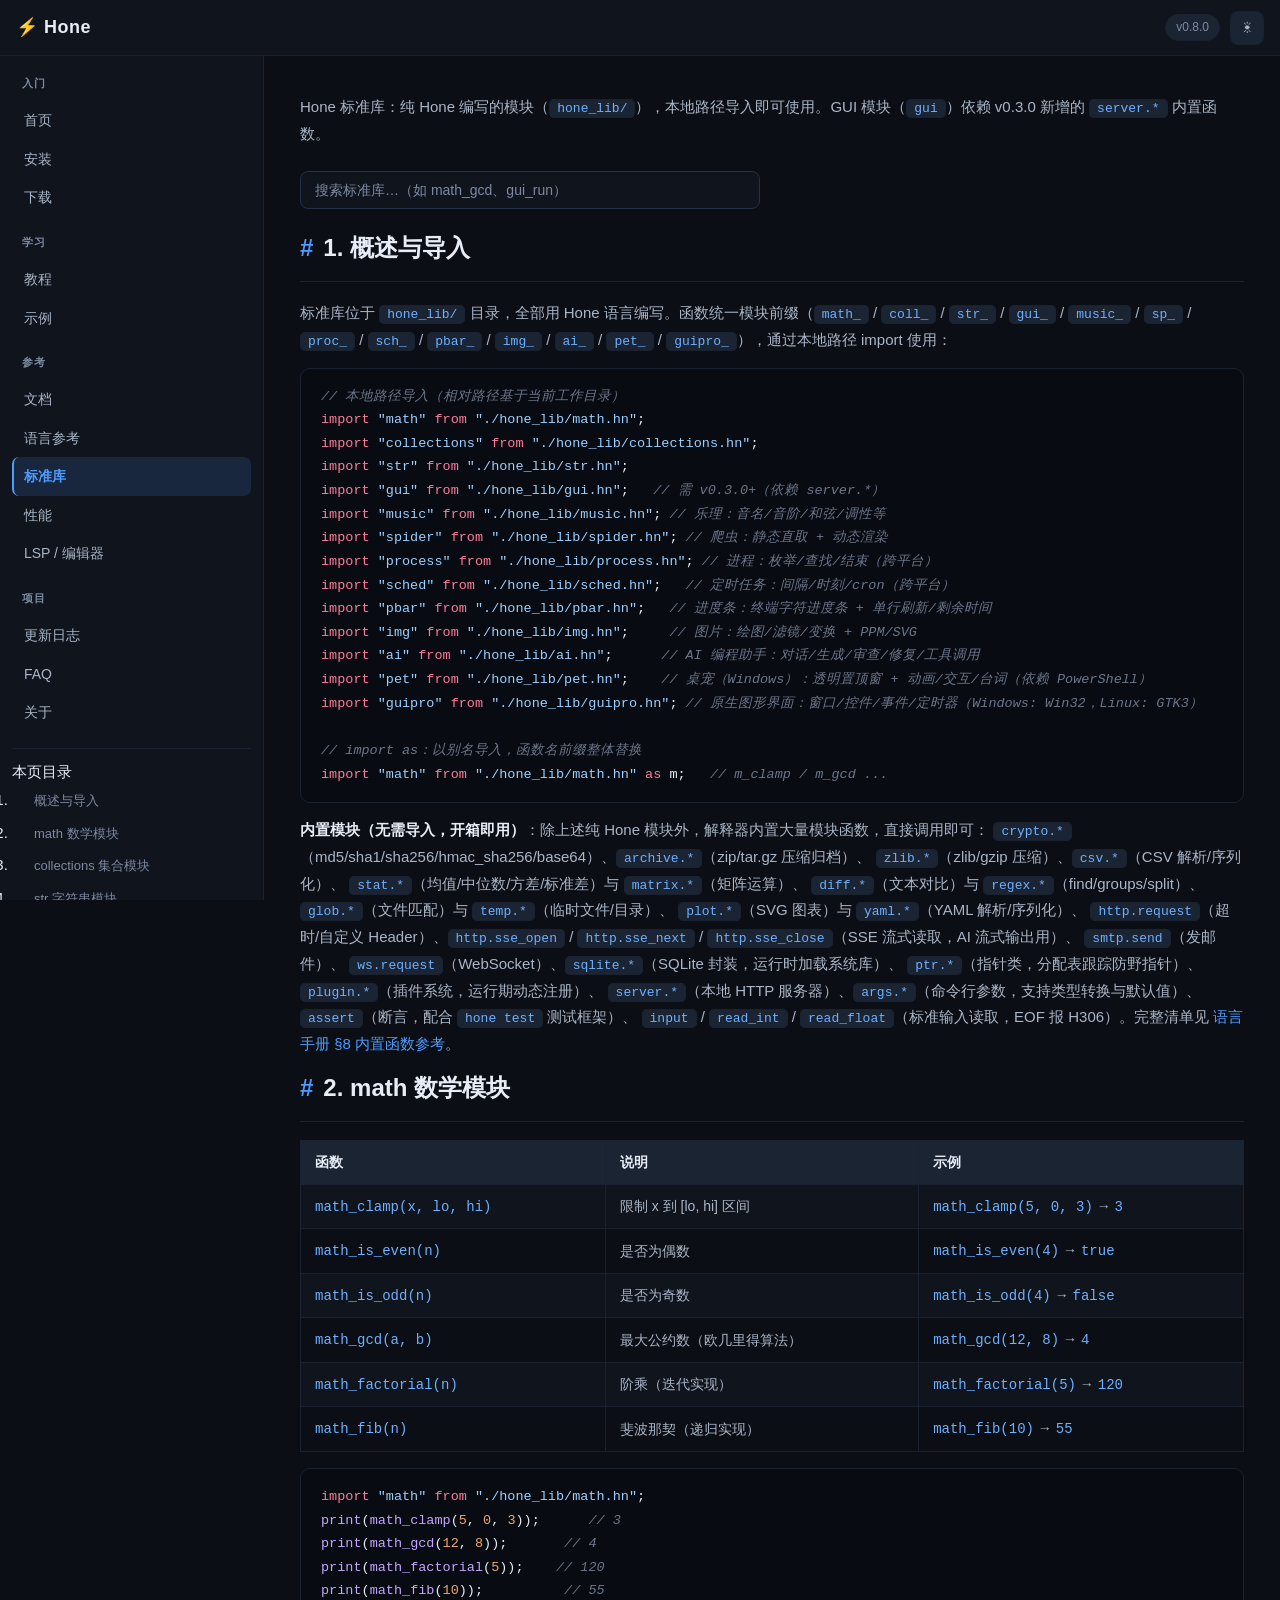
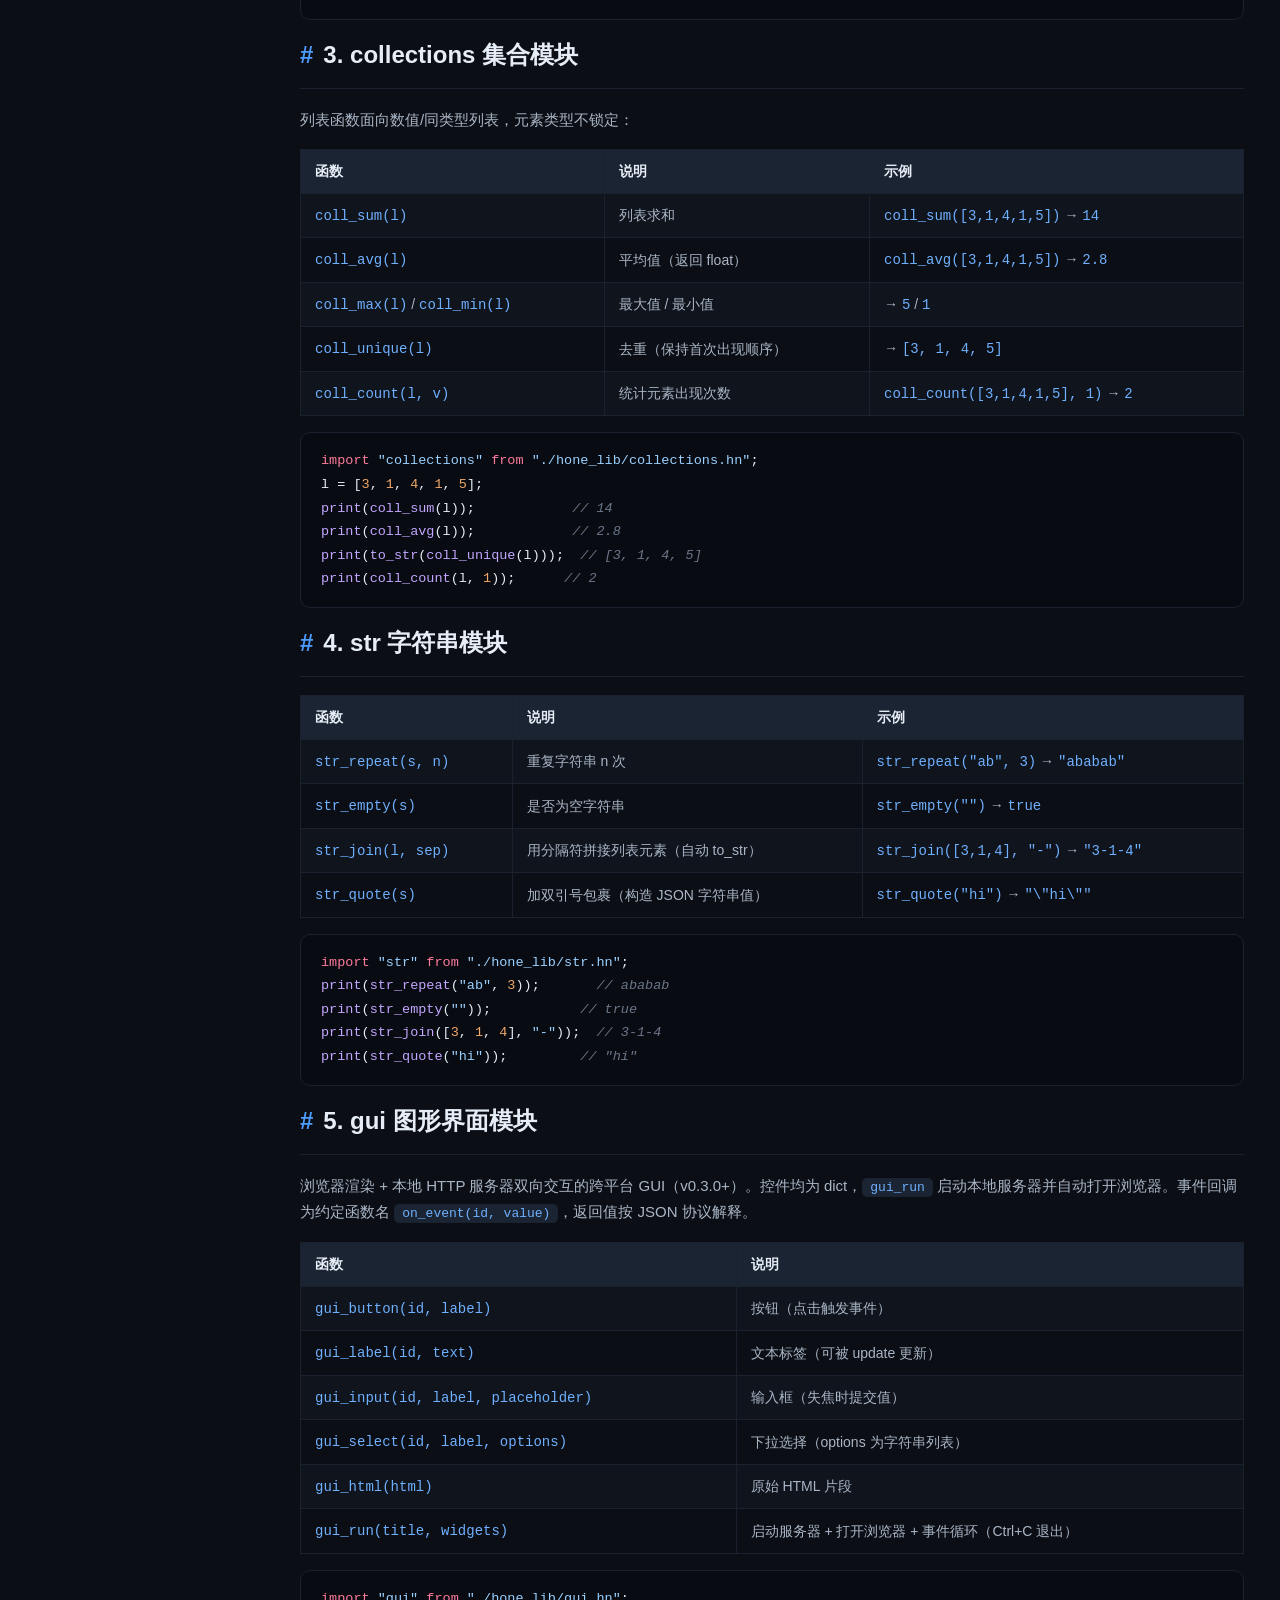
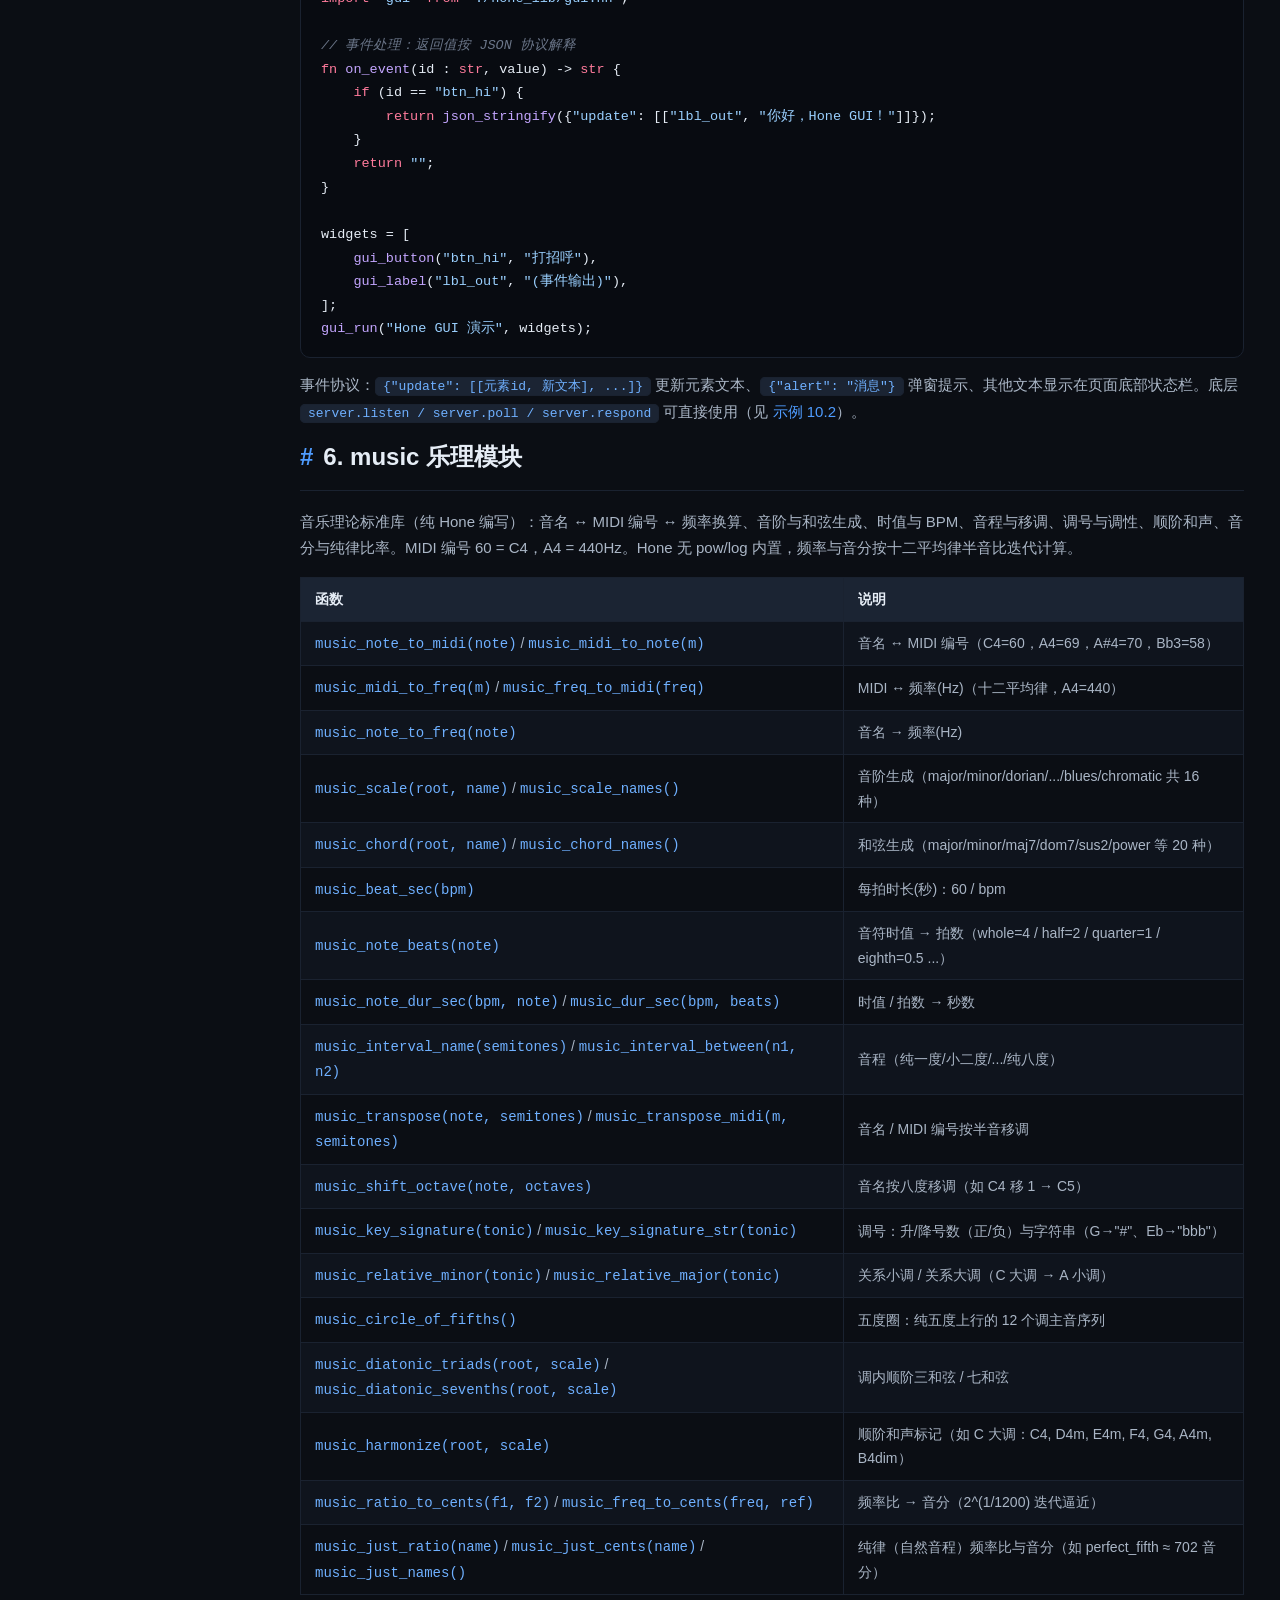
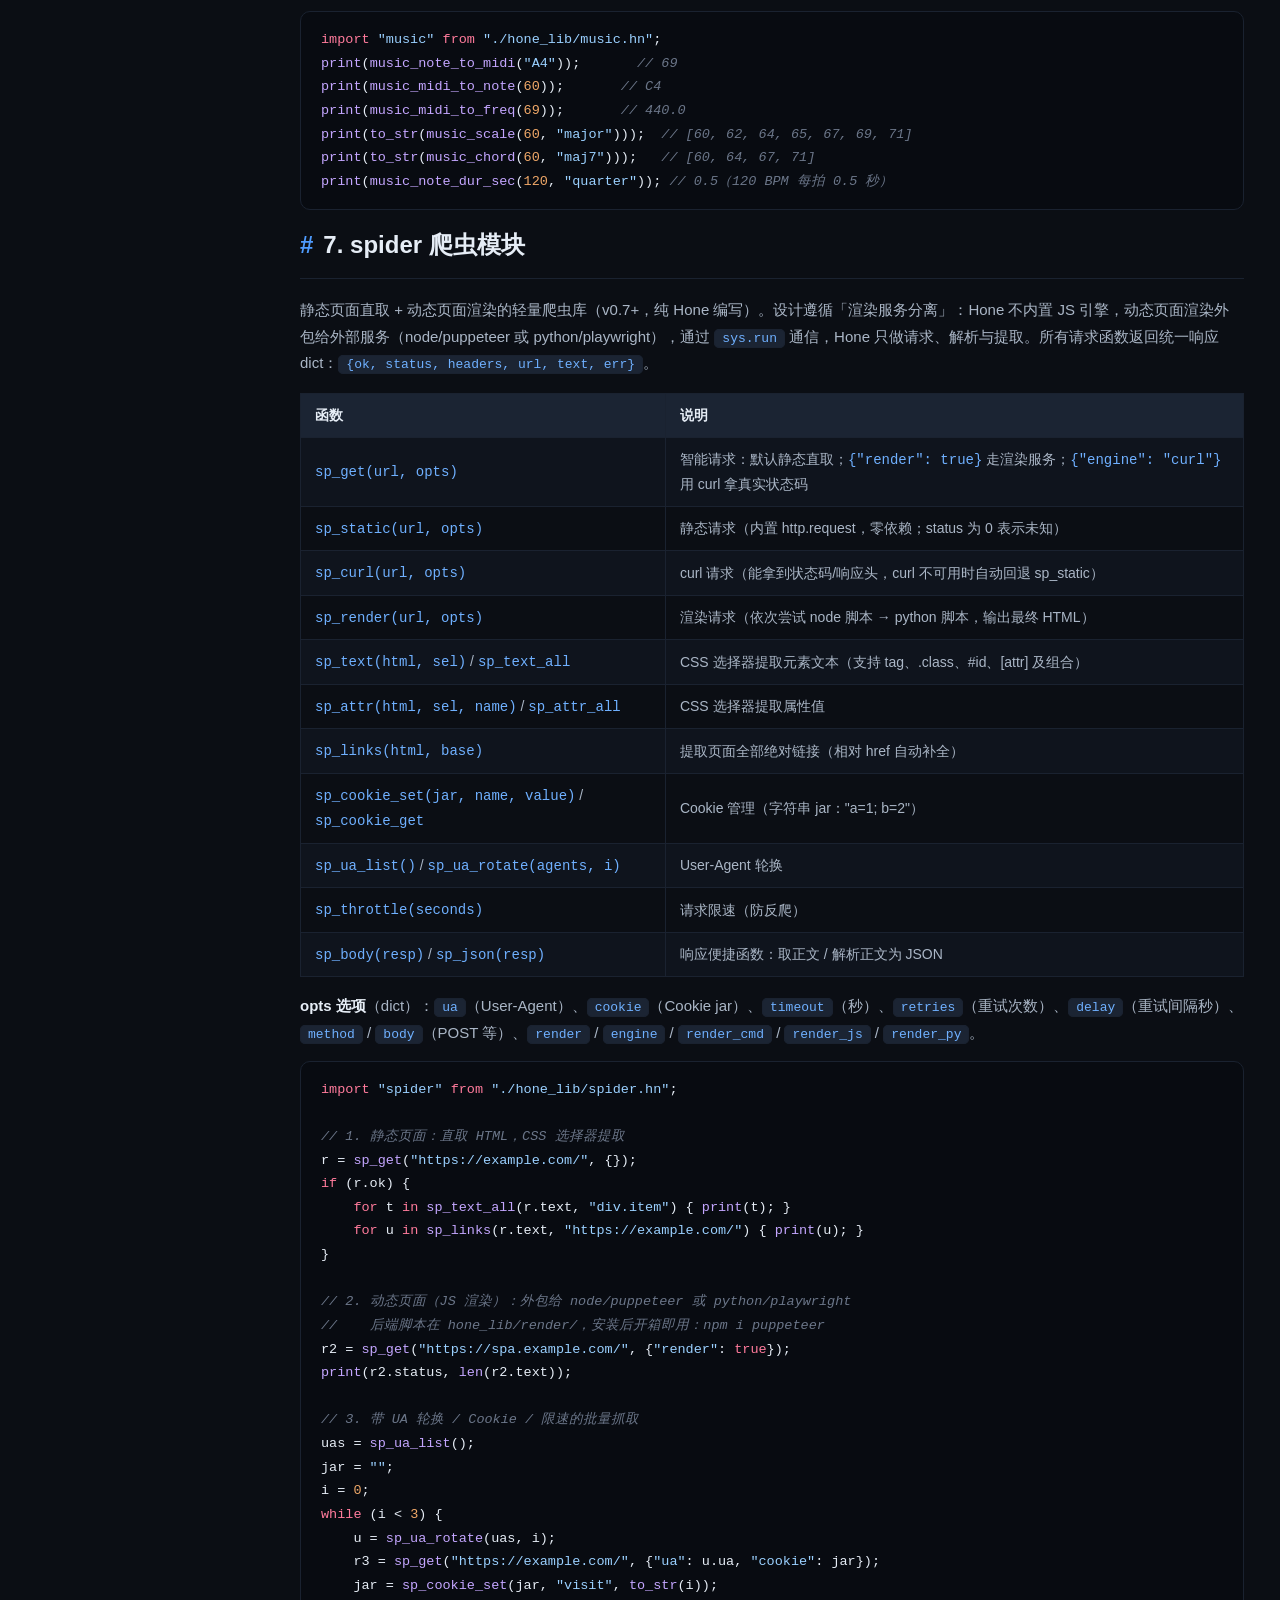
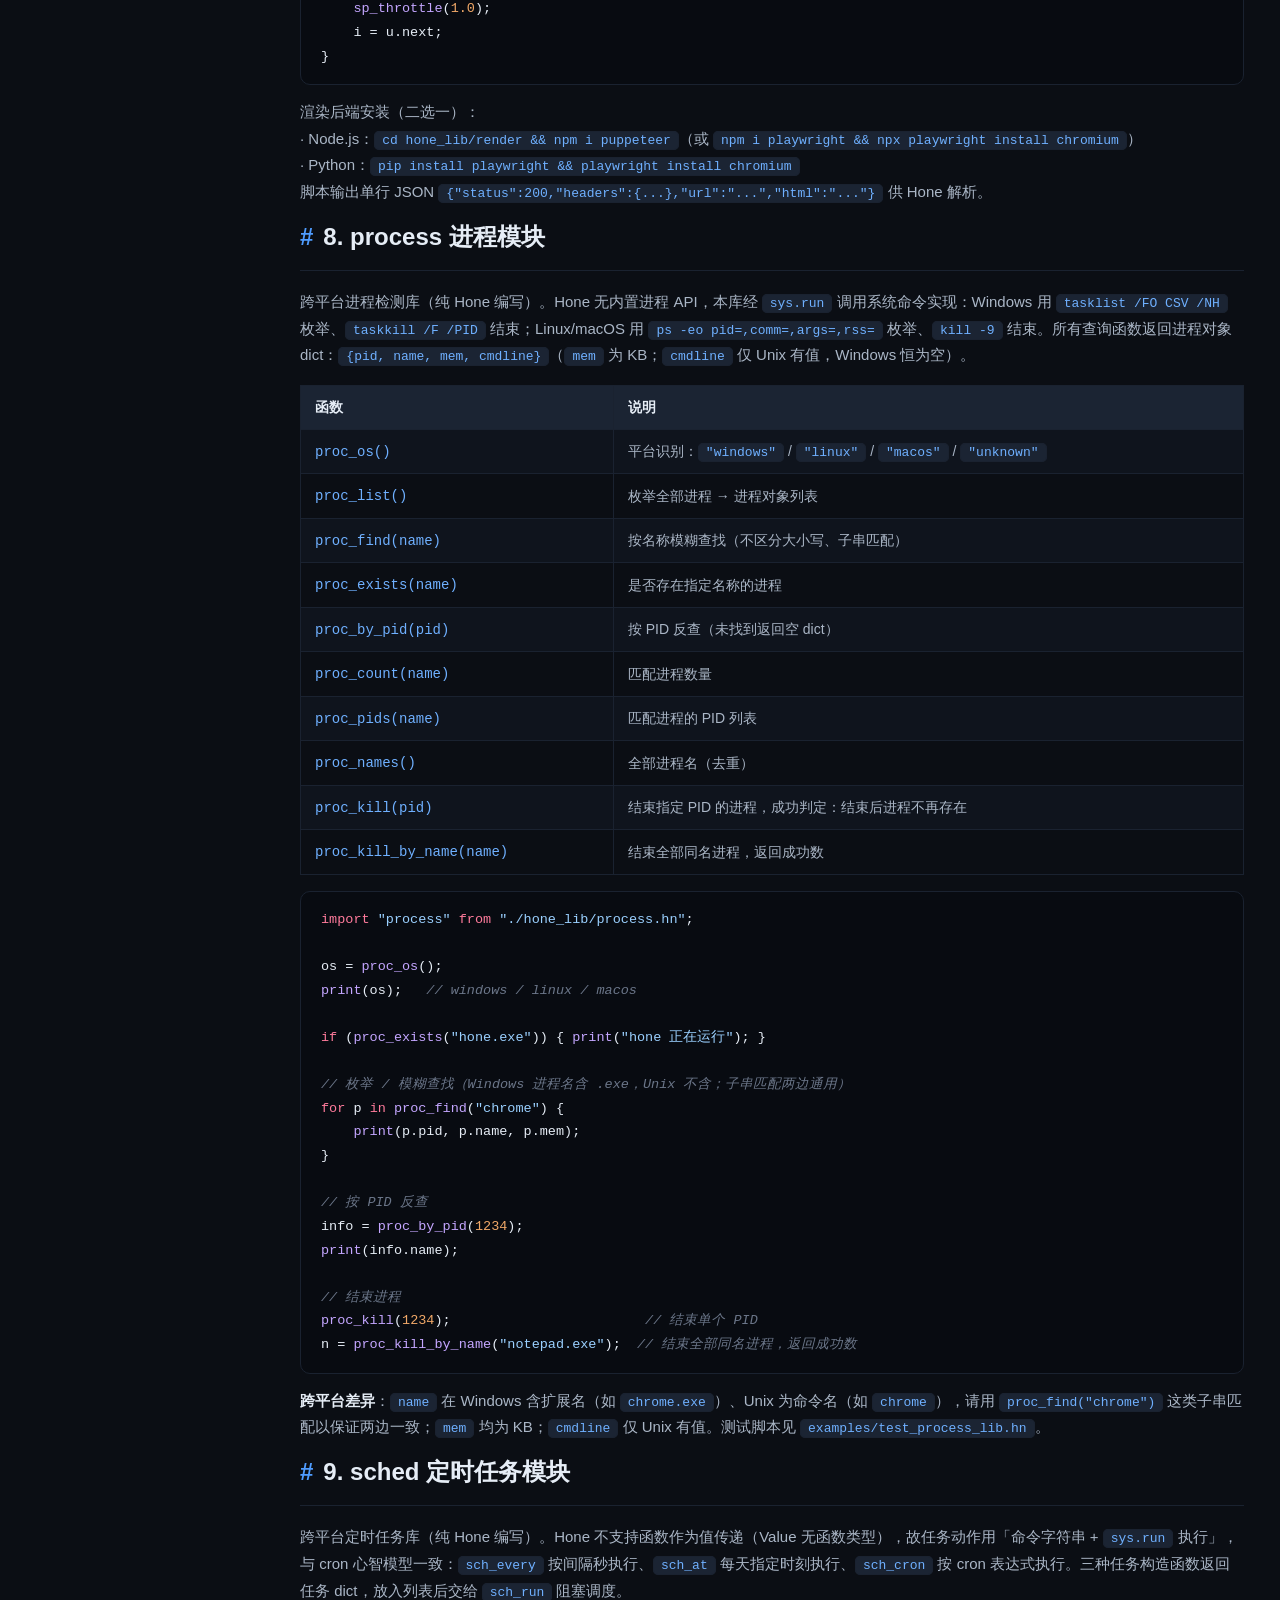
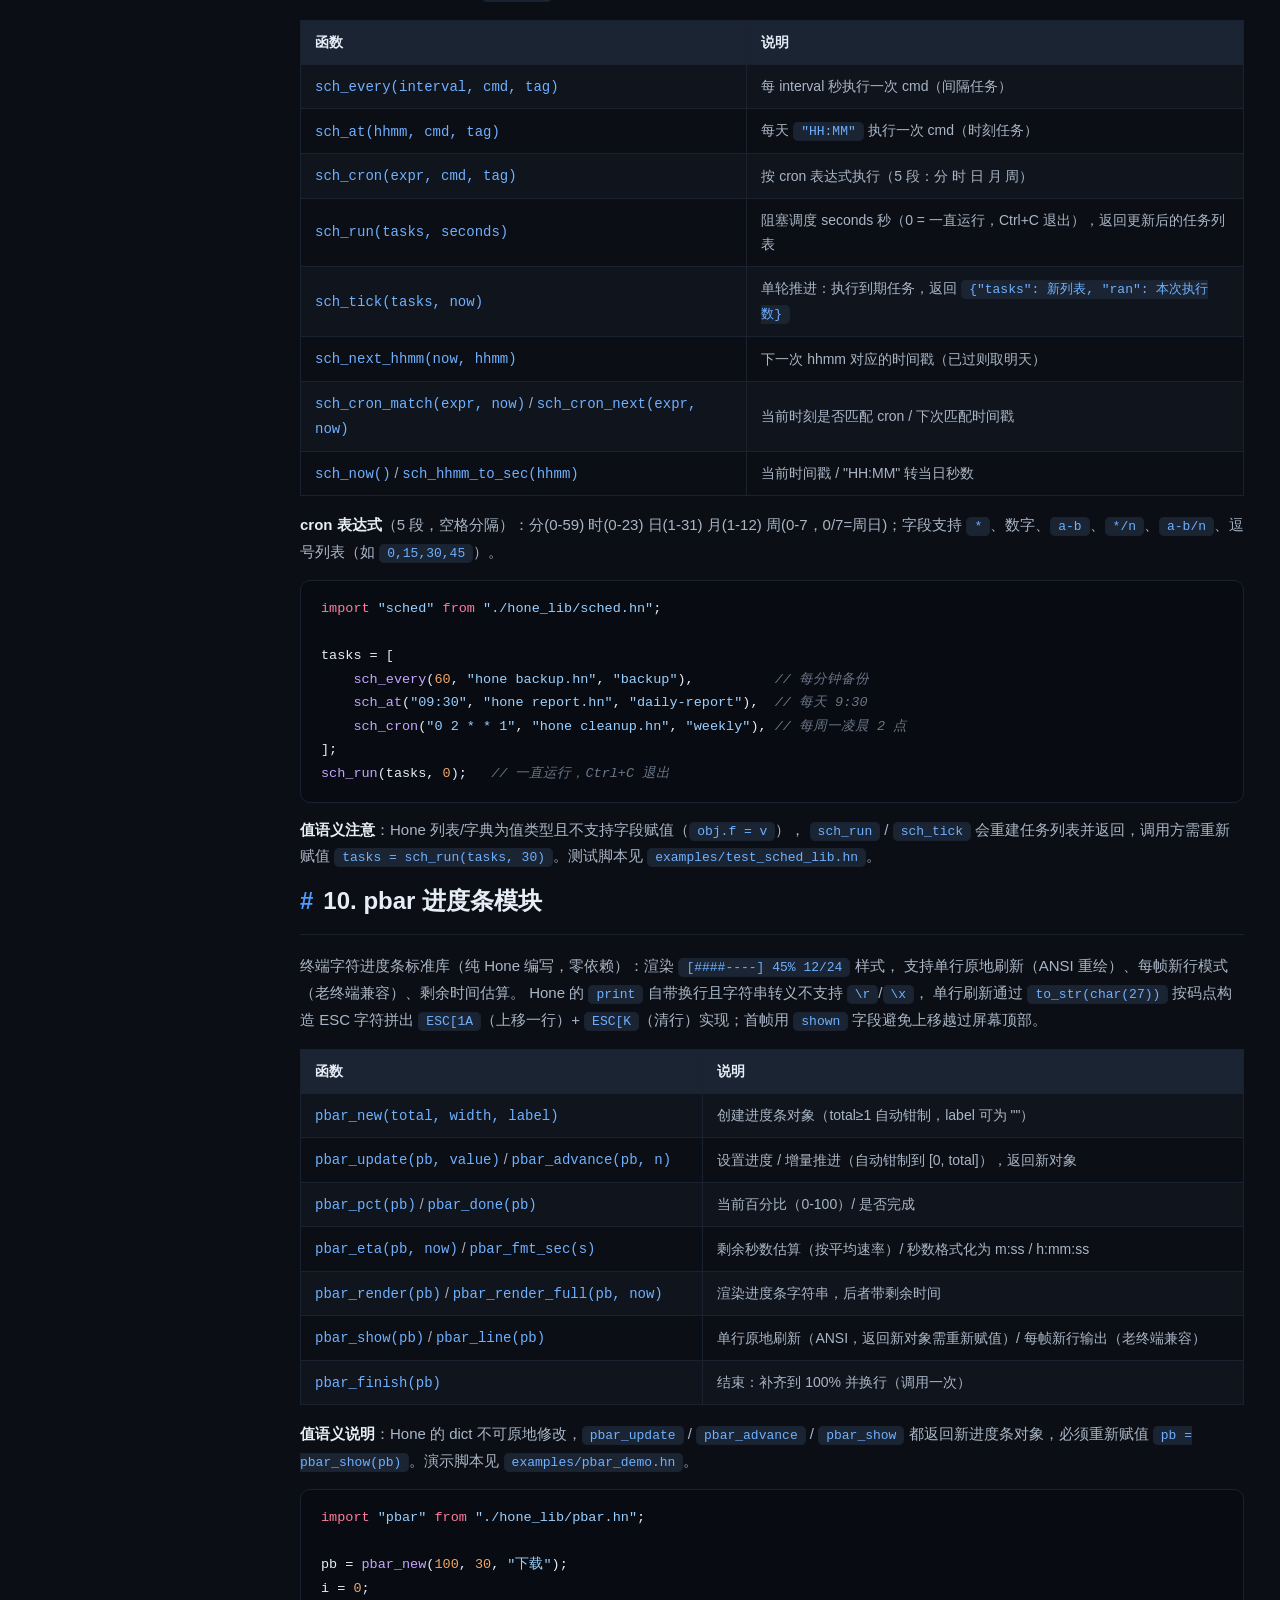
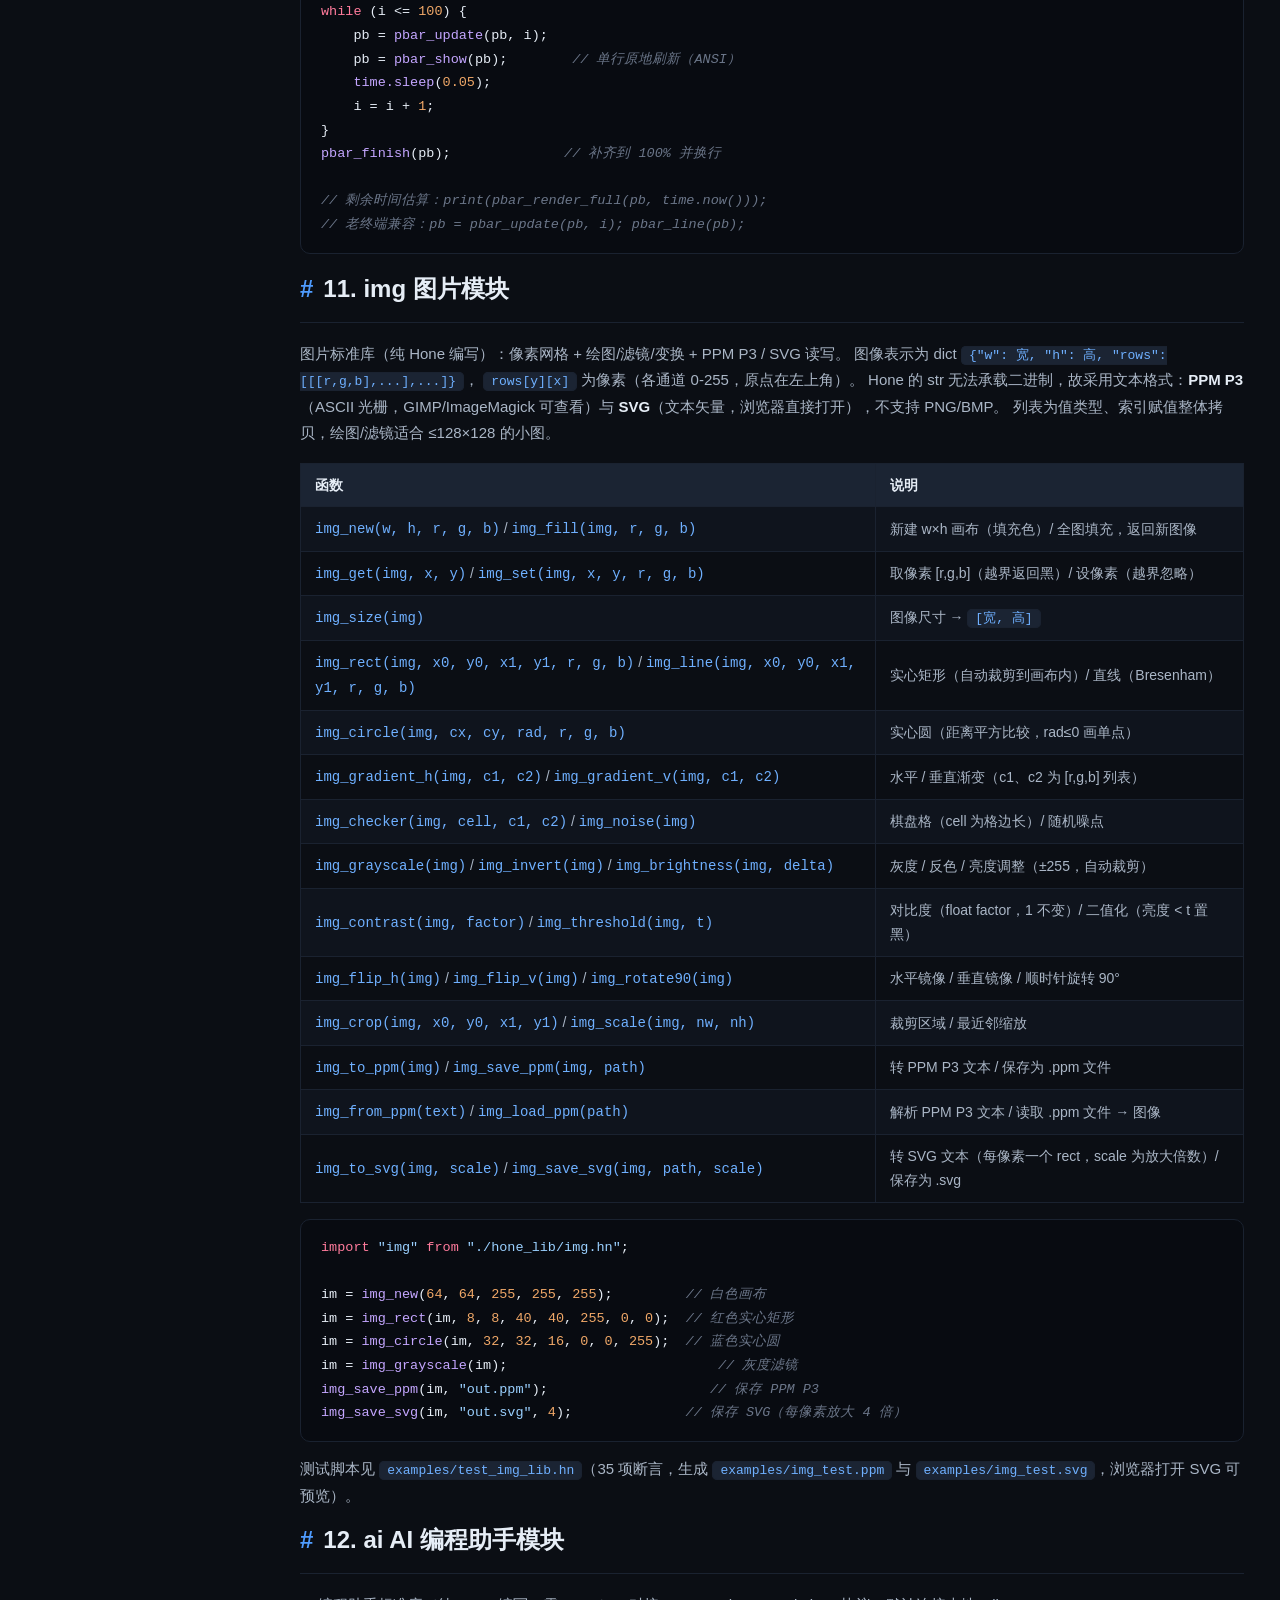
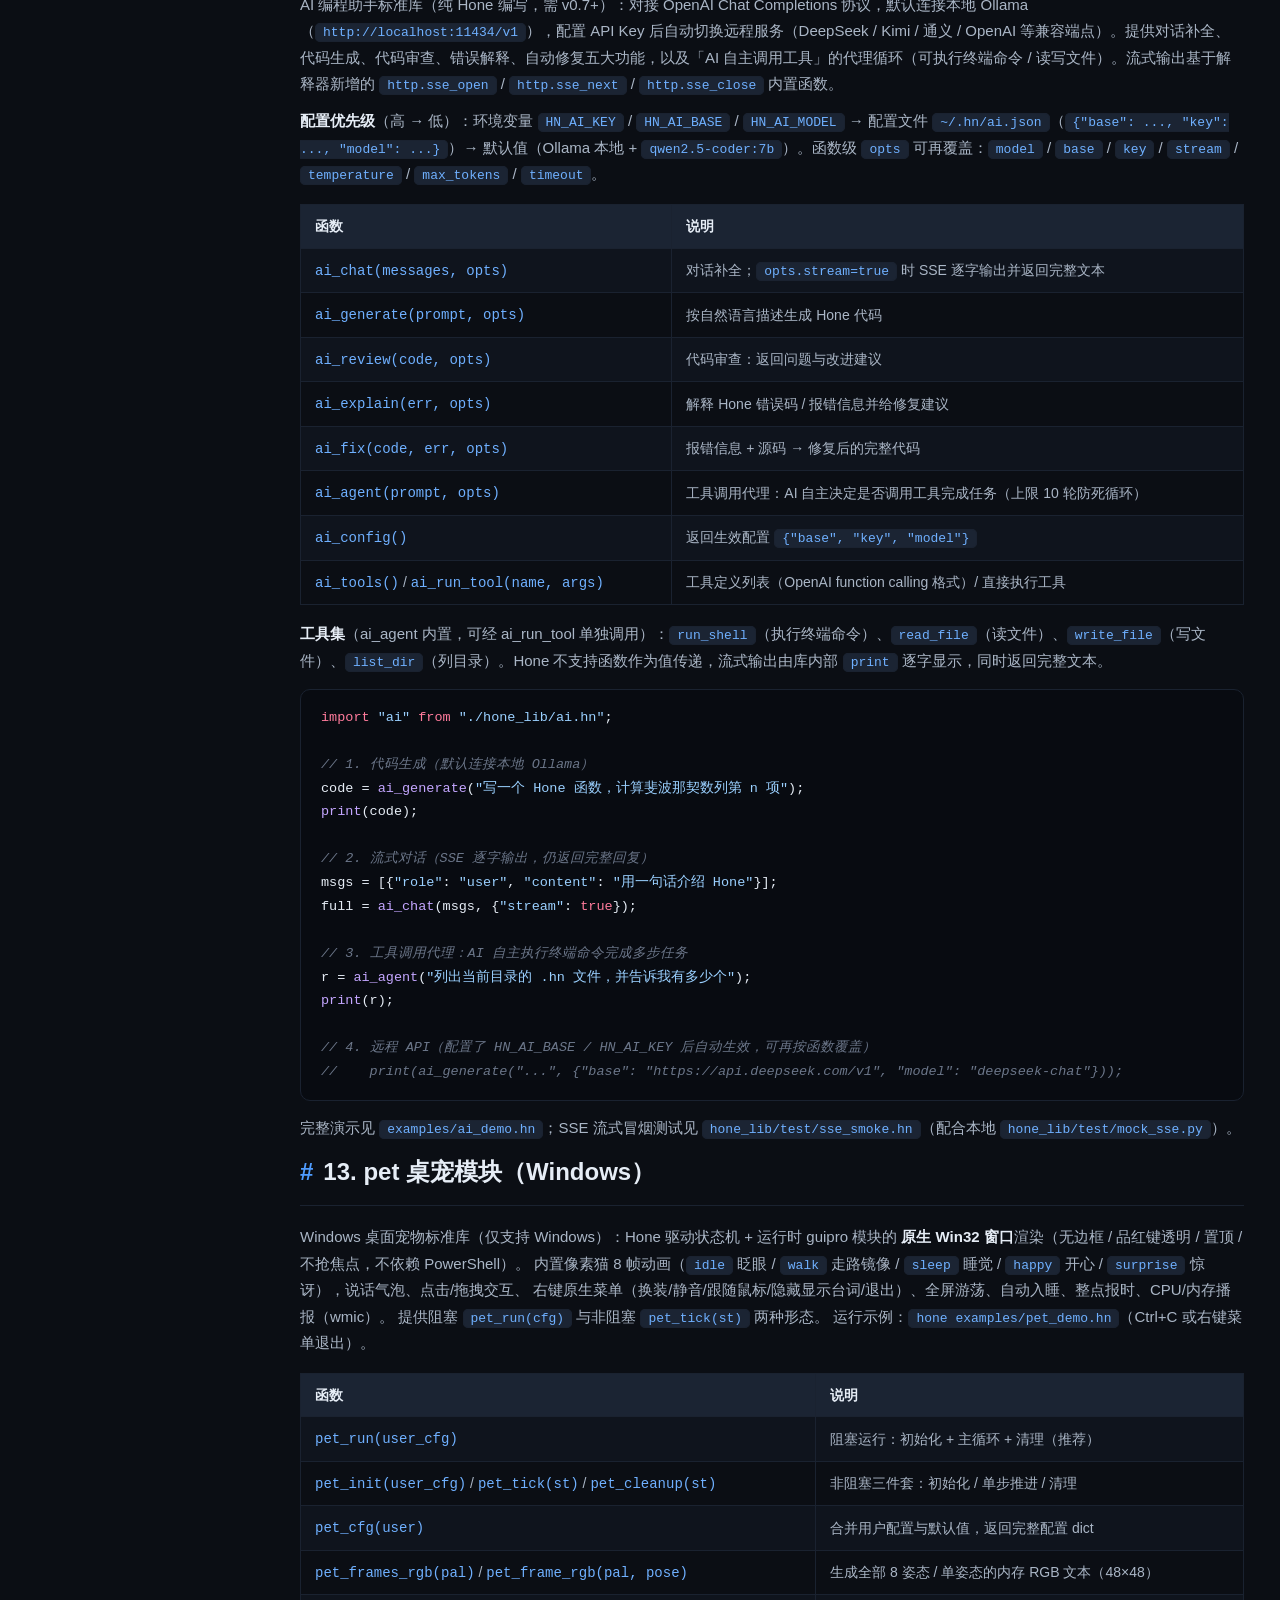
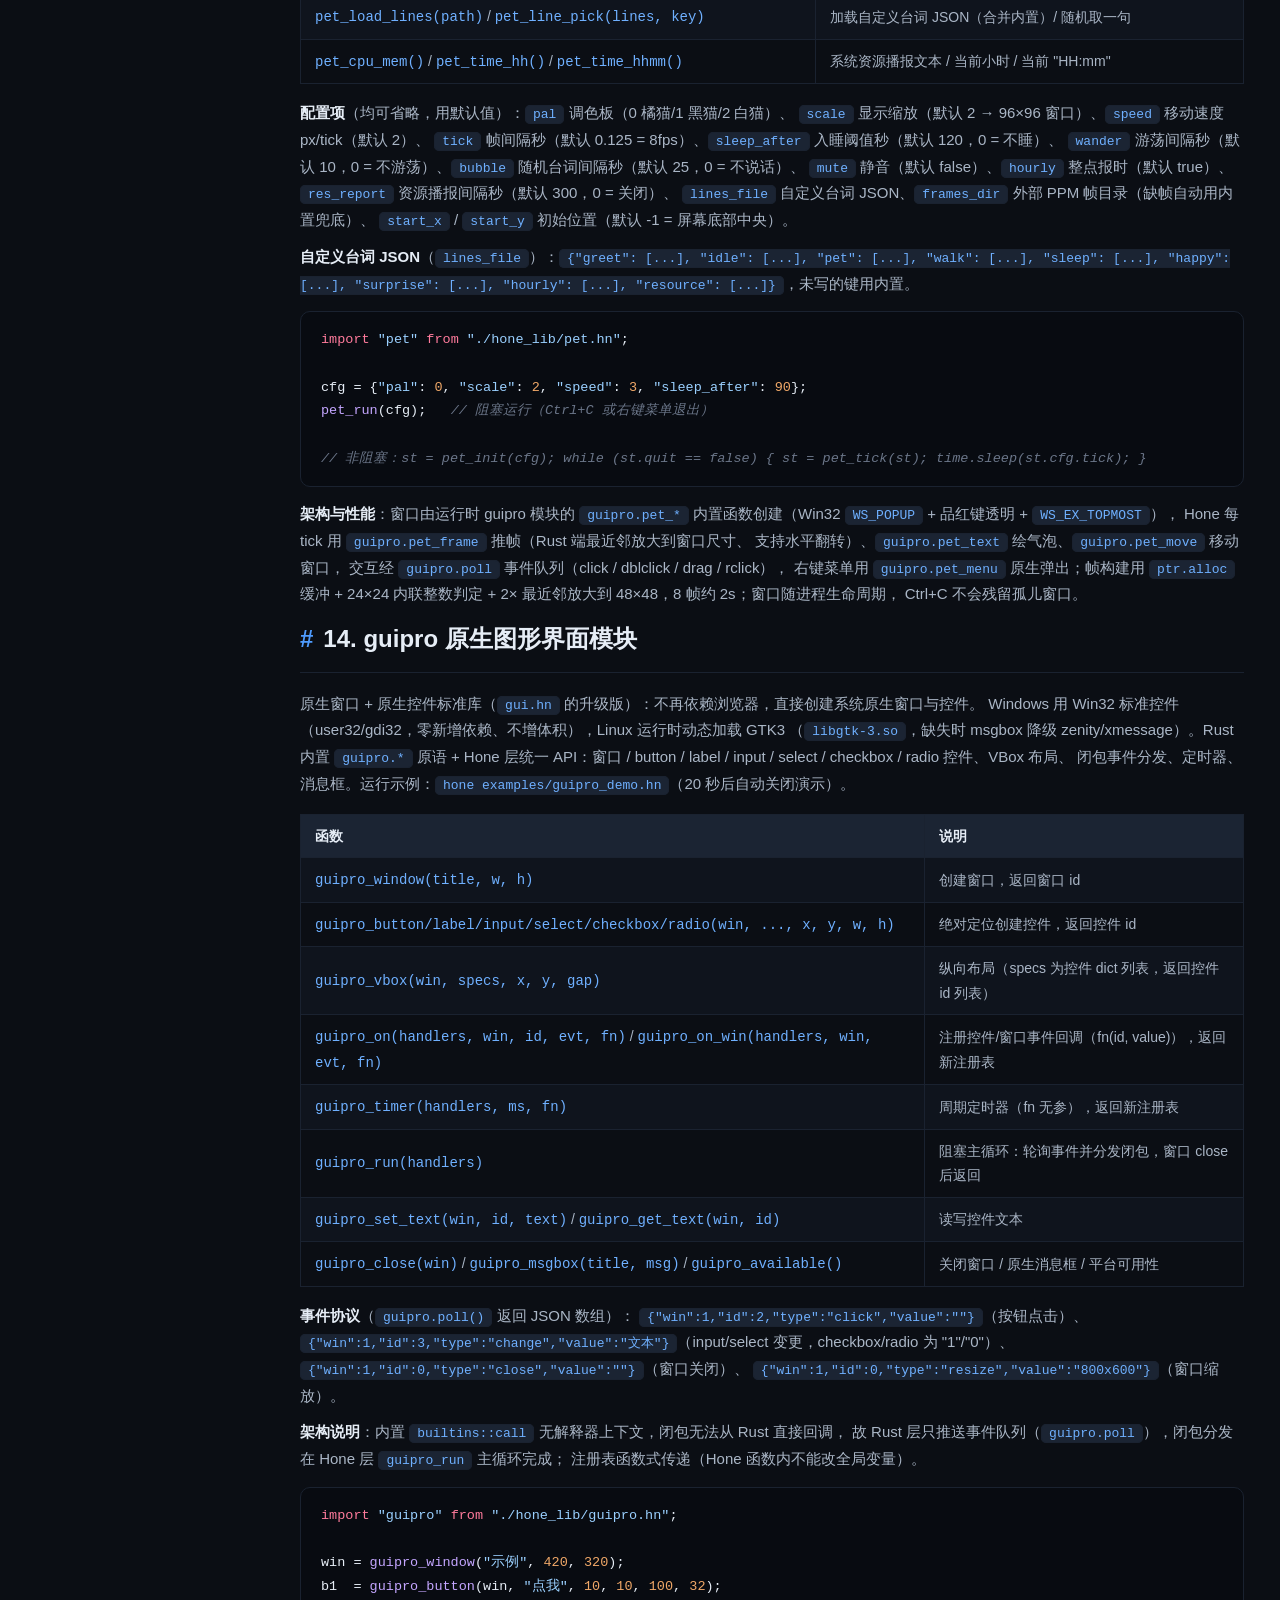
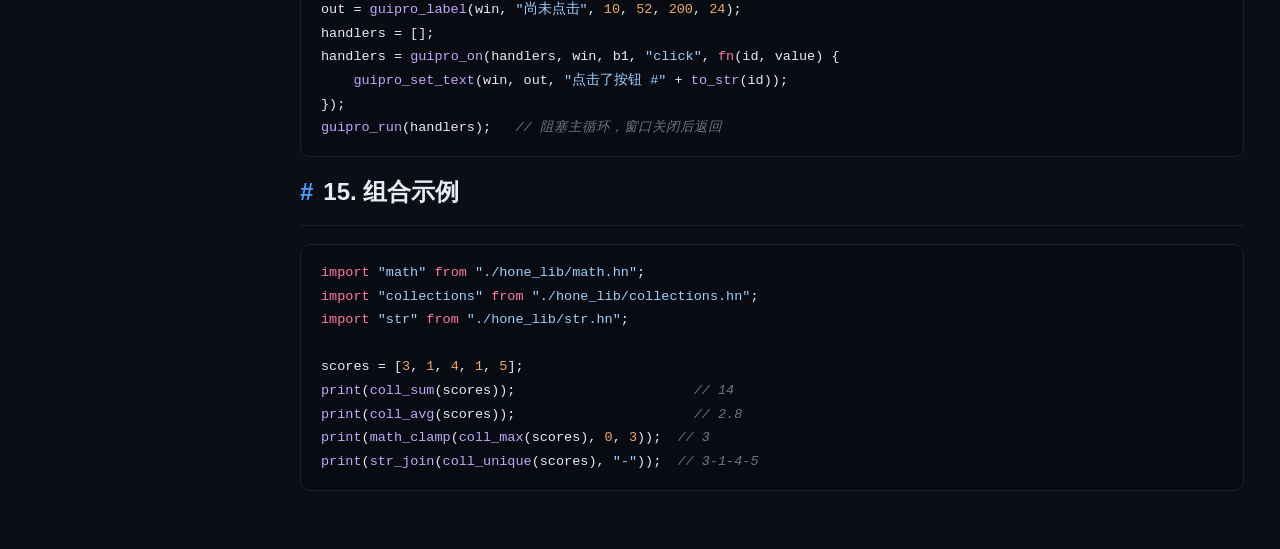
<file: 官网/stdlib.html>
<!DOCTYPE html>
<html lang="zh-CN">
<head>
<meta charset="UTF-8">
<meta name="viewport" content="width=device-width, initial-scale=1.0">
<title>Hone 标准库文档</title>
<meta name="description" content="Hone 标准库：纯 Hone 编写的 math / collections / str / gui / music / spider / process / sched / img / ai / pet / guipro 模块，本地路径导入即可使用。">
<meta name="theme-color" content="#0b0e14">
<link rel="icon" href="favicon.png" type="image/png">
<link rel="stylesheet" href="style.css">
</head>
<body>
<header>
  <button class="menu-btn" onclick="toggleNav()" aria-label="菜单">&#9776;</button>
  <span class="logo"><span class="mark">&#9889;</span> Hone</span>
  <span class="spacer"></span>
  <span class="right">
    <span class="ver">v0.8.0</span>
    <button class="theme-toggle" onclick="toggleTheme()" title="切换主题" aria-label="切换主题"><span class="ti-light">&#9728;</span><span class="ti-dark">&#127769;</span></button>
  </span>
</header>

<aside class="sidebar" id="sidebar">
  <nav>
    <div class="nav-group">
      <div class="nav-title">入门</div>
      <a href="index.html">首页</a>
      <a href="install.html">安装</a>
      <a href="download.html">下载</a>
    </div>
    <div class="nav-group">
      <div class="nav-title">学习</div>
      <a href="tutorial.html">教程</a>
      <a href="examples.html">示例</a>
    </div>
    <div class="nav-group">
      <div class="nav-title">参考</div>
      <a href="docs.html">文档</a>
      <a href="language.html">语言参考</a>
      <a href="stdlib.html" class="active">标准库</a>
      <a href="perf.html">性能</a>
      <a href="lsp.html">LSP / 编辑器</a>
    </div>
    <div class="nav-group">
      <div class="nav-title">项目</div>
      <a href="changelog.html">更新日志</a>
      <a href="faq.html">FAQ</a>
      <a href="about.html">关于</a>
    </div>
    <div class="page-toc">
      <div class="nav-title">本页目录</div>
      <ol>
      <li><a href="#intro">概述与导入</a></li>
      <li><a href="#math">math 数学模块</a></li>
      <li><a href="#collections">collections 集合模块</a></li>
      <li><a href="#str">str 字符串模块</a></li>
      <li><a href="#gui">gui 图形界面模块</a></li>
      <li><a href="#music">music 乐理模块</a></li>
      <li><a href="#spider">spider 爬虫模块</a></li>
      <li><a href="#process">process 进程模块</a></li>
      <li><a href="#sched">sched 定时任务模块</a></li>
      <li><a href="#pbar">pbar 进度条模块</a></li>
      <li><a href="#img">img 图片模块</a></li>
      <li><a href="#ai">ai AI 编程助手模块</a></li>
      <li><a href="#pet">pet 桌宠模块（Windows）</a></li>
      <li><a href="#guipro">guipro 原生图形界面模块</a></li>
      <li><a href="#demo">组合示例</a></li>
    </ol>
    </div>
  </nav>
</aside>
<div class="sidebar-backdrop" id="navBackdrop"></div>

<main>

  <p class="desc">Hone 标准库：纯 Hone 编写的模块（<code class="inline">hone_lib/</code>），本地路径导入即可使用。GUI 模块（<code class="inline">gui</code>）依赖 v0.3.0 新增的 <code class="inline">server.*</code> 内置函数。</p>

  <input type="text" id="search" class="search-box" placeholder="搜索标准库…（如 math_gcd、gui_run）" oninput="searchDocs(this.value)">
  <div id="search-count" class="search-count"></div>

  

  <section id="intro">
    <h2><span class="hash">#</span>1. 概述与导入</h2>
    <p>标准库位于 <code class="inline">hone_lib/</code> 目录，全部用 Hone 语言编写。函数统一模块前缀（<code class="inline">math_</code> / <code class="inline">coll_</code> / <code class="inline">str_</code> / <code class="inline">gui_</code> / <code class="inline">music_</code> / <code class="inline">sp_</code> / <code class="inline">proc_</code> / <code class="inline">sch_</code> / <code class="inline">pbar_</code> / <code class="inline">img_</code> / <code class="inline">ai_</code> / <code class="inline">pet_</code> / <code class="inline">guipro_</code>），通过本地路径 import 使用：</p>
<pre><code><span class="c">// 本地路径导入（相对路径基于当前工作目录）</span>
<span class="k">import</span> <span class="s">"math"</span> <span class="k">from</span> <span class="s">"./hone_lib/math.hn"</span>;
<span class="k">import</span> <span class="s">"collections"</span> <span class="k">from</span> <span class="s">"./hone_lib/collections.hn"</span>;
<span class="k">import</span> <span class="s">"str"</span> <span class="k">from</span> <span class="s">"./hone_lib/str.hn"</span>;
<span class="k">import</span> <span class="s">"gui"</span> <span class="k">from</span> <span class="s">"./hone_lib/gui.hn"</span>;   <span class="c">// 需 v0.3.0+（依赖 server.*）</span>
<span class="k">import</span> <span class="s">"music"</span> <span class="k">from</span> <span class="s">"./hone_lib/music.hn"</span>; <span class="c">// 乐理：音名/音阶/和弦/调性等</span>
<span class="k">import</span> <span class="s">"spider"</span> <span class="k">from</span> <span class="s">"./hone_lib/spider.hn"</span>; <span class="c">// 爬虫：静态直取 + 动态渲染</span>
<span class="k">import</span> <span class="s">"process"</span> <span class="k">from</span> <span class="s">"./hone_lib/process.hn"</span>; <span class="c">// 进程：枚举/查找/结束（跨平台）</span>
<span class="k">import</span> <span class="s">"sched"</span> <span class="k">from</span> <span class="s">"./hone_lib/sched.hn"</span>;   <span class="c">// 定时任务：间隔/时刻/cron（跨平台）</span>
<span class="k">import</span> <span class="s">"pbar"</span> <span class="k">from</span> <span class="s">"./hone_lib/pbar.hn"</span>;   <span class="c">// 进度条：终端字符进度条 + 单行刷新/剩余时间</span>
<span class="k">import</span> <span class="s">"img"</span> <span class="k">from</span> <span class="s">"./hone_lib/img.hn"</span>;     <span class="c">// 图片：绘图/滤镜/变换 + PPM/SVG</span>
<span class="k">import</span> <span class="s">"ai"</span> <span class="k">from</span> <span class="s">"./hone_lib/ai.hn"</span>;      <span class="c">// AI 编程助手：对话/生成/审查/修复/工具调用</span>
<span class="k">import</span> <span class="s">"pet"</span> <span class="k">from</span> <span class="s">"./hone_lib/pet.hn"</span>;    <span class="c">// 桌宠（Windows）：透明置顶窗 + 动画/交互/台词（依赖 PowerShell）</span>
<span class="k">import</span> <span class="s">"guipro"</span> <span class="k">from</span> <span class="s">"./hone_lib/guipro.hn"</span>; <span class="c">// 原生图形界面：窗口/控件/事件/定时器（Windows: Win32，Linux: GTK3）</span>

<span class="c">// import as：以别名导入，函数名前缀整体替换</span>
<span class="k">import</span> <span class="s">"math"</span> <span class="k">from</span> <span class="s">"./hone_lib/math.hn"</span> <span class="k">as</span> m;   <span class="c">// m_clamp / m_gcd ...</span></code></pre>
    <p><strong>内置模块（无需导入，开箱即用）</strong>：除上述纯 Hone 模块外，解释器内置大量模块函数，直接调用即可：
      <code class="inline">crypto.*</code>（md5/sha1/sha256/hmac_sha256/base64）、<code class="inline">archive.*</code>（zip/tar.gz 压缩归档）、
      <code class="inline">zlib.*</code>（zlib/gzip 压缩）、<code class="inline">csv.*</code>（CSV 解析/序列化）、
      <code class="inline">stat.*</code>（均值/中位数/方差/标准差）与 <code class="inline">matrix.*</code>（矩阵运算）、
      <code class="inline">diff.*</code>（文本对比）与 <code class="inline">regex.*</code>（find/groups/split）、
      <code class="inline">glob.*</code>（文件匹配）与 <code class="inline">temp.*</code>（临时文件/目录）、
      <code class="inline">plot.*</code>（SVG 图表）与 <code class="inline">yaml.*</code>（YAML 解析/序列化）、
      <code class="inline">http.request</code>（超时/自定义 Header）、<code class="inline">http.sse_open</code> / <code class="inline">http.sse_next</code> / <code class="inline">http.sse_close</code>（SSE 流式读取，AI 流式输出用）、
      <code class="inline">smtp.send</code>（发邮件）、
      <code class="inline">ws.request</code>（WebSocket）、<code class="inline">sqlite.*</code>（SQLite 封装，运行时加载系统库）、
      <code class="inline">ptr.*</code>（指针类，分配表跟踪防野指针）、<code class="inline">plugin.*</code>（插件系统，运行期动态注册）、
      <code class="inline">server.*</code>（本地 HTTP 服务器）、<code class="inline">args.*</code>（命令行参数，支持类型转换与默认值）、
      <code class="inline">assert</code>（断言，配合 <code class="inline">hone test</code> 测试框架）、
      <code class="inline">input</code> / <code class="inline">read_int</code> / <code class="inline">read_float</code>（标准输入读取，EOF 报 H306）。完整清单见 <a href="docs.html">语言手册 §8 内置函数参考</a>。</p>
  </section>

  <section id="math">
    <h2><span class="hash">#</span>2. math 数学模块</h2>
    <table>
      <tr><th>函数</th><th>说明</th><th>示例</th></tr>
      <tr><td><code>math_clamp(x, lo, hi)</code></td><td>限制 x 到 [lo, hi] 区间</td><td><code>math_clamp(5, 0, 3)</code> → <code>3</code></td></tr>
      <tr><td><code>math_is_even(n)</code></td><td>是否为偶数</td><td><code>math_is_even(4)</code> → <code>true</code></td></tr>
      <tr><td><code>math_is_odd(n)</code></td><td>是否为奇数</td><td><code>math_is_odd(4)</code> → <code>false</code></td></tr>
      <tr><td><code>math_gcd(a, b)</code></td><td>最大公约数（欧几里得算法）</td><td><code>math_gcd(12, 8)</code> → <code>4</code></td></tr>
      <tr><td><code>math_factorial(n)</code></td><td>阶乘（迭代实现）</td><td><code>math_factorial(5)</code> → <code>120</code></td></tr>
      <tr><td><code>math_fib(n)</code></td><td>斐波那契（递归实现）</td><td><code>math_fib(10)</code> → <code>55</code></td></tr>
    </table>
<pre><code><span class="k">import</span> <span class="s">"math"</span> <span class="k">from</span> <span class="s">"./hone_lib/math.hn"</span>;
<span class="f">print</span>(<span class="f">math_clamp</span>(<span class="n">5</span>, <span class="n">0</span>, <span class="n">3</span>));      <span class="c">// 3</span>
<span class="f">print</span>(<span class="f">math_gcd</span>(<span class="n">12</span>, <span class="n">8</span>));       <span class="c">// 4</span>
<span class="f">print</span>(<span class="f">math_factorial</span>(<span class="n">5</span>));    <span class="c">// 120</span>
<span class="f">print</span>(<span class="f">math_fib</span>(<span class="n">10</span>));          <span class="c">// 55</span></code></pre>
  </section>

  <section id="collections">
    <h2><span class="hash">#</span>3. collections 集合模块</h2>
    <p>列表函数面向数值/同类型列表，元素类型不锁定：</p>
    <table>
      <tr><th>函数</th><th>说明</th><th>示例</th></tr>
      <tr><td><code>coll_sum(l)</code></td><td>列表求和</td><td><code>coll_sum([3,1,4,1,5])</code> → <code>14</code></td></tr>
      <tr><td><code>coll_avg(l)</code></td><td>平均值（返回 float）</td><td><code>coll_avg([3,1,4,1,5])</code> → <code>2.8</code></td></tr>
      <tr><td><code>coll_max(l)</code> / <code>coll_min(l)</code></td><td>最大值 / 最小值</td><td>→ <code>5</code> / <code>1</code></td></tr>
      <tr><td><code>coll_unique(l)</code></td><td>去重（保持首次出现顺序）</td><td>→ <code>[3, 1, 4, 5]</code></td></tr>
      <tr><td><code>coll_count(l, v)</code></td><td>统计元素出现次数</td><td><code>coll_count([3,1,4,1,5], 1)</code> → <code>2</code></td></tr>
    </table>
<pre><code><span class="k">import</span> <span class="s">"collections"</span> <span class="k">from</span> <span class="s">"./hone_lib/collections.hn"</span>;
l = [<span class="n">3</span>, <span class="n">1</span>, <span class="n">4</span>, <span class="n">1</span>, <span class="n">5</span>];
<span class="f">print</span>(<span class="f">coll_sum</span>(l));            <span class="c">// 14</span>
<span class="f">print</span>(<span class="f">coll_avg</span>(l));            <span class="c">// 2.8</span>
<span class="f">print</span>(<span class="f">to_str</span>(<span class="f">coll_unique</span>(l)));  <span class="c">// [3, 1, 4, 5]</span>
<span class="f">print</span>(<span class="f">coll_count</span>(l, <span class="n">1</span>));      <span class="c">// 2</span></code></pre>
  </section>

  <section id="str">
    <h2><span class="hash">#</span>4. str 字符串模块</h2>
    <table>
      <tr><th>函数</th><th>说明</th><th>示例</th></tr>
      <tr><td><code>str_repeat(s, n)</code></td><td>重复字符串 n 次</td><td><code>str_repeat("ab", 3)</code> → <code>"ababab"</code></td></tr>
      <tr><td><code>str_empty(s)</code></td><td>是否为空字符串</td><td><code>str_empty("")</code> → <code>true</code></td></tr>
      <tr><td><code>str_join(l, sep)</code></td><td>用分隔符拼接列表元素（自动 to_str）</td><td><code>str_join([3,1,4], "-")</code> → <code>"3-1-4"</code></td></tr>
      <tr><td><code>str_quote(s)</code></td><td>加双引号包裹（构造 JSON 字符串值）</td><td><code>str_quote("hi")</code> → <code>"\"hi\""</code></td></tr>
    </table>
<pre><code><span class="k">import</span> <span class="s">"str"</span> <span class="k">from</span> <span class="s">"./hone_lib/str.hn"</span>;
<span class="f">print</span>(<span class="f">str_repeat</span>(<span class="s">"ab"</span>, <span class="n">3</span>));       <span class="c">// ababab</span>
<span class="f">print</span>(<span class="f">str_empty</span>(<span class="s">""</span>));           <span class="c">// true</span>
<span class="f">print</span>(<span class="f">str_join</span>([<span class="n">3</span>, <span class="n">1</span>, <span class="n">4</span>], <span class="s">"-"</span>));  <span class="c">// 3-1-4</span>
<span class="f">print</span>(<span class="f">str_quote</span>(<span class="s">"hi"</span>));         <span class="c">// "hi"</span></code></pre>
  </section>

  <section id="gui">
    <h2><span class="hash">#</span>5. gui 图形界面模块</h2>
    <p>浏览器渲染 + 本地 HTTP 服务器双向交互的跨平台 GUI（v0.3.0+）。控件均为 dict，<code class="inline">gui_run</code> 启动本地服务器并自动打开浏览器。事件回调为约定函数名 <code class="inline">on_event(id, value)</code>，返回值按 JSON 协议解释。</p>
    <table>
      <tr><th>函数</th><th>说明</th></tr>
      <tr><td><code>gui_button(id, label)</code></td><td>按钮（点击触发事件）</td></tr>
      <tr><td><code>gui_label(id, text)</code></td><td>文本标签（可被 update 更新）</td></tr>
      <tr><td><code>gui_input(id, label, placeholder)</code></td><td>输入框（失焦时提交值）</td></tr>
      <tr><td><code>gui_select(id, label, options)</code></td><td>下拉选择（options 为字符串列表）</td></tr>
      <tr><td><code>gui_html(html)</code></td><td>原始 HTML 片段</td></tr>
      <tr><td><code>gui_run(title, widgets)</code></td><td>启动服务器 + 打开浏览器 + 事件循环（Ctrl+C 退出）</td></tr>
    </table>
<pre><code><span class="k">import</span> <span class="s">"gui"</span> <span class="k">from</span> <span class="s">"./hone_lib/gui.hn"</span>;

<span class="c">// 事件处理：返回值按 JSON 协议解释</span>
<span class="k">fn</span> <span class="f">on_event</span>(id : <span class="k">str</span>, value) -&gt; <span class="k">str</span> {
    <span class="k">if</span> (id == <span class="s">"btn_hi"</span>) {
        <span class="k">return</span> <span class="f">json_stringify</span>({<span class="s">"update"</span>: [[<span class="s">"lbl_out"</span>, <span class="s">"你好，Hone GUI！"</span>]]});
    }
    <span class="k">return</span> <span class="s">""</span>;
}

widgets = [
    <span class="f">gui_button</span>(<span class="s">"btn_hi"</span>, <span class="s">"打招呼"</span>),
    <span class="f">gui_label</span>(<span class="s">"lbl_out"</span>, <span class="s">"(事件输出)"</span>),
];
<span class="f">gui_run</span>(<span class="s">"Hone GUI 演示"</span>, widgets);</code></pre>
    <p>事件协议：<code class="inline">{"update": [[元素id, 新文本], ...]}</code> 更新元素文本、<code class="inline">{"alert": "消息"}</code> 弹窗提示、其他文本显示在页面底部状态栏。底层 <code class="inline">server.listen / server.poll / server.respond</code> 可直接使用（见 <a href="examples.html">示例 10.2</a>）。</p>
  </section>

  <section id="music">
    <h2><span class="hash">#</span>6. music 乐理模块</h2>
    <p>音乐理论标准库（纯 Hone 编写）：音名 ↔ MIDI 编号 ↔ 频率换算、音阶与和弦生成、时值与 BPM、音程与移调、调号与调性、顺阶和声、音分与纯律比率。MIDI 编号 60 = C4，A4 = 440Hz。Hone 无 pow/log 内置，频率与音分按十二平均律半音比迭代计算。</p>
    <table>
      <tr><th>函数</th><th>说明</th></tr>
      <tr><td><code>music_note_to_midi(note)</code> / <code>music_midi_to_note(m)</code></td><td>音名 ↔ MIDI 编号（C4=60，A4=69，A#4=70，Bb3=58）</td></tr>
      <tr><td><code>music_midi_to_freq(m)</code> / <code>music_freq_to_midi(freq)</code></td><td>MIDI ↔ 频率(Hz)（十二平均律，A4=440）</td></tr>
      <tr><td><code>music_note_to_freq(note)</code></td><td>音名 → 频率(Hz)</td></tr>
      <tr><td><code>music_scale(root, name)</code> / <code>music_scale_names()</code></td><td>音阶生成（major/minor/dorian/.../blues/chromatic 共 16 种）</td></tr>
      <tr><td><code>music_chord(root, name)</code> / <code>music_chord_names()</code></td><td>和弦生成（major/minor/maj7/dom7/sus2/power 等 20 种）</td></tr>
      <tr><td><code>music_beat_sec(bpm)</code></td><td>每拍时长(秒)：60 / bpm</td></tr>
      <tr><td><code>music_note_beats(note)</code></td><td>音符时值 → 拍数（whole=4 / half=2 / quarter=1 / eighth=0.5 ...）</td></tr>
      <tr><td><code>music_note_dur_sec(bpm, note)</code> / <code>music_dur_sec(bpm, beats)</code></td><td>时值 / 拍数 → 秒数</td></tr>
      <tr><td><code>music_interval_name(semitones)</code> / <code>music_interval_between(n1, n2)</code></td><td>音程（纯一度/小二度/.../纯八度）</td></tr>
      <tr><td><code>music_transpose(note, semitones)</code> / <code>music_transpose_midi(m, semitones)</code></td><td>音名 / MIDI 编号按半音移调</td></tr>
      <tr><td><code>music_shift_octave(note, octaves)</code></td><td>音名按八度移调（如 C4 移 1 → C5）</td></tr>
      <tr><td><code>music_key_signature(tonic)</code> / <code>music_key_signature_str(tonic)</code></td><td>调号：升/降号数（正/负）与字符串（G→"#"、Eb→"bbb"）</td></tr>
      <tr><td><code>music_relative_minor(tonic)</code> / <code>music_relative_major(tonic)</code></td><td>关系小调 / 关系大调（C 大调 → A 小调）</td></tr>
      <tr><td><code>music_circle_of_fifths()</code></td><td>五度圈：纯五度上行的 12 个调主音序列</td></tr>
      <tr><td><code>music_diatonic_triads(root, scale)</code> / <code>music_diatonic_sevenths(root, scale)</code></td><td>调内顺阶三和弦 / 七和弦</td></tr>
      <tr><td><code>music_harmonize(root, scale)</code></td><td>顺阶和声标记（如 C 大调：C4, D4m, E4m, F4, G4, A4m, B4dim）</td></tr>
      <tr><td><code>music_ratio_to_cents(f1, f2)</code> / <code>music_freq_to_cents(freq, ref)</code></td><td>频率比 → 音分（2^(1/1200) 迭代逼近）</td></tr>
      <tr><td><code>music_just_ratio(name)</code> / <code>music_just_cents(name)</code> / <code>music_just_names()</code></td><td>纯律（自然音程）频率比与音分（如 perfect_fifth ≈ 702 音分）</td></tr>
    </table>
<pre><code><span class="k">import</span> <span class="s">"music"</span> <span class="k">from</span> <span class="s">"./hone_lib/music.hn"</span>;
<span class="f">print</span>(<span class="f">music_note_to_midi</span>(<span class="s">"A4"</span>));       <span class="c">// 69</span>
<span class="f">print</span>(<span class="f">music_midi_to_note</span>(<span class="n">60</span>));       <span class="c">// C4</span>
<span class="f">print</span>(<span class="f">music_midi_to_freq</span>(<span class="n">69</span>));       <span class="c">// 440.0</span>
<span class="f">print</span>(<span class="f">to_str</span>(<span class="f">music_scale</span>(<span class="n">60</span>, <span class="s">"major"</span>)));  <span class="c">// [60, 62, 64, 65, 67, 69, 71]</span>
<span class="f">print</span>(<span class="f">to_str</span>(<span class="f">music_chord</span>(<span class="n">60</span>, <span class="s">"maj7"</span>)));   <span class="c">// [60, 64, 67, 71]</span>
<span class="f">print</span>(<span class="f">music_note_dur_sec</span>(<span class="n">120</span>, <span class="s">"quarter"</span>)); <span class="c">// 0.5（120 BPM 每拍 0.5 秒）</span></code></pre>
  </section>

  <section id="spider">
    <h2><span class="hash">#</span>7. spider 爬虫模块</h2>
    <p>静态页面直取 + 动态页面渲染的轻量爬虫库（v0.7+，纯 Hone 编写）。设计遵循「渲染服务分离」：Hone 不内置 JS 引擎，动态页面渲染外包给外部服务（node/puppeteer 或 python/playwright），通过 <code class="inline">sys.run</code> 通信，Hone 只做请求、解析与提取。所有请求函数返回统一响应 dict：<code class="inline">{ok, status, headers, url, text, err}</code>。</p>
    <table>
      <tr><th>函数</th><th>说明</th></tr>
      <tr><td><code>sp_get(url, opts)</code></td><td>智能请求：默认静态直取；<code>{"render": true}</code> 走渲染服务；<code>{"engine": "curl"}</code> 用 curl 拿真实状态码</td></tr>
      <tr><td><code>sp_static(url, opts)</code></td><td>静态请求（内置 http.request，零依赖；status 为 0 表示未知）</td></tr>
      <tr><td><code>sp_curl(url, opts)</code></td><td>curl 请求（能拿到状态码/响应头，curl 不可用时自动回退 sp_static）</td></tr>
      <tr><td><code>sp_render(url, opts)</code></td><td>渲染请求（依次尝试 node 脚本 → python 脚本，输出最终 HTML）</td></tr>
      <tr><td><code>sp_text(html, sel)</code> / <code>sp_text_all</code></td><td>CSS 选择器提取元素文本（支持 tag、.class、#id、[attr] 及组合）</td></tr>
      <tr><td><code>sp_attr(html, sel, name)</code> / <code>sp_attr_all</code></td><td>CSS 选择器提取属性值</td></tr>
      <tr><td><code>sp_links(html, base)</code></td><td>提取页面全部绝对链接（相对 href 自动补全）</td></tr>
      <tr><td><code>sp_cookie_set(jar, name, value)</code> / <code>sp_cookie_get</code></td><td>Cookie 管理（字符串 jar："a=1; b=2"）</td></tr>
      <tr><td><code>sp_ua_list()</code> / <code>sp_ua_rotate(agents, i)</code></td><td>User-Agent 轮换</td></tr>
      <tr><td><code>sp_throttle(seconds)</code></td><td>请求限速（防反爬）</td></tr>
      <tr><td><code>sp_body(resp)</code> / <code>sp_json(resp)</code></td><td>响应便捷函数：取正文 / 解析正文为 JSON</td></tr>
    </table>
    <p><strong>opts 选项</strong>（dict）：<code class="inline">ua</code>（User-Agent）、<code class="inline">cookie</code>（Cookie jar）、<code class="inline">timeout</code>（秒）、<code class="inline">retries</code>（重试次数）、<code class="inline">delay</code>（重试间隔秒）、<code class="inline">method</code> / <code class="inline">body</code>（POST 等）、<code class="inline">render</code> / <code class="inline">engine</code> / <code class="inline">render_cmd</code> / <code class="inline">render_js</code> / <code class="inline">render_py</code>。</p>
<pre><code><span class="k">import</span> <span class="s">"spider"</span> <span class="k">from</span> <span class="s">"./hone_lib/spider.hn"</span>;

<span class="c">// 1. 静态页面：直取 HTML，CSS 选择器提取</span>
r = <span class="f">sp_get</span>(<span class="s">"https://example.com/"</span>, {});
<span class="k">if</span> (r.ok) {
    <span class="k">for</span> t <span class="k">in</span> <span class="f">sp_text_all</span>(r.text, <span class="s">"div.item"</span>) { <span class="f">print</span>(t); }
    <span class="k">for</span> u <span class="k">in</span> <span class="f">sp_links</span>(r.text, <span class="s">"https://example.com/"</span>) { <span class="f">print</span>(u); }
}

<span class="c">// 2. 动态页面（JS 渲染）：外包给 node/puppeteer 或 python/playwright</span>
<span class="c">//    后端脚本在 hone_lib/render/，安装后开箱即用：npm i puppeteer</span>
r2 = <span class="f">sp_get</span>(<span class="s">"https://spa.example.com/"</span>, {<span class="s">"render"</span>: <span class="k">true</span>});
<span class="f">print</span>(r2.status, <span class="f">len</span>(r2.text));

<span class="c">// 3. 带 UA 轮换 / Cookie / 限速的批量抓取</span>
uas = <span class="f">sp_ua_list</span>();
jar = <span class="s">""</span>;
i = <span class="n">0</span>;
<span class="k">while</span> (i &lt; <span class="n">3</span>) {
    u = <span class="f">sp_ua_rotate</span>(uas, i);
    r3 = <span class="f">sp_get</span>(<span class="s">"https://example.com/"</span>, {<span class="s">"ua"</span>: u.ua, <span class="s">"cookie"</span>: jar});
    jar = <span class="f">sp_cookie_set</span>(jar, <span class="s">"visit"</span>, <span class="f">to_str</span>(i));
    <span class="f">sp_throttle</span>(<span class="n">1.0</span>);
    i = u.next;
}</code></pre>
    <p>渲染后端安装（二选一）：<br>
      · Node.js：<code class="inline">cd hone_lib/render &amp;&amp; npm i puppeteer</code>（或 <code class="inline">npm i playwright &amp;&amp; npx playwright install chromium</code>）<br>
      · Python：<code class="inline">pip install playwright &amp;&amp; playwright install chromium</code><br>
    脚本输出单行 JSON <code class="inline">{"status":200,"headers":{...},"url":"...","html":"..."}</code> 供 Hone 解析。</p>
  </section>

  <section id="process">
    <h2><span class="hash">#</span>8. process 进程模块</h2>
    <p>跨平台进程检测库（纯 Hone 编写）。Hone 无内置进程 API，本库经 <code class="inline">sys.run</code> 调用系统命令实现：Windows 用 <code class="inline">tasklist /FO CSV /NH</code> 枚举、<code class="inline">taskkill /F /PID</code> 结束；Linux/macOS 用 <code class="inline">ps -eo pid=,comm=,args=,rss=</code> 枚举、<code class="inline">kill -9</code> 结束。所有查询函数返回进程对象 dict：<code class="inline">{pid, name, mem, cmdline}</code>（<code class="inline">mem</code> 为 KB；<code class="inline">cmdline</code> 仅 Unix 有值，Windows 恒为空）。</p>
    <table>
      <tr><th>函数</th><th>说明</th></tr>
      <tr><td><code>proc_os()</code></td><td>平台识别：<code class="inline">"windows"</code> / <code class="inline">"linux"</code> / <code class="inline">"macos"</code> / <code class="inline">"unknown"</code></td></tr>
      <tr><td><code>proc_list()</code></td><td>枚举全部进程 → 进程对象列表</td></tr>
      <tr><td><code>proc_find(name)</code></td><td>按名称模糊查找（不区分大小写、子串匹配）</td></tr>
      <tr><td><code>proc_exists(name)</code></td><td>是否存在指定名称的进程</td></tr>
      <tr><td><code>proc_by_pid(pid)</code></td><td>按 PID 反查（未找到返回空 dict）</td></tr>
      <tr><td><code>proc_count(name)</code></td><td>匹配进程数量</td></tr>
      <tr><td><code>proc_pids(name)</code></td><td>匹配进程的 PID 列表</td></tr>
      <tr><td><code>proc_names()</code></td><td>全部进程名（去重）</td></tr>
      <tr><td><code>proc_kill(pid)</code></td><td>结束指定 PID 的进程，成功判定：结束后进程不再存在</td></tr>
      <tr><td><code>proc_kill_by_name(name)</code></td><td>结束全部同名进程，返回成功数</td></tr>
    </table>
<pre><code><span class="k">import</span> <span class="s">"process"</span> <span class="k">from</span> <span class="s">"./hone_lib/process.hn"</span>;

os = <span class="f">proc_os</span>();
<span class="f">print</span>(os);   <span class="c">// windows / linux / macos</span>

<span class="k">if</span> (<span class="f">proc_exists</span>(<span class="s">"hone.exe"</span>)) { <span class="f">print</span>(<span class="s">"hone 正在运行"</span>); }

<span class="c">// 枚举 / 模糊查找（Windows 进程名含 .exe，Unix 不含；子串匹配两边通用）</span>
<span class="k">for</span> p <span class="k">in</span> <span class="f">proc_find</span>(<span class="s">"chrome"</span>) {
    <span class="f">print</span>(p.pid, p.name, p.mem);
}

<span class="c">// 按 PID 反查</span>
info = <span class="f">proc_by_pid</span>(<span class="n">1234</span>);
<span class="f">print</span>(info.name);

<span class="c">// 结束进程</span>
<span class="f">proc_kill</span>(<span class="n">1234</span>);                        <span class="c">// 结束单个 PID</span>
n = <span class="f">proc_kill_by_name</span>(<span class="s">"notepad.exe"</span>);  <span class="c">// 结束全部同名进程，返回成功数</span></code></pre>
    <p><strong>跨平台差异</strong>：<code class="inline">name</code> 在 Windows 含扩展名（如 <code class="inline">chrome.exe</code>）、Unix 为命令名（如 <code class="inline">chrome</code>），请用 <code class="inline">proc_find("chrome")</code> 这类子串匹配以保证两边一致；<code class="inline">mem</code> 均为 KB；<code class="inline">cmdline</code> 仅 Unix 有值。测试脚本见 <code class="inline">examples/test_process_lib.hn</code>。</p>
  </section>

  <section id="sched">
    <h2><span class="hash">#</span>9. sched 定时任务模块</h2>
    <p>跨平台定时任务库（纯 Hone 编写）。Hone 不支持函数作为值传递（Value 无函数类型），故任务动作用「命令字符串 + <code class="inline">sys.run</code> 执行」，与 cron 心智模型一致：<code class="inline">sch_every</code> 按间隔秒执行、<code class="inline">sch_at</code> 每天指定时刻执行、<code class="inline">sch_cron</code> 按 cron 表达式执行。三种任务构造函数返回任务 dict，放入列表后交给 <code class="inline">sch_run</code> 阻塞调度。</p>
    <table>
      <tr><th>函数</th><th>说明</th></tr>
      <tr><td><code>sch_every(interval, cmd, tag)</code></td><td>每 interval 秒执行一次 cmd（间隔任务）</td></tr>
      <tr><td><code>sch_at(hhmm, cmd, tag)</code></td><td>每天 <code class="inline">"HH:MM"</code> 执行一次 cmd（时刻任务）</td></tr>
      <tr><td><code>sch_cron(expr, cmd, tag)</code></td><td>按 cron 表达式执行（5 段：分 时 日 月 周）</td></tr>
      <tr><td><code>sch_run(tasks, seconds)</code></td><td>阻塞调度 seconds 秒（0 = 一直运行，Ctrl+C 退出），返回更新后的任务列表</td></tr>
      <tr><td><code>sch_tick(tasks, now)</code></td><td>单轮推进：执行到期任务，返回 <code class="inline">{"tasks": 新列表, "ran": 本次执行数}</code></td></tr>
      <tr><td><code>sch_next_hhmm(now, hhmm)</code></td><td>下一次 hhmm 对应的时间戳（已过则取明天）</td></tr>
      <tr><td><code>sch_cron_match(expr, now)</code> / <code>sch_cron_next(expr, now)</code></td><td>当前时刻是否匹配 cron / 下次匹配时间戳</td></tr>
      <tr><td><code>sch_now()</code> / <code>sch_hhmm_to_sec(hhmm)</code></td><td>当前时间戳 / "HH:MM" 转当日秒数</td></tr>
    </table>
    <p><strong>cron 表达式</strong>（5 段，空格分隔）：分(0-59) 时(0-23) 日(1-31) 月(1-12) 周(0-7，0/7=周日)；字段支持 <code class="inline">*</code>、数字、<code class="inline">a-b</code>、<code class="inline">*/n</code>、<code class="inline">a-b/n</code>、逗号列表（如 <code class="inline">0,15,30,45</code>）。</p>
<pre><code><span class="k">import</span> <span class="s">"sched"</span> <span class="k">from</span> <span class="s">"./hone_lib/sched.hn"</span>;

tasks = [
    <span class="f">sch_every</span>(<span class="n">60</span>, <span class="s">"hone backup.hn"</span>, <span class="s">"backup"</span>),          <span class="c">// 每分钟备份</span>
    <span class="f">sch_at</span>(<span class="s">"09:30"</span>, <span class="s">"hone report.hn"</span>, <span class="s">"daily-report"</span>),  <span class="c">// 每天 9:30</span>
    <span class="f">sch_cron</span>(<span class="s">"0 2 * * 1"</span>, <span class="s">"hone cleanup.hn"</span>, <span class="s">"weekly"</span>), <span class="c">// 每周一凌晨 2 点</span>
];
<span class="f">sch_run</span>(tasks, <span class="n">0</span>);   <span class="c">// 一直运行，Ctrl+C 退出</span></code></pre>
    <p><strong>值语义注意</strong>：Hone 列表/字典为值类型且不支持字段赋值（<code class="inline">obj.f = v</code>），
      <code class="inline">sch_run</code> / <code class="inline">sch_tick</code> 会重建任务列表并返回，调用方需重新赋值
      <code class="inline">tasks = sch_run(tasks, 30)</code>。测试脚本见 <code class="inline">examples/test_sched_lib.hn</code>。</p>
  </section>

  <section id="pbar">
    <h2><span class="hash">#</span>10. pbar 进度条模块</h2>
    <p>终端字符进度条标准库（纯 Hone 编写，零依赖）：渲染 <code class="inline">[####----] 45% 12/24</code> 样式，
      支持单行原地刷新（ANSI 重绘）、每帧新行模式（老终端兼容）、剩余时间估算。
      Hone 的 <code class="inline">print</code> 自带换行且字符串转义不支持 <code class="inline">\r</code>/<code class="inline">\x</code>，
      单行刷新通过 <code class="inline">to_str(char(27))</code> 按码点构造 ESC 字符拼出
      <code class="inline">ESC[1A</code>（上移一行）+ <code class="inline">ESC[K</code>（清行）实现；首帧用
      <code class="inline">shown</code> 字段避免上移越过屏幕顶部。</p>
    <table>
      <tr><th>函数</th><th>说明</th></tr>
      <tr><td><code>pbar_new(total, width, label)</code></td><td>创建进度条对象（total≥1 自动钳制，label 可为 ""）</td></tr>
      <tr><td><code>pbar_update(pb, value)</code> / <code>pbar_advance(pb, n)</code></td><td>设置进度 / 增量推进（自动钳制到 [0, total]），返回新对象</td></tr>
      <tr><td><code>pbar_pct(pb)</code> / <code>pbar_done(pb)</code></td><td>当前百分比（0-100）/ 是否完成</td></tr>
      <tr><td><code>pbar_eta(pb, now)</code> / <code>pbar_fmt_sec(s)</code></td><td>剩余秒数估算（按平均速率）/ 秒数格式化为 m:ss / h:mm:ss</td></tr>
      <tr><td><code>pbar_render(pb)</code> / <code>pbar_render_full(pb, now)</code></td><td>渲染进度条字符串，后者带剩余时间</td></tr>
      <tr><td><code>pbar_show(pb)</code> / <code>pbar_line(pb)</code></td><td>单行原地刷新（ANSI，返回新对象需重新赋值）/ 每帧新行输出（老终端兼容）</td></tr>
      <tr><td><code>pbar_finish(pb)</code></td><td>结束：补齐到 100% 并换行（调用一次）</td></tr>
    </table>
    <p><strong>值语义说明</strong>：Hone 的 dict 不可原地修改，<code class="inline">pbar_update</code> /
      <code class="inline">pbar_advance</code> / <code class="inline">pbar_show</code> 都返回新进度条对象，必须重新赋值
      <code class="inline">pb = pbar_show(pb)</code>。演示脚本见 <code class="inline">examples/pbar_demo.hn</code>。</p>
<pre><code><span class="k">import</span> <span class="s">"pbar"</span> <span class="k">from</span> <span class="s">"./hone_lib/pbar.hn"</span>;

pb = <span class="f">pbar_new</span>(<span class="n">100</span>, <span class="n">30</span>, <span class="s">"下载"</span>);
i = <span class="n">0</span>;
<span class="k">while</span> (i &lt;= <span class="n">100</span>) {
    pb = <span class="f">pbar_update</span>(pb, i);
    pb = <span class="f">pbar_show</span>(pb);        <span class="c">// 单行原地刷新（ANSI）</span>
    <span class="f">time.sleep</span>(<span class="n">0.05</span>);
    i = i + <span class="n">1</span>;
}
<span class="f">pbar_finish</span>(pb);              <span class="c">// 补齐到 100% 并换行</span>

<span class="c">// 剩余时间估算：print(pbar_render_full(pb, time.now()));</span>
<span class="c">// 老终端兼容：pb = pbar_update(pb, i); pbar_line(pb);</span></code></pre>
  </section>

  <section id="img">
    <h2><span class="hash">#</span>11. img 图片模块</h2>
    <p>图片标准库（纯 Hone 编写）：像素网格 + 绘图/滤镜/变换 + PPM P3 / SVG 读写。
      图像表示为 dict <code class="inline">{"w": 宽, "h": 高, "rows": [[[r,g,b],...],...]}</code>，
      <code class="inline">rows[y][x]</code> 为像素（各通道 0-255，原点在左上角）。
      Hone 的 str 无法承载二进制，故采用文本格式：<strong>PPM P3</strong>（ASCII 光栅，GIMP/ImageMagick 可查看）与
      <strong>SVG</strong>（文本矢量，浏览器直接打开），不支持 PNG/BMP。
      列表为值类型、索引赋值整体拷贝，绘图/滤镜适合 ≤128×128 的小图。</p>
    <table>
      <tr><th>函数</th><th>说明</th></tr>
      <tr><td><code>img_new(w, h, r, g, b)</code> / <code>img_fill(img, r, g, b)</code></td><td>新建 w×h 画布（填充色）/ 全图填充，返回新图像</td></tr>
      <tr><td><code>img_get(img, x, y)</code> / <code>img_set(img, x, y, r, g, b)</code></td><td>取像素 [r,g,b]（越界返回黑）/ 设像素（越界忽略）</td></tr>
      <tr><td><code>img_size(img)</code></td><td>图像尺寸 → <code class="inline">[宽, 高]</code></td></tr>
      <tr><td><code>img_rect(img, x0, y0, x1, y1, r, g, b)</code> / <code>img_line(img, x0, y0, x1, y1, r, g, b)</code></td><td>实心矩形（自动裁剪到画布内）/ 直线（Bresenham）</td></tr>
      <tr><td><code>img_circle(img, cx, cy, rad, r, g, b)</code></td><td>实心圆（距离平方比较，rad≤0 画单点）</td></tr>
      <tr><td><code>img_gradient_h(img, c1, c2)</code> / <code>img_gradient_v(img, c1, c2)</code></td><td>水平 / 垂直渐变（c1、c2 为 [r,g,b] 列表）</td></tr>
      <tr><td><code>img_checker(img, cell, c1, c2)</code> / <code>img_noise(img)</code></td><td>棋盘格（cell 为格边长）/ 随机噪点</td></tr>
      <tr><td><code>img_grayscale(img)</code> / <code>img_invert(img)</code> / <code>img_brightness(img, delta)</code></td><td>灰度 / 反色 / 亮度调整（±255，自动裁剪）</td></tr>
      <tr><td><code>img_contrast(img, factor)</code> / <code>img_threshold(img, t)</code></td><td>对比度（float factor，1 不变）/ 二值化（亮度 &lt; t 置黑）</td></tr>
      <tr><td><code>img_flip_h(img)</code> / <code>img_flip_v(img)</code> / <code>img_rotate90(img)</code></td><td>水平镜像 / 垂直镜像 / 顺时针旋转 90°</td></tr>
      <tr><td><code>img_crop(img, x0, y0, x1, y1)</code> / <code>img_scale(img, nw, nh)</code></td><td>裁剪区域 / 最近邻缩放</td></tr>
      <tr><td><code>img_to_ppm(img)</code> / <code>img_save_ppm(img, path)</code></td><td>转 PPM P3 文本 / 保存为 .ppm 文件</td></tr>
      <tr><td><code>img_from_ppm(text)</code> / <code>img_load_ppm(path)</code></td><td>解析 PPM P3 文本 / 读取 .ppm 文件 → 图像</td></tr>
      <tr><td><code>img_to_svg(img, scale)</code> / <code>img_save_svg(img, path, scale)</code></td><td>转 SVG 文本（每像素一个 rect，scale 为放大倍数）/ 保存为 .svg</td></tr>
    </table>
<pre><code><span class="k">import</span> <span class="s">"img"</span> <span class="k">from</span> <span class="s">"./hone_lib/img.hn"</span>;

im = <span class="f">img_new</span>(<span class="n">64</span>, <span class="n">64</span>, <span class="n">255</span>, <span class="n">255</span>, <span class="n">255</span>);         <span class="c">// 白色画布</span>
im = <span class="f">img_rect</span>(im, <span class="n">8</span>, <span class="n">8</span>, <span class="n">40</span>, <span class="n">40</span>, <span class="n">255</span>, <span class="n">0</span>, <span class="n">0</span>);  <span class="c">// 红色实心矩形</span>
im = <span class="f">img_circle</span>(im, <span class="n">32</span>, <span class="n">32</span>, <span class="n">16</span>, <span class="n">0</span>, <span class="n">0</span>, <span class="n">255</span>);  <span class="c">// 蓝色实心圆</span>
im = <span class="f">img_grayscale</span>(im);                          <span class="c">// 灰度滤镜</span>
<span class="f">img_save_ppm</span>(im, <span class="s">"out.ppm"</span>);                    <span class="c">// 保存 PPM P3</span>
<span class="f">img_save_svg</span>(im, <span class="s">"out.svg"</span>, <span class="n">4</span>);              <span class="c">// 保存 SVG（每像素放大 4 倍）</span></code></pre>
    <p>测试脚本见 <code class="inline">examples/test_img_lib.hn</code>（35 项断言，生成 <code class="inline">examples/img_test.ppm</code> 与 <code class="inline">examples/img_test.svg</code>，浏览器打开 SVG 可预览）。</p>
  </section>

  <section id="ai">
    <h2><span class="hash">#</span>12. ai AI 编程助手模块</h2>
    <p>AI 编程助手标准库（纯 Hone 编写，需 v0.7+）：对接 OpenAI Chat Completions 协议，默认连接本地 Ollama（<code class="inline">http://localhost:11434/v1</code>），配置 API Key 后自动切换远程服务（DeepSeek / Kimi / 通义 / OpenAI 等兼容端点）。提供对话补全、代码生成、代码审查、错误解释、自动修复五大功能，以及「AI 自主调用工具」的代理循环（可执行终端命令 / 读写文件）。流式输出基于解释器新增的 <code class="inline">http.sse_open</code> / <code class="inline">http.sse_next</code> / <code class="inline">http.sse_close</code> 内置函数。</p>
    <p><strong>配置优先级</strong>（高 → 低）：环境变量 <code class="inline">HN_AI_KEY</code> / <code class="inline">HN_AI_BASE</code> / <code class="inline">HN_AI_MODEL</code> → 配置文件 <code class="inline">~/.hn/ai.json</code>（<code class="inline">{"base": ..., "key": ..., "model": ...}</code>）→ 默认值（Ollama 本地 + <code class="inline">qwen2.5-coder:7b</code>）。函数级 <code class="inline">opts</code> 可再覆盖：<code class="inline">model</code> / <code class="inline">base</code> / <code class="inline">key</code> / <code class="inline">stream</code> / <code class="inline">temperature</code> / <code class="inline">max_tokens</code> / <code class="inline">timeout</code>。</p>
    <table>
      <tr><th>函数</th><th>说明</th></tr>
      <tr><td><code>ai_chat(messages, opts)</code></td><td>对话补全；<code class="inline">opts.stream=true</code> 时 SSE 逐字输出并返回完整文本</td></tr>
      <tr><td><code>ai_generate(prompt, opts)</code></td><td>按自然语言描述生成 Hone 代码</td></tr>
      <tr><td><code>ai_review(code, opts)</code></td><td>代码审查：返回问题与改进建议</td></tr>
      <tr><td><code>ai_explain(err, opts)</code></td><td>解释 Hone 错误码 / 报错信息并给修复建议</td></tr>
      <tr><td><code>ai_fix(code, err, opts)</code></td><td>报错信息 + 源码 → 修复后的完整代码</td></tr>
      <tr><td><code>ai_agent(prompt, opts)</code></td><td>工具调用代理：AI 自主决定是否调用工具完成任务（上限 10 轮防死循环）</td></tr>
      <tr><td><code>ai_config()</code></td><td>返回生效配置 <code class="inline">{"base", "key", "model"}</code></td></tr>
      <tr><td><code>ai_tools()</code> / <code>ai_run_tool(name, args)</code></td><td>工具定义列表（OpenAI function calling 格式）/ 直接执行工具</td></tr>
    </table>
    <p><strong>工具集</strong>（ai_agent 内置，可经 ai_run_tool 单独调用）：<code class="inline">run_shell</code>（执行终端命令）、<code class="inline">read_file</code>（读文件）、<code class="inline">write_file</code>（写文件）、<code class="inline">list_dir</code>（列目录）。Hone 不支持函数作为值传递，流式输出由库内部 <code class="inline">print</code> 逐字显示，同时返回完整文本。</p>
<pre><code><span class="k">import</span> <span class="s">"ai"</span> <span class="k">from</span> <span class="s">"./hone_lib/ai.hn"</span>;

<span class="c">// 1. 代码生成（默认连接本地 Ollama）</span>
code = <span class="f">ai_generate</span>(<span class="s">"写一个 Hone 函数，计算斐波那契数列第 n 项"</span>);
<span class="f">print</span>(code);

<span class="c">// 2. 流式对话（SSE 逐字输出，仍返回完整回复）</span>
msgs = [{<span class="s">"role"</span>: <span class="s">"user"</span>, <span class="s">"content"</span>: <span class="s">"用一句话介绍 Hone"</span>}];
full = <span class="f">ai_chat</span>(msgs, {<span class="s">"stream"</span>: <span class="k">true</span>});

<span class="c">// 3. 工具调用代理：AI 自主执行终端命令完成多步任务</span>
r = <span class="f">ai_agent</span>(<span class="s">"列出当前目录的 .hn 文件，并告诉我有多少个"</span>);
<span class="f">print</span>(r);

<span class="c">// 4. 远程 API（配置了 HN_AI_BASE / HN_AI_KEY 后自动生效，可再按函数覆盖）</span>
<span class="c">//    print(ai_generate("...", {"base": "https://api.deepseek.com/v1", "model": "deepseek-chat"}));</span></code></pre>
    <p>完整演示见 <code class="inline">examples/ai_demo.hn</code>；SSE 流式冒烟测试见 <code class="inline">hone_lib/test/sse_smoke.hn</code>（配合本地 <code class="inline">hone_lib/test/mock_sse.py</code>）。</p>
  </section>

  <section id="pet">
    <h2><span class="hash">#</span>13. pet 桌宠模块（Windows）</h2>
    <p>Windows 桌面宠物标准库（仅支持 Windows）：Hone 驱动状态机 + 运行时 guipro 模块的
      <strong>原生 Win32 窗口</strong>渲染（无边框 / 品红键透明 / 置顶 / 不抢焦点，不依赖 PowerShell）。
      内置像素猫 8 帧动画（<code class="inline">idle</code> 眨眼 / <code class="inline">walk</code> 走路镜像 / <code class="inline">sleep</code> 睡觉 /
      <code class="inline">happy</code> 开心 / <code class="inline">surprise</code> 惊讶），说话气泡、点击/拖拽交互、
      右键原生菜单（换装/静音/跟随鼠标/隐藏显示台词/退出）、全屏游荡、自动入睡、整点报时、CPU/内存播报（wmic）。
      提供阻塞 <code class="inline">pet_run(cfg)</code> 与非阻塞 <code class="inline">pet_tick(st)</code> 两种形态。
      运行示例：<code class="inline">hone examples/pet_demo.hn</code>（Ctrl+C 或右键菜单退出）。</p>
    <table>
      <tr><th>函数</th><th>说明</th></tr>
      <tr><td><code>pet_run(user_cfg)</code></td><td>阻塞运行：初始化 + 主循环 + 清理（推荐）</td></tr>
      <tr><td><code>pet_init(user_cfg)</code> / <code>pet_tick(st)</code> / <code>pet_cleanup(st)</code></td><td>非阻塞三件套：初始化 / 单步推进 / 清理</td></tr>
      <tr><td><code>pet_cfg(user)</code></td><td>合并用户配置与默认值，返回完整配置 dict</td></tr>
      <tr><td><code>pet_frames_rgb(pal)</code> / <code>pet_frame_rgb(pal, pose)</code></td><td>生成全部 8 姿态 / 单姿态的内存 RGB 文本（48×48）</td></tr>
      <tr><td><code>pet_load_lines(path)</code> / <code>pet_line_pick(lines, key)</code></td><td>加载自定义台词 JSON（合并内置）/ 随机取一句</td></tr>
      <tr><td><code>pet_cpu_mem()</code> / <code>pet_time_hh()</code> / <code>pet_time_hhmm()</code></td><td>系统资源播报文本 / 当前小时 / 当前 "HH:mm"</td></tr>
    </table>
    <p><strong>配置项</strong>（均可省略，用默认值）：<code class="inline">pal</code> 调色板（0 橘猫/1 黑猫/2 白猫）、
      <code class="inline">scale</code> 显示缩放（默认 2 → 96×96 窗口）、<code class="inline">speed</code> 移动速度 px/tick（默认 2）、
      <code class="inline">tick</code> 帧间隔秒（默认 0.125 = 8fps）、<code class="inline">sleep_after</code> 入睡阈值秒（默认 120，0 = 不睡）、
      <code class="inline">wander</code> 游荡间隔秒（默认 10，0 = 不游荡）、<code class="inline">bubble</code> 随机台词间隔秒（默认 25，0 = 不说话）、
      <code class="inline">mute</code> 静音（默认 false）、<code class="inline">hourly</code> 整点报时（默认 true）、
      <code class="inline">res_report</code> 资源播报间隔秒（默认 300，0 = 关闭）、
      <code class="inline">lines_file</code> 自定义台词 JSON、<code class="inline">frames_dir</code> 外部 PPM 帧目录（缺帧自动用内置兜底）、
      <code class="inline">start_x</code> / <code class="inline">start_y</code> 初始位置（默认 -1 = 屏幕底部中央）。</p>
    <p><strong>自定义台词 JSON</strong>（<code class="inline">lines_file</code>）：<code class="inline">{"greet": [...], "idle": [...], "pet": [...], "walk": [...], "sleep": [...], "happy": [...], "surprise": [...], "hourly": [...], "resource": [...]}</code>，未写的键用内置。</p>
<pre><code><span class="k">import</span> <span class="s">"pet"</span> <span class="k">from</span> <span class="s">"./hone_lib/pet.hn"</span>;

cfg = {<span class="s">"pal"</span>: <span class="n">0</span>, <span class="s">"scale"</span>: <span class="n">2</span>, <span class="s">"speed"</span>: <span class="n">3</span>, <span class="s">"sleep_after"</span>: <span class="n">90</span>};
<span class="f">pet_run</span>(cfg);   <span class="c">// 阻塞运行（Ctrl+C 或右键菜单退出）</span>

<span class="c">// 非阻塞：st = pet_init(cfg); while (st.quit == false) { st = pet_tick(st); time.sleep(st.cfg.tick); }</span></code></pre>
    <p><strong>架构与性能</strong>：窗口由运行时 guipro 模块的 <code class="inline">guipro.pet_*</code>
      内置函数创建（Win32 <code class="inline">WS_POPUP</code> + 品红键透明 + <code class="inline">WS_EX_TOPMOST</code>），
      Hone 每 tick 用 <code class="inline">guipro.pet_frame</code> 推帧（Rust 端最近邻放大到窗口尺寸、
      支持水平翻转）、<code class="inline">guipro.pet_text</code> 绘气泡、<code class="inline">guipro.pet_move</code> 移动窗口，
      交互经 <code class="inline">guipro.poll</code> 事件队列（click / dblclick / drag / rclick），
      右键菜单用 <code class="inline">guipro.pet_menu</code> 原生弹出；帧构建用 <code class="inline">ptr.alloc</code> 缓冲 +
      24×24 内联整数判定 + 2× 最近邻放大到 48×48，8 帧约 2s；窗口随进程生命周期，
      Ctrl+C 不会残留孤儿窗口。</p>
  </section>

  <section id="guipro">
    <h2><span class="hash">#</span>14. guipro 原生图形界面模块</h2>
    <p>原生窗口 + 原生控件标准库（<code class="inline">gui.hn</code> 的升级版）：不再依赖浏览器，直接创建系统原生窗口与控件。
      Windows 用 Win32 标准控件（user32/gdi32，零新增依赖、不增体积），Linux 运行时动态加载 GTK3
      （<code class="inline">libgtk-3.so</code>，缺失时 msgbox 降级 zenity/xmessage）。Rust 内置 <code class="inline">guipro.*</code> 原语 +
      Hone 层统一 API：窗口 / button / label / input / select / checkbox / radio 控件、VBox 布局、
      闭包事件分发、定时器、消息框。运行示例：<code class="inline">hone examples/guipro_demo.hn</code>（20 秒后自动关闭演示）。</p>
    <table>
      <tr><th>函数</th><th>说明</th></tr>
      <tr><td><code>guipro_window(title, w, h)</code></td><td>创建窗口，返回窗口 id</td></tr>
      <tr><td><code>guipro_button/label/input/select/checkbox/radio(win, ..., x, y, w, h)</code></td><td>绝对定位创建控件，返回控件 id</td></tr>
      <tr><td><code>guipro_vbox(win, specs, x, y, gap)</code></td><td>纵向布局（specs 为控件 dict 列表，返回控件 id 列表）</td></tr>
      <tr><td><code>guipro_on(handlers, win, id, evt, fn)</code> / <code>guipro_on_win(handlers, win, evt, fn)</code></td><td>注册控件/窗口事件回调（fn(id, value)），返回新注册表</td></tr>
      <tr><td><code>guipro_timer(handlers, ms, fn)</code></td><td>周期定时器（fn 无参），返回新注册表</td></tr>
      <tr><td><code>guipro_run(handlers)</code></td><td>阻塞主循环：轮询事件并分发闭包，窗口 close 后返回</td></tr>
      <tr><td><code>guipro_set_text(win, id, text)</code> / <code>guipro_get_text(win, id)</code></td><td>读写控件文本</td></tr>
      <tr><td><code>guipro_close(win)</code> / <code>guipro_msgbox(title, msg)</code> / <code>guipro_available()</code></td><td>关闭窗口 / 原生消息框 / 平台可用性</td></tr>
    </table>
    <p><strong>事件协议</strong>（<code class="inline">guipro.poll()</code> 返回 JSON 数组）：
      <code class="inline">{"win":1,"id":2,"type":"click","value":""}</code>（按钮点击）、
      <code class="inline">{"win":1,"id":3,"type":"change","value":"文本"}</code>（input/select 变更，checkbox/radio 为 "1"/"0"）、
      <code class="inline">{"win":1,"id":0,"type":"close","value":""}</code>（窗口关闭）、
      <code class="inline">{"win":1,"id":0,"type":"resize","value":"800x600"}</code>（窗口缩放）。</p>
    <p><strong>架构说明</strong>：内置 <code class="inline">builtins::call</code> 无解释器上下文，闭包无法从 Rust 直接回调，
      故 Rust 层只推送事件队列（<code class="inline">guipro.poll</code>），闭包分发在 Hone 层 <code class="inline">guipro_run</code> 主循环完成；
      注册表函数式传递（Hone 函数内不能改全局变量）。</p>
<pre><code><span class="k">import</span> <span class="s">"guipro"</span> <span class="k">from</span> <span class="s">"./hone_lib/guipro.hn"</span>;

win = <span class="f">guipro_window</span>(<span class="s">"示例"</span>, <span class="n">420</span>, <span class="n">320</span>);
b1  = <span class="f">guipro_button</span>(win, <span class="s">"点我"</span>, <span class="n">10</span>, <span class="n">10</span>, <span class="n">100</span>, <span class="n">32</span>);
out = <span class="f">guipro_label</span>(win, <span class="s">"尚未点击"</span>, <span class="n">10</span>, <span class="n">52</span>, <span class="n">200</span>, <span class="n">24</span>);
handlers = [];
handlers = <span class="f">guipro_on</span>(handlers, win, b1, <span class="s">"click"</span>, <span class="k">fn</span>(id, value) {
    <span class="f">guipro_set_text</span>(win, out, <span class="s">"点击了按钮 #"</span> + <span class="f">to_str</span>(id));
});
<span class="f">guipro_run</span>(handlers);   <span class="c">// 阻塞主循环，窗口关闭后返回</span></code></pre>
  </section>

  <section id="demo">
    <h2><span class="hash">#</span>15. 组合示例</h2>
<pre><code><span class="k">import</span> <span class="s">"math"</span> <span class="k">from</span> <span class="s">"./hone_lib/math.hn"</span>;
<span class="k">import</span> <span class="s">"collections"</span> <span class="k">from</span> <span class="s">"./hone_lib/collections.hn"</span>;
<span class="k">import</span> <span class="s">"str"</span> <span class="k">from</span> <span class="s">"./hone_lib/str.hn"</span>;

scores = [<span class="n">3</span>, <span class="n">1</span>, <span class="n">4</span>, <span class="n">1</span>, <span class="n">5</span>];
<span class="f">print</span>(<span class="f">coll_sum</span>(scores));                      <span class="c">// 14</span>
<span class="f">print</span>(<span class="f">coll_avg</span>(scores));                      <span class="c">// 2.8</span>
<span class="f">print</span>(<span class="f">math_clamp</span>(<span class="f">coll_max</span>(scores), <span class="n">0</span>, <span class="n">3</span>));  <span class="c">// 3</span>
<span class="f">print</span>(<span class="f">str_join</span>(<span class="f">coll_unique</span>(scores), <span class="s">"-"</span>));  <span class="c">// 3-1-4-5</span></code></pre>
  </section>

</main>

<footer>
  Hone v0.8.0 &middot; MIT License &middot; <span class="sword">&#128481;</span> Hone &ndash; 为效率而生，为乐趣而造
  &middot; <a href="https://github.com/shichencike/Hone">GitHub</a>
</footer>

<script src="site.js"></script>
<script>
// 标准库即时搜索：按关键词过滤章节（匹配标题/正文/代码）
function searchDocs(q) {
  q = (q || "").trim().toLowerCase();
  var secs = document.querySelectorAll("section");
  var count = 0;
  for (var i = 0; i < secs.length; i++) {
    var s = secs[i];
    var show = q === "" || s.textContent.toLowerCase().indexOf(q) !== -1;
    s.style.display = show ? "" : "none";
    if (show) count++;
  }
  document.getElementById("search-count").textContent =
    q === "" ? "" : "匹配 " + count + " / " + secs.length + " 章";
}
</script>
</body>
</html>
</file>
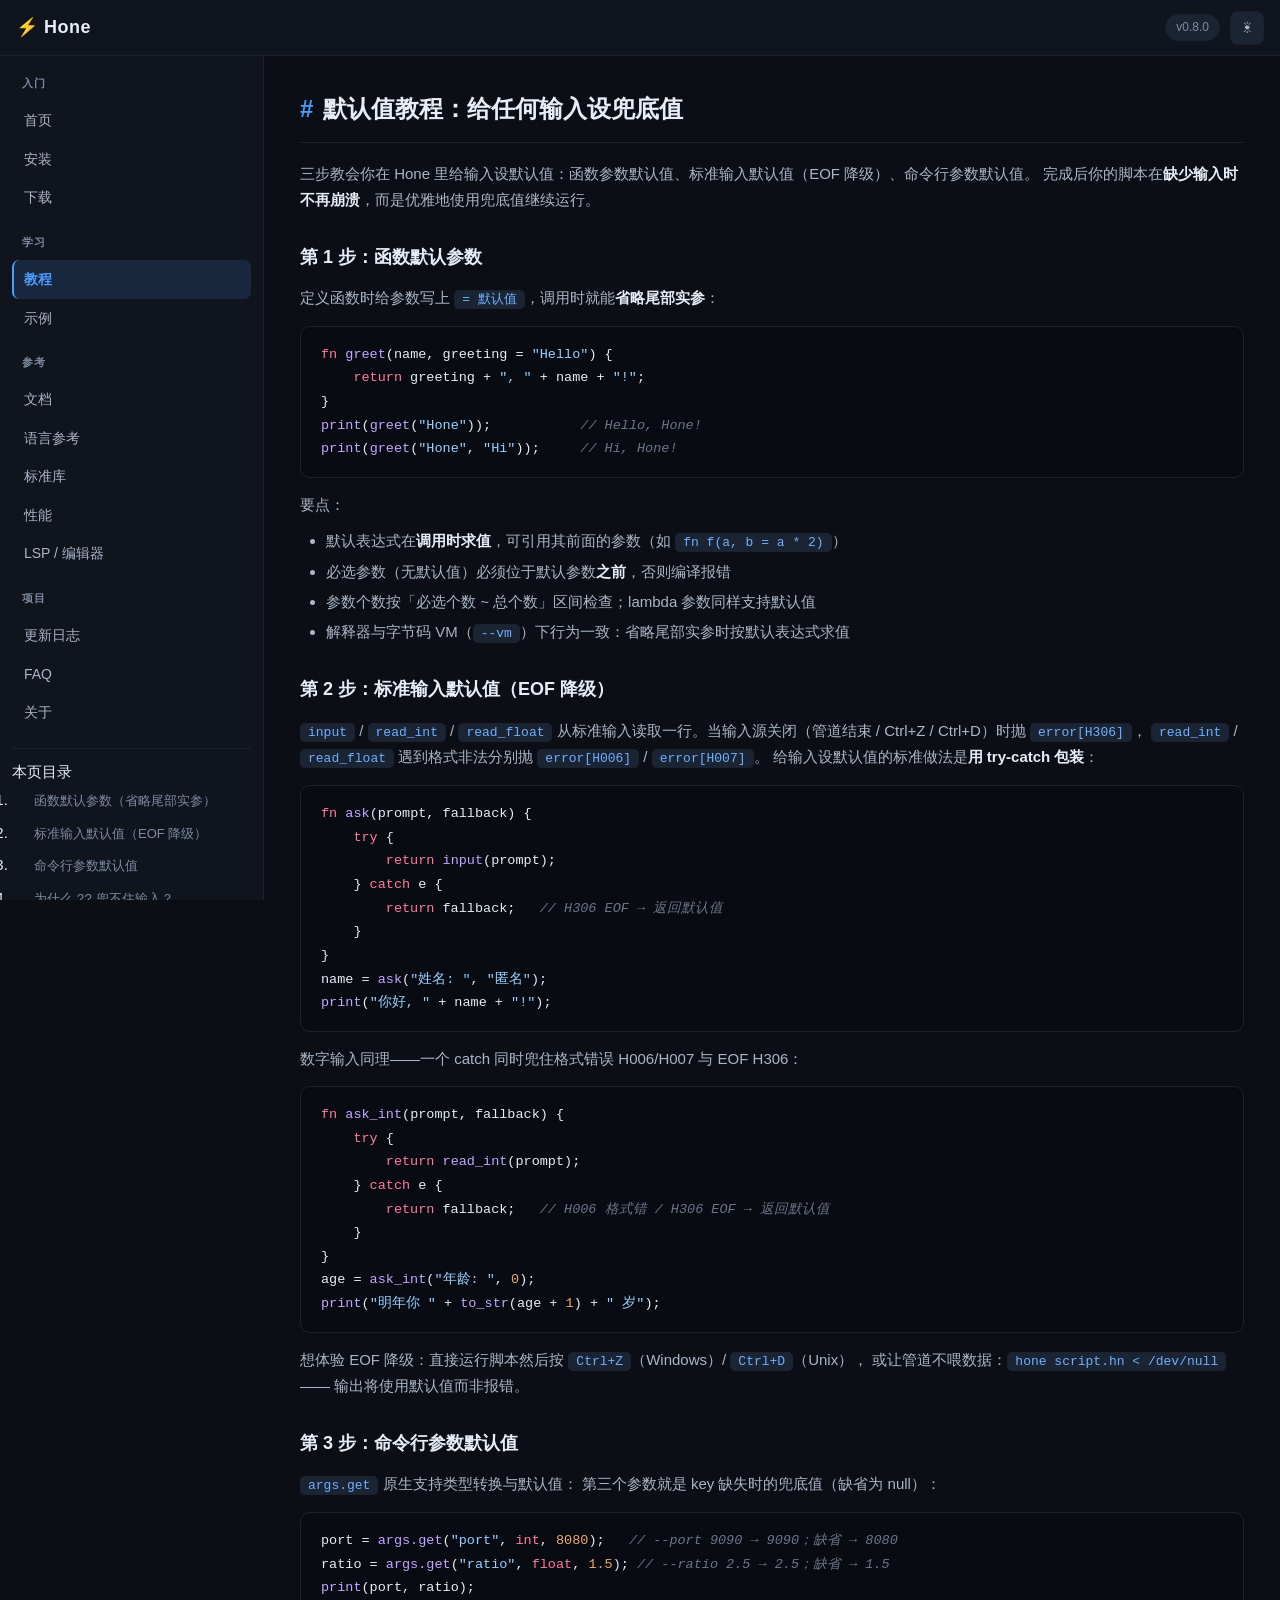
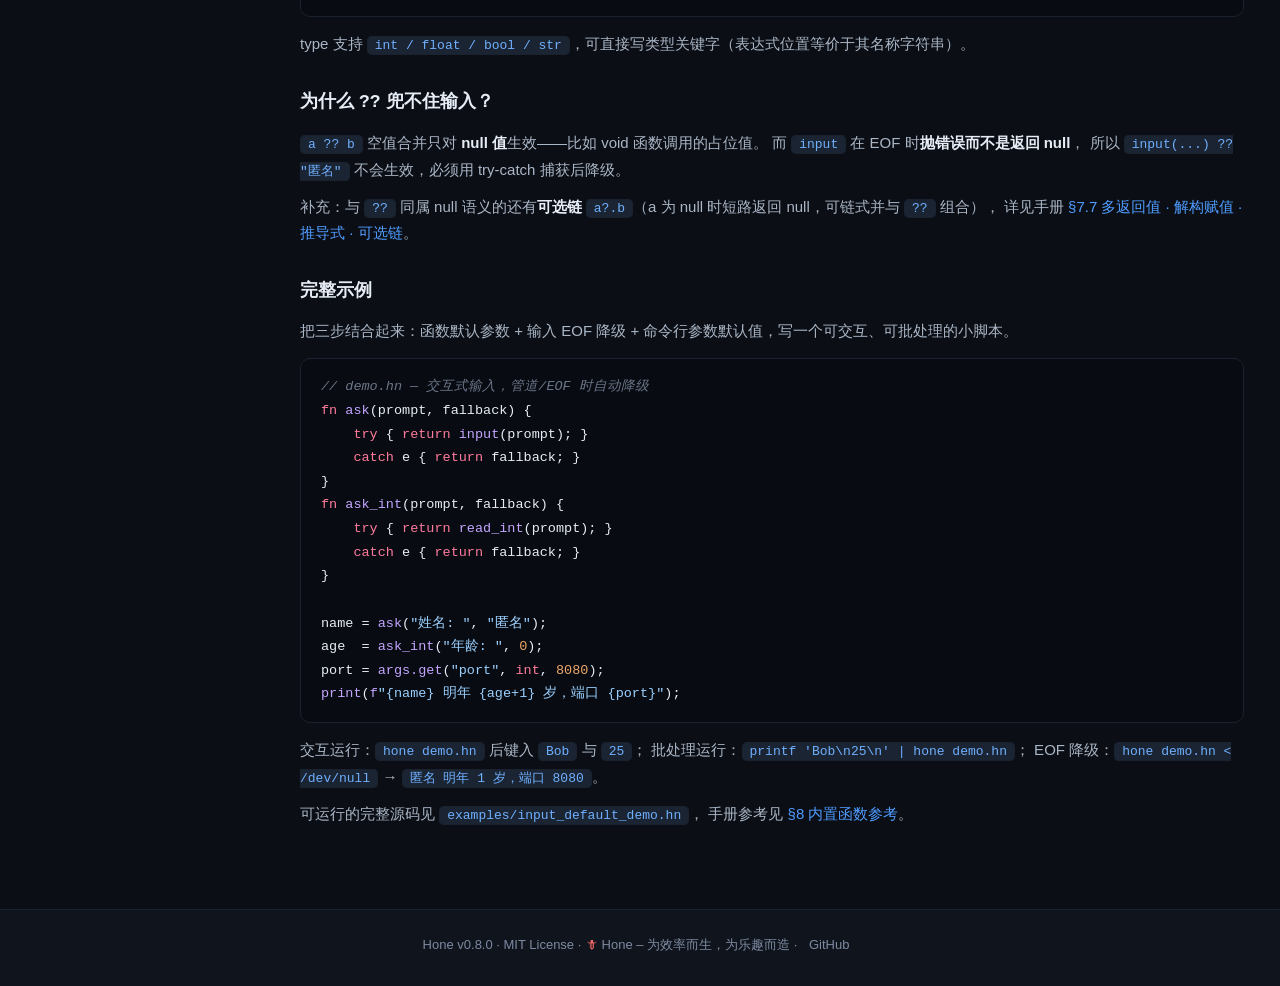
<file: 官网/tutorial.html>
<!DOCTYPE html>
<html lang="zh-CN">
<head>
<meta charset="UTF-8">
<meta name="viewport" content="width=device-width, initial-scale=1.0">
<title>Hone 默认值教程</title>
<meta name="description" content="Hone 默认值教程：函数默认参数、标准输入默认值（EOF 降级）、命令行参数默认值，三步教会你给任何输入设兜底值。">
<meta name="theme-color" content="#0b0e14">
<link rel="icon" href="favicon.png" type="image/png">
<link rel="stylesheet" href="style.css">
</head>
<body>
<header>
  <button class="menu-btn" onclick="toggleNav()" aria-label="菜单">&#9776;</button>
  <span class="logo"><span class="mark">&#9889;</span> Hone</span>
  <span class="spacer"></span>
  <span class="right">
    <span class="ver">v0.8.0</span>
    <button class="theme-toggle" onclick="toggleTheme()" title="切换主题" aria-label="切换主题"><span class="ti-light">&#9728;</span><span class="ti-dark">&#127769;</span></button>
  </span>
</header>

<aside class="sidebar" id="sidebar">
  <nav>
    <div class="nav-group">
      <div class="nav-title">入门</div>
      <a href="index.html">首页</a>
      <a href="install.html">安装</a>
      <a href="download.html">下载</a>
    </div>
    <div class="nav-group">
      <div class="nav-title">学习</div>
      <a href="tutorial.html" class="active">教程</a>
      <a href="examples.html">示例</a>
    </div>
    <div class="nav-group">
      <div class="nav-title">参考</div>
      <a href="docs.html">文档</a>
      <a href="language.html">语言参考</a>
      <a href="stdlib.html">标准库</a>
      <a href="perf.html">性能</a>
      <a href="lsp.html">LSP / 编辑器</a>
    </div>
    <div class="nav-group">
      <div class="nav-title">项目</div>
      <a href="changelog.html">更新日志</a>
      <a href="faq.html">FAQ</a>
      <a href="about.html">关于</a>
    </div>
    <div class="page-toc">
      <div class="nav-title">本页目录</div>
      <ol>
      <li><a href="#fn">函数默认参数（省略尾部实参）</a></li>
      <li><a href="#stdin">标准输入默认值（EOF 降级）</a></li>
      <li><a href="#args">命令行参数默认值</a></li>
      <li><a href="#why">为什么 <code>??</code> 兜不住输入？</a></li>
      <li><a href="#full">完整示例</a></li>
    </ol>
    </div>
  </nav>
</aside>
<div class="sidebar-backdrop" id="navBackdrop"></div>

<main>

  <h2><span class="hash">#</span>默认值教程：给任何输入设兜底值</h2>
  <p>三步教会你在 Hone 里给输入设默认值：函数参数默认值、标准输入默认值（EOF 降级）、命令行参数默认值。
    完成后你的脚本在<strong>缺少输入时不再崩溃</strong>，而是优雅地使用兜底值继续运行。</p>

  

  <section id="fn">
    <h3>第 1 步：函数默认参数</h3>
    <p>定义函数时给参数写上 <code class="inline">= 默认值</code>，调用时就能<strong>省略尾部实参</strong>：</p>
<pre><code><span class="k">fn</span> <span class="f">greet</span>(name, greeting = <span class="s">"Hello"</span>) {
    <span class="k">return</span> greeting + <span class="s">", "</span> + name + <span class="s">"!"</span>;
}
<span class="f">print</span>(<span class="f">greet</span>(<span class="s">"Hone"</span>));           <span class="c">// Hello, Hone!</span>
<span class="f">print</span>(<span class="f">greet</span>(<span class="s">"Hone"</span>, <span class="s">"Hi"</span>));     <span class="c">// Hi, Hone!</span></code></pre>
    <p>要点：</p>
    <ul>
      <li>默认表达式在<strong>调用时求值</strong>，可引用其前面的参数（如 <code class="inline">fn f(a, b = a * 2)</code>）</li>
      <li>必选参数（无默认值）必须位于默认参数<strong>之前</strong>，否则编译报错</li>
      <li>参数个数按「必选个数 ~ 总个数」区间检查；lambda 参数同样支持默认值</li>
      <li>解释器与字节码 VM（<code class="inline">--vm</code>）下行为一致：省略尾部实参时按默认表达式求值</li>
    </ul>
  </section>

  <section id="stdin">
    <h3>第 2 步：标准输入默认值（EOF 降级）</h3>
    <p><code class="inline">input</code> / <code class="inline">read_int</code> / <code class="inline">read_float</code>
      从标准输入读取一行。当输入源关闭（管道结束 / Ctrl+Z / Ctrl+D）时抛 <code class="inline">error[H306]</code>，
      <code class="inline">read_int</code> / <code class="inline">read_float</code> 遇到格式非法分别抛
      <code class="inline">error[H006]</code> / <code class="inline">error[H007]</code>。
      给输入设默认值的标准做法是<strong>用 try-catch 包装</strong>：</p>
<pre><code><span class="k">fn</span> <span class="f">ask</span>(prompt, fallback) {
    <span class="k">try</span> {
        <span class="k">return</span> <span class="f">input</span>(prompt);
    } <span class="k">catch</span> e {
        <span class="k">return</span> fallback;   <span class="c">// H306 EOF → 返回默认值</span>
    }
}
name = <span class="f">ask</span>(<span class="s">"姓名: "</span>, <span class="s">"匿名"</span>);
<span class="f">print</span>(<span class="s">"你好, "</span> + name + <span class="s">"!"</span>);</code></pre>
    <p>数字输入同理——一个 catch 同时兜住格式错误 H006/H007 与 EOF H306：</p>
<pre><code><span class="k">fn</span> <span class="f">ask_int</span>(prompt, fallback) {
    <span class="k">try</span> {
        <span class="k">return</span> <span class="f">read_int</span>(prompt);
    } <span class="k">catch</span> e {
        <span class="k">return</span> fallback;   <span class="c">// H006 格式错 / H306 EOF → 返回默认值</span>
    }
}
age = <span class="f">ask_int</span>(<span class="s">"年龄: "</span>, <span class="n">0</span>);
<span class="f">print</span>(<span class="s">"明年你 "</span> + <span class="f">to_str</span>(age + <span class="n">1</span>) + <span class="s">" 岁"</span>);</code></pre>
    <p>想体验 EOF 降级：直接运行脚本然后按 <code class="inline">Ctrl+Z</code>（Windows）/ <code class="inline">Ctrl+D</code>（Unix），
      或让管道不喂数据：<code class="inline">hone script.hn &lt; /dev/null</code> —— 输出将使用默认值而非报错。</p>
  </section>

  <section id="args">
    <h3>第 3 步：命令行参数默认值</h3>
    <p><code class="inline">args.get</code> 原生支持类型转换与默认值：
      第三个参数就是 key 缺失时的兜底值（缺省为 null）：</p>
<pre><code>port = <span class="f">args.get</span>(<span class="s">"port"</span>, <span class="k">int</span>, <span class="n">8080</span>);   <span class="c">// --port 9090 → 9090；缺省 → 8080</span>
ratio = <span class="f">args.get</span>(<span class="s">"ratio"</span>, <span class="k">float</span>, <span class="n">1.5</span>); <span class="c">// --ratio 2.5 → 2.5；缺省 → 1.5</span>
<span class="f">print</span>(port, ratio);</code></pre>
    <p>type 支持 <code class="inline">int / float / bool / str</code>，可直接写类型关键字（表达式位置等价于其名称字符串）。</p>
  </section>

  <section id="why">
    <h3>为什么 <code>??</code> 兜不住输入？</h3>
    <p><code class="inline">a ?? b</code> 空值合并只对 <strong>null 值</strong>生效——比如 void 函数调用的占位值。
      而 <code class="inline">input</code> 在 EOF 时<strong>抛错误而不是返回 null</strong>，
      所以 <code class="inline">input(...) ?? "匿名"</code> 不会生效，必须用 try-catch 捕获后降级。</p>
    <p>补充：与 <code class="inline">??</code> 同属 null 语义的还有<strong>可选链</strong>
      <code class="inline">a?.b</code>（a 为 null 时短路返回 null，可链式并与 <code class="inline">??</code> 组合），
      详见手册 <a href="docs.html#lang-new">§7.7 多返回值 · 解构赋值 · 推导式 · 可选链</a>。</p>
  </section>

  <section id="full">
    <h3>完整示例</h3>
    <p>把三步结合起来：函数默认参数 + 输入 EOF 降级 + 命令行参数默认值，写一个可交互、可批处理的小脚本。</p>
<pre><code><span class="c">// demo.hn — 交互式输入，管道/EOF 时自动降级</span>
<span class="k">fn</span> <span class="f">ask</span>(prompt, fallback) {
    <span class="k">try</span> { <span class="k">return</span> <span class="f">input</span>(prompt); }
    <span class="k">catch</span> e { <span class="k">return</span> fallback; }
}
<span class="k">fn</span> <span class="f">ask_int</span>(prompt, fallback) {
    <span class="k">try</span> { <span class="k">return</span> <span class="f">read_int</span>(prompt); }
    <span class="k">catch</span> e { <span class="k">return</span> fallback; }
}

name = <span class="f">ask</span>(<span class="s">"姓名: "</span>, <span class="s">"匿名"</span>);
age  = <span class="f">ask_int</span>(<span class="s">"年龄: "</span>, <span class="n">0</span>);
port = <span class="f">args.get</span>(<span class="s">"port"</span>, <span class="k">int</span>, <span class="n">8080</span>);
<span class="f">print</span>(<span class="f">f</span><span class="s">"{name} 明年 {age+1} 岁，端口 {port}"</span>);</code></pre>
    <p>交互运行：<code class="inline">hone demo.hn</code> 后键入 <code class="inline">Bob</code> 与 <code class="inline">25</code>；
      批处理运行：<code class="inline">printf 'Bob\n25\n' | hone demo.hn</code>；
      EOF 降级：<code class="inline">hone demo.hn &lt; /dev/null</code> → <code class="inline">匿名 明年 1 岁，端口 8080</code>。</p>
    <p>可运行的完整源码见 <code class="inline">examples/input_default_demo.hn</code>，
      手册参考见 <a href="docs.html#builtins">§8 内置函数参考</a>。</p>
  </section>

</main>

<footer>
  Hone v0.8.0 &middot; MIT License &middot; <span class="sword">&#128481;</span> Hone &ndash; 为效率而生，为乐趣而造
  &middot; <a href="https://github.com/shichencike/Hone">GitHub</a>
</footer>

<script src="site.js"></script>

</body>
</html>
</file>
<file: 官网/style.css>
/* ==========================================================================
   Hone 官网样式（重构版 v3 · 文档站）
   主题：冷蓝精致风，深色为默认，浅色经 [data-theme] 切换
   兼容性：目标 Android 8.1（Chrome 61 / WebView）——
     · flex 间距用 margin（flex gap 需 Chrome 84+）
     · 不用 aspect-ratio / clamp / min() / max() / :is() / :where()
     · 不用 backdrop-filter / prefers-color-scheme
     · CSS 变量（Chrome 49+）、grid（57+）、sticky（56+）均可；布局用 fixed 更稳
     · JS 全部 var + function 声明，兼容 ES5 风格
   ========================================================================== */

/* ---------- 主题变量：深色为默认 ---------- */
:root {
  --bg: #0b0e14;
  --bg-soft: #0f141d;
  --surface: #141b26;
  --surface-2: #1b2433;
  --border: #243044;
  --border-soft: #1a2230;
  --text: #e6edf6;
  --text-2: #aab6c6;
  --text-3: #7d8aa0;
  --accent: #4f9cff;
  --accent-2: #6fb0ff;
  --accent-dim: rgba(79, 156, 255, 0.14);
  --green: #46c463;
  --yellow: #d6a02a;
  --red: #ff6b6b;
  --purple: #b48cff;
  --code-bg: #080b11;
  --code-key: #ff7b9c;
  --code-str: #9ad0ff;
  --code-num: #f0a868;
  --code-fn: #c4a6ff;
  --code-com: #6b7689;
  --shadow: 0 8px 24px rgba(0, 0, 0, 0.4);
  --radius: 10px;
  --header-h: 56px;
  --sidebar-w: 264px;
}

html[data-theme="light"] {
  --bg: #f5f8fc;
  --bg-soft: #eef3f9;
  --surface: #ffffff;
  --surface-2: #f1f5fa;
  --border: #d4dde8;
  --border-soft: #e4eaf1;
  --text: #16202e;
  --text-2: #46566a;
  --text-3: #6b7a8d;
  --accent: #1f6feb;
  --accent-2: #2f7ff0;
  --accent-dim: rgba(31, 111, 235, 0.10);
  --green: #1a7f37;
  --yellow: #9a6700;
  --red: #cf222e;
  --purple: #8250df;
  --code-bg: #f3f6fb;
  --code-key: #cf222e;
  --code-str: #0a4a8c;
  --code-num: #9a4b00;
  --code-fn: #7a3bc4;
  --code-com: #6b7a8d;
  --shadow: 0 6px 20px rgba(120, 140, 170, 0.22);
}

/* ---------- 基础 ---------- */
* { box-sizing: border-box; margin: 0; padding: 0; }
html { scroll-behavior: smooth; }
body {
  font-family: -apple-system, BlinkMacSystemFont, "Segoe UI", "Microsoft YaHei",
    "PingFang SC", "Noto Sans SC", sans-serif;
  background: var(--bg);
  color: var(--text);
  line-height: 1.75;
  font-size: 15px;
  -webkit-font-smoothing: antialiased;
  transition: background-color 0.25s ease, color 0.25s ease;
}
a { color: var(--accent); text-decoration: none; }
a:hover { text-decoration: underline; }
::selection { background: var(--accent-dim); color: var(--accent-2); }
img { max-width: 100%; }

/* 锚点跳转不被固定头遮挡 */
h2, h3, h4, section, [id] { scroll-margin-top: 72px; }

/* ---------- 顶部导航（全宽固定） ---------- */
header {
  position: fixed; top: 0; left: 0; right: 0; z-index: 30;
  height: var(--header-h);
  display: flex; align-items: center;
  padding: 0 16px;
  background: var(--bg-soft);
  border-bottom: 1px solid var(--border-soft);
  transition: background-color 0.25s ease;
}
header .logo {
  font-size: 18px; font-weight: 700;
  color: var(--text);
  letter-spacing: 0.5px;
  white-space: nowrap;
}
header .logo .mark { color: var(--accent); }
header .spacer { flex: 1; }
header .right { display: flex; align-items: center; }
header .ver {
  color: var(--text-3); font-size: 12px;
  background: var(--surface-2);
  border: 1px solid var(--border-soft);
  border-radius: 20px;
  padding: 2px 10px;
  margin-right: 10px;
  white-space: nowrap;
}
header .theme-toggle {
  background: var(--surface-2);
  border: 1px solid var(--border-soft);
  border-radius: 8px;
  color: var(--text-2);
  font-size: 15px;
  width: 34px; height: 34px;
  cursor: pointer;
  transition: color 0.15s ease, border-color 0.15s ease, background 0.15s ease;
}
header .theme-toggle:hover { color: var(--text); border-color: var(--accent); }
header .theme-toggle .ti-dark { display: none; }
html[data-theme="light"] header .theme-toggle .ti-dark { display: inline; }
html[data-theme="light"] header .theme-toggle .ti-light { display: none; }

/* 汉堡按钮：仅移动端显示 */
.menu-btn {
  display: none;
  background: var(--surface-2);
  border: 1px solid var(--border-soft);
  border-radius: 8px;
  color: var(--text-2);
  width: 34px; height: 34px;
  cursor: pointer;
  margin-right: 12px;
  font-size: 16px;
  line-height: 1;
}
.menu-btn:hover { color: var(--text); border-color: var(--accent); }

/* ---------- 左侧目录（桌面固定） ---------- */
.sidebar {
  position: fixed;
  top: var(--header-h); left: 0; bottom: 0;
  width: var(--sidebar-w);
  overflow-y: auto;
  background: var(--bg-soft);
  border-right: 1px solid var(--border-soft);
  padding: 18px 12px 48px;
  z-index: 20;
  transition: left 0.25s ease;
}
.nav-group { margin-bottom: 16px; }
.nav-group > .nav-title {
  font-size: 11px;
  text-transform: uppercase;
  letter-spacing: 0.09em;
  color: var(--text-3);
  font-weight: 700;
  margin: 0 10px 8px;
}
.sidebar a {
  display: block;
  color: var(--text-2);
  font-size: 14px;
  padding: 7px 10px;
  border-radius: 7px;
  border-left: 2px solid transparent;
  white-space: nowrap;
  overflow: hidden;
  text-overflow: ellipsis;
}
.sidebar a:hover { color: var(--text); background: var(--surface); text-decoration: none; }
.sidebar a.active {
  color: var(--accent);
  background: var(--accent-dim);
  border-left-color: var(--accent);
  font-weight: 600;
}
.sidebar .page-toc { margin-top: 4px; padding-top: 10px; border-top: 1px solid var(--border-soft); }
.sidebar .page-toc a { font-size: 13px; padding: 5px 10px 5px 20px; color: var(--text-3); }
.sidebar .page-toc a:hover { color: var(--text); }

/* 移动端抽屉遮罩 */
.sidebar-backdrop {
  display: none;
  position: fixed; inset: 0;
  background: rgba(0, 0, 0, 0.5);
  z-index: 19;
}

/* ---------- 主内容 ---------- */
main {
  margin-left: var(--sidebar-w);
  margin-top: var(--header-h);
  padding: 28px 36px 72px;
  max-width: 1020px;
}
main h1 { font-size: 30px; color: var(--text); margin-bottom: 8px; font-weight: 800; }
main h2 {
  font-size: 24px;
  color: var(--text);
  border-bottom: 1px solid var(--border-soft);
  padding-bottom: 12px;
  margin: 40px 0 18px;
  font-weight: 700;
}
main h2:first-child { margin-top: 4px; }
main h2 .hash { color: var(--accent); margin-right: 10px; }
main h3 { font-size: 18px; color: var(--text); margin: 28px 0 12px; font-weight: 600; }
main h4 { font-size: 15.5px; color: var(--text); margin: 20px 0 10px; font-weight: 600; }
main p { margin: 10px 0; color: var(--text-2); }
main ul, main ol { margin: 10px 0 10px 26px; color: var(--text-2); }
main li { margin: 4px 0; }
main strong { color: var(--text); }

/* ---------- 首页 hero ---------- */
.hero {
  text-align: center;
  padding: 56px 16px 40px;
  background:
    radial-gradient(ellipse 60% 55% at 50% 0%, var(--accent-dim), transparent 70%),
    transparent;
  border-radius: var(--radius);
}
.hero .badge {
  display: inline-block;
  font-size: 12.5px;
  color: var(--accent-2);
  background: var(--accent-dim);
  border: 1px solid var(--border);
  border-radius: 20px;
  padding: 3px 14px;
  margin-bottom: 16px;
}
.hero h1 {
  font-size: 52px;
  font-weight: 800;
  letter-spacing: 1px;
  background: linear-gradient(120deg, var(--accent-2), var(--purple));
  -webkit-background-clip: text;
  -webkit-text-fill-color: transparent;
  background-clip: text;
}
.hero .slogan { font-size: 18px; color: var(--text-2); margin-top: 14px; font-weight: 500; }
.hero .desc { color: var(--text-3); font-size: 14.5px; margin-top: 8px; }
.hero .btns { margin-top: 30px; }
.hero .btns .btn { margin: 0 6px 10px; }

.btn {
  display: inline-block;
  background: var(--surface-2);
  color: var(--text) !important;
  border: 1px solid var(--border);
  border-radius: 8px;
  padding: 10px 24px;
  font-size: 15px;
  text-decoration: none !important;
  transition: border-color 0.15s ease, transform 0.15s ease, background 0.15s ease;
}
.btn:hover { border-color: var(--accent); transform: translateY(-1px); }
.btn.primary {
  background: var(--accent);
  color: #fff !important;
  border-color: var(--accent);
  font-weight: 600;
}
.btn.primary:hover { background: var(--accent-2); }

/* ---------- 特性卡片 ---------- */
.cards {
  display: grid;
  grid-template-columns: repeat(auto-fit, minmax(270px, 1fr));
  grid-gap: 16px;
  margin-top: 22px;
}
.card {
  background: var(--surface);
  border: 1px solid var(--border-soft);
  border-radius: var(--radius);
  padding: 18px 20px;
  transition: border-color 0.15s ease, transform 0.15s ease, box-shadow 0.15s ease;
}
.card:hover { border-color: var(--border); transform: translateY(-2px); box-shadow: var(--shadow); }
.card h4 { color: var(--accent-2); font-size: 15px; margin: 0 0 8px; }
.card p { color: var(--text-2); font-size: 13.5px; margin: 0; }

/* ---------- 代码块 ---------- */
pre {
  background: var(--code-bg);
  border: 1px solid var(--border-soft);
  border-radius: var(--radius);
  padding: 16px 20px;
  overflow-x: auto;
  text-align: left;
  font-family: "SF Mono", Consolas, "JetBrains Mono", "Courier New", monospace;
  font-size: 13.5px;
  line-height: 1.75;
  margin: 14px 0;
}
pre code { color: var(--text); font-family: inherit; }
pre .c { color: var(--code-com); font-style: italic; }
pre .k { color: var(--code-key); }
pre .s { color: var(--code-str); }
pre .n { color: var(--code-num); }
pre .f { color: var(--code-fn); }

code.inline {
  background: var(--surface-2);
  color: var(--accent-2);
  border: 1px solid var(--border-soft);
  padding: 1px 7px;
  border-radius: 5px;
  font-family: "SF Mono", Consolas, "Courier New", monospace;
  font-size: 13px;
}

/* ---------- 表格 ---------- */
table { width: 100%; border-collapse: collapse; margin: 16px 0; font-size: 14px; }
th, td { border: 1px solid var(--border-soft); padding: 9px 14px; text-align: left; }
th { background: var(--surface-2); color: var(--text); font-weight: 600; }
td { color: var(--text-2); }
td code { color: var(--accent-2); }
tr:nth-child(even) td { background: var(--bg-soft); }

/* ---------- 页脚 ---------- */
footer {
  border-top: 1px solid var(--border-soft);
  background: var(--bg-soft);
  padding: 22px 24px 28px;
  text-align: center;
  color: var(--text-3);
  font-size: 13px;
  line-height: 2;
}
footer a { color: var(--text-3); margin: 0 8px; }
footer a:hover { color: var(--accent); }
footer .sword { color: var(--red); }

/* ---------- 文档页内目录（旧 .toc，迁移后一般移入侧栏） ---------- */
.toc {
  background: var(--surface);
  border: 1px solid var(--border-soft);
  border-radius: var(--radius);
  padding: 14px 24px;
  margin: 16px 0;
}
.toc a { font-size: 14px; }
.toc li { margin: 3px 0; }

/* ---------- 搜索框（docs / language） ---------- */
.search-box {
  width: 100%;
  max-width: 460px;
  padding: 10px 14px;
  font-size: 14px;
  background: var(--bg-soft);
  color: var(--text);
  border: 1px solid var(--border);
  border-radius: 8px;
  margin: 14px 0 6px;
  outline: none;
  transition: border-color 0.15s ease, box-shadow 0.15s ease;
}
.search-box:focus { border-color: var(--accent); box-shadow: 0 0 0 3px var(--accent-dim); }
.search-box::placeholder { color: var(--text-3); }
.search-count { color: var(--text-3); font-size: 13px; margin-bottom: 12px; }

/* ---------- 示例页 ---------- */
.example { margin-top: 36px; }
.example .title { font-size: 16.5px; color: var(--text); font-weight: 600; margin-bottom: 4px; }
.example .title::before { content: "▸ "; color: var(--accent); }
.example .note { color: var(--text-3); font-size: 13px; margin-bottom: 10px; }

/* ---------- 下载中心页 ---------- */
.dl-intro { color: var(--text-2); margin-bottom: 8px; }
.dl-card {
  display: flex;
  align-items: center;
  justify-content: space-between;
  flex-wrap: wrap;
  background: var(--surface);
  border: 1px solid var(--border-soft);
  border-radius: var(--radius);
  padding: 16px 22px;
  margin: 10px 0;
  transition: border-color 0.15s ease;
}
.dl-card:hover { border-color: var(--accent); }
.dl-card .dl-os { font-weight: 600; color: var(--text); font-size: 15px; }
.dl-card .dl-file {
  font-family: "SF Mono", Consolas, "Courier New", monospace;
  font-size: 13px;
  color: var(--text-3);
  margin: 2px 0;
}
.dl-card .dl-desc { font-size: 13px; color: var(--text-3); }
.dl-card .btn { padding: 8px 18px; font-size: 14px; }
.dl-btns { display: flex; align-items: center; margin-left: 12px; }
.dl-btns .btn { margin-left: 0; white-space: nowrap; }
.dl-btns .btn:not(:last-child) { margin-right: 10px; }
.dl-note {
  font-size: 13px;
  color: var(--text-3);
  background: var(--surface);
  border: 1px dashed var(--border);
  border-radius: 8px;
  padding: 12px 16px;
  margin-top: 18px;
}

/* ---------- 更新日志页 ---------- */
.release {
  background: var(--surface);
  border: 1px solid var(--border-soft);
  border-radius: var(--radius);
  padding: 20px 24px;
  margin: 16px 0;
}
.release .ver-tag {
  display: inline-block;
  font-family: "SF Mono", Consolas, "Courier New", monospace;
  font-size: 15px;
  font-weight: 700;
  color: var(--accent-2);
  background: var(--accent-dim);
  border: 1px solid var(--border);
  border-radius: 6px;
  padding: 2px 12px;
}
.release .date { color: var(--text-3); font-size: 13px; margin-left: 10px; }
.release h4 { color: var(--text); margin: 14px 0 6px; font-size: 15px; }
.release h4::before { content: "— "; color: var(--accent); }
.release h4 .flag { font-weight: 700; margin-right: 2px; }
.release h4 .flag.add { color: var(--green); }
.release h4 .flag.fix { color: var(--yellow); }
.release h4 .flag.doc { color: var(--accent-2); }
.release h4 .flag.chg { color: var(--purple); }
.release h4 .flag.rem { color: var(--red); }
.release ul { margin: 6px 0 6px 24px; }
.release li { font-size: 14px; color: var(--text-2); margin: 5px 0; }
.release li code { color: var(--accent-2); }

/* ---------- FAQ 页 ---------- */
.faq-item {
  background: var(--surface);
  border: 1px solid var(--border-soft);
  border-radius: var(--radius);
  margin: 12px 0;
  padding: 16px 22px;
}
.faq-item summary {
  cursor: pointer;
  font-size: 15.5px;
  font-weight: 600;
  color: var(--text);
  list-style: none;
  outline: none;
}
.faq-item summary::-webkit-details-marker { display: none; }
.faq-item summary::before { content: "▸ "; color: var(--accent); }
.faq-item[open] summary::before { content: "▾ "; }
.faq-item .faq-a { color: var(--text-2); font-size: 14px; margin-top: 10px; padding-left: 22px; }
.faq-group {
  font-size: 19px; margin: 40px 0 12px; padding-bottom: 8px;
  border-bottom: 1px solid var(--border-soft); color: var(--text); font-weight: 700;
}
.faq-group::before { content: "▸ "; color: var(--accent); }

/* ---------- 关于页 ---------- */
.about-grid {
  display: grid;
  grid-template-columns: repeat(auto-fit, minmax(250px, 1fr));
  grid-gap: 16px;
  margin-top: 20px;
}
.about-grid .card p { font-size: 14px; }
.mono { font-family: "SF Mono", Consolas, "Courier New", monospace; }

/* ---------- 通用小工具 ---------- */
.note {
  font-size: 13.5px;
  color: var(--text-3);
  background: var(--surface);
  border: 1px solid var(--border-soft);
  border-radius: 8px;
  padding: 10px 16px;
  margin: 12px 0;
}
.tag {
  display: inline-block;
  font-size: 12px;
  color: var(--accent-2);
  background: var(--accent-dim);
  border-radius: 4px;
  padding: 1px 8px;
  margin-right: 6px;
}
.badge-new {
  display: inline-block;
  font-size: 11px;
  color: var(--green);
  background: rgba(70, 196, 99, 0.14);
  border: 1px solid var(--border);
  border-radius: 4px;
  padding: 1px 7px;
  margin-left: 8px;
  vertical-align: middle;
}

/* ---------- 响应式：移动端抽屉 ---------- */
@media (max-width: 860px) {
  .menu-btn { display: inline-flex; }
  .sidebar { left: -280px; }
  body.nav-open .sidebar { left: 0; }
  body.nav-open .sidebar-backdrop { display: block; }
  main {
    margin-left: 0;
    padding: 20px 16px 56px;
    max-width: 100%;
  }
  .hero h1 { font-size: 38px; }
  .hero { padding: 40px 8px 30px; }
  pre { font-size: 12.5px; padding: 12px 14px; }
  table { font-size: 13px; }
  th, td { padding: 7px 10px; }
  .dl-card { padding: 14px 16px; }
}

@media (max-width: 480px) {
  .hero h1 { font-size: 30px; }
  .btn { padding: 9px 18px; font-size: 14px; }
  main { padding: 18px 12px 48px; }
}
</file>
